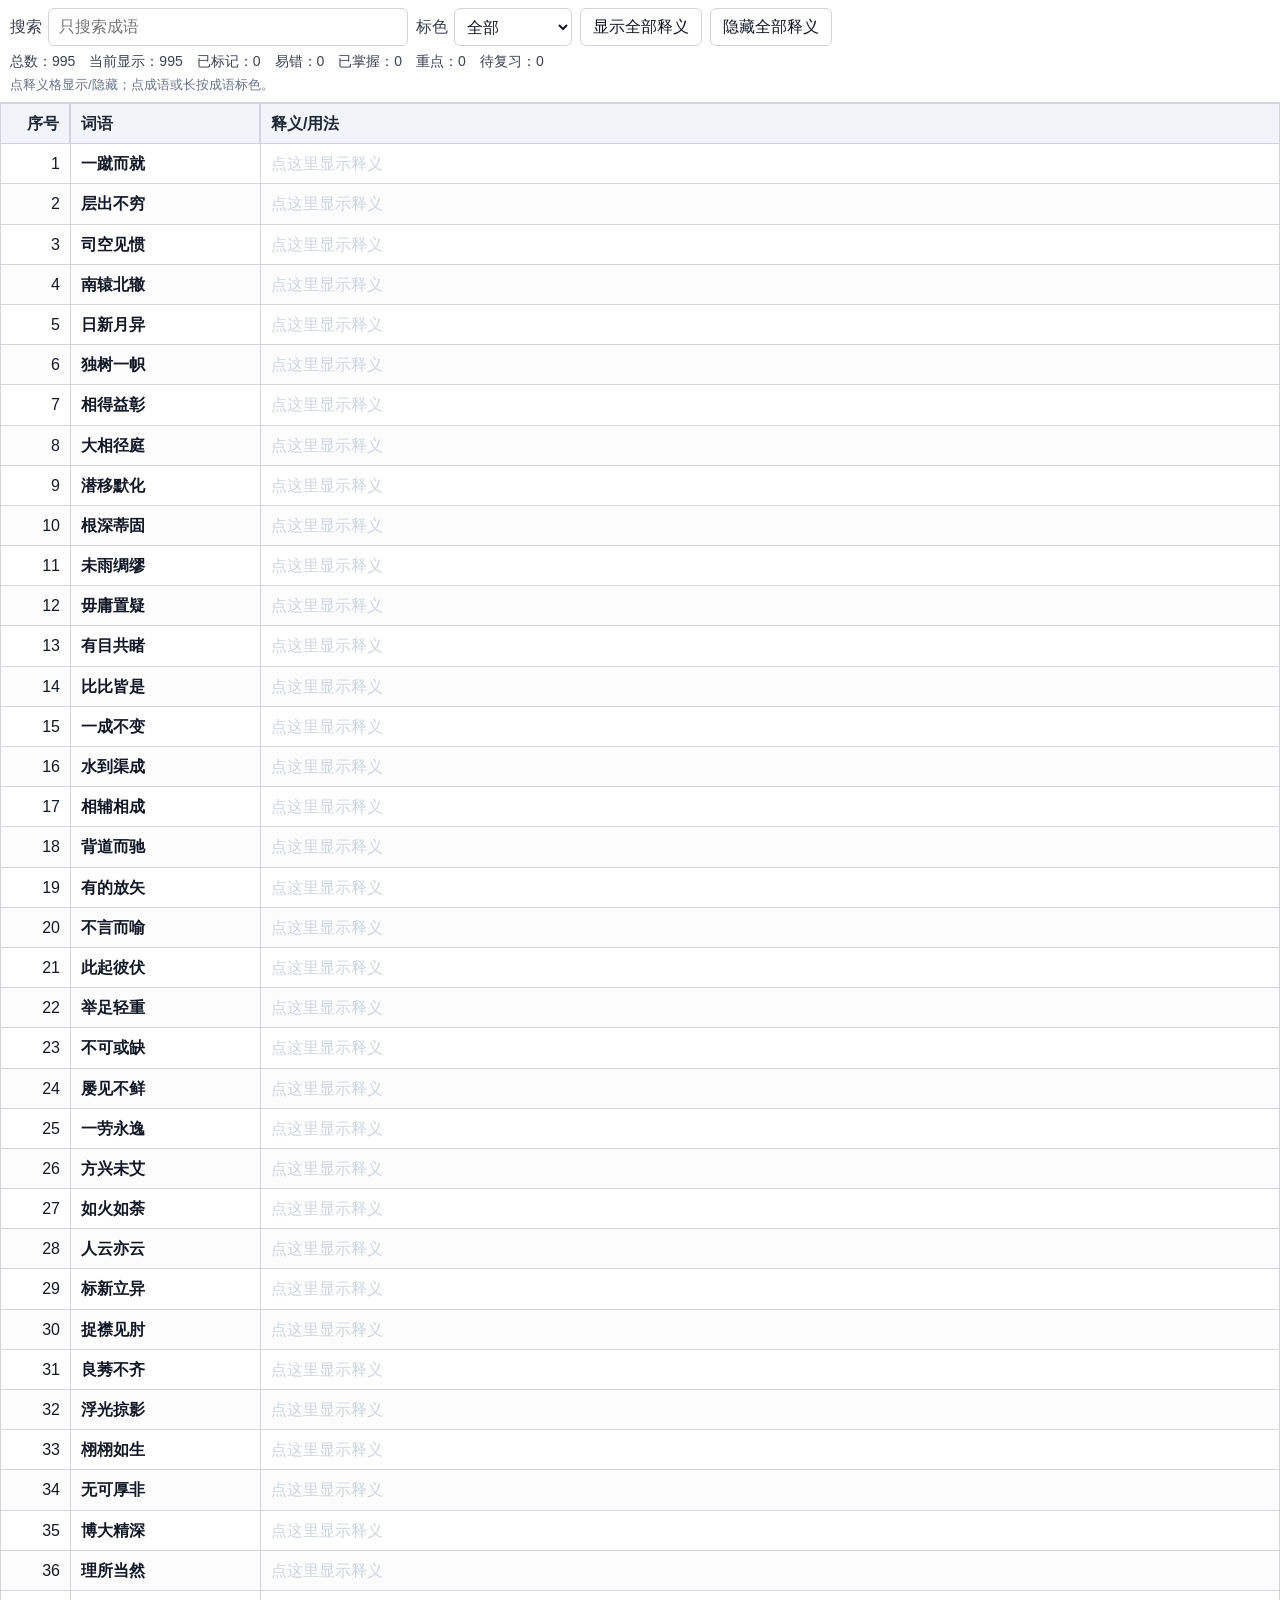
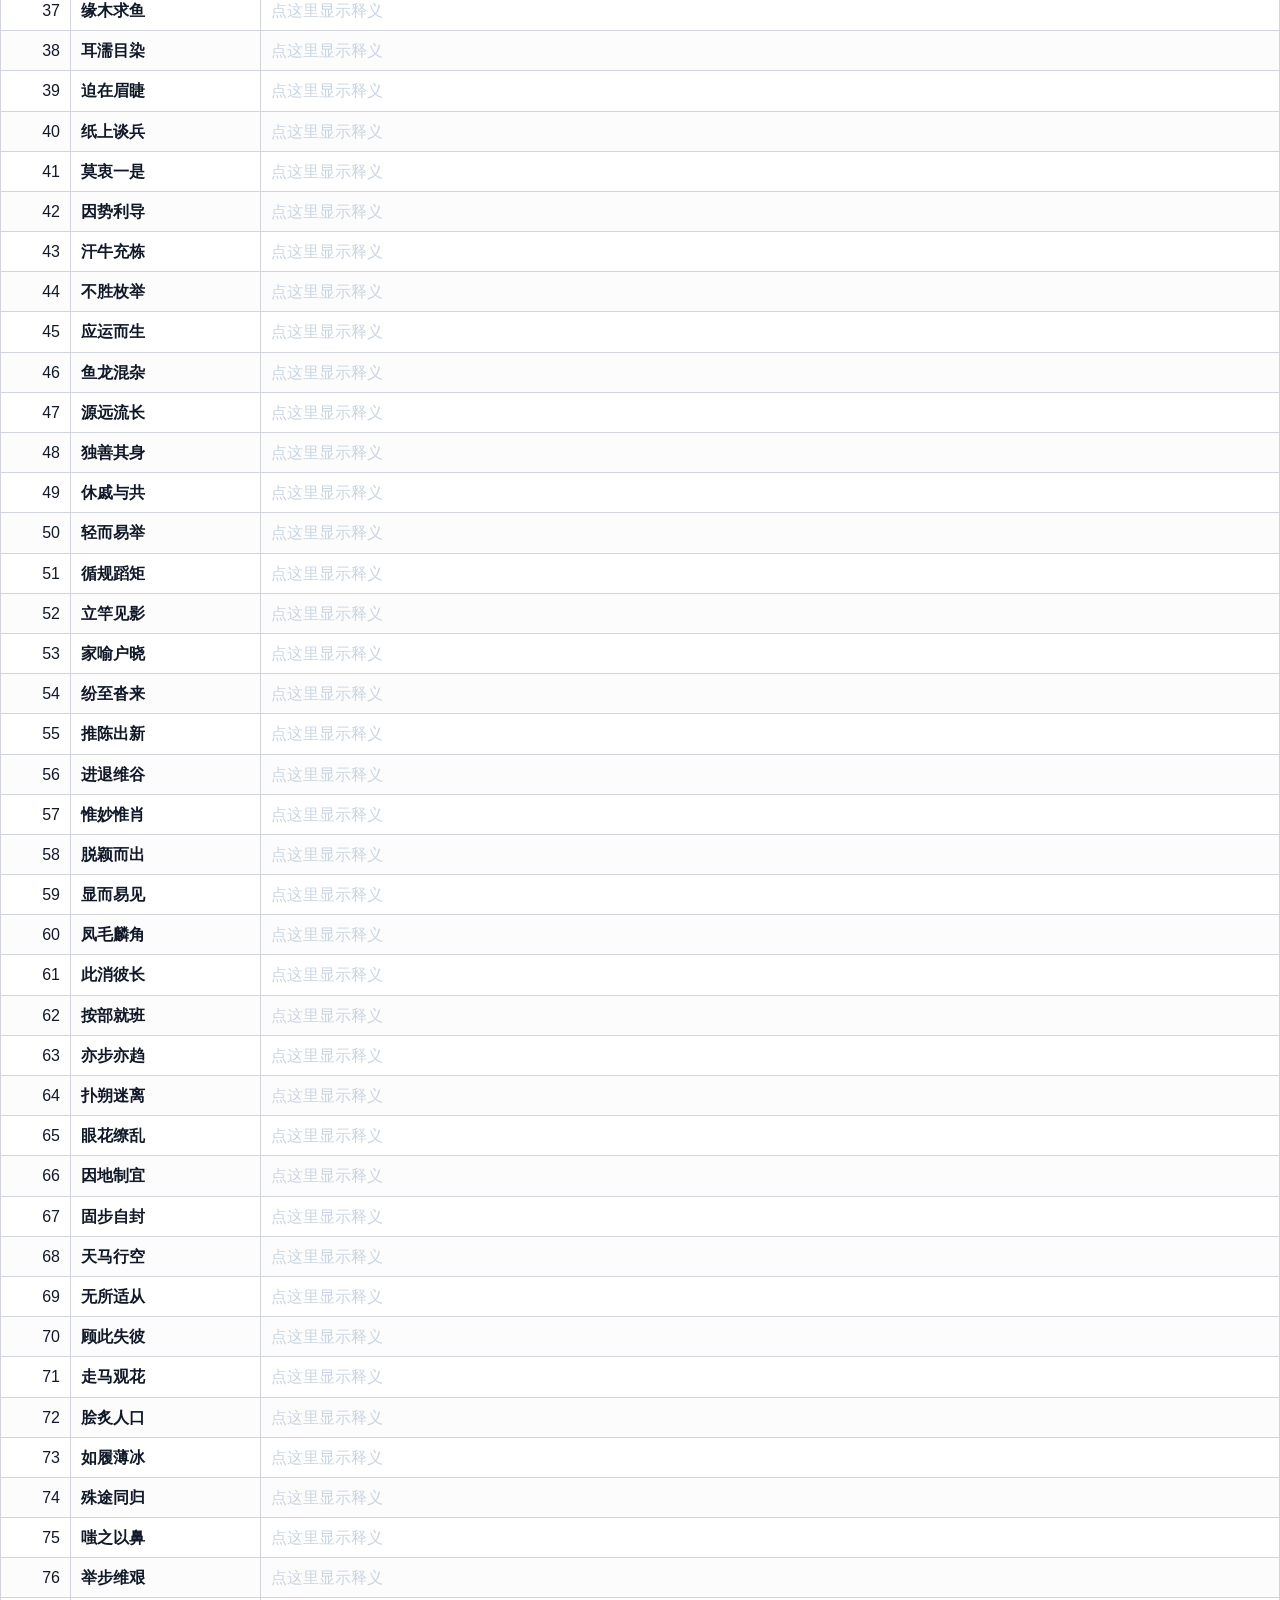
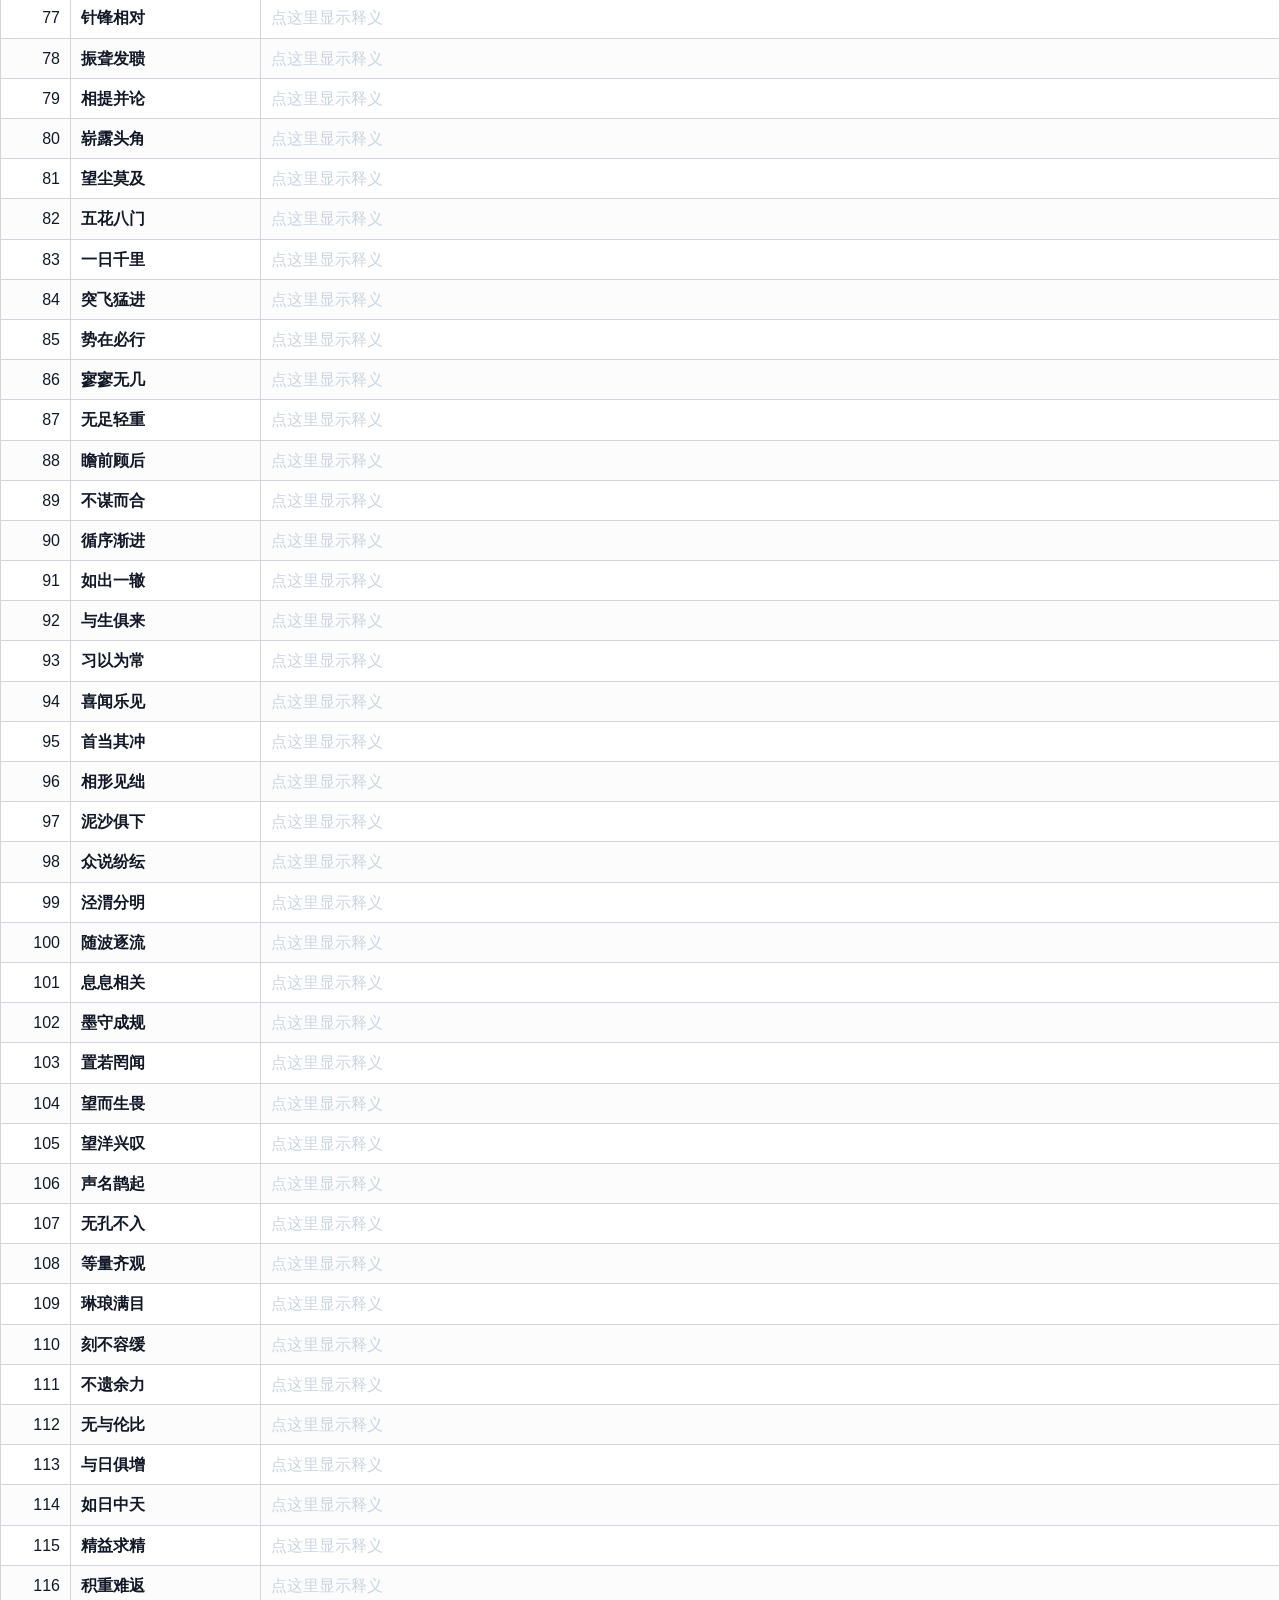
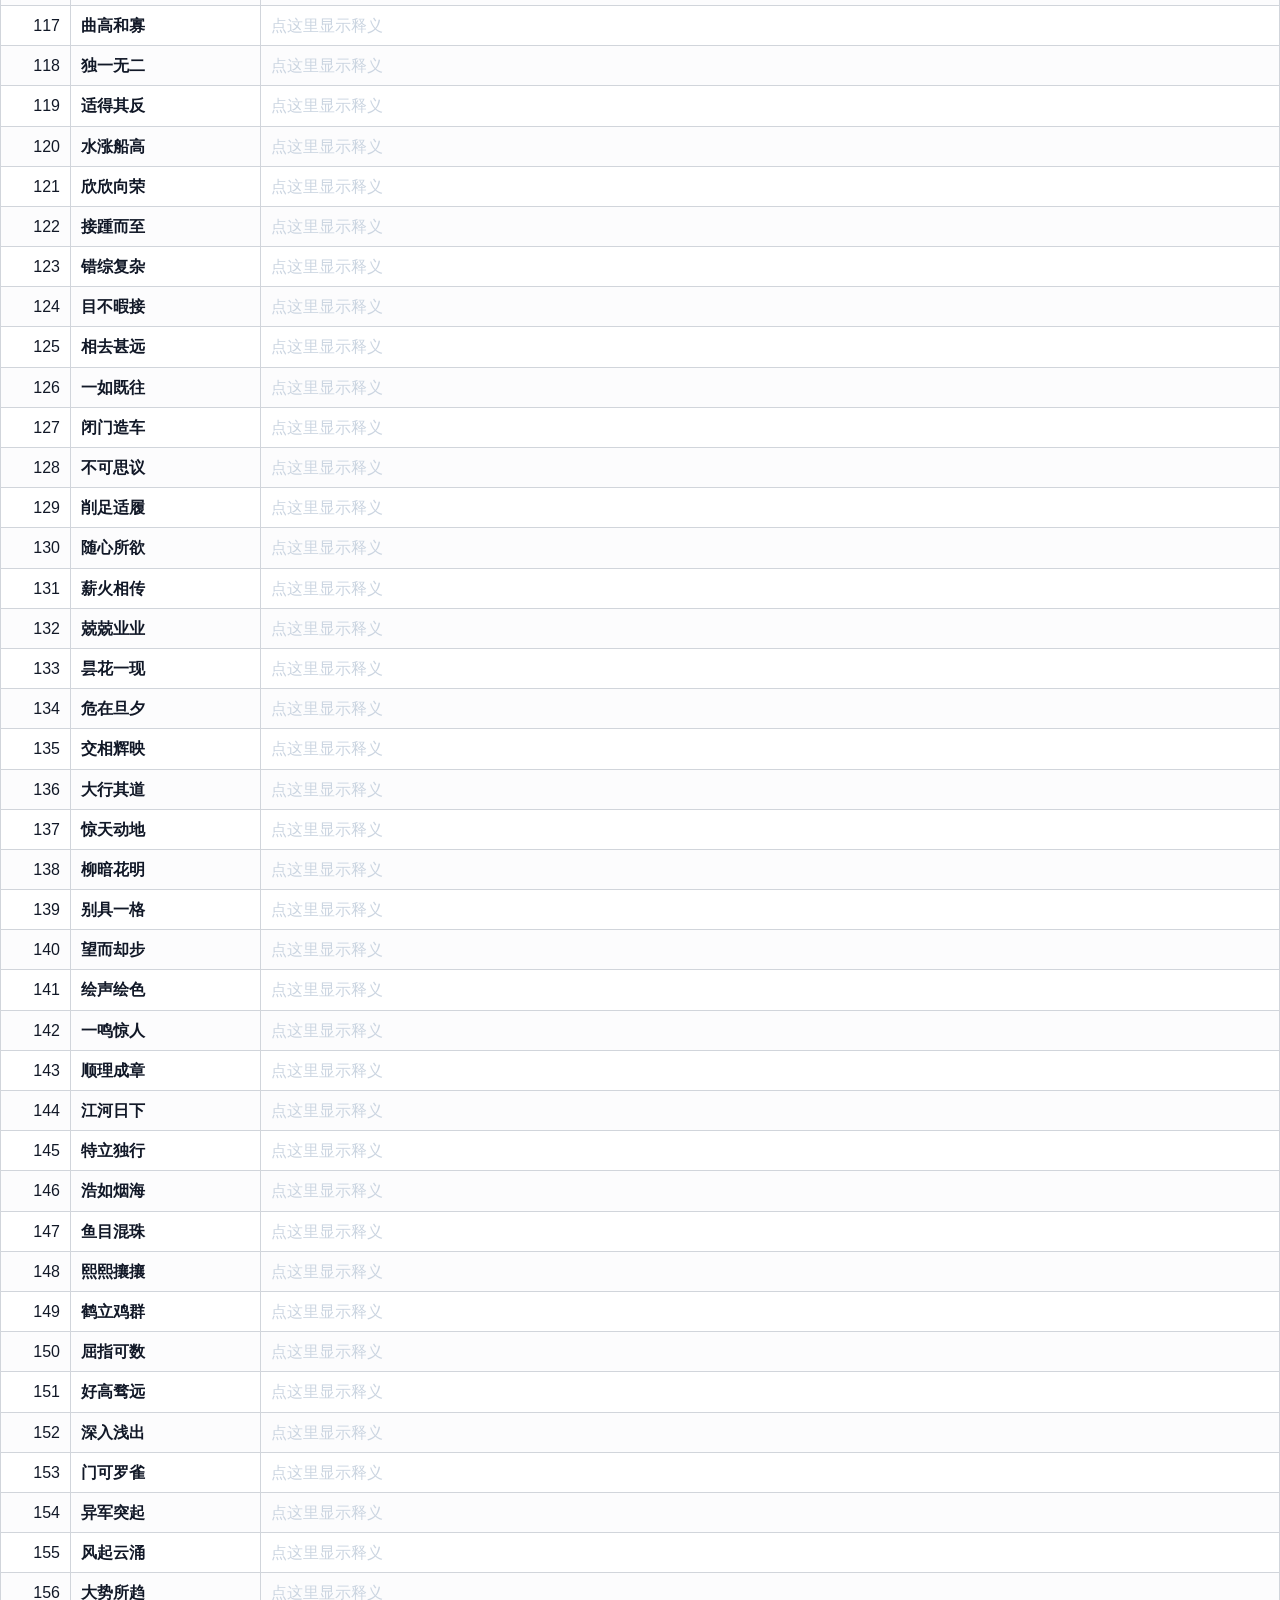
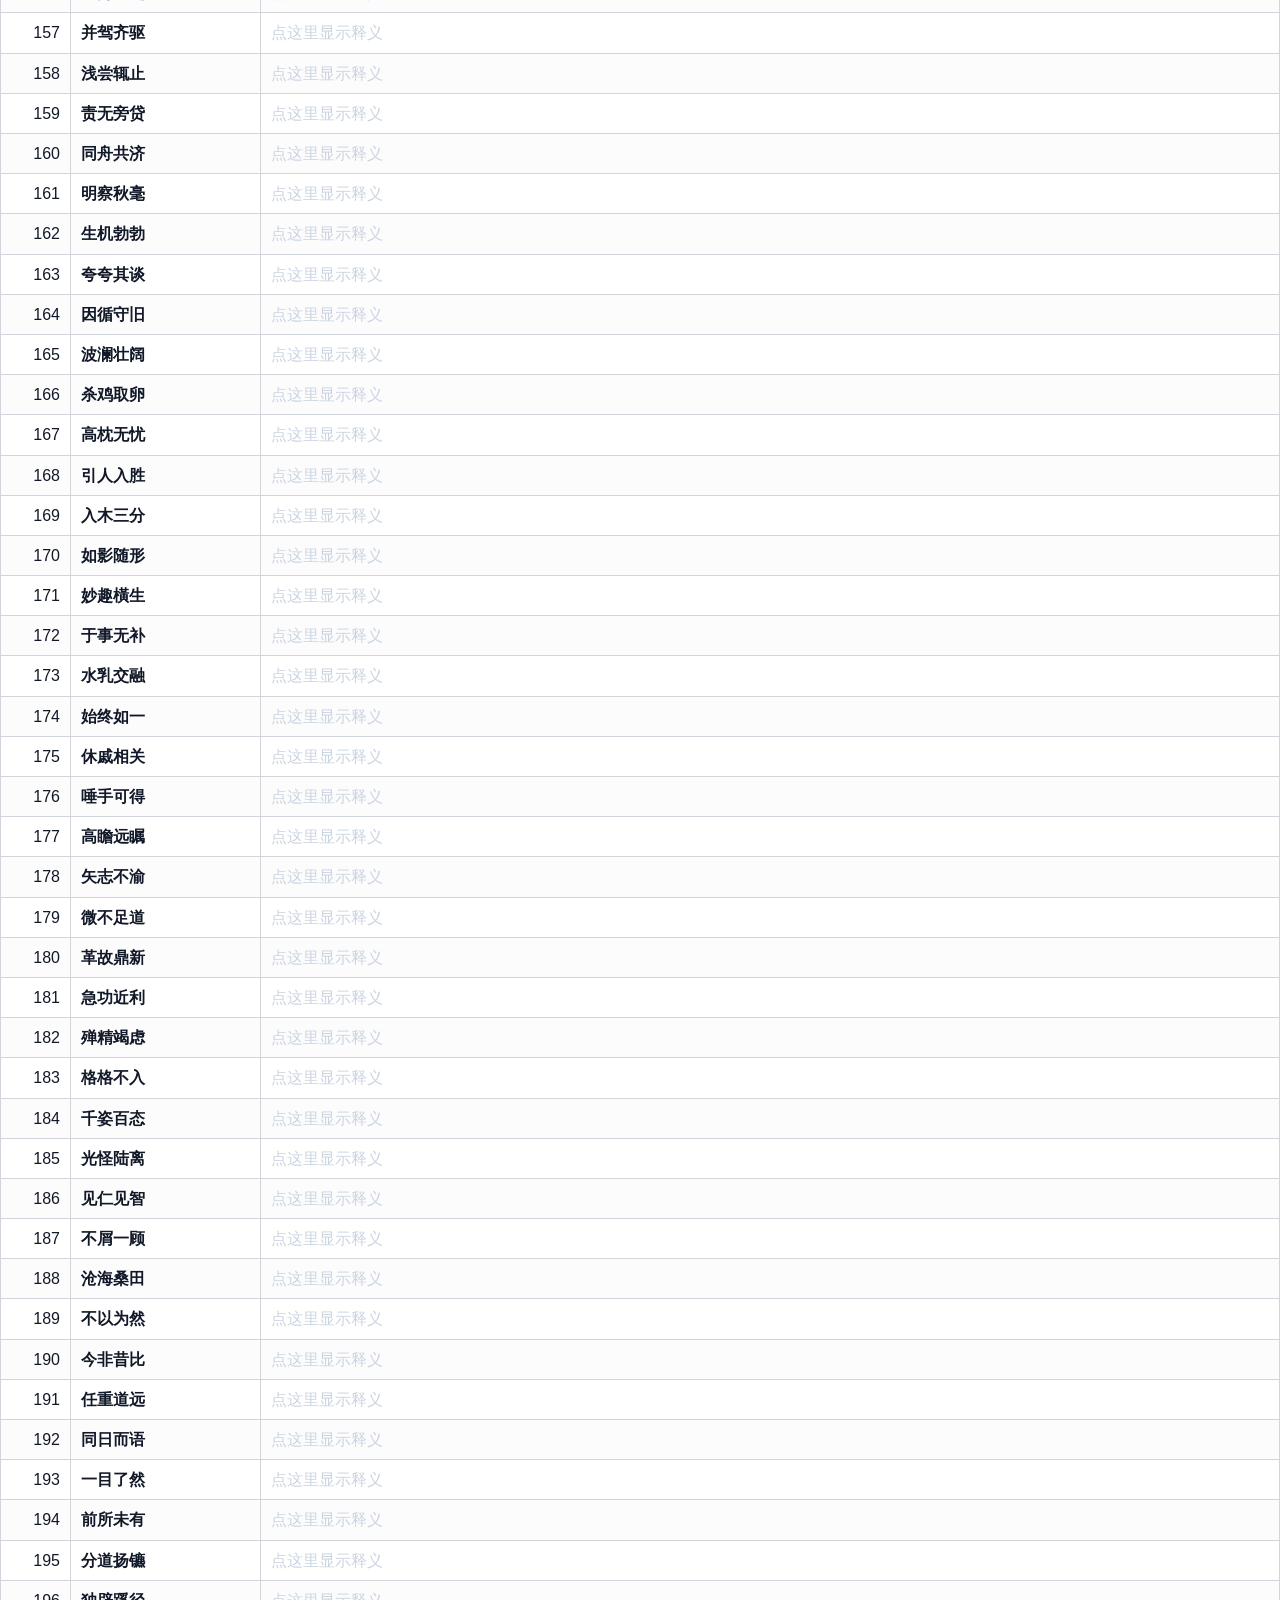
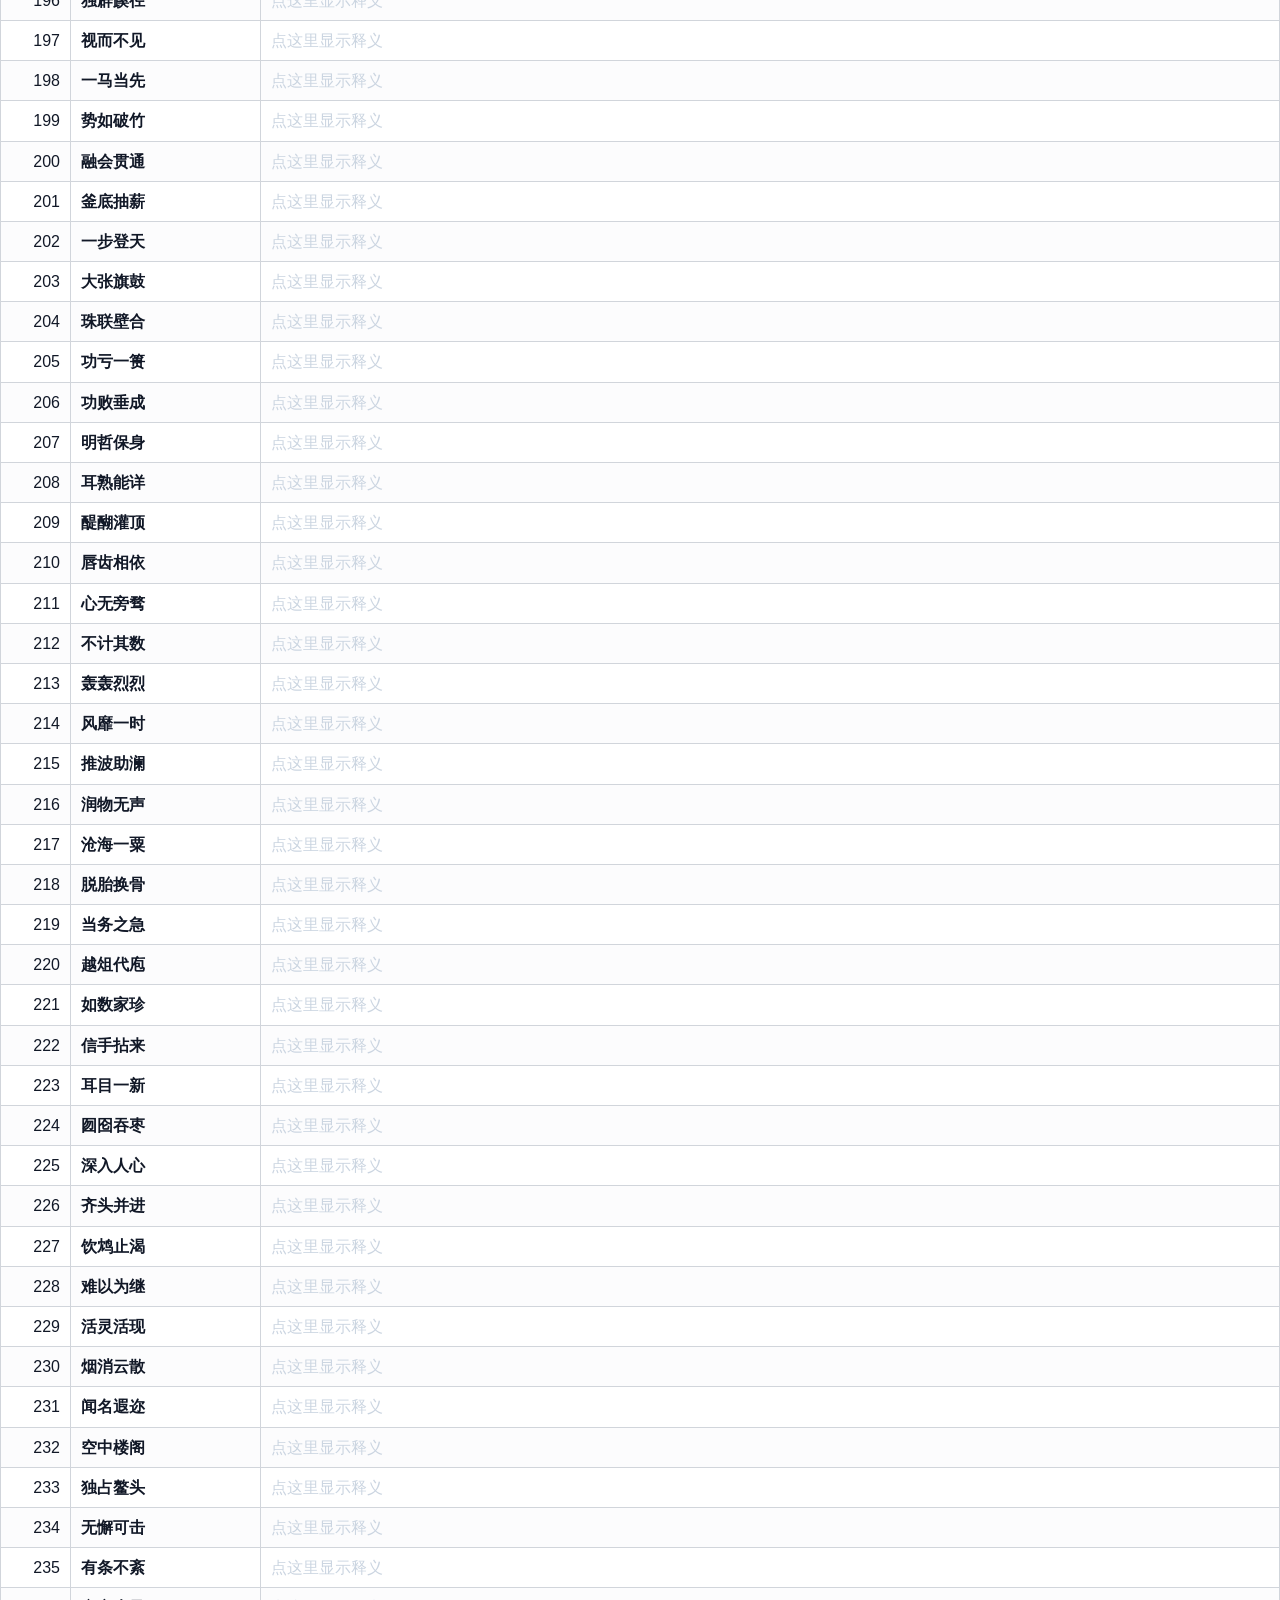
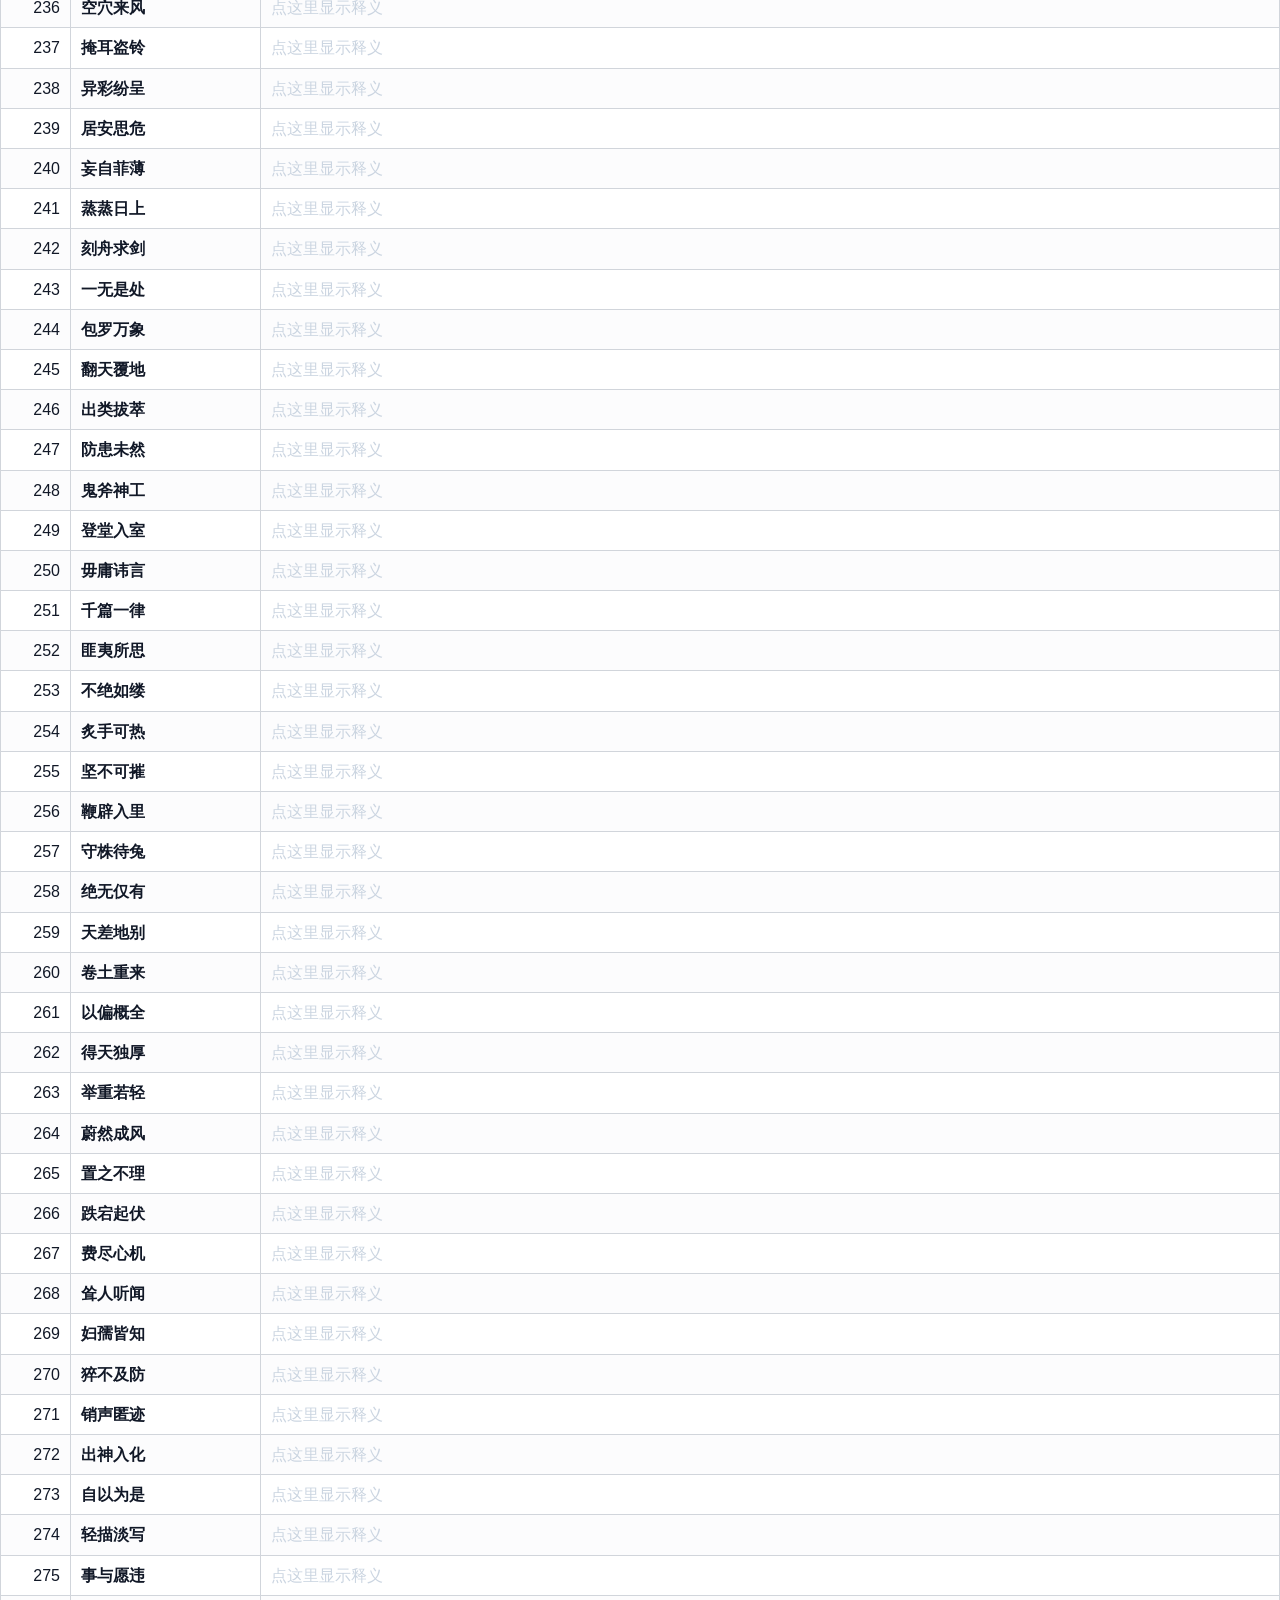
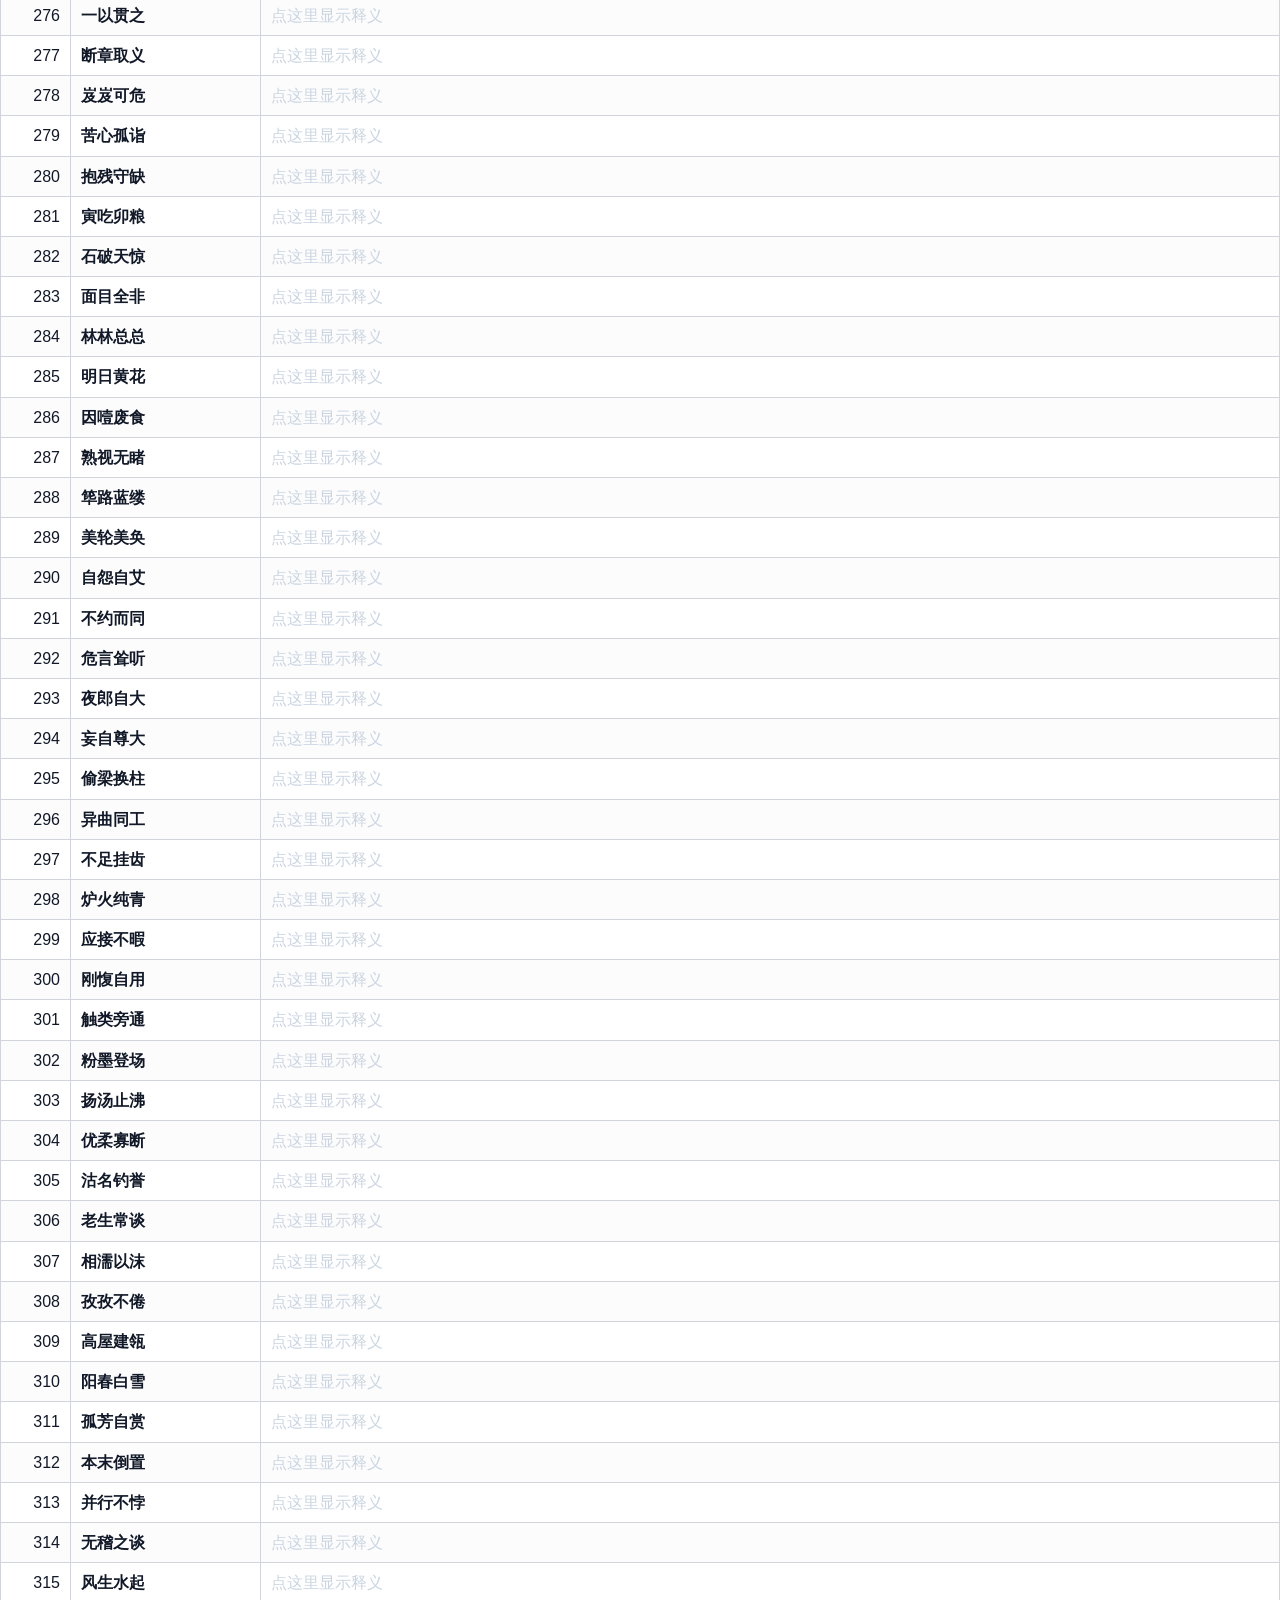
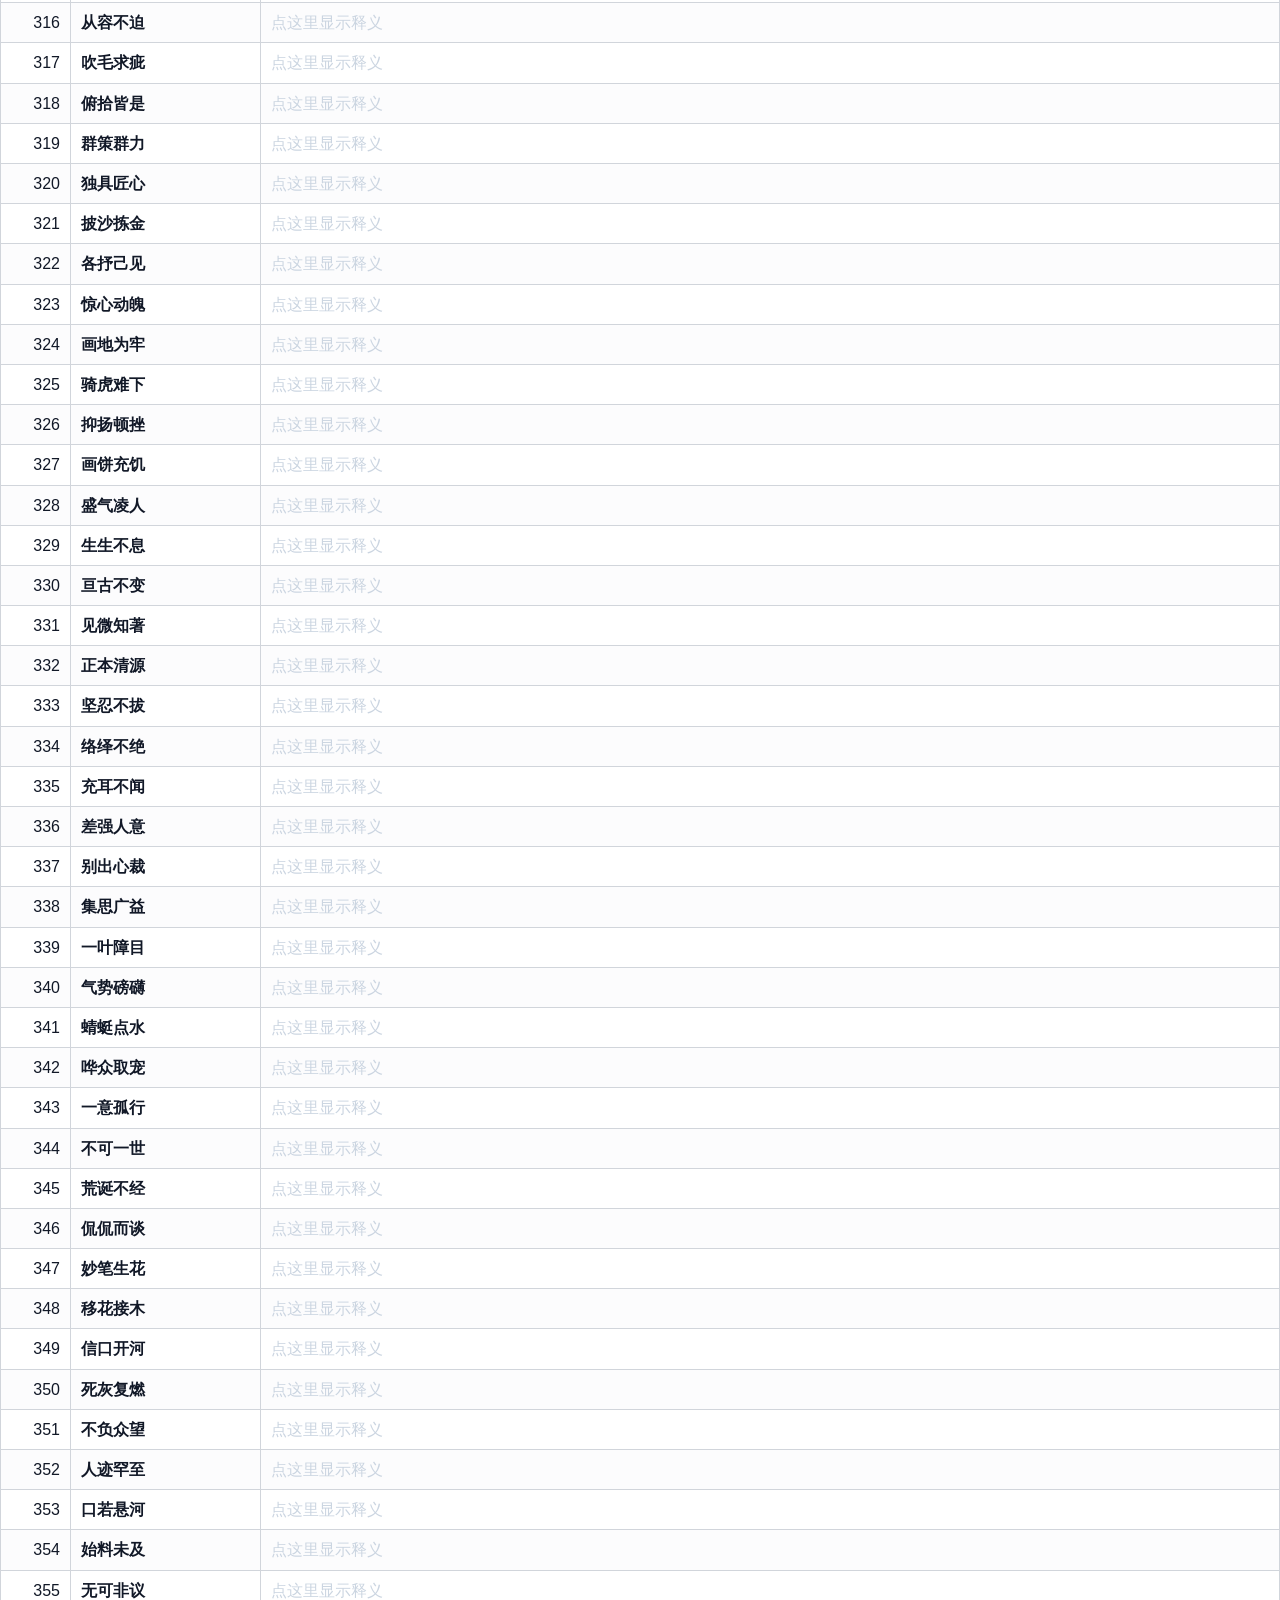
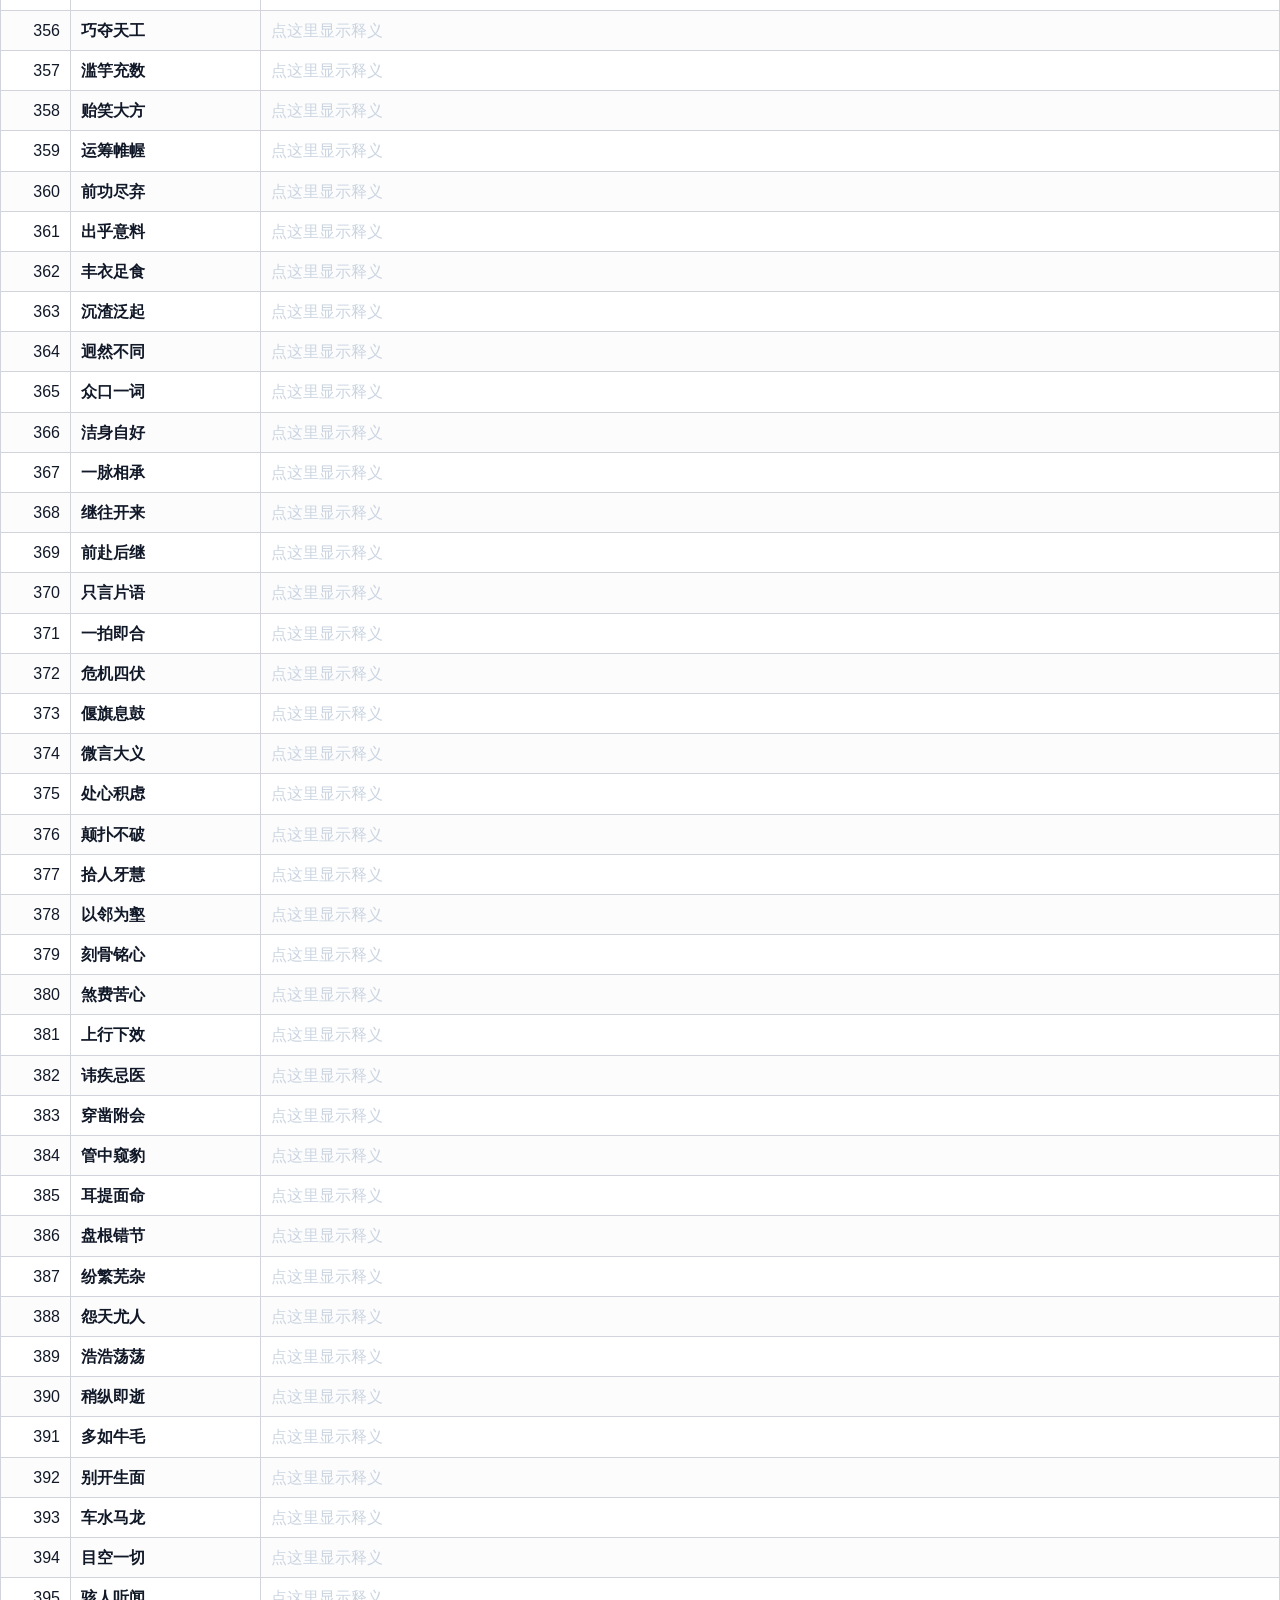
<file: index.html>
<!doctype html>
<html lang="zh-CN">
  <head>
    <meta charset="utf-8">
    <meta name="viewport" content="width=device-width, initial-scale=1, viewport-fit=cover">
    <meta http-equiv="cache-control" content="no-cache, no-store, must-revalidate">
    <meta http-equiv="pragma" content="no-cache">
    <meta http-equiv="expires" content="0">
    <meta name="apple-mobile-web-app-capable" content="yes">
    <meta name="apple-mobile-web-app-title" content="背成语">
    <meta name="format-detection" content="telephone=no">
    <title>背成语</title>
    <link rel="icon" href="data:image/svg+xml,<svg xmlns='http://www.w3.org/2000/svg' viewBox='0 0 100 100'><rect width='100' height='100' rx='24' fill='%23bfdbfe'/><text x='50' y='72' font-size='56' font-weight='bold' text-anchor='middle' fill='%23111827' font-family='system-ui, -apple-system, sans-serif'>语</text></svg>">
    <link rel="apple-touch-icon" href="data:image/svg+xml,<svg xmlns='http://www.w3.org/2000/svg' viewBox='0 0 100 100'><rect width='100' height='100' rx='24' fill='%23bfdbfe'/><text x='50' y='72' font-size='56' font-weight='bold' text-anchor='middle' fill='%23111827' font-family='system-ui, -apple-system, sans-serif'>语</text></svg>">
    <style>
      :root {
        --header-bg: #f1f5f9;
        --header-text: #1f2937;
        --border: #d1d5db;
        --hover-bg: #f8fafc;
        --text: #111827;
        --muted: #64748b;
        --yellow: #fef3c7;
        --red: #fecaca;
        --green: #bbf7d0;
        --blue: #bfdbfe;
        --toolbar-h: 0px;
      }

      * {
        box-sizing: border-box;
        -webkit-tap-highlight-color: transparent;
      }

      html {
        height: 100%;
      }

      body {
        min-height: 100%;
        margin: 0;
        color: var(--text);
        background: #ffffff;
        font-family: -apple-system, BlinkMacSystemFont, "PingFang SC", "Microsoft YaHei", Arial, sans-serif;
        font-size: 16px;
      }

      .app {
        min-width: 760px;
      }

      .toolbar {
        position: sticky;
        top: 0;
        z-index: 50;
        padding: calc(8px + env(safe-area-inset-top)) 10px 8px;
        border-bottom: 1px solid var(--border);
        background: #ffffff;
      }

      .toolbar-row {
        display: flex;
        align-items: center;
        gap: 8px;
        flex-wrap: wrap;
      }

      label {
        display: inline-flex;
        align-items: center;
        gap: 6px;
        color: #374151;
        white-space: nowrap;
      }

      input,
      select,
      button {
        min-height: 38px;
        border: 1px solid var(--border);
        background: #ffffff;
        color: #111827;
        font: inherit;
        border-radius: 6px;
      }

      input {
        width: min(50vw, 360px);
        padding: 6px 10px;
      }

      select {
        min-width: 118px;
        padding: 6px 8px;
      }

      button {
        padding: 6px 12px;
      }

      .stats {
        display: flex;
        gap: 6px 14px;
        flex-wrap: wrap;
        margin-top: 7px;
        color: #374151;
        font-size: 14px;
      }

      .tip {
        margin-top: 5px;
        color: var(--muted);
        font-size: 13px;
      }

      .table-wrap {
        width: 100%;
        overflow-x: auto;
        -webkit-overflow-scrolling: touch;
      }

      .table-head {
        display: grid;
        grid-template-columns: 70px 190px minmax(500px, 1fr);
        min-width: 760px;
        background: var(--header-bg);
        color: var(--header-text);
        font-weight: 700;
      }

      .table-head div {
        border: 1px solid var(--border);
        border-bottom: 0;
        padding: 8px 10px;
        line-height: 1.45;
      }

      .table-head div:first-child {
        text-align: right;
      }

      table {
        width: 100%;
        min-width: 760px;
        border-collapse: collapse;
        table-layout: fixed;
      }

      col.col-id {
        width: 70px;
      }

      col.col-word {
        width: 190px;
      }

      col.col-meaning {
        width: auto;
      }

      td {
        border: 1px solid var(--border);
        padding: 8px 10px;
        line-height: 1.45;
        vertical-align: top;
      }

      td:first-child {
        text-align: right;
      }

      tbody tr:nth-child(even) td {
        background: #fcfcfd;
      }

      .word-cell {
        font-weight: 650;
        user-select: none;
        -webkit-user-select: none;
      }

      .word-cell:active,
      .meaning-cell:active {
        background: #e0f2fe;
      }

      .meaning-cell {
        white-space: normal;
        cursor: pointer;
        min-height: 44px;
      }

      .meaning-cell.is-hidden {
        color: #cbd5e1;
      }

      .meaning-cell.is-hidden::before {
        content: "点这里显示释义";
      }

      .mark-yellow {
        background-color: var(--yellow) !important;
      }

      .mark-red {
        background-color: var(--red) !important;
      }

      .mark-green {
        background-color: var(--green) !important;
      }

      .mark-blue {
        background-color: var(--blue) !important;
      }

      .empty-cell,
      .loading-cell {
        height: 56px;
        text-align: center;
        color: var(--muted);
      }

      .mark-menu {
        position: fixed;
        z-index: 100;
        width: 190px;
        padding: 6px;
        border: 1px solid #94a3b8;
        border-radius: 8px;
        background: #ffffff;
        box-shadow: 0 12px 30px rgb(15 23 42 / 20%);
      }

      .mark-menu button {
        display: flex;
        align-items: center;
        gap: 8px;
        width: 100%;
        min-height: 40px;
        border: 0;
        background: transparent;
        text-align: left;
      }

      .mark-menu button:active {
        background: #f1f5f9;
      }

      .swatch {
        width: 20px;
        height: 20px;
        border: 1px solid #cbd5e1;
        border-radius: 4px;
      }

      .swatch-yellow { background: var(--yellow); }
      .swatch-red { background: var(--red); }
      .swatch-green { background: var(--green); }
      .swatch-blue { background: var(--blue); }
      .swatch-clear {
        background: #ffffff;
        background-image: linear-gradient(135deg, transparent 45%, #ef4444 46%, #ef4444 54%, transparent 55%);
      }

      @media (max-width: 820px) {
        body {
          font-size: 15px;
        }

        .app,
        table,
        .table-head {
          min-width: 700px;
        }

        input {
          width: 260px;
        }

        col.col-id {
          width: 58px;
        }

        col.col-word {
          width: 150px;
        }

        .table-head {
          grid-template-columns: 58px 150px minmax(492px, 1fr);
        }

        .table-head div,
        td {
          padding: 8px;
        }
      }
    </style>
  </head>
  <body>
    <div class="app">
      <header class="toolbar" id="toolbar">
        <div class="toolbar-row">
          <label>
            <span>搜索</span>
            <input id="searchInput" type="search" placeholder="只搜索成语" autocomplete="off">
          </label>
          <label>
            <span>标色</span>
            <select id="colorFilter">
              <option value="all">全部</option>
              <option value="yellow">重点</option>
              <option value="red">易错</option>
              <option value="green">已掌握</option>
              <option value="blue">待复习</option>
              <option value="unmarked">未标记</option>
            </select>
          </label>
          <button id="showAllBtn" type="button">显示全部释义</button>
          <button id="hideAllBtn" type="button">隐藏全部释义</button>
        </div>
        <div class="stats" id="stats"></div>
        <div class="tip">点释义格显示/隐藏；点成语或长按成语标色。</div>
      </header>

      <main class="table-wrap">
        <div class="table-head" role="row">
          <div role="columnheader">序号</div>
          <div role="columnheader">词语</div>
          <div role="columnheader">释义/用法</div>
        </div>
        <table>
          <colgroup>
            <col class="col-id">
            <col class="col-word">
            <col class="col-meaning">
          </colgroup>
          <tbody id="idiomBody">
            <tr><td colspan="3" class="loading-cell">正在读取数据...</td></tr>
          </tbody>
        </table>
      </main>
    </div>

    <nav class="mark-menu" id="markMenu" hidden>
      <button type="button" data-color="yellow"><span class="swatch swatch-yellow"></span>黄色：重点</button>
      <button type="button" data-color="red"><span class="swatch swatch-red"></span>红色：易错</button>
      <button type="button" data-color="green"><span class="swatch swatch-green"></span>绿色：已掌握</button>
      <button type="button" data-color="blue"><span class="swatch swatch-blue"></span>蓝色：待复习</button>
      <button type="button" data-color="clear"><span class="swatch swatch-clear"></span>清除颜色</button>
    </nav>

    <script>
      window.IDIOMS_DATA = [
  {
    "id": 1,
    "word": "一蹴而就",
    "meaning": "比喻事情轻而易举，一下子就成功。通常用于否定句。"
  },
  {
    "id": 2,
    "word": "层出不穷",
    "meaning": "接连不断地出现，没有穷尽。"
  },
  {
    "id": 3,
    "word": "司空见惯",
    "meaning": "指某事物十分常见，不足为奇。"
  },
  {
    "id": 4,
    "word": "南辕北辙",
    "meaning": "比喻行动和目的正好相反。"
  },
  {
    "id": 5,
    "word": "日新月异",
    "meaning": "每天都在更新，每月都有变化。指发展或进步迅速，不断出现新事物、新气象。"
  },
  {
    "id": 6,
    "word": "独树一帜",
    "meaning": "比喻独特新奇，自成一家。"
  },
  {
    "id": 7,
    "word": "相得益彰",
    "meaning": "指两个人或两件事物互相配合，双方的能力和作用更能显示出来。褒义词。"
  },
  {
    "id": 8,
    "word": "大相径庭",
    "meaning": "比喻相差很远，大不相同。"
  },
  {
    "id": 9,
    "word": "潜移默化",
    "meaning": "指人的思想或性格不知不觉受到感染、影响而发生了变化。"
  },
  {
    "id": 10,
    "word": "根深蒂固",
    "meaning": "比喻基础深厚，不容易动摇。中性词。"
  },
  {
    "id": 11,
    "word": "未雨绸缪",
    "meaning": "天还没有下雨，先把门窗绑牢。比喻事先做好准备工作。"
  },
  {
    "id": 12,
    "word": "毋庸置疑",
    "meaning": "事实明显或理由充分，不必怀疑。"
  },
  {
    "id": 13,
    "word": "有目共睹",
    "meaning": "形容事物非常明显。"
  },
  {
    "id": 14,
    "word": "比比皆是",
    "meaning": "到处都是，形容极其常见。"
  },
  {
    "id": 15,
    "word": "一成不变",
    "meaning": "一经形成，不再改变。一般用于否定句，极少用于肯定句。"
  },
  {
    "id": 16,
    "word": "水到渠成",
    "meaning": "比喻有条件之后，事情自然会成功，即功到自然成。和“瓜熟蒂落”相近。"
  },
  {
    "id": 17,
    "word": "相辅相成",
    "meaning": "指两件事物互相配合，互相辅助，缺一不可。"
  },
  {
    "id": 18,
    "word": "背道而驰",
    "meaning": "朝相反的方向跑去，比喻彼此的方向和目的完全相反（背离道义或正确的目标，多指行为悖谬）。"
  },
  {
    "id": 19,
    "word": "有的放矢",
    "meaning": "比喻说话或做事有明确的目的，有针对性。"
  },
  {
    "id": 20,
    "word": "不言而喻",
    "meaning": "不用说话就能明白。形容道理很明显。"
  },
  {
    "id": 21,
    "word": "此起彼伏",
    "meaning": "这里起来，那里下去。表示频繁地出现或产生。"
  },
  {
    "id": 22,
    "word": "举足轻重",
    "meaning": "比喻所处地位重要，一举一动都会影响全局。"
  },
  {
    "id": 23,
    "word": "不可或缺",
    "meaning": "表示非常重要，不能有一点点的缺失，不能少一点。或：稍微。"
  },
  {
    "id": 24,
    "word": "屡见不鲜",
    "meaning": "常常见到，并不新奇。通常指不好的现象。"
  },
  {
    "id": 25,
    "word": "一劳永逸",
    "meaning": "辛苦一次，把事情办好，以后就可以不再费力了。"
  },
  {
    "id": 26,
    "word": "方兴未艾",
    "meaning": "多形容新生事物正在蓬勃发展，一时不会终止。"
  },
  {
    "id": 27,
    "word": "如火如荼",
    "meaning": "形容大规模的行动气势旺盛，气氛热烈。"
  },
  {
    "id": 28,
    "word": "人云亦云",
    "meaning": "人家怎么说，自己也跟着怎么说。指没有主见，只会随声附和。"
  },
  {
    "id": 29,
    "word": "标新立异",
    "meaning": "形容故意与众不同以显示自己。贬义。"
  },
  {
    "id": 30,
    "word": "捉襟见肘",
    "meaning": "比喻顾此失彼，穷于应付。"
  },
  {
    "id": 31,
    "word": "良莠不齐",
    "meaning": "好人坏人都有，混在一起。有时也可用来指商品质量参差不齐。"
  },
  {
    "id": 32,
    "word": "浮光掠影",
    "meaning": "比喻观察不细致，学习不深入，印象不深刻。"
  },
  {
    "id": 33,
    "word": "栩栩如生",
    "meaning": "指艺术形象非常逼真，如同活的一样。"
  },
  {
    "id": 34,
    "word": "无可厚非",
    "meaning": "不能过分责备。指说话做事虽有缺点，但还有可取之处，应予谅解。"
  },
  {
    "id": 35,
    "word": "博大精深",
    "meaning": "(思想、学说等)广博高深。"
  },
  {
    "id": 36,
    "word": "理所当然",
    "meaning": "按道理应当这样。"
  },
  {
    "id": 37,
    "word": "缘木求鱼",
    "meaning": "比喻方向或办法不对头，不可能达到目的。"
  },
  {
    "id": 38,
    "word": "耳濡目染",
    "meaning": "耳朵经常听到，眼睛经常看到，不知不觉地受到影响。"
  },
  {
    "id": 39,
    "word": "迫在眉睫",
    "meaning": "形容事情已到眼前，情势十分紧迫。"
  },
  {
    "id": 40,
    "word": "纸上谈兵",
    "meaning": "比喻只凭书本知识空发议论，不能解决实际问题。"
  },
  {
    "id": 41,
    "word": "莫衷一是",
    "meaning": "不能决定哪个是对的。形容意见分歧，没有一致的看法。"
  },
  {
    "id": 42,
    "word": "因势利导",
    "meaning": "顺着事情发展的趋势，向有利于实现目的的方向加以引导。"
  },
  {
    "id": 43,
    "word": "汗牛充栋",
    "meaning": "书很多，尤其指藏书多，也可以指著作多。"
  },
  {
    "id": 44,
    "word": "不胜枚举",
    "meaning": "不能一个个地列举出来。形容数量很多。"
  },
  {
    "id": 45,
    "word": "应运而生",
    "meaning": "现指适应时机而产生。"
  },
  {
    "id": 46,
    "word": "鱼龙混杂",
    "meaning": "比喻坏人和好人混在一起。"
  },
  {
    "id": 47,
    "word": "源远流长",
    "meaning": "指源头很远，水流很长，比喻历史悠久。"
  },
  {
    "id": 48,
    "word": "独善其身",
    "meaning": "指在污浊的环境中能不受干扰地坚持自己的美好品格。现在也指缺乏集体精神。"
  },
  {
    "id": 49,
    "word": "休戚与共",
    "meaning": "形容关系密切，祸福相连、利害相关。"
  },
  {
    "id": 50,
    "word": "轻而易举",
    "meaning": "形容事情容易做，不费力，省事。强调做起来轻松，搭配对象为事情。"
  },
  {
    "id": 51,
    "word": "循规蹈矩",
    "meaning": "指遵守规矩，不敢违反。拘守旧准则，不敢稍做变动。中性词，现多有贬义用法。"
  },
  {
    "id": 52,
    "word": "立竿见影",
    "meaning": "把竹竿立在太阳光下，立刻就看到影子。比喻收效迅速。"
  },
  {
    "id": 53,
    "word": "家喻户晓",
    "meaning": "家家户户都知道，形容事物名气大、广为流传，人所共知。"
  },
  {
    "id": 54,
    "word": "纷至沓来",
    "meaning": "形容接连不断的到来。有方向性，多用来指人、信件、消息等。"
  },
  {
    "id": 55,
    "word": "推陈出新",
    "meaning": "对旧的文化进行批判地继承，剔除其糟粕，吸取其精华，创造出新的文化。"
  },
  {
    "id": 56,
    "word": "进退维谷",
    "meaning": "无论是进还是退，都是处在困境之中。形容进退两难。"
  },
  {
    "id": 57,
    "word": "惟妙惟肖",
    "meaning": "描写或模仿的非常逼真。"
  },
  {
    "id": 58,
    "word": "脱颖而出",
    "meaning": "比喻人的才能全部显示出来。"
  },
  {
    "id": 59,
    "word": "显而易见",
    "meaning": "事情或道理很明显，极容易看清楚。"
  },
  {
    "id": 60,
    "word": "凤毛麟角",
    "meaning": "比喻珍贵而稀少的人或物。修饰人时，强调突出、优秀、拔尖。"
  },
  {
    "id": 61,
    "word": "此消彼长",
    "meaning": "这个下降，那个上升。"
  },
  {
    "id": 62,
    "word": "按部就班",
    "meaning": "按照一定的步骤，也指按老规矩办事。缺乏创新精神。带贬义色彩，但有中性用法。"
  },
  {
    "id": 63,
    "word": "亦步亦趋",
    "meaning": "比喻由于缺乏主张，或为了讨好，事事模仿或追随别人。贬义词。"
  },
  {
    "id": 64,
    "word": "扑朔迷离",
    "meaning": "形容事物错综复杂，不容易看清真相。"
  },
  {
    "id": 65,
    "word": "眼花缭乱",
    "meaning": "形容眼睛看见复杂纷繁的东西而感到迷乱，也比喻事物复杂，无法辨清。"
  },
  {
    "id": 66,
    "word": "因地制宜",
    "meaning": "根据当地的实际情况，制定适当的措施。"
  },
  {
    "id": 67,
    "word": "固步自封",
    "meaning": "比喻守着老一套，不求进步。"
  },
  {
    "id": 68,
    "word": "天马行空",
    "meaning": "比喻气势豪放，不受拘束(多用在评价写作、绘画和书法等方面)；也形容才华横溢或言论空泛。"
  },
  {
    "id": 69,
    "word": "无所适从",
    "meaning": "指不知怎么办才好。"
  },
  {
    "id": 70,
    "word": "顾此失彼",
    "meaning": "顾了这个，丢了那个。形容照顾不过来。"
  },
  {
    "id": 71,
    "word": "走马观花",
    "meaning": "指大略地观察一下。多用以比喻匆忙、粗浅地了解事物。"
  },
  {
    "id": 72,
    "word": "脍炙人口",
    "meaning": "比喻好的诗文受到人们的称赞和传颂。"
  },
  {
    "id": 73,
    "word": "如履薄冰",
    "meaning": "比喻行事极为谨慎，存有戒心。"
  },
  {
    "id": 74,
    "word": "殊途同归",
    "meaning": "比喻采取不同的方法而得到相同的结果。"
  },
  {
    "id": 75,
    "word": "嗤之以鼻",
    "meaning": "用鼻子吭声冷笑。表示轻蔑。"
  },
  {
    "id": 76,
    "word": "举步维艰",
    "meaning": "形容处境或行动十分艰难。"
  },
  {
    "id": 77,
    "word": "针锋相对",
    "meaning": "比喻双方在策略、论点及行动方式等方面尖锐对立。"
  },
  {
    "id": 78,
    "word": "振聋发聩",
    "meaning": "比喻用语言文字唤醒糊涂麻木的人，使他们清醒过来。褒义。"
  },
  {
    "id": 79,
    "word": "相提并论",
    "meaning": "把不同的人或不同的事放在一起谈论或看待。"
  },
  {
    "id": 80,
    "word": "崭露头角",
    "meaning": "比喻突出地显露出才能和本领(多指青少年)。"
  },
  {
    "id": 81,
    "word": "望尘莫及",
    "meaning": "比喻远远落后。多用于表示对人钦佩的自谦语。"
  },
  {
    "id": 82,
    "word": "五花八门",
    "meaning": "比喻事物变化多端或花样繁多。"
  },
  {
    "id": 83,
    "word": "一日千里",
    "meaning": "比喻事物进展极快（进步或发展极快）。"
  },
  {
    "id": 84,
    "word": "突飞猛进",
    "meaning": "形容进步和发展特别迅速。"
  },
  {
    "id": 85,
    "word": "势在必行",
    "meaning": "指某事根据事物的发展趋势必须做。"
  },
  {
    "id": 86,
    "word": "寥寥无几",
    "meaning": "寥寥：形容数量少。非常稀少，没有几个。"
  },
  {
    "id": 87,
    "word": "无足轻重",
    "meaning": "指无关紧要。"
  },
  {
    "id": 88,
    "word": "瞻前顾后",
    "meaning": "看看前面再看看后面。形容做事谨慎，考虑周密。"
  },
  {
    "id": 89,
    "word": "不谋而合",
    "meaning": "指事先没有商量过，意见或行动却完全一致。"
  },
  {
    "id": 90,
    "word": "循序渐进",
    "meaning": "按照一定的步骤逐渐深入或提高(指学习或工作)。"
  },
  {
    "id": 91,
    "word": "如出一辙",
    "meaning": "比喻两件事情非常相似。"
  },
  {
    "id": 92,
    "word": "与生俱来",
    "meaning": "个人的特别、不可替代性，一生下来就是如此。"
  },
  {
    "id": 93,
    "word": "习以为常",
    "meaning": "指某种事情经常去做，或某种现象经常看到，也就觉得很平常了。"
  },
  {
    "id": 94,
    "word": "喜闻乐见",
    "meaning": "喜欢听，乐意看。指事物很受欢迎。"
  },
  {
    "id": 95,
    "word": "首当其冲",
    "meaning": "比喻最先受到攻击或遭到灾难。不是“冲在最前面”的意思。"
  },
  {
    "id": 96,
    "word": "相形见绌",
    "meaning": "跟另一人或事物比较之后，显出了不足。"
  },
  {
    "id": 97,
    "word": "泥沙俱下",
    "meaning": "比喻好人和坏人混杂在一起，或者好的事物和坏的事物一起来到。"
  },
  {
    "id": 98,
    "word": "众说纷纭",
    "meaning": "人多嘴杂，各有各的说法，议论纷纷。"
  },
  {
    "id": 99,
    "word": "泾渭分明",
    "meaning": "比喻界限清楚或是非分明。"
  },
  {
    "id": 100,
    "word": "随波逐流",
    "meaning": "比喻没有坚定的立场，没有主见，盲目地随着别人行动（随大流）。"
  },
  {
    "id": 101,
    "word": "息息相关",
    "meaning": "形容彼此的关系非常密切。"
  },
  {
    "id": 102,
    "word": "墨守成规",
    "meaning": "指固执旧法，一成不变。贬义词。"
  },
  {
    "id": 103,
    "word": "置若罔闻",
    "meaning": "放在一边，好像没有听见似的。指不予理睬。"
  },
  {
    "id": 104,
    "word": "望而生畏",
    "meaning": "表示看见了就害怕。"
  },
  {
    "id": 105,
    "word": "望洋兴叹",
    "meaning": "原指在伟大事物面前感叹自己的渺小，现多比喻做事时因力不胜任而感到无可奈何。"
  },
  {
    "id": 106,
    "word": "声名鹊起",
    "meaning": "名声突然大振，知名度迅速提高。强调从不出名到出名这一过程。"
  },
  {
    "id": 107,
    "word": "无孔不入",
    "meaning": "有空子就钻。比喻利用一切机会进行活动(含贬义)。"
  },
  {
    "id": 108,
    "word": "等量齐观",
    "meaning": "指对有差别的事物同等看待。一般用作否定句。"
  },
  {
    "id": 109,
    "word": "琳琅满目",
    "meaning": "满眼都是珍贵的东西，形容美好的事物很多，如书籍、工艺品很多。"
  },
  {
    "id": 110,
    "word": "刻不容缓",
    "meaning": "指形势紧迫，一刻也不允许拖延。含贬义，也可用作中性词。"
  },
  {
    "id": 111,
    "word": "不遗余力",
    "meaning": "指毫无保留地使出全部力量。"
  },
  {
    "id": 112,
    "word": "无与伦比",
    "meaning": "指事物非常完美，没有能跟它相比的。"
  },
  {
    "id": 113,
    "word": "与日俱增",
    "meaning": "随着时间的推移不断增加、增多。"
  },
  {
    "id": 114,
    "word": "如日中天",
    "meaning": "比喻事物正发展到十分兴盛的阶段。"
  },
  {
    "id": 115,
    "word": "精益求精",
    "meaning": "(学术、技术、作品、产品等)好了还求更好。"
  },
  {
    "id": 116,
    "word": "积重难返",
    "meaning": "经过长时间形成的思想作风或习惯，很难改变。贬义词。"
  },
  {
    "id": 117,
    "word": "曲高和寡",
    "meaning": "比喻言论或作品不通俗，能了解的人很少。"
  },
  {
    "id": 118,
    "word": "独一无二",
    "meaning": "没有相同的或没有可以相比的。"
  },
  {
    "id": 119,
    "word": "适得其反",
    "meaning": "恰恰得到与预期相反的结果。"
  },
  {
    "id": 120,
    "word": "水涨船高",
    "meaning": "也作水长船高。比喻事物随着它所凭借的基础的提高而提高。"
  },
  {
    "id": 121,
    "word": "欣欣向荣",
    "meaning": "比喻事业蓬勃发展，兴旺昌盛（形容草木长势繁盛）。"
  },
  {
    "id": 122,
    "word": "接踵而至",
    "meaning": "指人们前脚跟着后脚，接连不断地来。形容来者很多，络绎不绝。"
  },
  {
    "id": 123,
    "word": "错综复杂",
    "meaning": "形容头绪多，情况复杂（许多东西交叉牵连，情况多而杂）。"
  },
  {
    "id": 124,
    "word": "目不暇接",
    "meaning": "指东西多，眼睛都看不过来。"
  },
  {
    "id": 125,
    "word": "相去甚远",
    "meaning": "互相之间存在很大差异和距离。"
  },
  {
    "id": 126,
    "word": "一如既往",
    "meaning": "指态度没有变化，完全象从前一样。"
  },
  {
    "id": 127,
    "word": "闭门造车",
    "meaning": "比喻做事不考虑实际情况，只凭主观，自作主张。贬义。"
  },
  {
    "id": 128,
    "word": "不可思议",
    "meaning": "原有神秘奥妙的意思，现多指无法想象，难以理解。一般是褒义词。"
  },
  {
    "id": 129,
    "word": "削足适履",
    "meaning": "比喻不合理的牵就凑合或不顾具体条件，生搬硬套。"
  },
  {
    "id": 130,
    "word": "随心所欲",
    "meaning": "随着自己的意思，想要干什么就干什么。中性词。"
  },
  {
    "id": 131,
    "word": "薪火相传",
    "meaning": "比喻学问和技艺代代相传。"
  },
  {
    "id": 132,
    "word": "兢兢业业",
    "meaning": "形容做事谨慎、勤恳。"
  },
  {
    "id": 133,
    "word": "昙花一现",
    "meaning": "比喻美好的事物或景象出现了一下，很快就消失。"
  },
  {
    "id": 134,
    "word": "危在旦夕",
    "meaning": "形容危险就在眼前。"
  },
  {
    "id": 135,
    "word": "交相辉映",
    "meaning": "各种光亮、色彩等互相映照。"
  },
  {
    "id": 136,
    "word": "大行其道",
    "meaning": "指某种新潮事物流行、盛行，成为一种风尚。一般含贬义，也可用作中性词。"
  },
  {
    "id": 137,
    "word": "惊天动地",
    "meaning": "形容某个事件的声势或意义极大。"
  },
  {
    "id": 138,
    "word": "柳暗花明",
    "meaning": "比喻在困难中遇到转机。"
  },
  {
    "id": 139,
    "word": "别具一格",
    "meaning": "另有一种独特的风格。"
  },
  {
    "id": 140,
    "word": "望而却步",
    "meaning": "形容事物可怕或讨厌，使人一看就往后退缩。"
  },
  {
    "id": 141,
    "word": "绘声绘色",
    "meaning": "形容叙述或描写生动逼真。"
  },
  {
    "id": 142,
    "word": "一鸣惊人",
    "meaning": "用以比喻平时没有特殊的表现，一下子做出惊人的成绩。"
  },
  {
    "id": 143,
    "word": "顺理成章",
    "meaning": "指写文章或做事情顺着条理就能做好。也比喻某种情况自然产生某种结果。"
  },
  {
    "id": 144,
    "word": "江河日下",
    "meaning": "江河的水天天向下流。比喻情况一天一天地坏下去。"
  },
  {
    "id": 145,
    "word": "特立独行",
    "meaning": "指有操守、有见识，不随波逐流。"
  },
  {
    "id": 146,
    "word": "浩如烟海",
    "meaning": "形容典籍、图书等极为丰富。范围比“汗牛充栋”要广，既说明多，也可说明丰富。"
  },
  {
    "id": 147,
    "word": "鱼目混珠",
    "meaning": "比喻用假的冒充真的，以假乱真。"
  },
  {
    "id": 148,
    "word": "熙熙攘攘",
    "meaning": "形容人来人往，非常热闹拥挤。"
  },
  {
    "id": 149,
    "word": "鹤立鸡群",
    "meaning": "比喻一个人的仪表或才能在周围一群人里显得很突出。褒义词。"
  },
  {
    "id": 150,
    "word": "屈指可数",
    "meaning": "形容数目很少，扳着手指头就能数过来。"
  },
  {
    "id": 151,
    "word": "好高骛远",
    "meaning": "脱离实际地追求目前不可能实现的过高、过远的目标。"
  },
  {
    "id": 152,
    "word": "深入浅出",
    "meaning": "用浅显易懂的话把深刻的道理表达出来(指文章或讲话)。"
  },
  {
    "id": 153,
    "word": "门可罗雀",
    "meaning": "形容事业由盛而衰，宾客稀少。程度比“门庭冷落”要重。"
  },
  {
    "id": 154,
    "word": "异军突起",
    "meaning": "比喻一支新力量突然出现。"
  },
  {
    "id": 155,
    "word": "风起云涌",
    "meaning": "比喻许多事物相继兴起，迅速发展，声势浩大。"
  },
  {
    "id": 156,
    "word": "大势所趋",
    "meaning": "整个形势发展的趋向。"
  },
  {
    "id": 157,
    "word": "并驾齐驱",
    "meaning": "比喻彼此的力量或才能不分高下。"
  },
  {
    "id": 158,
    "word": "浅尝辄止",
    "meaning": "略微尝试一下就停下来。指不深入钻研。"
  },
  {
    "id": 159,
    "word": "责无旁贷",
    "meaning": "自己应尽的责任，不能推卸给旁人。"
  },
  {
    "id": 160,
    "word": "同舟共济",
    "meaning": "大家坐一条船过河。比喻在艰险的处境中团结互助，共同战胜困难。"
  },
  {
    "id": 161,
    "word": "明察秋毫",
    "meaning": "指人目光敏锐，任何细小的事物都能看得很清楚，现多形容人能洞察事理。"
  },
  {
    "id": 162,
    "word": "生机勃勃",
    "meaning": "自然界充满生命力。或社会生活活跃。"
  },
  {
    "id": 163,
    "word": "夸夸其谈",
    "meaning": "说话浮夸不切实际。贬义词。"
  },
  {
    "id": 164,
    "word": "因循守旧",
    "meaning": "死守老一套，不图更新。贬义。"
  },
  {
    "id": 165,
    "word": "波澜壮阔",
    "meaning": "比喻声势雄壮或规模巨大。"
  },
  {
    "id": 166,
    "word": "杀鸡取卵",
    "meaning": "也说杀鸡取蛋。比喻只顾眼前微小的好处而损害长远的利益。"
  },
  {
    "id": 167,
    "word": "高枕无忧",
    "meaning": "比喻平安无事，不用担忧，也比喻放松警惕。"
  },
  {
    "id": 168,
    "word": "引人入胜",
    "meaning": "风景物或文艺作品吸引人。"
  },
  {
    "id": 169,
    "word": "入木三分",
    "meaning": "形容书法极有笔力。现多比喻分析问题很深刻。"
  },
  {
    "id": 170,
    "word": "如影随形",
    "meaning": "好像影子老是跟着身体一样，比喻两个人常在一起，十分亲密。"
  },
  {
    "id": 171,
    "word": "妙趣橫生",
    "meaning": "形容人的谈吐、诗文等充满了美妙的意趣或洋溢着美妙的意趣。"
  },
  {
    "id": 172,
    "word": "于事无补",
    "meaning": "对事物的做法或应对方法不能起到作用，对事情毫无补益。"
  },
  {
    "id": 173,
    "word": "水乳交融",
    "meaning": "像水和乳汁融合在一起，比喻关系非常融洽或结合十分紧密。"
  },
  {
    "id": 174,
    "word": "始终如一",
    "meaning": "形容指人能坚持，做事从不间断。"
  },
  {
    "id": 175,
    "word": "休戚相关",
    "meaning": "关系密切，利害一致。休；喜悦。戚；悲哀。"
  },
  {
    "id": 176,
    "word": "唾手可得",
    "meaning": "比喻极容易得到。"
  },
  {
    "id": 177,
    "word": "高瞻远瞩",
    "meaning": "眼光远大。"
  },
  {
    "id": 178,
    "word": "矢志不渝",
    "meaning": "发誓立志不会改变，表示永远不变心。"
  },
  {
    "id": 179,
    "word": "微不足道",
    "meaning": "非常藐小，不值得一提。"
  },
  {
    "id": 180,
    "word": "革故鼎新",
    "meaning": "旧指朝政变革或改朝换代。现泛指除去旧的，建立新的。"
  },
  {
    "id": 181,
    "word": "急功近利",
    "meaning": "急于追求眼前的成效和利益。"
  },
  {
    "id": 182,
    "word": "殚精竭虑",
    "meaning": "尽了精力，费尽了心思。"
  },
  {
    "id": 183,
    "word": "格格不入",
    "meaning": "彼此不协调，不相容。多用来形容思想、感情、言论等。"
  },
  {
    "id": 184,
    "word": "千姿百态",
    "meaning": "姿态多种多样，各不相同。"
  },
  {
    "id": 185,
    "word": "光怪陆离",
    "meaning": "形容奇形怪状，五颜六色，现象奇特，也形容事物离奇多变。不能用来形容人。"
  },
  {
    "id": 186,
    "word": "见仁见智",
    "meaning": "对同一个问题，不同的人从不同的立场或角度有不同的看法。"
  },
  {
    "id": 187,
    "word": "不屑一顾",
    "meaning": "认为不值得一看。形容极端轻视。"
  },
  {
    "id": 188,
    "word": "沧海桑田",
    "meaning": "后用沧海桑田比喻世事变化很大。"
  },
  {
    "id": 189,
    "word": "不以为然",
    "meaning": "不认为是对的。表示不同意或否定。"
  },
  {
    "id": 190,
    "word": "今非昔比",
    "meaning": "指现在不是过去能比得上的。多指形势等发生了巨大的变化，且多指好的变化。"
  },
  {
    "id": 191,
    "word": "任重道远",
    "meaning": "担子很重，路程遥远。比喻责任重大，需要经过长期的艰苦奋斗。"
  },
  {
    "id": 192,
    "word": "同日而语",
    "meaning": "把不同的人或不同的事放在一起谈论或看待。一般用作否定句或反问句。"
  },
  {
    "id": 193,
    "word": "一目了然",
    "meaning": "一眼就能看得清清楚楚。"
  },
  {
    "id": 194,
    "word": "前所未有",
    "meaning": "历史上从来没有过。"
  },
  {
    "id": 195,
    "word": "分道扬镳",
    "meaning": "也说分道扬镳。原指分路而行。后多比喻因目标不同而各走各的路。"
  },
  {
    "id": 196,
    "word": "独辟蹊径",
    "meaning": "比喻独创一种风格或新的方法。独辟蹊径强调过程，独树一帜强调结果。"
  },
  {
    "id": 197,
    "word": "视而不见",
    "meaning": "指不注意，不重视，睁着眼却没看见，也指不理睬，看见了当作没看见。"
  },
  {
    "id": 198,
    "word": "一马当先",
    "meaning": "作战时策马冲锋在前，形容领先或带头。"
  },
  {
    "id": 199,
    "word": "势如破竹",
    "meaning": "形容作战或工作节节胜利，毫无阻碍。"
  },
  {
    "id": 200,
    "word": "融会贯通",
    "meaning": "把各方面的知识和道理融化汇合，得到全面透彻的理解。"
  },
  {
    "id": 201,
    "word": "釜底抽薪",
    "meaning": "比喻从根本上解决问题。"
  },
  {
    "id": 202,
    "word": "一步登天",
    "meaning": "比喻一下子就达到很高的境界或程度。也用来比喻人突然得志，爬上高位。"
  },
  {
    "id": 203,
    "word": "大张旗鼓",
    "meaning": "形容进攻的声势和规模很大。也形容群众活动声势和规模很大。"
  },
  {
    "id": 204,
    "word": "珠联壁合",
    "meaning": "比喻杰出的人才或美好的事物聚集在一起。"
  },
  {
    "id": 205,
    "word": "功亏一篑",
    "meaning": "比喻做事情只差最后一步，没能完成。"
  },
  {
    "id": 206,
    "word": "功败垂成",
    "meaning": "指事情接近成功的时候却遭到了失败。"
  },
  {
    "id": 207,
    "word": "明哲保身",
    "meaning": "明智的人善于保全自己。现指因怕连累自己而回避原则斗争的处世态度。多含贬义。"
  },
  {
    "id": 208,
    "word": "耳熟能详",
    "meaning": "指听得多了，能够说得很清楚、很详细。"
  },
  {
    "id": 209,
    "word": "醍醐灌顶",
    "meaning": "比喻听了高明的意见使人受到很大启发。也形容清凉舒适。"
  },
  {
    "id": 210,
    "word": "唇齿相依",
    "meaning": "比喻双方关系密切。相互依存。"
  },
  {
    "id": 211,
    "word": "心无旁骛",
    "meaning": "旁：另外的；骛：追求。心思没有另外的追求，形容心思集中，专心致志。"
  },
  {
    "id": 212,
    "word": "不计其数",
    "meaning": "无法计算数目，形容极多。"
  },
  {
    "id": 213,
    "word": "轰轰烈烈",
    "meaning": "状态词。形容气魄雄伟，声势浩大。"
  },
  {
    "id": 214,
    "word": "风靡一时",
    "meaning": "形容一种事物在一个时期内非常风行。"
  },
  {
    "id": 215,
    "word": "推波助澜",
    "meaning": "比喻从旁助长或推动事物(多指坏的事物)的发展，扩大声势或影响。"
  },
  {
    "id": 216,
    "word": "润物无声",
    "meaning": "指有大胸怀者，做了贡献而不张扬，默默奉献。"
  },
  {
    "id": 217,
    "word": "沧海一粟",
    "meaning": "比喻非常渺小。粟(sù)。"
  },
  {
    "id": 218,
    "word": "脱胎换骨",
    "meaning": "比喻重新做人（常用来比喻痛改前非，重新做人）。"
  },
  {
    "id": 219,
    "word": "当务之急",
    "meaning": "当前任务中最急切要办的事。"
  },
  {
    "id": 220,
    "word": "越俎代庖",
    "meaning": "后比喻越权办事或包办代替。越：超过。"
  },
  {
    "id": 221,
    "word": "如数家珍",
    "meaning": "像数自己家里的珍宝一样，形容对列举的事物或叙述的故事十分熟悉。"
  },
  {
    "id": 222,
    "word": "信手拈来",
    "meaning": "指写文章时能自由纯熟地选用词语或应用典故，用不着怎么思考。"
  },
  {
    "id": 223,
    "word": "耳目一新",
    "meaning": "听到的、看到的都跟以前不一样，感到很新鲜。"
  },
  {
    "id": 224,
    "word": "囫囵吞枣",
    "meaning": "比喻笼统地接受，不加分析，食而不化。"
  },
  {
    "id": 225,
    "word": "深入人心",
    "meaning": "指理论、学说、政策等为人们深切了解和信服。"
  },
  {
    "id": 226,
    "word": "齐头并进",
    "meaning": "不分先后地一齐前进或同时进行。"
  },
  {
    "id": 227,
    "word": "饮鸩止渴",
    "meaning": "比喻用错误的办法来解决眼前的困难而不顾严重后果。"
  },
  {
    "id": 228,
    "word": "难以为继",
    "meaning": "难于继续下去。"
  },
  {
    "id": 229,
    "word": "活灵活现",
    "meaning": "形容神情逼真，使人感到好像亲眼看到一般。指说话、表演等。"
  },
  {
    "id": 230,
    "word": "烟消云散",
    "meaning": "比喻消失得无影无踪。"
  },
  {
    "id": 231,
    "word": "闻名遐迩",
    "meaning": "遐：远；迩：近。形容名声很大，远近都知道。"
  },
  {
    "id": 232,
    "word": "空中楼阁",
    "meaning": "指海市蜃楼，多用来比喻虚幻的事物或脱离实际的理论、计划等。"
  },
  {
    "id": 233,
    "word": "独占鳌头",
    "meaning": "比喻占首位或获得第一名。"
  },
  {
    "id": 234,
    "word": "无懈可击",
    "meaning": "没有可以被攻击或挑剔的漏洞。形容十分严密。"
  },
  {
    "id": 235,
    "word": "有条不紊",
    "meaning": "有条理，有次序，一点儿不乱。"
  },
  {
    "id": 236,
    "word": "空穴来风",
    "meaning": "比喻流言、消息的传播不是完全没有原因的。"
  },
  {
    "id": 237,
    "word": "掩耳盗铃",
    "meaning": "比喻自己欺骗自己，明明掩盖不住的事情偏要想法子掩盖。"
  },
  {
    "id": 238,
    "word": "异彩纷呈",
    "meaning": "比喻突出的成就或表现纷纷呈现。"
  },
  {
    "id": 239,
    "word": "居安思危",
    "meaning": "虽然处在平安的环境里，也想到有出现危险的可能。指有应付意外事件的思想准备。"
  },
  {
    "id": 240,
    "word": "妄自菲薄",
    "meaning": "过分看不起自己。形容自卑心理。"
  },
  {
    "id": 241,
    "word": "蒸蒸日上",
    "meaning": "形容事业一天天向上发展。"
  },
  {
    "id": 242,
    "word": "刻舟求剑",
    "meaning": "比喻不懂事物已发展变化而仍静止地看问题。"
  },
  {
    "id": 243,
    "word": "一无是处",
    "meaning": "没有一点儿对的或好的地方。"
  },
  {
    "id": 244,
    "word": "包罗万象",
    "meaning": "内容丰富，应有尽有。"
  },
  {
    "id": 245,
    "word": "翻天覆地",
    "meaning": "也说天翻地覆。形容变化巨大而彻底。"
  },
  {
    "id": 246,
    "word": "出类拔萃",
    "meaning": "超出同类之上。可用于人，也可用于物。用于人时，多指才干、实力、品行超群。"
  },
  {
    "id": 247,
    "word": "防患未然",
    "meaning": "在祸患发生之前就加以预防。"
  },
  {
    "id": 248,
    "word": "鬼斧神工",
    "meaning": "形容事物神奇巧妙，不是人力所能达到的(一般指大自然造就的)。"
  },
  {
    "id": 249,
    "word": "登堂入室",
    "meaning": "比喻学问或技能从浅到深，达到很高的水平。"
  },
  {
    "id": 250,
    "word": "毋庸讳言",
    "meaning": "指用不着隐讳，可以直说的内容。"
  },
  {
    "id": 251,
    "word": "千篇一律",
    "meaning": "指文章公式化。也比喻办事按一个格式，非常机械。也泛指事物形式陈旧呆板。"
  },
  {
    "id": 252,
    "word": "匪夷所思",
    "meaning": "指言谈行动离奇古怪，不是一般人根据常情所能想象的。"
  },
  {
    "id": 253,
    "word": "不绝如缕",
    "meaning": "多形容局面危急或声音、气息等低沉微弱、时断时续。"
  },
  {
    "id": 254,
    "word": "炙手可热",
    "meaning": "比喻气焰很盛，权势很大。经常被媒体误用为某人或某事很红火，名气大。"
  },
  {
    "id": 255,
    "word": "坚不可摧",
    "meaning": "非常坚固，摧毁不了。"
  },
  {
    "id": 256,
    "word": "鞭辟入里",
    "meaning": "形容作学问切实，也形容分析透彻，切中要害。"
  },
  {
    "id": 257,
    "word": "守株待兔",
    "meaning": "原比喻希图不经过努力而得到成功的侥幸心理。现也比喻死守狭隘经验。"
  },
  {
    "id": 258,
    "word": "绝无仅有",
    "meaning": "只有一个，再没有别的。形容非常少有、极为稀有。"
  },
  {
    "id": 259,
    "word": "天差地别",
    "meaning": "比喻差别极大。"
  },
  {
    "id": 260,
    "word": "卷土重来",
    "meaning": "比喻失败之后，重新恢复势力。一般含贬义。"
  },
  {
    "id": 261,
    "word": "以偏概全",
    "meaning": "用片面的观点看待整体问题。"
  },
  {
    "id": 262,
    "word": "得天独厚",
    "meaning": "具备的条件特别优越，所处环境特别好。"
  },
  {
    "id": 263,
    "word": "举重若轻",
    "meaning": "比喻能力强，能够轻松地胜任繁重的工作或处理困难的问题。"
  },
  {
    "id": 264,
    "word": "蔚然成风",
    "meaning": "指一件事情逐渐发展盛行，形成一种良好风气。褒义词。"
  },
  {
    "id": 265,
    "word": "置之不理",
    "meaning": "放在一边，不理不睬。"
  },
  {
    "id": 266,
    "word": "跌宕起伏",
    "meaning": "形容事物多变，不稳定，也比喻音乐音调忽高忽低，有时也形容心情。"
  },
  {
    "id": 267,
    "word": "费尽心机",
    "meaning": "挖空心思，想尽办法。贬义词。"
  },
  {
    "id": 268,
    "word": "耸人听闻",
    "meaning": "故意夸大或捏造事实，使人听了感到惊异或震动。"
  },
  {
    "id": 269,
    "word": "妇孺皆知",
    "meaning": "妇女和小孩都知道，侧重于非常浅显、简单明了的事物。"
  },
  {
    "id": 270,
    "word": "猝不及防",
    "meaning": "事情来得突然，来不及防备。"
  },
  {
    "id": 271,
    "word": "销声匿迹",
    "meaning": "指隐藏起来，不公开露面。"
  },
  {
    "id": 272,
    "word": "出神入化",
    "meaning": "形容技艺达到了绝妙的境界。"
  },
  {
    "id": 273,
    "word": "自以为是",
    "meaning": "总以为自己是对的。形容主观，不虚心。"
  },
  {
    "id": 274,
    "word": "轻描淡写",
    "meaning": "说话写文章把重要问题轻轻带过。含贬义。"
  },
  {
    "id": 275,
    "word": "事与愿违",
    "meaning": "事实与愿望相反，指原来打算做的事没能做到。"
  },
  {
    "id": 276,
    "word": "一以贯之",
    "meaning": "用一个根本性的事理贯通事情的始末或全部的道理。"
  },
  {
    "id": 277,
    "word": "断章取义",
    "meaning": "不顾全篇文章或谈话的内容，孤立地取其中的一段。指引用与原意不符。"
  },
  {
    "id": 278,
    "word": "岌岌可危",
    "meaning": "形容非常危险，快要倾覆或灭亡。"
  },
  {
    "id": 279,
    "word": "苦心孤诣",
    "meaning": "指苦心钻研，到了别人所达不到的地步。也指为寻求解决问题的办法而煞费苦心。"
  },
  {
    "id": 280,
    "word": "抱残守缺",
    "meaning": "守着残缺的东西不放。形容思想守旧，不知变革。贬义词。"
  },
  {
    "id": 281,
    "word": "寅吃卯粮",
    "meaning": "比喻指经济困难，入不敷出。中性词。"
  },
  {
    "id": 282,
    "word": "石破天惊",
    "meaning": "比喻文章议论新奇惊人。"
  },
  {
    "id": 283,
    "word": "面目全非",
    "meaning": "样子完全不同了。形容改变得不成样子。含贬义。"
  },
  {
    "id": 284,
    "word": "林林总总",
    "meaning": "形容众多。"
  },
  {
    "id": 285,
    "word": "明日黄花",
    "meaning": "比喻过时的事物或消息。经常被误写做“昨日黄花”。"
  },
  {
    "id": 286,
    "word": "因噎废食",
    "meaning": "比喻要做的事情由于出了点小毛病或怕出问题就索性不去干。"
  },
  {
    "id": 287,
    "word": "熟视无睹",
    "meaning": "看惯了就象没看见一样。也指看到某种现象，但不关心，只当没有看见。"
  },
  {
    "id": 288,
    "word": "筚路蓝缕",
    "meaning": "形容创业的艰苦。"
  },
  {
    "id": 289,
    "word": "美轮美奂",
    "meaning": "形容房屋高大华丽。不能用来修饰别的事物。"
  },
  {
    "id": 290,
    "word": "自怨自艾",
    "meaning": "悔恨自己的错误。"
  },
  {
    "id": 291,
    "word": "不约而同",
    "meaning": "事先没有约定而相互一致。"
  },
  {
    "id": 292,
    "word": "危言耸听",
    "meaning": "指故意说些夸大的吓人的话，使人惊疑震动。"
  },
  {
    "id": 293,
    "word": "夜郎自大",
    "meaning": "比喻人无知而又狂妄自大。"
  },
  {
    "id": 294,
    "word": "妄自尊大",
    "meaning": "形容狂妄自大，不把别人放眼里。"
  },
  {
    "id": 295,
    "word": "偷梁换柱",
    "meaning": "比喻暗中玩弄手法，以假代真，以劣代优。"
  },
  {
    "id": 296,
    "word": "异曲同工",
    "meaning": "比喻话的说法不一而用意相同，或一件事情的做法不同而都巧妙地达到目的。"
  },
  {
    "id": 297,
    "word": "不足挂齿",
    "meaning": "表示不值得一提。"
  },
  {
    "id": 298,
    "word": "炉火纯青",
    "meaning": "比喻技艺或学问修养达到精粹完美的境界或做事情，达到纯熟的地步。"
  },
  {
    "id": 299,
    "word": "应接不暇",
    "meaning": "形容景物繁多，来不及观赏。"
  },
  {
    "id": 300,
    "word": "刚愎自用",
    "meaning": "十分固执自信，不考虑别人的意见。贬义。"
  },
  {
    "id": 301,
    "word": "触类旁通",
    "meaning": "掌握了某一事物的知识或规律，进而推知同类事物的知识或规律。指学习。"
  },
  {
    "id": 302,
    "word": "粉墨登场",
    "meaning": "指坏人乔装打扮，登上政治舞台，贬义词，不是一般上场、登台的意思。"
  },
  {
    "id": 303,
    "word": "扬汤止沸",
    "meaning": "比喻办法不彻底，不能从根本上解决问题。"
  },
  {
    "id": 304,
    "word": "优柔寡断",
    "meaning": "指做事犹豫，缺乏决断。"
  },
  {
    "id": 305,
    "word": "沽名钓誉",
    "meaning": "用某种不正当的手段捞取名誉。"
  },
  {
    "id": 306,
    "word": "老生常谈",
    "meaning": "比喻人们听惯了的没有新鲜意思的话。"
  },
  {
    "id": 307,
    "word": "相濡以沫",
    "meaning": "比喻一同在困难的处境里，用微薄的力量互相帮助。多含褒义。"
  },
  {
    "id": 308,
    "word": "孜孜不倦",
    "meaning": "指工作或学习勤奋不知疲倦。"
  },
  {
    "id": 309,
    "word": "高屋建瓴",
    "meaning": "比喻居高临下，不可阻遏的形势。现指对事物把握全面，了解透彻。"
  },
  {
    "id": 310,
    "word": "阳春白雪",
    "meaning": "比喻高深的不通俗的文学艺术。"
  },
  {
    "id": 311,
    "word": "孤芳自赏",
    "meaning": "自命清高、自我欣赏。贬义词。"
  },
  {
    "id": 312,
    "word": "本末倒置",
    "meaning": "比喻把主要的和次要的、本质和非本质的关系弄颠倒了。"
  },
  {
    "id": 313,
    "word": "并行不悖",
    "meaning": "可以共存，而不相互违背。可同时进行，不相冲突。"
  },
  {
    "id": 314,
    "word": "无稽之谈",
    "meaning": "没有根据的说法。"
  },
  {
    "id": 315,
    "word": "风生水起",
    "meaning": "形容事情做得有生气，蓬勃兴旺。"
  },
  {
    "id": 316,
    "word": "从容不迫",
    "meaning": "形容态度镇静，不慌不忙，从容镇定。"
  },
  {
    "id": 317,
    "word": "吹毛求疵",
    "meaning": "比喻故意挑剔别人的缺点，寻找差错。"
  },
  {
    "id": 318,
    "word": "俯拾皆是",
    "meaning": "只要低下头来捡取，到处都是，形容多而易得。"
  },
  {
    "id": 319,
    "word": "群策群力",
    "meaning": "指发挥集体的作用，大家一起来想办法，贡献力量。"
  },
  {
    "id": 320,
    "word": "独具匠心",
    "meaning": "具有独到的灵巧的心思。多指在技巧和艺术方面的创造性。"
  },
  {
    "id": 321,
    "word": "披沙拣金",
    "meaning": "比喻从大量的东西中选取精华。"
  },
  {
    "id": 322,
    "word": "各抒己见",
    "meaning": "各人充分发表自己的意见。"
  },
  {
    "id": 323,
    "word": "惊心动魄",
    "meaning": "使人感受极深，震动极大。后常形容使人惊骇紧张到极点。"
  },
  {
    "id": 324,
    "word": "画地为牢",
    "meaning": "比喻只许在指定的范围内活动。"
  },
  {
    "id": 325,
    "word": "骑虎难下",
    "meaning": "比喻做一件事情进行下去有困难，但情况又不允许中途停止，陷于进退两难的境地。"
  },
  {
    "id": 326,
    "word": "抑扬顿挫",
    "meaning": "指声音的高低起伏和停顿转折。"
  },
  {
    "id": 327,
    "word": "画饼充饥",
    "meaning": "比喻用空想来安慰自己。"
  },
  {
    "id": 328,
    "word": "盛气凌人",
    "meaning": "形容傲慢自大，气势逼人。"
  },
  {
    "id": 329,
    "word": "生生不息",
    "meaning": "事物不断繁衍生长，永不停止。"
  },
  {
    "id": 330,
    "word": "亘古不变",
    "meaning": "从古至今永远也不会改变。"
  },
  {
    "id": 331,
    "word": "见微知著",
    "meaning": "见到事情的苗头，就能知道它的实质和发展趋势。"
  },
  {
    "id": 332,
    "word": "正本清源",
    "meaning": "比喻从根本上加以整顿清理。"
  },
  {
    "id": 333,
    "word": "坚忍不拔",
    "meaning": "形容意志坚定，不可动摇。"
  },
  {
    "id": 334,
    "word": "络绎不绝",
    "meaning": "形容人、马、车、船等连续不断。"
  },
  {
    "id": 335,
    "word": "充耳不闻",
    "meaning": "形容有意不听别人的意见。含贬义。"
  },
  {
    "id": 336,
    "word": "差强人意",
    "meaning": "马马虎虎还凑合，勉强使人满意。不是“很差，不能让人满意”的意思。"
  },
  {
    "id": 337,
    "word": "别出心裁",
    "meaning": "表示与众不同的新观念或办法。侧重观念、思路与众不同。"
  },
  {
    "id": 338,
    "word": "集思广益",
    "meaning": "指集中群众的智慧，广泛吸收有益的意见。"
  },
  {
    "id": 339,
    "word": "一叶障目",
    "meaning": "指看不到事物的全貌。"
  },
  {
    "id": 340,
    "word": "气势磅礴",
    "meaning": "形容气势雄伟壮大。"
  },
  {
    "id": 341,
    "word": "蜻蜓点水",
    "meaning": "比喻做事肤浅不深入。"
  },
  {
    "id": 342,
    "word": "哗众取宠",
    "meaning": "以浮夸的言论迎合群众，骗取群众的信赖和支持。"
  },
  {
    "id": 343,
    "word": "一意孤行",
    "meaning": "指不接受别人的劝告，顽固地按照自己的主观想法去做。"
  },
  {
    "id": 344,
    "word": "不可一世",
    "meaning": "认为当代的人都不行。形容目空一切狂妄自大到了极点。"
  },
  {
    "id": 345,
    "word": "荒诞不经",
    "meaning": "形容言论荒谬，不合情理。"
  },
  {
    "id": 346,
    "word": "侃侃而谈",
    "meaning": "理直气壮、从容不迫地说话。强调说话人的神志。褒义词。"
  },
  {
    "id": 347,
    "word": "妙笔生花",
    "meaning": "比喻有杰出的写作才能。"
  },
  {
    "id": 348,
    "word": "移花接木",
    "meaning": "比喻暗中用手段更换人或事物来欺骗别人。"
  },
  {
    "id": 349,
    "word": "信口开河",
    "meaning": "比喻随口乱说一气。贬义词。"
  },
  {
    "id": 350,
    "word": "死灰复燃",
    "meaning": "原比喻失势的人重新得势。现场比喻已经消失了的恶势力又重新活动起来。贬义词。"
  },
  {
    "id": 351,
    "word": "不负众望",
    "meaning": "指为人所信服，很争气，不辜负大家的期望。"
  },
  {
    "id": 352,
    "word": "人迹罕至",
    "meaning": "指偏僻荒凉的地方很少有人来过。侧重来的人少，比如人少偏僻的地方偏远的地方。"
  },
  {
    "id": 353,
    "word": "口若悬河",
    "meaning": "形容能说会辨，说起来没个完。褒义。"
  },
  {
    "id": 354,
    "word": "始料未及",
    "meaning": "最初的设想没有按照预期的目标发展，让人感到突然和意外的惊讶。"
  },
  {
    "id": 355,
    "word": "无可非议",
    "meaning": "没有什么可以指责的。表示做得妥当。"
  },
  {
    "id": 356,
    "word": "巧夺天工",
    "meaning": "指人工的精巧胜过天然制成，形容技艺十分高超。"
  },
  {
    "id": 357,
    "word": "滥竽充数",
    "meaning": "比喻无本领的冒充有本领，次货冒充好货。"
  },
  {
    "id": 358,
    "word": "贻笑大方",
    "meaning": "指让内行人笑话。多为自谦的说法。注意“贻笑大方”本就有“让人笑话”的意思。"
  },
  {
    "id": 359,
    "word": "运筹帷幄",
    "meaning": "指在后方决定作战方案。也泛指主持大计，考虑决策。"
  },
  {
    "id": 360,
    "word": "前功尽弃",
    "meaning": "以前的功劳全部丢失。也指以前的努力全部白费。"
  },
  {
    "id": 361,
    "word": "出乎意料",
    "meaning": "出人意料、意想不到。"
  },
  {
    "id": 362,
    "word": "丰衣足食",
    "meaning": "形容生活富裕。褒义。"
  },
  {
    "id": 363,
    "word": "沉渣泛起",
    "meaning": "比喻已经绝迹了的腐朽、陈旧事物又重新出现，贬义词。"
  },
  {
    "id": 364,
    "word": "迥然不同",
    "meaning": "形容相差得远，很明显不一样。"
  },
  {
    "id": 365,
    "word": "众口一词",
    "meaning": "所有的人都说同样的话。"
  },
  {
    "id": 366,
    "word": "洁身自好",
    "meaning": "形容在污浊的环境中，保持自身清白，不同流合污。也指顾惜尊重自己。"
  },
  {
    "id": 367,
    "word": "一脉相承",
    "meaning": "从同一血统、派别世代相承流传下来。比喻某种思想、行为或学说之间有维承关系。"
  },
  {
    "id": 368,
    "word": "继往开来",
    "meaning": "继承前人的事业，开辟未来的道路。"
  },
  {
    "id": 369,
    "word": "前赴后继",
    "meaning": "前面的冲上去了，后面的紧跟上来。形容不断投入战斗，奋勇冲杀向前。"
  },
  {
    "id": 370,
    "word": "只言片语",
    "meaning": "个别词句或片断的话。"
  },
  {
    "id": 371,
    "word": "一拍即合",
    "meaning": "比喻双方很容易一致，也比喻因情意相投或有利害关系，一下子就说到一起。"
  },
  {
    "id": 372,
    "word": "危机四伏",
    "meaning": "到处隐藏着危险的祸根。"
  },
  {
    "id": 373,
    "word": "偃旗息鼓",
    "meaning": "原指行军时隐蔽行踪，不让敌人觉察。比喻事情终止或声势减弱。"
  },
  {
    "id": 374,
    "word": "微言大义",
    "meaning": "包含在精微语言里的深刻的道理。"
  },
  {
    "id": 375,
    "word": "处心积虑",
    "meaning": "蓄谋已久。贬义词。"
  },
  {
    "id": 376,
    "word": "颠扑不破",
    "meaning": "比喻理论学说完全正确，不会被驳倒推翻。"
  },
  {
    "id": 377,
    "word": "拾人牙慧",
    "meaning": "比喻拾取别人的一言半语当作自己的话。贬义词。"
  },
  {
    "id": 378,
    "word": "以邻为壑",
    "meaning": "比喻只图自己一方的利益，把困难或祸害转嫁给别人。"
  },
  {
    "id": 379,
    "word": "刻骨铭心",
    "meaning": "记忆深刻，永远不忘。"
  },
  {
    "id": 380,
    "word": "煞费苦心",
    "meaning": "形容费尽心思。中性词。"
  },
  {
    "id": 381,
    "word": "上行下效",
    "meaning": "上面的人怎么做，下面的人就跟着怎么干。多含贬义。"
  },
  {
    "id": 382,
    "word": "讳疾忌医",
    "meaning": "比喻怕人批评而掩饰自己的缺点和错误。"
  },
  {
    "id": 383,
    "word": "穿凿附会",
    "meaning": "把讲不通的或不相干的道理、事情硬扯在一起进行解释。"
  },
  {
    "id": 384,
    "word": "管中窥豹",
    "meaning": "比喻只看到事物的一部分，指所见不全面或略有所得。用法多为贬义。"
  },
  {
    "id": 385,
    "word": "耳提面命",
    "meaning": "多指长辈对晚辈、上级对下级等恳切地教导。不是“当着面诉说/任命”的意思。"
  },
  {
    "id": 386,
    "word": "盘根错节",
    "meaning": "比喻事情复杂，纠缠不清。强调各种事物和关系相互交织，纠缠在一起。"
  },
  {
    "id": 387,
    "word": "纷繁芜杂",
    "meaning": "形容文章内容芜杂，没有条理，或者是事情杂乱无章，没有头绪。"
  },
  {
    "id": 388,
    "word": "怨天尤人",
    "meaning": "指遇到挫折或出了问题，一味报怨天，责怪别人。"
  },
  {
    "id": 389,
    "word": "浩浩荡荡",
    "meaning": "形容水势广大的样子。后形容事物的广阔壮大，或前进的人流声势浩大。"
  },
  {
    "id": 390,
    "word": "稍纵即逝",
    "meaning": "形容时间或机会等很容易流逝。"
  },
  {
    "id": 391,
    "word": "多如牛毛",
    "meaning": "极多。一般指不好的事物。"
  },
  {
    "id": 392,
    "word": "别开生面",
    "meaning": "比喻另外开辟一种新局面或创造出一种新的风格式样。"
  },
  {
    "id": 393,
    "word": "车水马龙",
    "meaning": "来往车马很多，连续不断的热闹情景。"
  },
  {
    "id": 394,
    "word": "目空一切",
    "meaning": "都不放在眼里。形容极端骄傲自大。"
  },
  {
    "id": 395,
    "word": "骇人听闻",
    "meaning": "使人听了非常吃惊、害怕。"
  },
  {
    "id": 396,
    "word": "卓尔不群",
    "meaning": "才干、德行超出寻常，与众不同。一般用来修饰人。"
  },
  {
    "id": 397,
    "word": "自高自大",
    "meaning": "自以为了不起。"
  },
  {
    "id": 398,
    "word": "罄竹难书",
    "meaning": "指罪行极多。"
  },
  {
    "id": 399,
    "word": "不以为意",
    "meaning": "不把它放在心上。表示对人、对事抱轻视态度。"
  },
  {
    "id": 400,
    "word": "望其项背",
    "meaning": "望见他的颈项和后背，比喻赶得上。通常用作否定句或反问句。"
  },
  {
    "id": 401,
    "word": "恒河沙数",
    "meaning": "象恒河里的沙粒一样，无法计算。形容数量极多。"
  },
  {
    "id": 402,
    "word": "各执一端",
    "meaning": "各有各的说法，一般指双方或多方处于具有争论的环境中，各自占据事实的一面。"
  },
  {
    "id": 403,
    "word": "阿谀奉承",
    "meaning": "曲从拍马，迎合别人，竭力向人讨好。"
  },
  {
    "id": 404,
    "word": "烂熟于心",
    "meaning": "形容非常熟悉。"
  },
  {
    "id": 405,
    "word": "前仆后继",
    "meaning": "前面的倒下了，后面的紧跟上去。形容斗争的英勇壮烈。"
  },
  {
    "id": 406,
    "word": "无所作为",
    "meaning": "没有做出任何成绩。指工作中安于现状，缺乏创造性。"
  },
  {
    "id": 407,
    "word": "东山再起",
    "meaning": "指再度出任要职。也比喻失势之后又重新得势。一般是褒义。"
  },
  {
    "id": 408,
    "word": "锦衣玉食",
    "meaning": "精美的衣食。形容豪华奢侈的生活。"
  },
  {
    "id": 409,
    "word": "连绵不断",
    "meaning": "形容连续不止，从不中断。"
  },
  {
    "id": 410,
    "word": "身体力行",
    "meaning": "亲身体验，努力实行。褒义词。"
  },
  {
    "id": 411,
    "word": "一步到位",
    "meaning": "一步就能把事情解决。强调“到位”，即可以把事情解决。"
  },
  {
    "id": 412,
    "word": "生搬硬套",
    "meaning": "不顾实际情况，机械地运用别人的经验，照抄别人的办法。"
  },
  {
    "id": 413,
    "word": "荣辱与共",
    "meaning": "互相照应，共同分享荣耀和承担耻辱。"
  },
  {
    "id": 414,
    "word": "乏善可陈",
    "meaning": "说不出有什么优点，没有什么好称道的。含有不满之意。"
  },
  {
    "id": 415,
    "word": "统筹兼顾",
    "meaning": "统一筹划，全面照顾。"
  },
  {
    "id": 416,
    "word": "亡羊补牢",
    "meaning": "比喻出了问题以后想办法补救，可以防止继续受损失。中性词。"
  },
  {
    "id": 417,
    "word": "跃然纸上",
    "meaning": "形容文学作品叙述描写真实生动。"
  },
  {
    "id": 418,
    "word": "噤若寒蝉",
    "meaning": "比喻因害怕有所顾虑而不敢说话。不是怕冷。"
  },
  {
    "id": 419,
    "word": "投鼠忌器",
    "meaning": "比喻做事有顾忌，不敢放手干。"
  },
  {
    "id": 420,
    "word": "垂头丧气",
    "meaning": "形容因失败或不顺利而情绪低落、萎蘑不振的样子。"
  },
  {
    "id": 421,
    "word": "孜孜以求",
    "meaning": "不知疲倦地探求。"
  },
  {
    "id": 422,
    "word": "步履维艰",
    "meaning": "多指行走困难，行动不方便。也指创业经营艰辛，事物发展困难。"
  },
  {
    "id": 423,
    "word": "一筹莫展",
    "meaning": "一点计策也施展不出，一点办法也想不出来。"
  },
  {
    "id": 424,
    "word": "门庭冷落",
    "meaning": "形容十分冷落，宾客稀少。"
  },
  {
    "id": 425,
    "word": "枉费心机",
    "meaning": "白费心思。贬义词。"
  },
  {
    "id": 426,
    "word": "薪尽火传",
    "meaning": "比喻师父传业于弟子，一代代地传下去。"
  },
  {
    "id": 427,
    "word": "各持己见",
    "meaning": "每个人都坚持自己的意见。"
  },
  {
    "id": 428,
    "word": "不刊之论",
    "meaning": "指正确的、不可修改的言论。"
  },
  {
    "id": 429,
    "word": "去粗取精",
    "meaning": "除去杂质，留取精华。"
  },
  {
    "id": 430,
    "word": "去伪存真",
    "meaning": "除掉虚假的，留下真实的。"
  },
  {
    "id": 431,
    "word": "雪中送炭",
    "meaning": "比喻在别人急需时给以物质上或精神上的帮助。"
  },
  {
    "id": 432,
    "word": "以管窺天",
    "meaning": "通过竹管子的孔看天，比喻见闻狭隘或看事片面。"
  },
  {
    "id": 433,
    "word": "寸步难行",
    "meaning": "形容走路困难。也比喻处境艰难。"
  },
  {
    "id": 434,
    "word": "齐心协力",
    "meaning": "形容认识一致，共同努力。"
  },
  {
    "id": 435,
    "word": "捷足先登",
    "meaning": "比喻行动快的人先达到目的或先得到所求的东西。"
  },
  {
    "id": 436,
    "word": "一板一眼",
    "meaning": "比喻言语、行动有条理或合规矩。有时也比喻做事死板，不懂得灵活掌握。"
  },
  {
    "id": 437,
    "word": "顺水推舟",
    "meaning": "比喻顺着某个趋势或某种方便说话办事。"
  },
  {
    "id": 438,
    "word": "固若金汤",
    "meaning": "形容防守非常坚固。"
  },
  {
    "id": 439,
    "word": "不孚众望",
    "meaning": "不能使大家信服，未符合大家的期望。"
  },
  {
    "id": 440,
    "word": "川流不息",
    "meaning": "一般形容行人、车马等象水流一样连续不断。"
  },
  {
    "id": 441,
    "word": "一唱百和",
    "meaning": "形容附和的人极多。一般含褒义。"
  },
  {
    "id": 442,
    "word": "支离破碎",
    "meaning": "形容事物零散破碎，不完整。"
  },
  {
    "id": 443,
    "word": "体无完肤",
    "meaning": "全身的皮肤没有一块好的。形容遍体都是伤。也比喻理由全部被驳倒。"
  },
  {
    "id": 444,
    "word": "万人空巷",
    "meaning": "多形容庆祝、欢迎等盛况。"
  },
  {
    "id": 445,
    "word": "落井下石",
    "meaning": "比喻乘人有危难时加以陷害。"
  },
  {
    "id": 446,
    "word": "掷地有声",
    "meaning": "比喻文章文辞优美，语言铿锵有力。现也形容落实力度大。"
  },
  {
    "id": 447,
    "word": "高谈阔论",
    "meaning": "多指不着边际地大发议论。贬义。"
  },
  {
    "id": 448,
    "word": "无出其右",
    "meaning": "没有能超过他的。多用来说人。"
  },
  {
    "id": 449,
    "word": "洞若观火",
    "meaning": "形容对事物观察得清楚明白。"
  },
  {
    "id": 450,
    "word": "无可争辩",
    "meaning": "没有什么可争辩的。表示确实无疑。"
  },
  {
    "id": 451,
    "word": "水中捞月",
    "meaning": "比喻去做根本做不到的事情，只能白费力气。"
  },
  {
    "id": 452,
    "word": "口口相传",
    "meaning": "指不着文字，口口相传。"
  },
  {
    "id": 453,
    "word": "急如星火",
    "meaning": "形容非常急促紧迫。"
  },
  {
    "id": 454,
    "word": "百折不挠",
    "meaning": "比喻意志坚强，品节刚毅。"
  },
  {
    "id": 455,
    "word": "触目惊心",
    "meaning": "看见某种严重情况而内心震惊。形容事态严重，引起轰动。"
  },
  {
    "id": 456,
    "word": "矫揉造作",
    "meaning": "比喻故意做作，不自然。"
  },
  {
    "id": 457,
    "word": "声势浩大",
    "meaning": "声威和气势非常壮大。"
  },
  {
    "id": 458,
    "word": "助纣为虐",
    "meaning": "比喻帮助坏人干坏事。"
  },
  {
    "id": 459,
    "word": "每况愈下",
    "meaning": "指情况越来越坏。"
  },
  {
    "id": 460,
    "word": "今不如昔",
    "meaning": "指今天不如过去。"
  },
  {
    "id": 461,
    "word": "不闻不问",
    "meaning": "人家说的不听，也不主动去问。形容对事情不关心。中性。"
  },
  {
    "id": 462,
    "word": "颇有微词",
    "meaning": "有很多(隐晦的)批评和不满的话语，表示对某人某事不满。程度比较轻。"
  },
  {
    "id": 463,
    "word": "精妙绝伦",
    "meaning": "精致巧妙，独一无二，没有可以相比的。"
  },
  {
    "id": 464,
    "word": "金玉良言",
    "meaning": "比喻可贵面有价值的劝告。"
  },
  {
    "id": 465,
    "word": "改弦更张",
    "meaning": "比喻改革制度或变更计划、方法。"
  },
  {
    "id": 466,
    "word": "青黄不接",
    "meaning": "旧粮已经吃完，新粮尚未接上。也比喻人才或物力前后接不上。"
  },
  {
    "id": 467,
    "word": "身先士卒",
    "meaning": "作战时将领亲自带头，冲在士兵前面。现在也用来比喻领导带头，褒义词。"
  },
  {
    "id": 468,
    "word": "滔滔不绝",
    "meaning": "对话很多，说起来没个完。中性词。"
  },
  {
    "id": 469,
    "word": "五光十色",
    "meaning": "形容色彩鲜艳，花样繁多。"
  },
  {
    "id": 470,
    "word": "目无全牛",
    "meaning": "指人的技艺高超，得心应手。形容技艺已经到达非常纯熟的地步。"
  },
  {
    "id": 471,
    "word": "不可理喻",
    "meaning": "形容蛮横或固执，不讲道理。贬义词。"
  },
  {
    "id": 472,
    "word": "无所事事",
    "meaning": "闲着什么也不干。贬义。"
  },
  {
    "id": 473,
    "word": "门庭若市",
    "meaning": "现形容来的人很多，非常热闹。"
  },
  {
    "id": 474,
    "word": "互利共荣",
    "meaning": "彼此合作，共同分享利益和荣耀。"
  },
  {
    "id": 475,
    "word": "燃眉之急",
    "meaning": "火烧眉毛那样紧急。形容非常急迫的事情。"
  },
  {
    "id": 476,
    "word": "异口同声",
    "meaning": "不同的人说同样的话，形容意见一致。"
  },
  {
    "id": 477,
    "word": "具体而微",
    "meaning": "指事物的各个组成部分大体都有了，不过形状和规模比较小些。"
  },
  {
    "id": 478,
    "word": "为虎作伥",
    "meaning": "比喻充当恶人的帮凶。"
  },
  {
    "id": 479,
    "word": "家常便饭",
    "meaning": "比喻常见的事情。当作名词用。侧重于人们经常接触、感受到，已经熟悉的事物。"
  },
  {
    "id": 480,
    "word": "一鳞半爪",
    "meaning": "比喻零星片段的事物。"
  },
  {
    "id": 481,
    "word": "蛛丝马迹",
    "meaning": "比喻事情所留下的隐约可寻的痕迹和线索。"
  },
  {
    "id": 482,
    "word": "安然无虞",
    "meaning": "指平安顺利，没有忧患。"
  },
  {
    "id": 483,
    "word": "能言善辩",
    "meaning": "形容能说会道，有辩才。"
  },
  {
    "id": 484,
    "word": "望眼欲穿",
    "meaning": "眼睛都要望穿了。形容盼望殷切。"
  },
  {
    "id": 485,
    "word": "翘首以盼",
    "meaning": "仰着脖子等待着出现，很急切地希望看到某人、某事、某物的出现。"
  },
  {
    "id": 486,
    "word": "危如累卵",
    "meaning": "比喻形势非常危险，如同堆起来的蛋，随时都有塌下打碎的可能。"
  },
  {
    "id": 487,
    "word": "改弦易辙",
    "meaning": "比喻改变原来的方向、计划、办法等。"
  },
  {
    "id": 488,
    "word": "朝不保夕",
    "meaning": "形容形势危急，难以预料。"
  },
  {
    "id": 489,
    "word": "常备不懈",
    "meaning": "时刻准备着，毫不松懈。"
  },
  {
    "id": 490,
    "word": "夕惕若厉",
    "meaning": "朝夕戒惧，如临危境，不敢稍懈。形容做事情谨慎小心，不敢怠慢。"
  },
  {
    "id": 491,
    "word": "不易之论",
    "meaning": "不可更改的言论。形容论断或意见非常正确。"
  },
  {
    "id": 492,
    "word": "泰然自若",
    "meaning": "形容在紧急情况下沉着镇定，不慌不乱。"
  },
  {
    "id": 493,
    "word": "神情自若",
    "meaning": "神情态度仍和原来一样。"
  },
  {
    "id": 494,
    "word": "旁若无人",
    "meaning": "形容态度傲慢，不把别人放在眼里。"
  },
  {
    "id": 495,
    "word": "冥顽不灵",
    "meaning": "形容愚昧无知。侧重于说明一个人脑子笨，不知变通，难以开化。"
  },
  {
    "id": 496,
    "word": "混淆是非",
    "meaning": "故意把正确的说成错误的，把错误的说成正确的。"
  },
  {
    "id": 497,
    "word": "破旧立新",
    "meaning": "破除旧的，建立新的。褒义。"
  },
  {
    "id": 498,
    "word": "牵强附会",
    "meaning": "把本来没有某种意义的事物硬说成有某种意义，贬义。"
  },
  {
    "id": 499,
    "word": "抱薪救火",
    "meaning": "比喻用错误的方法去消除灾祸，结果使灾祸反而扩大（比喻处理事情的方法错误，既无法达成目的，反而情势更为恶劣）。"
  },
  {
    "id": 500,
    "word": "言传身教",
    "meaning": "既用言语来教导，又用行动来示范。对行动起模范作用。"
  },
  {
    "id": 501,
    "word": "吉光片羽",
    "meaning": "比喻残存的珍贵文物。"
  },
  {
    "id": 502,
    "word": "危言危行",
    "meaning": "说正直的话，做正直的事。指正直的言行。"
  },
  {
    "id": 503,
    "word": "水火不容",
    "meaning": "相互对立的两件事不能彼此相容，通常形容对立的双方有仇恨或矛盾冲突。"
  },
  {
    "id": 504,
    "word": "坚如磐石",
    "meaning": "像大石头一样坚固。形容不能动摇。"
  },
  {
    "id": 505,
    "word": "文不加点",
    "meaning": "文章一气呵成，无须修改，形容文思敏捷，写作技巧纯熟。"
  },
  {
    "id": 506,
    "word": "置之度外",
    "meaning": "指不把个人的生死利害等放在心上。褒义。"
  },
  {
    "id": 507,
    "word": "侧目而视",
    "meaning": "斜着眼睛看人，形容憎恨或又怕又愤恨。"
  },
  {
    "id": 508,
    "word": "临阵磨枪",
    "meaning": "比喻事到临头才匆忙准备。"
  },
  {
    "id": 509,
    "word": "窥斑见豹",
    "meaning": "比喻只看到事物的一部分，指所见不全面或略有所得。"
  },
  {
    "id": 510,
    "word": "一孔见天",
    "meaning": "形容看问题的角度单一、范围狭小。"
  },
  {
    "id": 511,
    "word": "摩肩接踵",
    "meaning": "肩碰着肩，脚碰着脚。形容人多拥挤。"
  },
  {
    "id": 512,
    "word": "奇观异彩",
    "meaning": "指的是奇特的景观或表现。"
  },
  {
    "id": 513,
    "word": "倾巢而出",
    "meaning": "比喻敌人出动全部兵力进行侵扰。"
  },
  {
    "id": 514,
    "word": "人头攒动",
    "meaning": "一般用于形容某些地方人口密度较大。其程度不如人山人海高。"
  },
  {
    "id": 515,
    "word": "亘古长青",
    "meaning": "指长久不衰。"
  },
  {
    "id": 516,
    "word": "刮目相看",
    "meaning": "指别人已有进步，不能再用老眼光去看他。"
  },
  {
    "id": 517,
    "word": "青眼有加",
    "meaning": "表示对人的赏识或者喜爱。"
  },
  {
    "id": 518,
    "word": "另眼相看",
    "meaning": "指看待某个人不同一般。也指不被重视的人得到重视。"
  },
  {
    "id": 519,
    "word": "大言不惭",
    "meaning": "说大话而毫不感到难为情。贬义词。"
  },
  {
    "id": 520,
    "word": "史无前例",
    "meaning": "历史上从来没有过的事。指前所未有。"
  },
  {
    "id": 521,
    "word": "毁于一旦",
    "meaning": "指长期劳动的成果一下子被毁掉。"
  },
  {
    "id": 522,
    "word": "荒谬绝伦",
    "meaning": "形容事物极度荒唐、不合情理。"
  },
  {
    "id": 523,
    "word": "愤世嫉俗",
    "meaning": "对不合理的社会和习俗表示愤恨憎恶。"
  },
  {
    "id": 524,
    "word": "怪诞离奇",
    "meaning": "指事物奇怪、古怪、匪夷所思。"
  },
  {
    "id": 525,
    "word": "影影绰绰",
    "meaning": "形容人或物模模糊糊，不真切。"
  },
  {
    "id": 526,
    "word": "疑窦重重",
    "meaning": "可疑的地方很多。"
  },
  {
    "id": 527,
    "word": "熟能生巧",
    "meaning": "熟练了，就能找到窍门，形容做事非常熟练。"
  },
  {
    "id": 528,
    "word": "妙言要道",
    "meaning": "中肯的名言。深微的道理。"
  },
  {
    "id": 529,
    "word": "不经之谈",
    "meaning": "荒诞无稽、没有根据的话。"
  },
  {
    "id": 530,
    "word": "至理名言",
    "meaning": "最正确的道理，最精辟的言论。"
  },
  {
    "id": 531,
    "word": "天造地设",
    "meaning": "指事物自然形成，合乎理想，不必再加人工。"
  },
  {
    "id": 532,
    "word": "热火朝天",
    "meaning": "形容群众性的活动情绪热烈，气氛高涨，就象炽热的火焰照天燃烧一样。"
  },
  {
    "id": 533,
    "word": "瓜熟蒂落",
    "meaning": "指时机一旦成熟，事情自然成功。"
  },
  {
    "id": 534,
    "word": "不忍卒读",
    "meaning": "不忍心读完。形容文章内容悲惨动人，令人涕泪满面。"
  },
  {
    "id": 535,
    "word": "事必躬亲",
    "meaning": "不论什么事一定要亲自去做，亲自过问。"
  },
  {
    "id": 536,
    "word": "文过饰非",
    "meaning": "用漂亮的言词掩饰自己的过失和错误。"
  },
  {
    "id": 537,
    "word": "安之若素",
    "meaning": "形容面对困境毫不介意，和往常一样，心情平静。"
  },
  {
    "id": 538,
    "word": "栉风沐雨",
    "meaning": "形容人经常在外面不顾风雨地辛苦奔波。"
  },
  {
    "id": 539,
    "word": "如虎添翼",
    "meaning": "比喻强大的事物更加强大了。"
  },
  {
    "id": 540,
    "word": "超脱尘俗",
    "meaning": "超越常规的礼法习惯。"
  },
  {
    "id": 541,
    "word": "倚马可待",
    "meaning": "倚在即将出发的战马前起草文件，可以等着完稿。比喻文章写得快。"
  },
  {
    "id": 542,
    "word": "文过其实",
    "meaning": "形容文辞浮夸不切实际。"
  },
  {
    "id": 543,
    "word": "临渴掘井",
    "meaning": "比喻事先没有准备，临时才想办法。"
  },
  {
    "id": 544,
    "word": "和光同尘",
    "meaning": "指不露锋芒，与世无争的消极处世态度。也比喻同流合污。贬义词。"
  },
  {
    "id": 545,
    "word": "迂回曲折",
    "meaning": "弯弯曲曲，绕来绕去。常比喻事物发展的曲折性。"
  },
  {
    "id": 546,
    "word": "麻木不仁",
    "meaning": "比喻对外界事物反应迟钝或漠不关心。贬义。"
  },
  {
    "id": 547,
    "word": "失枝脱节",
    "meaning": "比喻因关照呼应不周而造成失误或差错。不是整体中有部分缺失的意思。"
  },
  {
    "id": 548,
    "word": "不尽相同",
    "meaning": "不完全一样。"
  },
  {
    "id": 549,
    "word": "寥若晨星",
    "meaning": "稀少得好象早晨的星星。指为数极少。"
  },
  {
    "id": 550,
    "word": "自行其是",
    "meaning": "指做自己认为对的事，不考虑别人的意见。"
  },
  {
    "id": 551,
    "word": "一挥而就",
    "meaning": "形容写字、写文章、画画快。"
  },
  {
    "id": 552,
    "word": "信口雌黄",
    "meaning": "指不顾事实，随口乱说或妄作评论。"
  },
  {
    "id": 553,
    "word": "坐井观天",
    "meaning": "比喻眼界小，见识少。"
  },
  {
    "id": 554,
    "word": "力透纸背",
    "meaning": "形容书法刚劲有力。也形容诗文立意深刻，词语精练。褒义词。"
  },
  {
    "id": 555,
    "word": "汹涌澎湃",
    "meaning": "形容声势浩大，不可阻挡。"
  },
  {
    "id": 556,
    "word": "名声大噪",
    "meaning": "由于名声高而引起人们的极大关注。"
  },
  {
    "id": 557,
    "word": "惨淡经营",
    "meaning": "指在困难的境况中艰苦地从事某种事业。褒义。"
  },
  {
    "id": 558,
    "word": "病入膏肓",
    "meaning": "形容病情十分严重，无法医治。比喻事情到了无法挽救的地步。"
  },
  {
    "id": 559,
    "word": "惊鸿一瞥",
    "meaning": "多形容女性轻盈如雁之身姿。"
  },
  {
    "id": 560,
    "word": "怙恶不悛",
    "meaning": "坚持作恶，不肯悔改。"
  },
  {
    "id": 561,
    "word": "曲尽其妙",
    "meaning": "把其中微妙之处委婉细致地充分表达出来。形容表达能力很强。"
  },
  {
    "id": 562,
    "word": "百思不解",
    "meaning": "百般思索也无法理解。指对事情感到意外，不可思议。"
  },
  {
    "id": 563,
    "word": "莫名其妙",
    "meaning": "说不出其中的奥妙。指发生的事情很奇怪，说不出解释的道理来。"
  },
  {
    "id": 564,
    "word": "趋炎附势",
    "meaning": "奉承和依附有权有势的人。"
  },
  {
    "id": 565,
    "word": "精雕细琢",
    "meaning": "比喻做事情精益求精。"
  },
  {
    "id": 566,
    "word": "锦上添花",
    "meaning": "比喻好上加好，美上添美。"
  },
  {
    "id": 567,
    "word": "迎刃而解",
    "meaning": "比喻主要问题解决了，其他有关的问题就很容易解决。"
  },
  {
    "id": 568,
    "word": "千奇百怪",
    "meaning": "形容事物奇异而多样。"
  },
  {
    "id": 569,
    "word": "焕然一新",
    "meaning": "改变旧日的面貌，呈现出崭新的样子。"
  },
  {
    "id": 570,
    "word": "束手无策",
    "meaning": "遇到问题毫无解决的办法。"
  },
  {
    "id": 571,
    "word": "全神贯注",
    "meaning": "形容注意力高度集中。"
  },
  {
    "id": 572,
    "word": "源源不断",
    "meaning": "接连不断。"
  },
  {
    "id": 573,
    "word": "千方百计",
    "meaning": "想尽一切办法，用尽一切计谋。"
  },
  {
    "id": 574,
    "word": "柳暗花明",
    "meaning": "比喻在困难中遇到转机。"
  },
  {
    "id": 575,
    "word": "道听途说",
    "meaning": "意思是路上听来的、路上传播的话。泛指没有根据的传闻。含贬义。"
  },
  {
    "id": 576,
    "word": "昭然若揭",
    "meaning": "形容真相完全暴露出来。"
  },
  {
    "id": 577,
    "word": "大同小异",
    "meaning": "意思是大体相同，略有差异。"
  },
  {
    "id": 578,
    "word": "数不胜数",
    "meaning": "意思是数都数不过来。形容数量极多，很难计算。"
  },
  {
    "id": 579,
    "word": "过犹不及",
    "meaning": "意思是事情做得过头，就跟做得不够一样，都是不合适的。"
  },
  {
    "id": 580,
    "word": "得不偿失",
    "meaning": "意思是所得的利益抵偿不了所受的损失。"
  },
  {
    "id": 581,
    "word": "春风化雨",
    "meaning": "是指适宜草木生长的风雨，多用在人或事，比喻良好的熏陶和教育。"
  },
  {
    "id": 582,
    "word": "急于求成",
    "meaning": "急着要取得成功。含贬义。"
  },
  {
    "id": 583,
    "word": "举一反三",
    "meaning": "意思是从懂得的一点，类推而知道其它的。含褒义。"
  },
  {
    "id": 584,
    "word": "合情合理",
    "meaning": "符合情理。"
  },
  {
    "id": 585,
    "word": "来势汹汹",
    "meaning": "意思是动作或事物到来的气势很厉害。"
  },
  {
    "id": 586,
    "word": "不分轩轾",
    "meaning": "不分高下、轻重。比喻对待二者的态度或看法差不多。"
  },
  {
    "id": 587,
    "word": "条分缕析",
    "meaning": "一条一缕地分析。形容分析得细密清楚而有条理。"
  },
  {
    "id": 588,
    "word": "左支右绌",
    "meaning": "指力量不足，应付了这一方面，那一方面又有了问题。"
  },
  {
    "id": 589,
    "word": "独木难支",
    "meaning": "意思是一根木头支持不住高大的房子，比喻一个人的力量难以支撑全局。"
  },
  {
    "id": 590,
    "word": "矫枉过正",
    "meaning": "把弯曲的东西扭直，结果过了头，又歪向另一方。比喻纠正错误超过了应有的限度。"
  },
  {
    "id": 591,
    "word": "近在咫尺",
    "meaning": "形容距离很近。咫(zhǐ)：古代长度名，周制八寸，合现在市尺六寸二厘三分。"
  },
  {
    "id": 592,
    "word": "街谈巷议",
    "meaning": "大街小巷里人们的议论。指民间的舆论。"
  },
  {
    "id": 593,
    "word": "根治病灶",
    "meaning": "彻底治疗由病原微生物病变引起的疾病。"
  },
  {
    "id": 594,
    "word": "爱莫能助",
    "meaning": "指有心帮助，但因力量不够或条件所限而做不到。"
  },
  {
    "id": 595,
    "word": "大放异彩",
    "meaning": "闪耀着无比灿烂的光辉，散发出奇异的光彩或色彩。比喻有着优异的表现。"
  },
  {
    "id": 596,
    "word": "恍如隔世",
    "meaning": "仿佛隔了一世。多感慨因人事变迁很大而感到一切都陌生了。"
  },
  {
    "id": 597,
    "word": "口耳相传",
    "meaning": "口说耳听地往下传授。"
  },
  {
    "id": 598,
    "word": "手足无措",
    "meaning": "形容举动慌乱或没有办法应付。"
  },
  {
    "id": 599,
    "word": "模棱两可",
    "meaning": "对问题或事物正反两方面，持既不肯定、也不否定的态度。"
  },
  {
    "id": 600,
    "word": "熠熠生辉",
    "meaning": "形容光彩闪耀的样子；熠熠，闪烁的样子。"
  },
  {
    "id": 601,
    "word": "赏心悦目",
    "meaning": "悦目：看了舒服。指看到了美好的景色而心情愉悦。"
  },
  {
    "id": 602,
    "word": "难能可贵",
    "meaning": "意思是做到了难做之事，十分可贵。"
  },
  {
    "id": 603,
    "word": "津津乐道",
    "meaning": "意思是很有兴趣地说个不停。"
  },
  {
    "id": 604,
    "word": "口诛笔伐",
    "meaning": "用语言文字进行揭露、批判和声讨。"
  },
  {
    "id": 605,
    "word": "触手可及",
    "meaning": "指近在手边，一伸手就可以接触到。形容距离极近。"
  },
  {
    "id": 606,
    "word": "登峰造极",
    "meaning": "意思是登上顶峰，指到达最高点；比喻学问、技艺等已达到最高的境界。"
  },
  {
    "id": 607,
    "word": "相映成趣",
    "meaning": "意思是相互衬托着，显得很有趣味，很有意思。"
  },
  {
    "id": 608,
    "word": "半斤八两",
    "meaning": "意思是指彼此不相上下，实力相当。"
  },
  {
    "id": 609,
    "word": "经天纬地",
    "meaning": "意思是形容有治理天下才能的经世之才。含褒义。"
  },
  {
    "id": 610,
    "word": "毫无二致",
    "meaning": "意思是丝毫没有什么两样，指完全一样。"
  },
  {
    "id": 611,
    "word": "各有千秋",
    "meaning": "意思是各有各的存在的价值。比喻在同一层次内各人有各人的长处，各有各的特色。"
  },
  {
    "id": 612,
    "word": "变幻莫测",
    "meaning": "解释是指事物变化很多不能预料，变化多端，难以揣测。"
  },
  {
    "id": 613,
    "word": "斗转星移",
    "meaning": "意思是星斗变动位置，指季节或时间的变化。"
  },
  {
    "id": 614,
    "word": "匠心独运",
    "meaning": "意思是独创性地运用精巧的心思。含褒义。"
  },
  {
    "id": 615,
    "word": "截然不同",
    "meaning": "意思是事物之间，界限分明，全然不一样。"
  },
  {
    "id": 616,
    "word": "激浊扬清",
    "meaning": "本意为冲去污水，让清水上来。比喻抨击坏人坏事，褒扬好人好事。"
  },
  {
    "id": 617,
    "word": "拨云见日",
    "meaning": "比喻冲破黑暗见到光明。也比喻疑团消除，心里顿时明白。"
  },
  {
    "id": 618,
    "word": "停滞不前",
    "meaning": "形容不继续前进，停留不动。"
  },
  {
    "id": 619,
    "word": "一知半解",
    "meaning": "意思是指知道得不全面，理解得也不透彻。"
  },
  {
    "id": 620,
    "word": "不求甚解",
    "meaning": "意思是只求知道个大概，不求彻底了解。常指学习或研究不认真、不深入。"
  },
  {
    "id": 621,
    "word": "欲速不达",
    "meaning": "意思是想求快速，反而不能达到目的。"
  },
  {
    "id": 622,
    "word": "作茧自缚",
    "meaning": "意思是春蚕吐丝为茧，将自己裹缚其中。比喻弄巧成拙，自作自受。含贬义。"
  },
  {
    "id": 623,
    "word": "恰如其分",
    "meaning": "一指说话办事不过分；二指办事或说话十分恰当合适。含褒义。"
  },
  {
    "id": 624,
    "word": "和风细雨",
    "meaning": "意思是比喻耐心地和颜悦色地批评或劝说。含褒义。"
  },
  {
    "id": 625,
    "word": "委曲求全",
    "meaning": "意思是勉强迁就，以求保全。也指为了顾全大局而让步。含褒义。"
  },
  {
    "id": 626,
    "word": "虚与委蛇",
    "meaning": "意思是指对人虚情假意，敷衍应酬。含贬义。"
  },
  {
    "id": 627,
    "word": "驾轻就熟",
    "meaning": "意思是赶着轻载的车走在熟路上。比喻对某事有经验，很熟悉，做起来容易。"
  },
  {
    "id": 628,
    "word": "稗官野史",
    "meaning": "泛称小说及记载不见经传的轶闻琐事的著述。旧时小说、杂史的统称。"
  },
  {
    "id": 629,
    "word": "安身立命",
    "meaning": "意思是生活有着落。含褒义。"
  },
  {
    "id": 630,
    "word": "兴旺发达",
    "meaning": "意思是指事物或事业充分发展、欣欣向荣的景象。"
  },
  {
    "id": 631,
    "word": "分庭抗礼",
    "meaning": "意思是指比喻双方平起平坐，地位相等、实力相当，可以抗衡。"
  },
  {
    "id": 632,
    "word": "细枝末节",
    "meaning": "比喻事情或问题的细小而无关紧要的部分。含贬义。"
  },
  {
    "id": 633,
    "word": "深恶痛绝",
    "meaning": "指对某人或对某事物厌恶、痛恨到极点。"
  },
  {
    "id": 634,
    "word": "退避三舍",
    "meaning": "意思是主动退让九十里。比喻退让和回避，避免冲突。含贬义。"
  },
  {
    "id": 635,
    "word": "敬而远之",
    "meaning": "表示尊敬却有所顾虑不愿接近。"
  },
  {
    "id": 636,
    "word": "荒腔走板",
    "meaning": "原意是指演员唱曲音调不准、不和板眼，现多用来比喻说话离题或举动。"
  },
  {
    "id": 637,
    "word": "颜面尽失",
    "meaning": "丢面子、脸面全丢了。"
  },
  {
    "id": 638,
    "word": "人尽皆知",
    "meaning": "意思是全部的人都知道，比喻一件事流传很广泛。"
  },
  {
    "id": 639,
    "word": "接二连三",
    "meaning": "意思是一个接着一个，接连不断。"
  },
  {
    "id": 640,
    "word": "安居乐业",
    "meaning": "意思指人民生活安定美满的样子，比喻安定地生活，愉快地工作。含褒义。"
  },
  {
    "id": 641,
    "word": "瑕瑜互见",
    "meaning": "意思是比喻有缺点也有优点表示客观的评价，比喻优点、缺点都有。"
  },
  {
    "id": 642,
    "word": "海晏河清",
    "meaning": "意思是比喻天下太平。晏：平静。"
  },
  {
    "id": 643,
    "word": "渊渟岳峙",
    "meaning": "意思是喻人品德如渊水深沉，如高山耸立。用于书面语。"
  },
  {
    "id": 644,
    "word": "钟灵毓秀",
    "meaning": "意思是凝聚了天地间的灵气，孕育着优秀的人物。指山川秀美，人才辈出。"
  },
  {
    "id": 645,
    "word": "弹冠相庆",
    "meaning": "意思是比喻一个人做了官或升了官，他的同伙因此将得到援引，有官可做。"
  },
  {
    "id": 646,
    "word": "言外之意",
    "meaning": "意思是指有这个意思，但没有在话里明说出来。"
  },
  {
    "id": 647,
    "word": "低头折节",
    "meaning": "意思是丧失气节，屈服于他人。"
  },
  {
    "id": 648,
    "word": "弦外之音",
    "meaning": "原指音乐的余音。比喻言外之意，即在话里间接透露，而不是明说出来的意思。"
  },
  {
    "id": 649,
    "word": "额手称庆",
    "meaning": "意思是双手合掌，举到额头，表示感到庆幸。形容令人称快的事情。"
  },
  {
    "id": 650,
    "word": "击节赞叹",
    "meaning": "指打着拍子欣赏诗文或艺术作品。形容对人的行为、言论、诗文、技艺等十分赞赏。"
  },
  {
    "id": 651,
    "word": "投闲置散",
    "meaning": "指不被重视或不被任用。"
  },
  {
    "id": 652,
    "word": "贪大求快",
    "meaning": "过分地贪图规模大而全面。含贬义。"
  },
  {
    "id": 653,
    "word": "按图索骥",
    "meaning": "指按照图像寻找好马，比喻按线索寻找，也比喻办事机械、死板。"
  },
  {
    "id": 654,
    "word": "别有匠心",
    "meaning": "构思巧妙，与众不同。"
  },
  {
    "id": 655,
    "word": "入室升堂",
    "meaning": "意思是人的学识技艺等方面有高深的造诣。"
  },
  {
    "id": 656,
    "word": "遮风挡雨",
    "meaning": "意思是比喻起保护作用。"
  },
  {
    "id": 657,
    "word": "保驾护航",
    "meaning": "保护某事物能让其能正常发展。"
  },
  {
    "id": 658,
    "word": "披荆斩棘",
    "meaning": "意思是指拨开荆，砍掉棘，比喻在前进道路上清除障碍，克服困难。"
  },
  {
    "id": 659,
    "word": "冰山一角",
    "meaning": "一般指非常大的事物只显露出很小的一部分。"
  },
  {
    "id": 660,
    "word": "九牛一毛",
    "meaning": "意思是这九头牛身上的一根毛，比喻渺小、轻微，或很大数量中的极少数。"
  },
  {
    "id": 661,
    "word": "弱肉强食",
    "meaning": "原指动物中弱者被强者吞食，比喻弱的被强的吞并。"
  },
  {
    "id": 662,
    "word": "优胜劣汰",
    "meaning": "指生物在生存竞争中适应力强的保存下来，适应力差的被淘汰。"
  },
  {
    "id": 663,
    "word": "物竞天择",
    "meaning": "原指生物进化的一般规律，后也用于人类社会的发展。"
  },
  {
    "id": 664,
    "word": "指点迷津",
    "meaning": "意思是针对事物的困难处，提供解决的方向、办法或途径。"
  },
  {
    "id": 665,
    "word": "建言献策",
    "meaning": "陈述主张或意见，通过口头或文章提出的有益的意见，出谋划策，进献计策。"
  },
  {
    "id": 666,
    "word": "出谋划策",
    "meaning": "意思是制定计谋策略。多指为人出主意。"
  },
  {
    "id": 667,
    "word": "陈词滥调",
    "meaning": "形容语言陈腐、空泛。含贬义。"
  },
  {
    "id": 668,
    "word": "轻车熟路",
    "meaning": "意思是赶着装载很轻的车子走熟悉的路，比喻事情又熟悉又容易。含褒义。"
  },
  {
    "id": 669,
    "word": "老生常谈",
    "meaning": "意思是人人挂在嘴上的老话。"
  },
  {
    "id": 670,
    "word": "毫不例外",
    "meaning": "一点都不例外，不搞特别，不搞特殊。"
  },
  {
    "id": 671,
    "word": "无一例外",
    "meaning": "指都是这样，没有其他特殊的。"
  },
  {
    "id": 672,
    "word": "无一幸免",
    "meaning": "没有一个人能逃脱(灾难)，数量上指全部。"
  },
  {
    "id": 673,
    "word": "不出所料",
    "meaning": "意思是指事由变化，在预料之中，形容原先预料的准确。"
  },
  {
    "id": 674,
    "word": "逸闻轶事",
    "meaning": "意思是指流传在外不见记载的事迹。用于书面语。"
  },
  {
    "id": 675,
    "word": "龙蛇混杂",
    "meaning": "比喻好人和坏人混在一起。"
  },
  {
    "id": 676,
    "word": "胡编乱造",
    "meaning": "意思指没有根据、不合情理地胡乱编造。"
  },
  {
    "id": 677,
    "word": "俯拾皆是",
    "meaning": "低头就能拣到，形容数量多，到处都是，极易得到。"
  },
  {
    "id": 678,
    "word": "少之又少",
    "meaning": "很少很少，几乎没有的意思。"
  },
  {
    "id": 679,
    "word": "大道至简",
    "meaning": "意思是大道理(基本原理、方法和规律)是极其简单的，简单到一两句话就能明白。"
  },
  {
    "id": 680,
    "word": "通俗易懂",
    "meaning": "意思为广大人民群众都能懂得。"
  },
  {
    "id": 681,
    "word": "不温不火",
    "meaning": "意思是不冷淡也不火爆，形容平淡适中。"
  },
  {
    "id": 682,
    "word": "后继无人",
    "meaning": "意思是没有后人来继承前人的事业。"
  },
  {
    "id": 683,
    "word": "拔地而起",
    "meaning": "指山峰、植物、建筑物等高耸在地面上。形容从地面上突兀而起，非常高耸。"
  },
  {
    "id": 684,
    "word": "横空出世",
    "meaning": "意思是形容人或物高大，横在空中，浮出人世，或比喻卓尔不群。"
  },
  {
    "id": 685,
    "word": "破土而出",
    "meaning": "从土里冒出来。比喻在重重压力下显露头角。"
  },
  {
    "id": 686,
    "word": "曲意逢迎",
    "meaning": "意思是违背自己的本心去迎合别人。"
  },
  {
    "id": 687,
    "word": "心口不一",
    "meaning": "意思是心里想的和嘴上说的不一样。形容人的虚伪、诡诈。含贬义。"
  },
  {
    "id": 688,
    "word": "不切实际",
    "meaning": "意思是指不符合实际。用于虚幻的想法。"
  },
  {
    "id": 689,
    "word": "好大喜功",
    "meaning": "指不管条件是否许可，一心想做大事立大功。多用以形容浮夸的作风。"
  },
  {
    "id": 690,
    "word": "投其所好",
    "meaning": "意思是迎合别人的喜好。含贬义。"
  },
  {
    "id": 691,
    "word": "百家争鸣",
    "meaning": "比喻允许各种学术流派发表意见。"
  },
  {
    "id": 692,
    "word": "循循善诱",
    "meaning": "指善于引导别人进行学习。用于教育。"
  },
  {
    "id": 693,
    "word": "广开言路",
    "meaning": "意思是指尽量给下面创造发表意见的条件。含褒义。"
  },
  {
    "id": 694,
    "word": "以理服人",
    "meaning": "用道理说服人，用道理使人信服。含褒义。"
  },
  {
    "id": 695,
    "word": "畅所欲言",
    "meaning": "尽情地说出想说的话，没有约束地把心里话吐露出来。"
  },
  {
    "id": 696,
    "word": "诲人不倦",
    "meaning": "意思是指教导别人而不厌倦。"
  },
  {
    "id": 697,
    "word": "求同存异",
    "meaning": "意思是找出共同点，保留不同意见。含褒义。"
  },
  {
    "id": 698,
    "word": "一针见血",
    "meaning": "意思是比喻说话直截了当，切中要害。含褒义。多用于批评性意见或建议。"
  },
  {
    "id": 699,
    "word": "无关痛痒",
    "meaning": "意思指与自身利害没有关系或无足轻重。"
  },
  {
    "id": 700,
    "word": "和颜悦色",
    "meaning": "意思是和蔼喜悦的神色；和蔼可亲的面色。形容态度温和亲切。"
  },
  {
    "id": 701,
    "word": "隔靴搔痒",
    "meaning": "意思是指隔着靴子挠痒痒。比喻说话写文章没有抓住主题和要点，不中肯，不贴切。"
  },
  {
    "id": 702,
    "word": "洋洋盈耳",
    "meaning": "意思是指宏亮而优美的声音充满双耳，形容讲话、读书的声音悦耳动听。"
  },
  {
    "id": 703,
    "word": "舌灿莲花",
    "meaning": "形容人口才好，口齿伶俐，能言善道，有如莲花般地美妙。"
  },
  {
    "id": 704,
    "word": "闻一知十",
    "meaning": "意思是听到一点就能理解很多；形容善于类推。含褒义。"
  },
  {
    "id": 705,
    "word": "旁征博引",
    "meaning": "意思是指说话、写文章引用材料作为依据或例证。"
  },
  {
    "id": 706,
    "word": "妙语连珠",
    "meaning": "意思是巧妙风趣的话一个接一个。"
  },
  {
    "id": 707,
    "word": "声情并茂",
    "meaning": "指演唱、朗诵等的音色、唱腔和表达的感情都很动人。含褒义。"
  },
  {
    "id": 708,
    "word": "引经据典",
    "meaning": "意思是引用经典书籍作为论证的依据。用于谈话与写作方面。"
  },
  {
    "id": 709,
    "word": "兴师动众",
    "meaning": "意思是指大规模出兵。现多指动用很多人力做某件事。含贬义。"
  },
  {
    "id": 710,
    "word": "劳民伤财",
    "meaning": "意思是既使人民劳苦，又耗费钱财；现也指滥用人力物力。含贬义。"
  },
  {
    "id": 711,
    "word": "繁文缛节",
    "meaning": "比喻过分繁琐的仪式或礼节。也比喻其他繁琐多余的事项。含贬义。"
  },
  {
    "id": 712,
    "word": "无可争议",
    "meaning": "指对一个问题的看法、观点或做法，没有其他不同的看法、观点可以辩论。"
  },
  {
    "id": 713,
    "word": "大动干戈",
    "meaning": "意思是大规模地进行战争。比喻大张声势地行事。"
  },
  {
    "id": 714,
    "word": "无可讳言",
    "meaning": "意思为没有什么不可以直说的，指可以坦率地说。"
  },
  {
    "id": 715,
    "word": "避重就轻",
    "meaning": "指回避重的责任，只拣轻的来承担，也指回避主要的问题，只谈无关重要的方面。"
  },
  {
    "id": 716,
    "word": "暗度陈仓",
    "meaning": "将真实的意图隐藏在不令人生疑的行动的背后。"
  },
  {
    "id": 717,
    "word": "难以割舍",
    "meaning": "不愿意舍弃或丢开。"
  },
  {
    "id": 718,
    "word": "永生难忘",
    "meaning": "意思是指一辈子也难以忘怀。"
  },
  {
    "id": 719,
    "word": "撼天震地",
    "meaning": "意思是指摇动了天，震撼了地。形容声势浩大，无坚不摧的力量。"
  },
  {
    "id": 720,
    "word": "茫然不解",
    "meaning": "意思是一无所知，不理解。"
  },
  {
    "id": 721,
    "word": "知之甚少",
    "meaning": "对某方面知道的太少。"
  },
  {
    "id": 722,
    "word": "沉思翰藻",
    "meaning": "寓意深刻，文辞华丽。"
  },
  {
    "id": 723,
    "word": "文采斐然",
    "meaning": "意思是指文章中表现出来的典雅艳丽和令人赏心悦目的色彩和风格，说人文采好。"
  },
  {
    "id": 724,
    "word": "形神兼备",
    "meaning": "指书法和雕塑绘画作品，不但有美妙的形态且有神韵。"
  },
  {
    "id": 725,
    "word": "举不胜举",
    "meaning": "意思是列举也列举不完。形容数量很多。"
  },
  {
    "id": 726,
    "word": "缀玉联珠",
    "meaning": "比喻撰写美好的诗文。"
  },
  {
    "id": 727,
    "word": "振臂高呼",
    "meaning": "举起手欢呼，形容非常高兴。"
  },
  {
    "id": 728,
    "word": "不负韶华",
    "meaning": "指不辜负美好的时光、美好的年华。"
  },
  {
    "id": 729,
    "word": "无足挂齿",
    "meaning": "意思是哪里值得挂在嘴上；不值一提。"
  },
  {
    "id": 730,
    "word": "不负春光",
    "meaning": "不辜负春天的大好时光。"
  },
  {
    "id": 731,
    "word": "无伤大雅",
    "meaning": "意思指虽有影响但对主要方面没有妨害。"
  },
  {
    "id": 732,
    "word": "无关紧要",
    "meaning": "释义为不重要，不会影响大局。"
  },
  {
    "id": 733,
    "word": "水丰草茂",
    "meaning": "指水流充沛，草儿茂盛。"
  },
  {
    "id": 734,
    "word": "广袤无垠",
    "meaning": "形容广阔得望不到边际，辽阔无边。比喻非常广阔。"
  },
  {
    "id": 735,
    "word": "山高水长",
    "meaning": "像山一样高耸，如水一般长流。原比喻人的风范或声誉像高山一样永远存在。"
  },
  {
    "id": 736,
    "word": "海阔天空",
    "meaning": "意指像大海那样广阔，如蓝天那样空旷，形容开阔，无拘无束，比喻言谈漫无边际。"
  },
  {
    "id": 737,
    "word": "天高地阔",
    "meaning": "天空高远，大地辽阔，形容空间很广阔。"
  },
  {
    "id": 738,
    "word": "学思践悟",
    "meaning": "指学习再思考，再通过实践悟出道理。"
  },
  {
    "id": 739,
    "word": "细照笃行",
    "meaning": "指将焦裕禄精神作为一面镜子从里到外、从上到下反复照一照，深入检查自己。"
  },
  {
    "id": 740,
    "word": "知行合一",
    "meaning": "指的是思想与行动的高度统一。"
  },
  {
    "id": 741,
    "word": "一无所有",
    "meaning": "意思是什么也没有。指钱财，也指成绩、知识。"
  },
  {
    "id": 742,
    "word": "一无所获",
    "meaning": "什么东西都没有得到。指没有收获。"
  },
  {
    "id": 743,
    "word": "一无所知",
    "meaning": "意思是什么也不知道。指人见识少。"
  },
  {
    "id": 744,
    "word": "参差不齐",
    "meaning": "原意是长短、高低、大小不一致，形容很不整齐或水平不一。"
  },
  {
    "id": 745,
    "word": "热闹非凡",
    "meaning": "意思是形容热闹的场面或景象。"
  },
  {
    "id": 746,
    "word": "破绽百出",
    "meaning": "意思是比喻说话做事漏洞非常多。含贬义。"
  },
  {
    "id": 747,
    "word": "百花齐放",
    "meaning": "意思是形容百花盛开，丰富多彩。比喻各种不同形式和风格的艺术自由发展。"
  },
  {
    "id": 748,
    "word": "群雄逐鹿",
    "meaning": "形容各派势力争夺最高统治地位。"
  },
  {
    "id": 749,
    "word": "遗文逸事",
    "meaning": "意思是前代或前人遗留下来而少为人知的传闻，多指不见于正式记载的。"
  },
  {
    "id": 750,
    "word": "身临其境",
    "meaning": "意思指亲身面临那种境地；也作身历其境。含褒义。"
  },
  {
    "id": 751,
    "word": "设身处地",
    "meaning": "意思是设想自己处在别人的境地。指站在别人的处境替别人着想。"
  },
  {
    "id": 752,
    "word": "想方设法",
    "meaning": "意思是想种种办法。含褒义。"
  },
  {
    "id": 753,
    "word": "畏首畏尾",
    "meaning": "意思是前也怕，后也怕；比喻做事胆子小，顾虑多。"
  },
  {
    "id": 754,
    "word": "谈虎色变",
    "meaning": "意思是比喻只要提到可怕的事情，紧张的连脸色都变了。"
  },
  {
    "id": 755,
    "word": "如鱼得水",
    "meaning": "意思是好像鱼得到水一样。比喻得到跟自己十分投合的人或对自己很合适的环境。"
  },
  {
    "id": 756,
    "word": "毫不相干",
    "meaning": "指跟某个事物没有丝毫联系。"
  },
  {
    "id": 757,
    "word": "判若云泥",
    "meaning": "意思是高低差别就像天上的云彩和地下的泥土那样悬殊。"
  },
  {
    "id": 758,
    "word": "悄然兴起",
    "meaning": "意思是不知不觉中，某样事物开始流行或兴盛起来。"
  },
  {
    "id": 759,
    "word": "心不在焉",
    "meaning": "意思是心思不在这里，指思想不集中。含贬义。"
  },
  {
    "id": 760,
    "word": "味同嚼蜡",
    "meaning": "表面意思是像吃蜡一样，没有一点儿味。形容语言或文章枯燥无味。含贬义。"
  },
  {
    "id": 761,
    "word": "兴味索然",
    "meaning": "意思是一点儿兴趣都没有。"
  },
  {
    "id": 762,
    "word": "死而复生",
    "meaning": "意思是死去了又活过来，形容生命不息。"
  },
  {
    "id": 763,
    "word": "重见天日",
    "meaning": "指重新看到了天和太阳。比喻脱离黑暗，重见光明。"
  },
  {
    "id": 764,
    "word": "互为表里",
    "meaning": "意思是甲为乙的外表，乙为甲的内里；比喻互相依存，互相接受。"
  },
  {
    "id": 765,
    "word": "互相标榜",
    "meaning": "意思是互相称颂，互相吹嘘；多用贬义。"
  },
  {
    "id": 766,
    "word": "互为因果",
    "meaning": "意思是原因和结果相互联系，相互转化。"
  },
  {
    "id": 767,
    "word": "互揭疮疤",
    "meaning": "意思是比喻互揭隐私。"
  },
  {
    "id": 768,
    "word": "众望所归",
    "meaning": "意思是用于形容某人威望很高，受到大家敬仰和信赖。"
  },
  {
    "id": 769,
    "word": "大海捞针",
    "meaning": "意思是在大海里捞一根针。比喻极难找到。用于比喻句中。"
  },
  {
    "id": 770,
    "word": "不了了之",
    "meaning": "意思是用不能了结事情的办法去了结。指把未做完的事情放在一边不管，就算完事。"
  },
  {
    "id": 771,
    "word": "敷衍塞责",
    "meaning": "指工作不认真负责，表面应付了事。"
  },
  {
    "id": 772,
    "word": "石沉大海",
    "meaning": "意思是把石头扔到海里会沉下去，再也找不到。比喻从此以后再也没有消息。"
  },
  {
    "id": 773,
    "word": "无动于衷",
    "meaning": "意思是心里一点儿也没有触动。指对应该关心、注意的事情毫不关心。"
  },
  {
    "id": 774,
    "word": "收效甚微",
    "meaning": "指付出的努力基本没什么效果。收效，成果。甚，很。微，少。"
  },
  {
    "id": 775,
    "word": "粗制滥造",
    "meaning": "写文章或做东西马虎草率，只求数量，不顾质量（指制作粗劣，不讲究质量，也指工作不负责任，草率从事）。含贬义。"
  },
  {
    "id": 776,
    "word": "得心应手",
    "meaning": "意思是心手相应，运用自如，多形容技艺纯熟。"
  },
  {
    "id": 777,
    "word": "绰绰有余",
    "meaning": "形容房屋或钱财非常宽裕，用不完。"
  },
  {
    "id": 778,
    "word": "望文生义",
    "meaning": "意思是指不了解某一词句的确切涵义或来源缘由，光从字面上去牵强附会。贬义。"
  },
  {
    "id": 779,
    "word": "游刃有余",
    "meaning": "意思是刀刃运转于骨节空隙中，有回旋的余地；比喻技术熟练，经验丰富。"
  },
  {
    "id": 780,
    "word": "金科玉律",
    "meaning": "原形容法令条文的尽善尽美。现比喻必须遵守、不能变更的信条。含褒义。"
  },
  {
    "id": 781,
    "word": "天经地义",
    "meaning": "指天地间历久不变的常道。指理所当然，不容置疑的问题。也指理所当的事。"
  },
  {
    "id": 782,
    "word": "日异月殊",
    "meaning": "每天每月都有差异。形容变化大。"
  },
  {
    "id": 783,
    "word": "五颜六色",
    "meaning": "形容色彩复杂或花样繁多。引申为各色各样。"
  },
  {
    "id": 784,
    "word": "万紫千红",
    "meaning": "形容百花齐放，色彩艳丽；多指繁盛的春色，也比喻事物丰富多彩。"
  },
  {
    "id": 785,
    "word": "姹紫嫣红",
    "meaning": "形容各种花朵娇艳美丽。"
  },
  {
    "id": 786,
    "word": "日臻完善",
    "meaning": "意思是一天天逐步达到完美的境地。"
  },
  {
    "id": 787,
    "word": "高歌猛进",
    "meaning": "意思是高声歌唱，勇猛前进；形容在前进的道路上，充满乐观精神。"
  },
  {
    "id": 788,
    "word": "烜赫一时",
    "meaning": "意思是指在一个时期内名声威势很盛。贬义词。"
  },
  {
    "id": 789,
    "word": "电光火石",
    "meaning": "意思是闪电的光，燧石的火；原为佛家语，比喻事物瞬息即逝。"
  },
  {
    "id": 790,
    "word": "杳无音讯",
    "meaning": "意思是指没有一点消息，形容信息断绝，了解不到对方的情况。"
  },
  {
    "id": 791,
    "word": "无影无踪",
    "meaning": "没有一点踪影。形容完全消失，不知去向。"
  },
  {
    "id": 792,
    "word": "动荡不安",
    "meaning": "意思是动荡摇摆，不安定；形容局势不稳定，不平静。"
  },
  {
    "id": 793,
    "word": "阴差阳错",
    "meaning": "意思是比喻由于偶然的因素而造成了差错。含贬义。"
  },
  {
    "id": 794,
    "word": "死气沉沉",
    "meaning": "意思是形容气氛不活泼，也形容人精神消沉，不振作。含贬义。"
  },
  {
    "id": 795,
    "word": "不期而遇",
    "meaning": "意思是没有约定而遇见。指意外碰见。"
  },
  {
    "id": 796,
    "word": "了无生机",
    "meaning": "一点生命的活力都没有，奄奄一息的样子。"
  },
  {
    "id": 797,
    "word": "机缘巧合",
    "meaning": "特殊的缘分，巧妙的融合遇到，在一起。"
  },
  {
    "id": 798,
    "word": "奄奄一息",
    "meaning": "形容气息微弱临近死亡。也比喻事物即将消亡、湮没或毁灭。含贬义。"
  },
  {
    "id": 799,
    "word": "逢机遘会",
    "meaning": "意思是遭逢机会。"
  },
  {
    "id": 800,
    "word": "专心致志",
    "meaning": "意思是把心思全放在上面。形容一心一意，聚精会神。含褒义。"
  },
  {
    "id": 801,
    "word": "穷经皓首",
    "meaning": "意思是直到年老头白还在钻研经书和古籍，形容勤勉好学，至老不倦。"
  },
  {
    "id": 802,
    "word": "学而不厌",
    "meaning": "意思是学习没有满足的时候，比喻非常好学。"
  },
  {
    "id": 803,
    "word": "锲而不舍",
    "meaning": "意思是不停地雕刻。比喻有恒心，有毅力。"
  },
  {
    "id": 804,
    "word": "奋发图强",
    "meaning": "意思是振作精神，以求强盛。含褒义。"
  },
  {
    "id": 805,
    "word": "一盘散沙",
    "meaning": "意思是比喻力量分散，没有组织起来。"
  },
  {
    "id": 806,
    "word": "精神振奋",
    "meaning": "意思是振作精神，奋发努力，相当的精神。"
  },
  {
    "id": 807,
    "word": "人心涣散",
    "meaning": "意思是思想不统一。形容人心不齐。"
  },
  {
    "id": 808,
    "word": "聚精会神",
    "meaning": "形容专心致志，注意力高度集中的样子。"
  },
  {
    "id": 809,
    "word": "繁荣昌盛",
    "meaning": "指国家兴旺发达，欣欣向荣。"
  },
  {
    "id": 810,
    "word": "离心离德",
    "meaning": "意思是思想不统一，信念也不一致。指不一条心。"
  },
  {
    "id": 811,
    "word": "精神抖擞",
    "meaning": "形容精神振奋，饱满。含褒义。"
  },
  {
    "id": 812,
    "word": "分崩离析",
    "meaning": "意思是形容国家或集团四分五裂，不可收拾。"
  },
  {
    "id": 813,
    "word": "素不相识",
    "meaning": "意思是向来不认识。素：平素，向来，用于人。"
  },
  {
    "id": 814,
    "word": "不忘初心",
    "meaning": "不忘记最初的心愿。"
  },
  {
    "id": 815,
    "word": "力争上游",
    "meaning": "意思是比喻努力争取有利形势。"
  },
  {
    "id": 816,
    "word": "风流云散",
    "meaning": "意思是象风和云那样流动散开，比喻在一起的人分散到四面八方。"
  },
  {
    "id": 817,
    "word": "风雨同舟",
    "meaning": "意思是指在狂风暴雨中同乘一条船，一起与风雨搏斗，比喻共同经历患难。"
  },
  {
    "id": 818,
    "word": "通同一气",
    "meaning": "意思是串通在一起。"
  },
  {
    "id": 819,
    "word": "平分秋色",
    "meaning": "意思是比喻双方各得一半，不分高低，表示平局。"
  },
  {
    "id": 820,
    "word": "一唱一和",
    "meaning": "意思是指一个先唱，一个随声应和。原形容两人感情相通；现也比喻二人互相配合。"
  },
  {
    "id": 821,
    "word": "势均力敌",
    "meaning": "意思是双方力量相等，不分高低。"
  },
  {
    "id": 822,
    "word": "遥相呼应",
    "meaning": "意思是远远地互相联系，互相配合。含褒义。"
  },
  {
    "id": 823,
    "word": "风驰电掣",
    "meaning": "意思是形容非常迅速，像风吹闪电一样快。"
  },
  {
    "id": 824,
    "word": "电闪雷鸣",
    "meaning": "比喻快速有力，也比喻轰轰烈烈。"
  },
  {
    "id": 825,
    "word": "风风火火",
    "meaning": "意思是形容急急忙忙，冒冒失失的样子。"
  },
  {
    "id": 826,
    "word": "风声鹤唳",
    "meaning": "形容惊慌疑惧。用于战争等。"
  },
  {
    "id": 827,
    "word": "艰苦奋斗",
    "meaning": "意思是不怕艰难困苦，坚持英勇斗争。"
  },
  {
    "id": 828,
    "word": "困难重重",
    "meaning": "一个困难接着一个困难。"
  },
  {
    "id": 829,
    "word": "举步维艰",
    "meaning": "意思是形容已陷入十分艰难的处境。"
  },
  {
    "id": 830,
    "word": "投机取巧",
    "meaning": "意思是用不正当的手段谋取私利。也指靠小聪明占便宜。含贬义。"
  },
  {
    "id": 831,
    "word": "斗折蛇行",
    "meaning": "意思是像北斗星一样弯曲，像蛇一样曲折行进。形容道路曲折蜿蜒。"
  },
  {
    "id": 832,
    "word": "登高履危",
    "meaning": "意思是比喻诚惶诚恐。用于人生。"
  },
  {
    "id": 833,
    "word": "拾级而上",
    "meaning": "意思是顺着阶梯一步一步的往上走。"
  },
  {
    "id": 834,
    "word": "叹为观止",
    "meaning": "形容所见到的事物好到了极点（赞美看到的事物好到了极点）。"
  },
  {
    "id": 835,
    "word": "触目皆是",
    "meaning": "意思是眼睛所看到的地方，到处都是。形容很多。"
  },
  {
    "id": 836,
    "word": "车载斗量",
    "meaning": "意思是形容数量很多。"
  },
  {
    "id": 837,
    "word": "蓬荜生辉",
    "meaning": "形容贵客来访令主人感到增光不少。"
  },
  {
    "id": 838,
    "word": "纤尘不染",
    "meaning": "原指佛教徒修行时，排除物欲，保持心地洁净；现泛指丝毫不受坏习惯的影响。"
  },
  {
    "id": 839,
    "word": "皮里阳秋",
    "meaning": "意思是藏在心里不说出来的言论。"
  },
  {
    "id": 840,
    "word": "买椟还珠",
    "meaning": "指买了装了珍珠的木匣退还了珍珠；比喻取舍不当，次要的东西比主要的还好。"
  },
  {
    "id": 841,
    "word": "一语双关",
    "meaning": "意思是一句话包含两个意思。"
  },
  {
    "id": 842,
    "word": "略逊一筹",
    "meaning": "意思指比较起来稍微差一点。"
  },
  {
    "id": 843,
    "word": "三言两语",
    "meaning": "意思是几句话，形容话很少。"
  },
  {
    "id": 844,
    "word": "寥寥数语",
    "meaning": "简括地说。"
  },
  {
    "id": 845,
    "word": "无可比拟",
    "meaning": "是非常没有可以相比的。含褒义。"
  },
  {
    "id": 846,
    "word": "迷惑不解",
    "meaning": "意思是对某一事物怀疑迷惑，认识不清。"
  },
  {
    "id": 847,
    "word": "朝思暮想",
    "meaning": "意思是早晚都想念。形容非常想念或经常想着某一件事。"
  },
  {
    "id": 848,
    "word": "潜精研思",
    "meaning": "意思为专心钻研。用于学术等。"
  },
  {
    "id": 849,
    "word": "一步之遥",
    "meaning": "距离比喻很近，可以说离某物一步，也可以说离成功一步。"
  },
  {
    "id": 850,
    "word": "一脉相通",
    "meaning": "意思是指事物之间相互关联，犹如一条脉络贯穿下来可以互通。"
  },
  {
    "id": 851,
    "word": "相差无几",
    "meaning": "意思是彼此没有多大差别。"
  },
  {
    "id": 852,
    "word": "衣钵相传",
    "meaning": "意思是中国禅宗初祖至五祖师徒间传授道法，常付衣钵为信，故称。"
  },
  {
    "id": 853,
    "word": "筚门圭窦",
    "meaning": "意思是形容住室极其简陋，旧指穷人住处。"
  },
  {
    "id": 854,
    "word": "岸芷汀兰",
    "meaning": "岸边的香草，小洲上的兰花，香气浓郁，颜色青葱。形容人像芳兰一样品德高尚。"
  },
  {
    "id": 855,
    "word": "玉石俱焚",
    "meaning": "意思是兰花跟艾草一起烧掉。比喻不分好坏，一同消灭。"
  },
  {
    "id": 856,
    "word": "粉墙黛瓦",
    "meaning": "指雪白的墙壁，青黑的瓦，用来描写房屋。"
  },
  {
    "id": 857,
    "word": "一丝一缕",
    "meaning": "一根丝一根线。①形容微小的东西。②借指衣服。"
  },
  {
    "id": 858,
    "word": "钟鸣鼎食",
    "meaning": "击钟列鼎而食，形容贵族的豪华排场。"
  },
  {
    "id": 859,
    "word": "曲径通幽",
    "meaning": "意思是弯曲的小路通到风景美丽的地方。形容景色雅致迷人。含褒义。"
  },
  {
    "id": 860,
    "word": "桑枢瓮牖",
    "meaning": "意思是用桑树做门轴，用瓦罐做窗户，比喻贫苦之家。"
  },
  {
    "id": 861,
    "word": "枝繁叶茂",
    "meaning": "形容枝叶繁盛茂密，或比喻家族人丁兴旺，后代子孙多。"
  },
  {
    "id": 862,
    "word": "繁花似锦",
    "meaning": "意思是许多色彩纷繁的鲜花，好像富丽多彩的锦缎。形容美好的景色。"
  },
  {
    "id": 863,
    "word": "春色满园",
    "meaning": "意思是整个园子里一片春天的景色。比喻到处是欣欣向荣的景象。"
  },
  {
    "id": 864,
    "word": "生机盎然",
    "meaning": "意思是充满生机和活力的，形容生命力旺盛的样子。一般比喻花草树木生机盎然。"
  },
  {
    "id": 865,
    "word": "珠联璧合",
    "meaning": "比喻杰出的人才或美好的事物聚集在一起。"
  },
  {
    "id": 866,
    "word": "行之有效",
    "meaning": "指某种方法或措施已经实行过，证明很有效用。"
  },
  {
    "id": 867,
    "word": "力所能及",
    "meaning": "自己的能力所能办到的。"
  },
  {
    "id": 868,
    "word": "啼笑皆非",
    "meaning": "哭也不是，笑也不是。形容既令人难受，又让人觉得可笑。"
  },
  {
    "id": 869,
    "word": "沙里淘金",
    "meaning": "比喻好东西不易得到，也比喻做事费力大而收获少，也比喻从大量材料里选取精华。"
  },
  {
    "id": 870,
    "word": "百里挑一",
    "meaning": "形容十分出众。"
  },
  {
    "id": 871,
    "word": "迫不得已",
    "meaning": "迫于无奈，不由得不那样(做)。"
  },
  {
    "id": 872,
    "word": "缺一不可",
    "meaning": "少一样也不行。"
  },
  {
    "id": 873,
    "word": "硕果仅存",
    "meaning": "比喻经过淘汰，留下来的稀少可贵的人或物。"
  },
  {
    "id": 874,
    "word": "长盛不衰",
    "meaning": "长久兴盛而不衰败，比喻长时间保持旺盛的势头。一般用来形容文化、传统等。"
  },
  {
    "id": 875,
    "word": "冷嘲热讽",
    "meaning": "尖刻、辛辣的嘲笑和讽刺。"
  },
  {
    "id": 876,
    "word": "寡不敌众",
    "meaning": "人少的一方抵挡不住人多的一方。"
  },
  {
    "id": 877,
    "word": "疾言厉色",
    "meaning": "言语急促，神色严厉。形容对人发怒时说话的神情。"
  },
  {
    "id": 878,
    "word": "势单力薄",
    "meaning": "指力量不足。"
  },
  {
    "id": 879,
    "word": "广为人知",
    "meaning": "流传很广，大家都知道。"
  },
  {
    "id": 880,
    "word": "相视莫逆",
    "meaning": "形容彼此间友谊深厚，无所违逆于心。"
  },
  {
    "id": 881,
    "word": "势如累卵",
    "meaning": "形容事态非常危险。"
  },
  {
    "id": 882,
    "word": "鞭长莫及",
    "meaning": "原来是说虽然鞭子长，但是不应该打到马肚子上，后来借指力量达不到。"
  },
  {
    "id": 883,
    "word": "无能为力",
    "meaning": "用不上力量。指没有能力去做或力量达不到。"
  },
  {
    "id": 884,
    "word": "字斟句酌",
    "meaning": "对每一字、每一句都仔细推敲，形容说话或写作的态度慎重。"
  },
  {
    "id": 885,
    "word": "板上钉钉",
    "meaning": "比喻事情已定，不能变更。"
  },
  {
    "id": 886,
    "word": "翘首以待",
    "meaning": "形容殷切盼望。"
  },
  {
    "id": 887,
    "word": "雷打不动",
    "meaning": "形容坚定，不可动摇。"
  },
  {
    "id": 888,
    "word": "茅塞顿开",
    "meaning": "被堵塞的心忽然被打开了。形容受到启发，一下子理解领会了道理。"
  },
  {
    "id": 889,
    "word": "如梦初醒",
    "meaning": "好像刚从梦里面醒过来，比喻从糊涂的，错误的境地里刚刚醒悟出来。"
  },
  {
    "id": 890,
    "word": "惊世骇俗",
    "meaning": "因言行异于寻常而使人震惊。也说惊世震俗。"
  },
  {
    "id": 891,
    "word": "独领风骚",
    "meaning": "形容超群出众，没有谁可与之相比。"
  },
  {
    "id": 892,
    "word": "一往无前",
    "meaning": "指不把前进道路上的困难放在眼里，无所畏惧、毫不动摇地奋勇前进。"
  },
  {
    "id": 893,
    "word": "随声附和",
    "meaning": "赞同别人的意见，不坚持自己的说法。"
  },
  {
    "id": 894,
    "word": "迎来送往",
    "meaning": "走的欢送，来的欢迎。形容忙于交际应酬。"
  },
  {
    "id": 895,
    "word": "日渐式微",
    "meaning": "事物逐渐地由兴盛而衰落。"
  },
  {
    "id": 896,
    "word": "不值一提",
    "meaning": "不值得提起。"
  },
  {
    "id": 897,
    "word": "力不从心",
    "meaning": "心里想做，但力量或能力办不到。"
  },
  {
    "id": 898,
    "word": "高山仰止",
    "meaning": "比喻对高尚的品德的仰慕。"
  },
  {
    "id": 899,
    "word": "转瞬即逝",
    "meaning": "形容很快就会失去或消失。"
  },
  {
    "id": 900,
    "word": "千变万化",
    "meaning": "形容变化极多。"
  },
  {
    "id": 901,
    "word": "五彩斑斓",
    "meaning": "表示颜色非常好看，色彩非常丰富。"
  },
  {
    "id": 902,
    "word": "先入为主",
    "meaning": "先看到一种情况或先听了一种意见，形成成见，后来就不再考虑情况变化。"
  },
  {
    "id": 903,
    "word": "朝令夕改",
    "meaning": "也说朝令暮改。早晨发布的命令，晚上就改变。后比喻经常改变主张和办法。"
  },
  {
    "id": 904,
    "word": "洗心革面",
    "meaning": "清除坏思想，改变旧面貌。比喻彻底改过自新。"
  },
  {
    "id": 905,
    "word": "严于律己",
    "meaning": "严格的约束自己。"
  },
  {
    "id": 906,
    "word": "一去不返",
    "meaning": "一去就不再回来了。"
  },
  {
    "id": 907,
    "word": "无所不在",
    "meaning": "到处都存在；到处都有。"
  },
  {
    "id": 908,
    "word": "目不窥园",
    "meaning": "后用以形容埋头读书，专心治学。"
  },
  {
    "id": 909,
    "word": "渐行渐远",
    "meaning": "主要是由于人的性格、观念、背景等的不同，以至于本来很要好的两个人形同陌路。"
  },
  {
    "id": 910,
    "word": "铺天盖地",
    "meaning": "形容声势大，来势猛，到处都是。"
  },
  {
    "id": 911,
    "word": "手不释卷",
    "meaning": "手不离书本。形容勤学不倦。"
  },
  {
    "id": 912,
    "word": "皓首穷经",
    "meaning": "一直到年老白头之时还在深入钻研经书和古籍。"
  },
  {
    "id": 913,
    "word": "杯水风波",
    "meaning": "字面解读就是一杯水所引起的风波表示小题大做。"
  },
  {
    "id": 914,
    "word": "瓜田李下",
    "meaning": "经过瓜田，不弯下身来提鞋，免得人家怀疑摘瓜。"
  },
  {
    "id": 915,
    "word": "一叶知秋",
    "meaning": "看见一片落叶，就知道秋天将要来了。比喻从事物的某些迹象预料到事物的发展。"
  },
  {
    "id": 916,
    "word": "稳扎稳打",
    "meaning": "稳当而有把握地打仗；比喻有步骤有把握地做事。"
  },
  {
    "id": 917,
    "word": "敷衍了事",
    "meaning": "做事不负责，表面上应付一下便完事。"
  },
  {
    "id": 918,
    "word": "徒劳无功",
    "meaning": "形容人在做事时努力却得不到任何回报或成果。"
  },
  {
    "id": 919,
    "word": "双管齐下",
    "meaning": "比喻做一件事两个方面同时进行或两种方法同时使用。"
  },
  {
    "id": 920,
    "word": "对症下药",
    "meaning": "比喻针对事物的问题所在，采取有效的措施。"
  },
  {
    "id": 921,
    "word": "另辟蹊径",
    "meaning": "比喻另创一种新风格或另找一个新途径、新方法。"
  },
  {
    "id": 922,
    "word": "脚踏实地",
    "meaning": "形容做事踏实认真。"
  },
  {
    "id": 923,
    "word": "与众不同",
    "meaning": "跟一般的不一样，指人的性格行为等不同寻常或事物独具特色。"
  },
  {
    "id": 924,
    "word": "未雨绸缪",
    "meaning": "比喻事先做好准备。"
  },
  {
    "id": 925,
    "word": "废寝忘食",
    "meaning": "原形容因忧虑或神思恍惚而睡不好觉、吃不下饭，后多形容非常专心，全副精力投入某事。"
  },
  {
    "id": 926,
    "word": "闭门造车",
    "meaning": "比喻不考虑客观实际情况，只凭主观想法办事。"
  },
  {
    "id": 927,
    "word": "一枝独秀",
    "meaning": "比喻人或事物超群出众，特别优异。"
  },
  {
    "id": 928,
    "word": "与时俱进",
    "meaning": "行动和时代一起进步。"
  },
  {
    "id": 929,
    "word": "滴水不漏",
    "meaning": "形容说话、做事十分周密，没有漏洞。"
  },
  {
    "id": 930,
    "word": "抱残守缺",
    "meaning": "抱住残缺的东西，不肯放弃，比喻因循守旧，不愿接受新事物。"
  },
  {
    "id": 931,
    "word": "呕心沥血",
    "meaning": "比喻费尽心血，多用来形容工作、事业、文艺创作等方面用心的艰苦。"
  },
  {
    "id": 932,
    "word": "名不副实",
    "meaning": "指名称与内容或名声与实际不相符，空有虚名。"
  },
  {
    "id": 933,
    "word": "深谋远虑",
    "meaning": "计划得周密，考虑得久远。"
  },
  {
    "id": 934,
    "word": "自力更生",
    "meaning": "形容依靠自己的力量把事情办起来。"
  },
  {
    "id": 935,
    "word": "沽名钓誉",
    "meaning": "使用各种不正当手段以谋取好的名声和荣誉。"
  },
  {
    "id": 936,
    "word": "实至名归",
    "meaning": "有了真正的学识、本领或业绩，相应的声誉自然就随之而来。"
  },
  {
    "id": 937,
    "word": "口是心非",
    "meaning": "指嘴上说的和心里想的不一致，形容人言行虚伪，心口不一。"
  },
  {
    "id": 938,
    "word": "面面俱到",
    "meaning": "各方面都照顾到，没有遗漏。"
  },
  {
    "id": 939,
    "word": "竭泽而渔",
    "meaning": "比喻为追求短期利益而采取极端手段，无视可持续发展原则。"
  },
  {
    "id": 940,
    "word": "兼收并蓄",
    "meaning": "不管哪方面的(多指不管好坏、有用无用等)全都接收进来，保存下来。"
  },
  {
    "id": 941,
    "word": "历久弥新",
    "meaning": "经历时间越久，反而越显新意或价值。常用于文化、精神、思想、传统等。"
  },
  {
    "id": 942,
    "word": "持之以恒",
    "meaning": "长久坚持下去。强调有耐心、有毅力，不半途而废。"
  },
  {
    "id": 943,
    "word": "故步自封",
    "meaning": "安于现状，不求进步。贬义，常形容思想、制度、做法僵化。"
  },
  {
    "id": 944,
    "word": "舍本逐末",
    "meaning": "放弃根本、主要的，去追求枝节、次要的。强调主次颠倒。"
  },
  {
    "id": 945,
    "word": "改头换面",
    "meaning": "只改外表或形式，实质内容没有变。多含贬义。"
  },
  {
    "id": 946,
    "word": "各行其是",
    "meaning": "各自按照自己认为对的方式去做。常用于缺乏统一协调的语境。"
  },
  {
    "id": 947,
    "word": "鳞次栉比",
    "meaning": "像鱼鳞和梳齿一样密集整齐地排列。多形容房屋、船只等。"
  },
  {
    "id": 948,
    "word": "坐享其成",
    "meaning": "自己不出力，却享受别人取得的成果。贬义。"
  },
  {
    "id": 949,
    "word": "不知所措",
    "meaning": "不知道怎么办才好。形容受窘、慌乱或遇事没办法。"
  },
  {
    "id": 950,
    "word": "裹足不前",
    "meaning": "因顾虑、害怕或犹豫而停步不前。强调“不敢推进”。"
  },
  {
    "id": 951,
    "word": "坚持不懈",
    "meaning": "坚持到底，不松懈。侧重持续努力。"
  },
  {
    "id": 952,
    "word": "密不可分",
    "meaning": "关系非常紧密，不能分开。常用于关系、联系、影响等。"
  },
  {
    "id": 953,
    "word": "绞尽脑汁",
    "meaning": "费尽心思，想尽办法。中性词，多用于思考、谋划。"
  },
  {
    "id": 954,
    "word": "一蹶不振",
    "meaning": "遭受一次挫折后就再也振作不起来。常形容意志消沉。"
  },
  {
    "id": 955,
    "word": "博采众长",
    "meaning": "广泛吸收各方面的长处。褒义，常用于学习、改革、创作。"
  },
  {
    "id": 956,
    "word": "如法炮制",
    "meaning": "照着现成的方法或样子去做。中性，侧重“照方法复制”。"
  },
  {
    "id": 957,
    "word": "邯郸学步",
    "meaning": "模仿别人不到家，反而把自己原有的本领丢了。贬义。"
  },
  {
    "id": 958,
    "word": "情投意合",
    "meaning": "双方思想感情融洽，很合得来。只能用于人和人之间。"
  },
  {
    "id": 959,
    "word": "若即若离",
    "meaning": "好像接近，又好像疏远。形容关系不明朗、态度难捉摸。"
  },
  {
    "id": 960,
    "word": "不即不离",
    "meaning": "既不太亲近，也不太疏远。侧重关系保持适当距离。"
  },
  {
    "id": 961,
    "word": "锐不可当",
    "meaning": "气势猛烈，不可阻挡。侧重“气势”。"
  },
  {
    "id": 962,
    "word": "无坚不摧",
    "meaning": "没有什么坚固的东西不能摧毁。侧重“力量强大”。"
  },
  {
    "id": 963,
    "word": "名正言顺",
    "meaning": "名义正当，道理也讲得通。常表示做事有充分理由。"
  },
  {
    "id": 964,
    "word": "火中取栗",
    "meaning": "冒险替别人出力，自己却得不到好处。贬义。"
  },
  {
    "id": 965,
    "word": "不赞一词",
    "meaning": "原指文章好到不能再添一句；也可指一言不发。容易误解为“不赞同”。"
  },
  {
    "id": 966,
    "word": "涣然冰释",
    "meaning": "像冰融化一样消散。多形容疑虑、误会、隔阂等消除。"
  },
  {
    "id": 967,
    "word": "三人成虎",
    "meaning": "谣言说的人多了，就容易让人信以为真。强调流言惑众。"
  },
  {
    "id": 968,
    "word": "河东狮吼",
    "meaning": "比喻悍妇发怒。用法比较固定，别乱扩大。"
  },
  {
    "id": 969,
    "word": "下里巴人",
    "meaning": "原指通俗的文艺作品。常和“阳春白雪”相对。"
  },
  {
    "id": 970,
    "word": "马革裹尸",
    "meaning": "用马皮包裹尸体。形容军人英勇作战、战死沙场。褒义。"
  },
  {
    "id": 971,
    "word": "曾几何时",
    "meaning": "时间过去没多久。不能理解成“曾经”。"
  },
  {
    "id": 972,
    "word": "风姿绰约",
    "meaning": "形容女子姿态柔美。对象一般是女性。"
  },
  {
    "id": 973,
    "word": "草长莺飞",
    "meaning": "形容江南暮春时节的美好景色。多用于春景。"
  },
  {
    "id": 974,
    "word": "楚楚动人",
    "meaning": "形容女子姿态娇柔美好，令人怜爱或动心。"
  },
  {
    "id": 975,
    "word": "信笔涂鸦",
    "meaning": "随手乱写，或谦称自己书法拙劣。不是单纯指画画。"
  },
  {
    "id": 976,
    "word": "不耻下问",
    "meaning": "不以向地位或学问不如自己的人请教为耻。褒义。"
  },
  {
    "id": 977,
    "word": "如坐春风",
    "meaning": "像坐在春风中。比喻受到良师教诲，感觉温暖受益。"
  },
  {
    "id": 978,
    "word": "不为已甚",
    "meaning": "对人的责备或处罚不过分，适可而止。"
  },
  {
    "id": 979,
    "word": "司马青衫",
    "meaning": "比喻因遭遇相似而产生同情。"
  },
  {
    "id": 980,
    "word": "祸起萧墙",
    "meaning": "祸乱从内部发生。常用于内部矛盾、内部危机。"
  },
  {
    "id": 981,
    "word": "一衣带水",
    "meaning": "虽有江河相隔，但距离很近，不妨碍交往。"
  },
  {
    "id": 982,
    "word": "下车伊始",
    "meaning": "刚到一个地方任职或开始工作。常用于官员、负责人到任。"
  },
  {
    "id": 983,
    "word": "水清无鱼",
    "meaning": "水太清就没有鱼。比喻过分苛察小缺点，就难以团结人。"
  },
  {
    "id": 984,
    "word": "盲人瞎马",
    "meaning": "比喻盲目行动，处境危险，后果难料。"
  },
  {
    "id": 985,
    "word": "独步天下",
    "meaning": "天下没有第二个。形容非常突出、无人能比。"
  },
  {
    "id": 986,
    "word": "困兽犹斗",
    "meaning": "被围困的野兽还要挣扎。比喻陷入绝境仍顽抗。多用于贬义对象。"
  },
  {
    "id": 987,
    "word": "劳燕分飞",
    "meaning": "比喻人离别，多用于夫妻、情侣或亲近的人分离。"
  },
  {
    "id": 988,
    "word": "老气横秋",
    "meaning": "形容人摆老资格，自以为了不起；也可形容人缺乏朝气。多贬义。"
  },
  {
    "id": 989,
    "word": "乐不思蜀",
    "meaning": "快乐得不想回去。泛指沉迷享乐而忘本或忘返。"
  },
  {
    "id": 990,
    "word": "雷厉风行",
    "meaning": "像雷一样猛烈，像风一样迅速。形容执行政策、命令等果断迅速。"
  },
  {
    "id": 991,
    "word": "历历在目",
    "meaning": "一个一个清楚地呈现在眼前。多形容往事、景象记得很清楚。"
  },
  {
    "id": 992,
    "word": "励精图治",
    "meaning": "振奋精神，想办法治理好国家或事业。褒义，常用于执政、管理语境。"
  },
  {
    "id": 993,
    "word": "例行公事",
    "meaning": "按惯例处理公事；也可指只重形式、不讲实效的工作。"
  },
  {
    "id": 994,
    "word": "两小无猜",
    "meaning": "男女小时候在一起玩耍，天真亲密，没有猜疑。"
  },
  {
    "id": 995,
    "word": "两袖清风",
    "meaning": "比喻做官清廉，没有贪污受贿。褒义。"
  }
];
    </script>
    <script>
      (() => {
        const STORAGE_KEY = "idiomMemoryMarks.ipad.v1";
        const CUSTOM_MEANINGS_KEY = "idiomCustomMeanings.ipad.v1";
        const state = {
          idioms: window.IDIOMS_DATA || [],
          marks: loadMarks(),
          customMeanings: loadCustomMeanings(),
          revealed: new Set(),
          filtered: [],
          activeKey: null,
          longPressTimer: null,
          touchMoved: false,
        };

        const toolbar = document.getElementById("toolbar");
        const body = document.getElementById("idiomBody");
        const searchInput = document.getElementById("searchInput");
        const colorFilter = document.getElementById("colorFilter");
        const stats = document.getElementById("stats");
        const markMenu = document.getElementById("markMenu");

        document.getElementById("showAllBtn").addEventListener("click", () => {
          state.idioms.forEach((idiom) => state.revealed.add(getKey(idiom)));
          renderRows();
        });

        document.getElementById("hideAllBtn").addEventListener("click", () => {
          state.revealed.clear();
          renderRows();
        });

        searchInput.addEventListener("input", render);
        colorFilter.addEventListener("change", render);
        window.addEventListener("resize", () => {
          updateHeaderOffset();
          closeMenu();
        });

        document.addEventListener("click", (event) => {
          if (!markMenu.contains(event.target)) closeMenu();
        });

        markMenu.addEventListener("click", (event) => {
          const button = event.target.closest("button[data-color]");
          if (!button || !state.activeKey) return;

          const color = button.dataset.color;
          if (color === "clear") {
            delete state.marks[state.activeKey];
          } else {
            state.marks[state.activeKey] = color;
          }
          saveMarks();
          closeMenu();
          render();
        });

        updateHeaderOffset();
        render();

        function render() {
          const query = searchInput.value.trim().toLowerCase();
          const filter = colorFilter.value;
          state.filtered = state.idioms.filter((idiom) => {
            const key = getKey(idiom);
            const mark = state.marks[key] || "";
            const matchSearch = !query || String(idiom.word || "").toLowerCase().includes(query);
            const matchColor =
              filter === "all" ||
              (filter === "unmarked" && !mark) ||
              mark === filter;
            return matchSearch && matchColor;
          });

          renderRows();
          renderStats();
        }

        function renderRows() {
          body.innerHTML = "";
          if (!state.filtered.length) {
            body.innerHTML = '<tr><td colspan="3" class="empty-cell">没有匹配结果</td></tr>';
            return;
          }

          const fragment = document.createDocumentFragment();
          for (const idiom of state.filtered) {
            const key = getKey(idiom);
            const row = document.createElement("tr");

            const idCell = document.createElement("td");
            idCell.textContent = idiom.id;

            const wordCell = document.createElement("td");
            wordCell.className = "word-cell";
            wordCell.textContent = idiom.word;
            const mark = state.marks[key];
            if (mark) wordCell.classList.add(`mark-${mark}`);
            bindMarkEvents(wordCell, key);

            const meaningCell = document.createElement("td");
            meaningCell.className = `meaning-cell ${state.revealed.has(key) ? "is-visible" : "is-hidden"}`;
            if (state.revealed.has(key)) meaningCell.textContent = state.customMeanings[key] || idiom.meaning || "";
            meaningCell.addEventListener("click", () => {
              toggleMeaning(key);
              renderRows();
            });
            meaningCell.addEventListener("contextmenu", (event) => {
              event.preventDefault();
              const currentMeaning = state.customMeanings[key] || idiom.meaning || "";
              const newMeaning = prompt("编辑释义：", currentMeaning);
              if (newMeaning !== null) {
                state.customMeanings[key] = newMeaning.trim();
                saveCustomMeanings();
                if (!state.revealed.has(key)) {
                  toggleMeaning(key);
                }
                renderRows();
              }
            });

            row.append(idCell, wordCell, meaningCell);
            fragment.appendChild(row);
          }
          body.appendChild(fragment);
        }

        function renderStats() {
          const counts = { yellow: 0, red: 0, green: 0, blue: 0 };
          let marked = 0;
          for (const idiom of state.idioms) {
            const mark = state.marks[getKey(idiom)];
            if (mark && counts[mark] !== undefined) {
              marked += 1;
              counts[mark] += 1;
            }
          }
          stats.innerHTML = [
            `总数：${state.idioms.length}`,
            `当前显示：${state.filtered.length}`,
            `已标记：${marked}`,
            `易错：${counts.red}`,
            `已掌握：${counts.green}`,
            `重点：${counts.yellow}`,
            `待复习：${counts.blue}`,
          ].map((item) => `<span>${item}</span>`).join("");
        }

        function bindMarkEvents(cell, key) {
          cell.addEventListener("click", (event) => {
            event.stopPropagation();
            openMenu(key, event.clientX, event.clientY);
          });

          cell.addEventListener("contextmenu", (event) => {
            event.preventDefault();
            openMenu(key, event.clientX, event.clientY);
          });

          cell.addEventListener("touchstart", (event) => {
            state.touchMoved = false;
            clearTimeout(state.longPressTimer);
            const touch = event.touches[0];
            state.longPressTimer = setTimeout(() => {
              if (!state.touchMoved) openMenu(key, touch.clientX, touch.clientY);
            }, 450);
          }, { passive: true });

          cell.addEventListener("touchmove", () => {
            state.touchMoved = true;
            clearTimeout(state.longPressTimer);
          }, { passive: true });

          cell.addEventListener("touchend", clearLongPress, { passive: true });
          cell.addEventListener("touchcancel", clearLongPress, { passive: true });
        }

        function openMenu(key, x, y) {
          state.activeKey = key;
          markMenu.hidden = false;
          markMenu.style.left = "0px";
          markMenu.style.top = "0px";

          const rect = markMenu.getBoundingClientRect();
          const left = Math.max(8, Math.min(x, window.innerWidth - rect.width - 8));
          const top = Math.max(8, Math.min(y, window.innerHeight - rect.height - 8));
          markMenu.style.left = `${left}px`;
          markMenu.style.top = `${top}px`;
        }

        function closeMenu() {
          markMenu.hidden = true;
          state.activeKey = null;
        }

        function clearLongPress() {
          clearTimeout(state.longPressTimer);
        }

        function toggleMeaning(key) {
          if (state.revealed.has(key)) {
            state.revealed.delete(key);
          } else {
            state.revealed.add(key);
          }
        }

        function getKey(idiom) {
          return `${idiom.id}:${idiom.word}`;
        }

        function updateHeaderOffset() {
          document.documentElement.style.setProperty("--toolbar-h", `${toolbar.offsetHeight}px`);
        }

        function loadMarks() {
          try {
            return JSON.parse(localStorage.getItem(STORAGE_KEY)) || {};
          } catch (error) {
            return {};
          }
        }

        function saveMarks() {
          try {
            localStorage.setItem(STORAGE_KEY, JSON.stringify(state.marks));
          } catch (error) {
            // iPad 文件模式如果禁用存储，就只在当前页面里保留标记。
          }
        }

        function loadCustomMeanings() {
          try {
            return JSON.parse(localStorage.getItem(CUSTOM_MEANINGS_KEY)) || {};
          } catch (error) {
            return {};
          }
        }

        function saveCustomMeanings() {
          try {
            localStorage.setItem(CUSTOM_MEANINGS_KEY, JSON.stringify(state.customMeanings));
          } catch (error) {}
        }
      })();
    </script>
  </body>
</html>
</file>
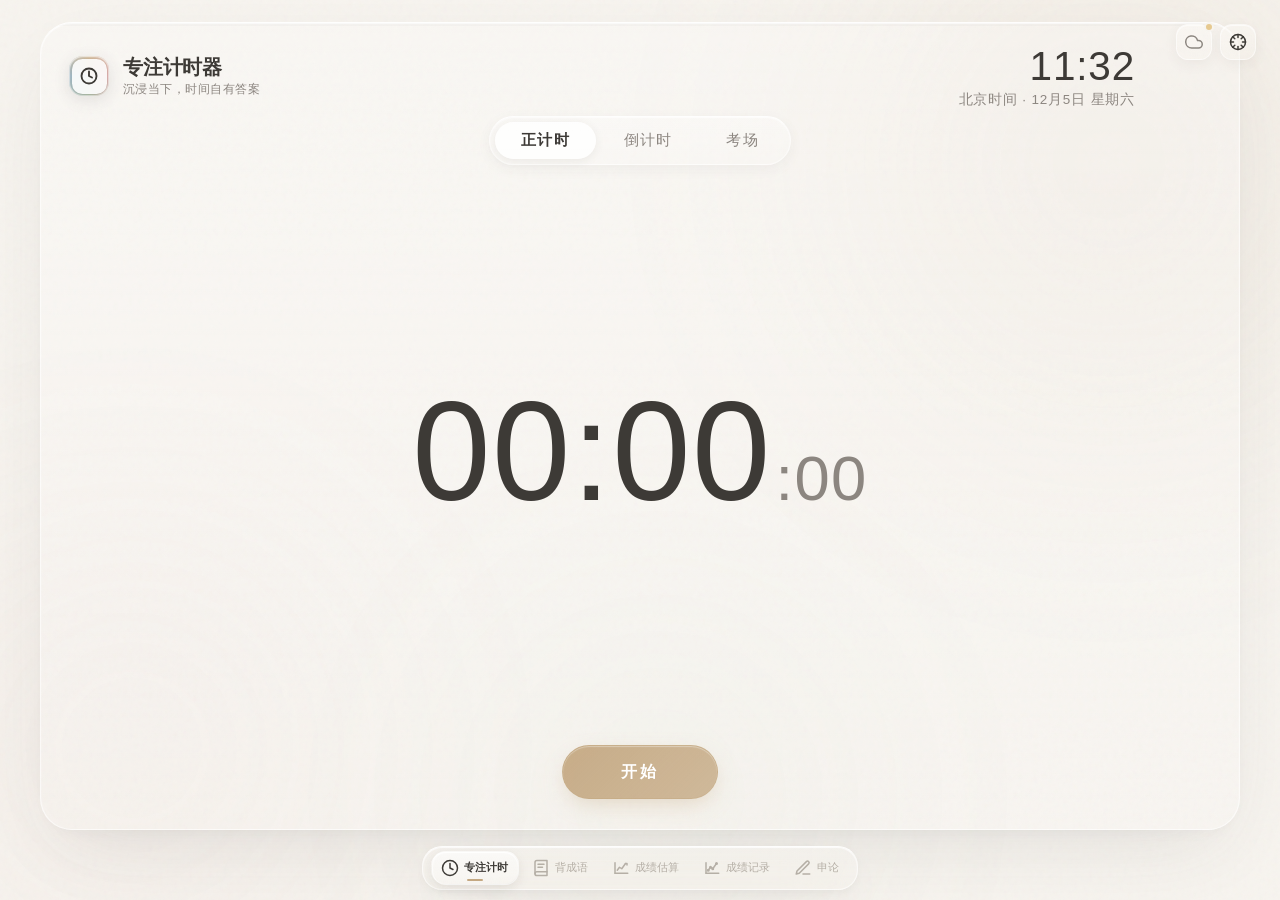
<file: study-assistant/index.html>
<!DOCTYPE html>
<html lang="zh-CN">
<head>
<meta charset="UTF-8">
<meta name="viewport" content="width=device-width, initial-scale=1.0">
<link rel="icon" type="image/svg+xml" href="data:image/svg+xml,%3Csvg xmlns='http://www.w3.org/2000/svg' viewBox='0 0 64 64'%3E%3Crect x='3' y='3' width='58' height='58' rx='18' fill='%23F7F4EF' stroke='%23C4A882' stroke-width='3'/%3E%3Cpath d='M14 17c7-3 14-1 18 4v27c-4-5-11-7-18-4V17Zm36 0c-7-3-14-1-18 4v27c4-5 11-7 18-4V17Z' fill='%23FFFDFC' stroke='%233D3A36' stroke-width='3' stroke-linejoin='round'/%3E%3Cpath d='m23 32 5 5 11-12' fill='none' stroke='%238FB8A8' stroke-width='4' stroke-linecap='round' stroke-linejoin='round'/%3E%3C/svg%3E">
<title>学习助手</title>
<style>
:root{
  --primary:#c4a882;
  --primary-light:#d9c4a5;
  --success:#a8b5a0;
  --danger:#d4a5a5;
  --warning:#e6c990;
  --bg:#f7f4ef;
  --surface:rgba(255,255,255,0.22);
  --surface-elevated:rgba(255,255,255,0.30);
  --glass:rgba(255,255,255,0.15);
  --glass-border:rgba(255,255,255,0.40);
  --glass-border-strong:rgba(255,255,255,0.50);
  --text:#3d3a36;
  --text-secondary:#8c8680;
  --text-muted:#b5afa6;
  --accent-1:#c4a882;
  --accent-2:#d4a5a5;
  --accent-3:#a8b5a0;
  --accent-4:#9db4c0;
  --shadow-rgb:61,58,54;
  --primary-rgb:196,168,130;
  --danger-rgb:212,165,165;
  --success-rgb:168,181,160;
  --glow-1-rgb:196,168,130;--glow-1-alpha:0.075;
  --glow-2-rgb:212,165,165;
  --glow-3-rgb:168,181,160;
}

body[data-theme="mint"]{
  --primary:#8fb8a8;
  --primary-light:#b5d4c8;
  --success:#8fb8a8;
  --danger:#d49696;
  --warning:#e0c8a0;
  --bg:#eef2f0;
  --surface:rgba(255,255,255,0.28);
  --surface-elevated:rgba(255,255,255,0.36);
  --glass:rgba(255,255,255,0.18);
  --glass-border:rgba(255,255,255,0.48);
  --glass-border-strong:rgba(255,255,255,0.58);
  --text:#2a3532;
  --text-secondary:#7a9189;
  --text-muted:#a8bbb4;
  --accent-1:#8fb8a8;
  --accent-2:#b8b8d1;
  --accent-3:#9db8c8;
  --accent-4:#d4b8c4;
  --shadow-rgb:42,53,50;
  --primary-rgb:143,184,168;
  --danger-rgb:212,150,150;
  --success-rgb:143,184,168;
  --glow-1-rgb:143,184,168;--glow-1-alpha:0.068;
  --glow-2-rgb:184,184,209;
  --glow-3-rgb:157,184,200;
}

/* ===== 雾岛薄荷主题几何差异 ===== */
body[data-theme="mint"] .container{border-radius:28px}
body[data-theme="mint"] .bottom-nav{border-radius:24px}
body[data-theme="mint"] .brand-text h1{font-weight:500;letter-spacing:0.02em}
body[data-theme="mint"] .theme-panel{border-radius:18px}

*{margin:0;padding:0;box-sizing:border-box}
html{scroll-behavior:smooth}

body{
  font-family:"Inter","Noto Sans SC",-apple-system,BlinkMacSystemFont,"Segoe UI","PingFang SC","Microsoft YaHei",sans-serif;
  background:var(--bg);min-height:100vh;
  padding:22px 22px 120px 22px;
  color:var(--text);
  overflow-x:hidden;position:relative;
}

/* ===== 公共背景（INS 温柔弥散） ===== */
.noise{
  position:fixed;inset:0;z-index:0;pointer-events:none;opacity:0.035;
  background-image:url("data:image/svg+xml,%3Csvg viewBox='0 0 200 200' xmlns='http://www.w3.org/2000/svg'%3E%3Cfilter id='noiseFilter'%3E%3CfeTurbulence type='fractalNoise' baseFrequency='0.9' numOctaves='4' stitchTiles='stitch'/%3E%3C/filter%3E%3Crect width='100%25' height='100%25' filter='url(%23noiseFilter)'/%3E%3C/svg%3E");
}
.grid-bg{display:none}
.star-field{display:none}
/* 光斑原本是 radial-gradient + filter:blur(150px)，每帧都要在 GPU 上重算大半径模糊。
   这里直接画出模糊后的形状（高斯衰减渐变），外观一致，但动画只剩合成层位移。
   margin 负值让放大后的光斑保持原来的中心位置；opacity = 原渐变峰值 × 模糊摊薄 × 0.75。 */
.ambient-light{
  position:fixed;border-radius:50%;pointer-events:none;z-index:0;will-change:transform;
  background:radial-gradient(circle closest-side,
    rgba(var(--glow-rgb),1) 0%,rgba(var(--glow-rgb),.9692) 8.33%,rgba(var(--glow-rgb),.8825) 16.67%,
    rgba(var(--glow-rgb),.7548) 25%,rgba(var(--glow-rgb),.6065) 33.33%,rgba(var(--glow-rgb),.4578) 41.67%,
    rgba(var(--glow-rgb),.3247) 50%,rgba(var(--glow-rgb),.2163) 58.33%,rgba(var(--glow-rgb),.1353) 66.67%,
    rgba(var(--glow-rgb),.0796) 75%,rgba(var(--glow-rgb),.0439) 83.33%,rgba(var(--glow-rgb),.0228) 91.67%,
    rgba(var(--glow-rgb),0) 100%);
}
.light-1{--glow-rgb:var(--glow-1-rgb);opacity:var(--glow-1-alpha);width:1170px;height:1170px;margin:-260px;top:-18%;right:-12%;animation:float1 26s ease-in-out infinite}
.light-2{--glow-rgb:var(--glow-2-rgb);opacity:0.046;width:1080px;height:1080px;margin:-280px;bottom:-12%;left:-10%;animation:float2 30s ease-in-out infinite reverse}
.light-3{--glow-rgb:var(--glow-3-rgb);opacity:0.028;width:1020px;height:1020px;margin:-300px;top:65%;left:35%;animation:float3 24s ease-in-out infinite 5s}
@keyframes float1{0%,100%{transform:translate(0,0) scale(1)}33%{transform:translate(-20px,20px) scale(1.04)}66%{transform:translate(15px,-15px) scale(0.97)}}
@keyframes float2{0%,100%{transform:translate(0,0) scale(1)}33%{transform:translate(20px,-25px) scale(0.98)}66%{transform:translate(-12px,15px) scale(1.03)}}
@keyframes float3{0%,100%{transform:translate(0,0) scale(1)}33%{transform:translate(-15px,18px) scale(1.02)}66%{transform:translate(18px,-10px) scale(0.98)}}

/* ===== 视图层 ===== */
/* 模糊过渡只放在 .container 上做一次；视图层不再叠一层 filter（也不再常驻 filter:blur(0)）。
   非当前视图用 content-visibility:hidden 代替 display:none：跳过渲染但保留布局结果，
   切回来时不必从头排版。隐藏时脱离文档流，left/right/top 对齐 body 的 22px 内边距，宽度与激活时一致。 */
.view{display:flex;width:auto;justify-content:center;align-items:flex-start;position:absolute;top:22px;left:22px;right:22px;z-index:2;content-visibility:hidden;pointer-events:none;opacity:0;transform:translateY(16px) scale(0.97)}
.view.active{position:relative;top:auto;left:auto;right:auto;width:100%;content-visibility:visible;pointer-events:auto;opacity:1;animation:viewEnter 0.4s cubic-bezier(0.16,1,0.3,1) forwards}
@keyframes viewEnter{from{transform:translateY(16px) scale(0.97)}to{transform:translateY(0) scale(1)}}

@keyframes containerLeave{from{opacity:1;transform:perspective(1200px) rotateX(0) rotateY(0) scale(1);filter:blur(0)}to{opacity:0;transform:perspective(1200px) rotateX(3deg) rotateY(-3deg) scale(0.95);filter:blur(6px)}}
@keyframes containerEnter{from{opacity:0;transform:perspective(1200px) rotateX(3deg) rotateY(3deg) scale(0.95);filter:blur(6px)}to{opacity:1;transform:perspective(1200px) rotateX(0) rotateY(0) scale(1);filter:blur(0)}}
.container.leaving{animation:containerLeave 0.28s cubic-bezier(0.16,1,0.3,1) forwards}
.container.entering{animation:containerEnter 0.4s cubic-bezier(0.16,1,0.3,1) forwards}

/* ===== 公共主容器（奶油玻璃） =====
   容器及其内部卡片不使用 backdrop-filter：身后只有柔和光斑，模糊结果与原图几乎一致，
   但嵌套的毛玻璃会让滚动、悬停、倾斜时每帧重算整块区域。 */
.container{
  position:relative;z-index:2;width:100%;max-width:760px;height:calc(100vh - 136px);
  background:linear-gradient(180deg, rgba(255,255,255,0.28) 0%, rgba(255,255,255,0.12) 100%);
  border:1px solid rgba(255,255,255,0.55);
  border-top-color:rgba(255,255,255,0.85);
  border-radius:32px;padding:0;
  box-shadow:
    0 28px 80px -24px rgba(var(--shadow-rgb),0.12),
    0 8px 24px -10px rgba(var(--shadow-rgb),0.06),
    inset 0 1px 1px rgba(255,255,255,0.9);
  display:flex;flex-direction:column;overflow:hidden;
  will-change:transform; /* 鼠标倾斜时只做合成，不重新栅格化整个容器 */
}
@keyframes slideUp{from{opacity:0;transform:translateY(30px)}to{opacity:1;transform:translateY(0)}}

/* ===== 玻璃按钮 ===== */
.glass-btn{
  position:relative;overflow:hidden;
  background:linear-gradient(180deg, rgba(255,255,255,0.32) 0%, rgba(255,255,255,0.14) 100%);
  backdrop-filter:blur(20px) saturate(160%);
  -webkit-backdrop-filter:blur(20px) saturate(160%);
  border:1px solid rgba(255,255,255,0.50);
  border-top-color:rgba(255,255,255,0.80);
  border-bottom-color:rgba(255,255,255,0.25);
  box-shadow:0 4px 14px rgba(var(--shadow-rgb),0.06),inset 0 1px 0 rgba(255,255,255,0.6);
  color:var(--text);cursor:pointer;transition:all 0.3s cubic-bezier(0.16,1,0.3,1);font-family:inherit;
}
.glass-btn:hover{
  background:linear-gradient(180deg, rgba(255,255,255,0.45) 0%, rgba(255,255,255,0.22) 100%);
  border-color:rgba(var(--primary-rgb),0.45);
  transform:translateY(-2px) scale(1.02);
  box-shadow:0 10px 28px rgba(var(--shadow-rgb),0.10),0 0 0 1px rgba(var(--primary-rgb),0.10),inset 0 1px 0 rgba(255,255,255,0.8);
}
.glass-btn:active{transform:translateY(0) scale(0.98)}

.magnetic-wrap{display:inline-block;transition:transform 0.3s cubic-bezier(0.16,1,0.3,1)}
.ripple{position:relative;overflow:hidden}
.ripple span{position:absolute;border-radius:50%;background:rgba(var(--primary-rgb),0.22);transform:scale(0);animation:rippleAnim 0.6s linear;pointer-events:none}
@keyframes rippleAnim{to{transform:scale(4);opacity:0}}

/* ===== 顶部进度条 ===== */
.top-bar{height:3px;width:100%;position:relative;overflow:hidden;background:rgba(0,0,0,0.02);border-radius:3px 3px 0 0}
.top-bar-fill{
  height:100%;width:0%;position:relative;overflow:hidden;
  transition:width 0.8s cubic-bezier(0.16,1,0.3,1);
  box-shadow:0 0 12px rgba(var(--primary-rgb),0.25);
}
/* 流光改为位移一条 3 倍长的渐变带（合成层动画），不再每帧重绘 background-position。
   与原来 background-size:300% + position 0→300% 的速度、方向一致。 */
.top-bar-fill::before{
  content:'';position:absolute;top:0;bottom:0;left:0;width:900%;
  background:linear-gradient(90deg,var(--accent-1),var(--accent-2),var(--accent-3),var(--accent-1)) 0 0/33.3333% 100% repeat-x;
  animation:shimmer 3.5s linear infinite;
}
@keyframes shimmer{from{transform:translateX(0)}to{transform:translateX(-66.6667%)}}

/* ===== 头部 ===== */
.header{display:flex;align-items:center;justify-content:space-between;padding:26px 28px 16px;gap:14px;flex-wrap:wrap}
.brand{display:flex;align-items:center;gap:14px}
.brand-icon{
  width:40px;height:40px;
  background:conic-gradient(from 0deg at 50% 50%,var(--accent-1) 0deg,var(--accent-2) 90deg,var(--accent-3) 180deg,var(--accent-4) 270deg,var(--accent-1) 360deg);
  border-radius:14px;display:flex;align-items:center;justify-content:center;
  box-shadow:0 4px 16px rgba(var(--shadow-rgb),0.12),0 0 0 1px rgba(255,255,255,0.45) inset,inset 0 2px 3px rgba(255,255,255,0.45);
  position:relative;overflow:hidden;
}
.brand-icon::after{content:'';position:absolute;inset:2.5px;background:rgba(255,255,255,0.90);border-radius:10.5px}
.brand-icon svg{width:17px;height:17px;color:var(--text);position:relative;z-index:1}
.brand-text h1{
  font-size:20px;font-weight:600;letter-spacing:-0.01em;line-height:1.2;
  color:var(--text);
}
.brand-text p{font-size:11.5px;color:var(--text-secondary);margin-top:3px;font-weight:500;letter-spacing:0.04em;transition:all 0.4s ease}

/* ===== 进度环 ===== */
.progress-ring{
  position:relative;width:38px;height:38px;flex-shrink:0;
  filter:drop-shadow(0 2px 4px rgba(var(--primary-rgb),0.15));
}
.progress-ring svg{transform:rotate(-90deg)}
.progress-ring-bg{fill:none;stroke:rgba(0,0,0,0.05);stroke-width:3}
.progress-ring-fill{
  fill:none;stroke:url(#progressGradient);stroke-width:3;stroke-linecap:round;
  stroke-dasharray:94.25;stroke-dashoffset:94.25;
  transition:stroke-dashoffset 0.9s cubic-bezier(0.16,1,0.3,1);
}
.progress-text{
  position:absolute;inset:0;display:flex;align-items:center;justify-content:center;
  font-size:9px;font-weight:700;color:var(--text);font-variant-numeric:tabular-nums;
}

/* ===== 模态框 ===== */
.modal-overlay{position:fixed;top:0;left:0;right:0;bottom:0;background:rgba(var(--shadow-rgb),0.22);display:none;align-items:center;justify-content:center;z-index:2000;backdrop-filter:blur(6px)}
.modal-overlay.show{display:flex}
.modal{
  background:linear-gradient(180deg, rgba(255,255,255,0.32) 0%, rgba(255,255,255,0.16) 100%);
  backdrop-filter:blur(48px) saturate(180%);
  -webkit-backdrop-filter:blur(48px) saturate(180%);
  border:1px solid rgba(255,255,255,0.55);
  border-top-color:rgba(255,255,255,0.85);
  border-radius:24px;padding:26px;width:300px;
  box-shadow:0 32px 80px -16px rgba(var(--shadow-rgb),0.14),inset 0 1px 1px rgba(255,255,255,0.85);
  animation:modalIn 0.3s cubic-bezier(0.16,1,0.3,1);
}
@keyframes modalIn{from{opacity:0;transform:scale(0.94) translateY(10px)}to{opacity:1;transform:scale(1) translateY(0)}}
.modal-title{font-size:17px;font-weight:600;color:var(--text);margin-bottom:18px;text-align:center}
.modal-row{margin-bottom:12px}
.modal-label{display:block;font-size:11.5px;color:var(--text-secondary);margin-bottom:5px;font-weight:500}
.modal-input{
  width:100%;padding:10px 12px;border:1px solid rgba(255,255,255,0.45);border-radius:12px;
  font-size:13px;color:var(--text);outline:none;transition:all 0.3s ease;font-family:inherit;
  background:rgba(255,255,255,0.22);
  backdrop-filter:blur(12px);
}
.modal-input:focus{border-color:rgba(var(--primary-rgb),0.45);background:rgba(255,255,255,0.45);box-shadow:0 0 0 3px rgba(var(--primary-rgb),0.10),0 4px 16px -4px rgba(var(--primary-rgb),0.14)}
.modal-time-row{display:flex;align-items:center;gap:8px}
.modal-select{flex:1;text-align:center;cursor:pointer;appearance:none;-webkit-appearance:none;background-image:url("data:image/svg+xml,%3Csvg xmlns='http://www.w3.org/2000/svg' width='12' height='12' viewBox='0 0 24 24' fill='none' stroke='%238c8680' stroke-width='2' stroke-linecap='round' stroke-linejoin='round'%3E%3Cpolyline points='6 9 12 15 18 9'%3E%3C/polyline%3E%3C/svg%3E");background-repeat:no-repeat;background-position:right 8px center;padding-right:22px}
.modal-colon{color:var(--text-muted);font-weight:500}
.modal-error{font-size:11px;color:var(--danger);min-height:16px;margin-bottom:4px;text-align:center}
.modal-actions{display:flex;gap:8px;margin-top:8px}
.modal-btn{flex:1;padding:10px 0;border-radius:12px;border:none;font-size:12.5px;cursor:pointer;transition:all 0.3s cubic-bezier(0.16,1,0.3,1);font-family:inherit;font-weight:500}
.modal-btn:not(.primary){
  background:linear-gradient(180deg, rgba(255,255,255,0.28) 0%, rgba(255,255,255,0.12) 100%);
  color:var(--text-secondary);border:1px solid rgba(255,255,255,0.42);
}
.modal-btn:not(.primary):hover{background:rgba(255,255,255,0.45);color:var(--text);transform:translateY(-1px)}
.modal-btn.primary{
  background:linear-gradient(135deg,var(--accent-1) 0%,var(--accent-2) 100%);
  color:#fff;box-shadow:0 4px 14px -4px rgba(var(--primary-rgb),0.30);
}
.modal-btn.primary:hover{transform:translateY(-2px);box-shadow:0 8px 22px -4px rgba(var(--primary-rgb),0.40)}

/* ===== 右键菜单 ===== */
.context-menu{
  position:fixed;
  background:linear-gradient(180deg, rgba(255,255,255,0.38) 0%, rgba(255,255,255,0.22) 100%);
  backdrop-filter:blur(40px) saturate(180%);
  border:1px solid rgba(255,255,255,0.50);border-top-color:rgba(255,255,255,0.80);
  border-radius:18px;padding:6px;min-width:150px;z-index:1000;display:none;
  animation:menuPop 0.25s cubic-bezier(0.16,1,0.3,1);
  box-shadow:0 24px 60px -16px rgba(var(--shadow-rgb),0.12),inset 0 1px 1px rgba(255,255,255,0.8);
}
@keyframes menuPop{from{opacity:0;transform:scale(0.9) translateY(6px)}to{opacity:1;transform:scale(1) translateY(0)}}
.context-menu-item{padding:10px 14px;font-size:12.5px;color:var(--danger);cursor:pointer;transition:all 0.2s ease;border-radius:12px;display:flex;align-items:center;gap:8px}
.context-menu-item:hover{background:rgba(var(--danger-rgb),0.14);transform:translateX(2px)}
.menu-item{
  padding:10px 14px;border-radius:12px;cursor:pointer;font-size:12.5px;color:var(--text);
  transition:all 0.2s ease;display:flex;align-items:center;gap:10px;
}
.menu-item:hover{background:rgba(var(--primary-rgb),0.12);transform:translateX(2px)}
.menu-item.delete{color:var(--danger)}
.menu-item.delete:hover{background:rgba(var(--danger-rgb),0.14)}
.menu-divider{height:1px;background:rgba(0,0,0,0.04);margin:4px 8px}

/* ===== Toast ===== */
.toast{
  position:fixed;top:28px;left:50%;transform:translateX(-50%) translateY(-24px);
  background:linear-gradient(180deg, rgba(255,255,255,0.32) 0%, rgba(255,255,255,0.18) 100%);
  backdrop-filter:blur(28px) saturate(170%);
  border:1px solid rgba(255,255,255,0.50);border-top-color:rgba(255,255,255,0.78);
  color:var(--text);padding:10px 24px;border-radius:18px;font-size:12.5px;
  opacity:0;pointer-events:none;transition:all 0.35s cubic-bezier(0.16,1,0.3,1);z-index:3000;
  box-shadow:0 16px 45px -10px rgba(var(--shadow-rgb),0.10),inset 0 1px 1px rgba(255,255,255,0.8);
}
.toast.show{opacity:1;transform:translateX(-50%) translateY(0)}

/* ===== 滚动条 ===== */
::-webkit-scrollbar{width:5px}
::-webkit-scrollbar-track{background:transparent}
::-webkit-scrollbar-thumb{background:linear-gradient(to bottom,rgba(var(--primary-rgb),0.45),rgba(var(--success-rgb),0.45));border-radius:3px}
::-webkit-scrollbar-thumb:hover{background:linear-gradient(to bottom,rgba(var(--primary-rgb),0.65),rgba(var(--success-rgb),0.65))}

/* ===== 彩纸与特效 ===== */
.confetti-container{position:fixed;inset:0;pointer-events:none;z-index:9999}
.confetti{position:absolute;width:7px;height:7px;border-radius:3px;animation:confettiFall 2.2s ease-out forwards}
@keyframes confettiFall{0%{transform:translateY(0) rotate(0deg) scale(1);opacity:1}50%{opacity:1}100%{transform:translateY(400px) rotate(720deg) scale(0.3);opacity:0}}
.flash-overlay{
  position:fixed;inset:0;pointer-events:none;z-index:9998;
  background:radial-gradient(circle at center,rgba(var(--primary-rgb),0.10) 0%,transparent 60%);
  opacity:0;transition:opacity 0.3s ease;
}
.flash-overlay.show,.flash-overlay.active{opacity:1;animation:flashFade 0.8s ease-out forwards}
@keyframes flashFade{0%{opacity:1}100%{opacity:0}}
.completion-ring{
  position:fixed;border-radius:50%;border:2px solid rgba(var(--primary-rgb),0.25);
  pointer-events:none;z-index:9997;transform:translate(-50%,-50%) scale(0);
  animation:ringBurst 0.8s cubic-bezier(0.16,1,0.3,1) forwards;
}
@keyframes ringBurst{to{transform:translate(-50%,-50%) scale(4);opacity:0}}

/* ===== 底部 Dock 导航（奶油玻璃） ===== */
.bottom-nav{
  position:fixed;bottom:26px;left:50%;transform:translateX(-50%);
  z-index:100;
  display:flex;justify-content:center;align-items:center;
  gap:6px;padding:8px 14px;
  background:linear-gradient(180deg, rgba(255,255,255,0.32) 0%, rgba(255,255,255,0.16) 100%);
  backdrop-filter:blur(32px) saturate(180%);
  -webkit-backdrop-filter:blur(32px) saturate(180%);
  border:1px solid rgba(255,255,255,0.55);
  border-top-color:rgba(255,255,255,0.85);
  border-radius:28px;
  box-shadow:0 18px 50px -14px rgba(var(--shadow-rgb),0.12),0 4px 12px rgba(var(--shadow-rgb),0.04),inset 0 1px 1px rgba(255,255,255,0.8);
}
.nav-slider{
  display:block;position:absolute;top:6px;bottom:6px;
  background:linear-gradient(180deg, rgba(255,255,255,0.42) 0%, rgba(255,255,255,0.18) 100%);
  border:1px solid rgba(255,255,255,0.55);
  border-radius:20px;
  transition:all 0.35s cubic-bezier(0.16,1,0.3,1);
  box-shadow:0 4px 14px rgba(var(--shadow-rgb),0.06),inset 0 1px 1px rgba(255,255,255,0.7);
  z-index:0;opacity:0;pointer-events:none;
}
.nav-slider.ready{opacity:1}
.nav-item{
  display:flex;flex-direction:column;align-items:center;gap:3px;
  padding:10px 26px;border:none;border-radius:20px;
  background:transparent;color:var(--text-muted);cursor:pointer;
  transition:all 0.4s cubic-bezier(0.16,1,0.3,1);font-family:inherit;
  position:relative;z-index:1;
}
.nav-item svg{width:22px;height:22px;transition:all 0.35s cubic-bezier(0.16,1,0.3,1)}
.nav-item span{font-size:10.5px;font-weight:500;white-space:nowrap} /* 不过渡 font-weight：逐帧换字重会让中文回退字体每帧重新排版 */
.nav-item:hover{color:var(--text-secondary)}
.nav-item.active{
  background:linear-gradient(180deg, rgba(255,255,255,0.32) 0%, rgba(255,255,255,0.14) 100%);
  color:var(--text);
  box-shadow:inset 0 1px 1px rgba(255,255,255,0.7),0 4px 10px rgba(var(--shadow-rgb),0.05);
}
.nav-item.active svg{transform:translateY(-2px) scale(1.06)}
.nav-item.active span{font-weight:600}
.nav-item::after{
  content:'';position:absolute;bottom:7px;left:50%;transform:translateX(-50%);
  width:0;height:3px;border-radius:2px;background:var(--primary);
  transition:all 0.35s cubic-bezier(0.16,1,0.3,1);
}
.nav-item.active::after{width:16px}

/* ===== 空状态 ===== */
.empty-state{text-align:center;padding:44px 18px;color:var(--text-muted)}
.empty-illustration{
  width:68px;height:68px;margin:0 auto 12px;position:relative;
  display:flex;align-items:center;justify-content:center;
  animation:floatIcon 4s ease-in-out infinite;
}
@keyframes floatIcon{0%,100%{transform:translateY(0)}50%{transform:translateY(-7px)}}
.empty-illustration::before{
  content:'';position:absolute;width:48px;height:48px;
  background:radial-gradient(circle,rgba(var(--primary-rgb),0.35) 0%,transparent 70%);
  border-radius:50%;animation:glowPulse 3s ease-in-out infinite;
}
@keyframes glowPulse{0%,100%{opacity:0.5;transform:scale(1)}50%{opacity:1;transform:scale(1.12)}}
.empty-illustration svg{width:28px;height:28px;opacity:0.4;position:relative;z-index:1}
.empty-state p{font-size:13px;color:var(--text-secondary)}

/* ===== 数字滚动组件 ===== */
.digit-scroller-group{display:flex;align-items:center;justify-content:center;gap:0.02em}
.digit-scroller{display:inline-block;height:1em;overflow:hidden;vertical-align:bottom;position:relative}
.digit-track{display:flex;flex-direction:column;transition:transform 0.5s cubic-bezier(0.16,1,0.3,1)}
.digit-track span{height:1em;line-height:1;display:block;text-align:center}
.digit-colon{opacity:0.35;animation:colonBlink 1.5s ease-in-out infinite;transform:translateY(-2px)}
@keyframes colonBlink{0%,100%{opacity:0.35}50%{opacity:0.12}}

/* ===== 主题切换面板（奶油玻璃） ===== */
.theme-toggle-btn{
  width:36px;height:36px;border-radius:12px;border:none;
  background:linear-gradient(180deg, rgba(255,255,255,0.32) 0%, rgba(255,255,255,0.14) 100%);
  backdrop-filter:blur(20px) saturate(160%);
  -webkit-backdrop-filter:blur(20px) saturate(160%);
  border:1px solid rgba(255,255,255,0.48);
  color:var(--text);cursor:pointer;display:flex;align-items:center;justify-content:center;
  transition:all 0.35s cubic-bezier(0.16,1,0.3,1);position:fixed;top:24px;right:24px;z-index:1001;
  box-shadow:0 4px 14px rgba(var(--shadow-rgb),0.06),inset 0 1px 0 rgba(255,255,255,0.6);
}
.theme-toggle-btn:hover{transform:scale(1.12) rotate(18deg);border-color:rgba(var(--primary-rgb),0.40);box-shadow:0 10px 28px rgba(var(--shadow-rgb),0.10),0 0 0 1px rgba(var(--primary-rgb),0.08)}
.theme-toggle-btn:active{transform:scale(1.05) rotate(12deg)}
.theme-toggle-btn svg{width:18px;height:18px}
.theme-panel{
  position:fixed;top:70px;right:24px;z-index:1001;
  background:linear-gradient(180deg, rgba(255,255,255,0.34) 0%, rgba(255,255,255,0.18) 100%);
  backdrop-filter:blur(48px) saturate(180%);
  -webkit-backdrop-filter:blur(48px) saturate(180%);
  border:1px solid rgba(255,255,255,0.50);border-top-color:rgba(255,255,255,0.82);
  border-radius:22px;padding:18px;width:210px;
  box-shadow:0 32px 80px -16px rgba(var(--shadow-rgb),0.12),inset 0 1px 1px rgba(255,255,255,0.85);
  opacity:0;transform:translateY(-10px) scale(0.96);pointer-events:none;
  transition:all 0.35s cubic-bezier(0.16,1,0.3,1);
}
.theme-panel.show{opacity:1;transform:translateY(0) scale(1);pointer-events:auto}
.theme-panel-title{font-size:14px;font-weight:600;color:var(--text);margin-bottom:12px;display:flex;align-items:center;gap:8px}
.theme-options{display:flex;flex-direction:column;gap:8px}
.theme-option{
  width:100%;text-align:left;border:none;border-radius:16px;padding:12px;
  background:linear-gradient(180deg, rgba(255,255,255,0.26) 0%, rgba(255,255,255,0.10) 100%);
  border:1.5px solid transparent;
  backdrop-filter:blur(14px) saturate(160%);
  -webkit-backdrop-filter:blur(14px) saturate(160%);
  display:flex;align-items:center;gap:12px;cursor:pointer;
  transition:all 0.3s cubic-bezier(0.16,1,0.3,1);font-family:inherit;
  position:relative;overflow:hidden;
}
.theme-option:hover{
  background:linear-gradient(180deg, rgba(255,255,255,0.38) 0%, rgba(255,255,255,0.18) 100%);
  transform:translateY(-1px);
  box-shadow:0 8px 20px -6px rgba(var(--shadow-rgb),0.08);
}
.theme-option.active{
  border-color:rgba(var(--primary-rgb),0.45);
  background:linear-gradient(180deg, rgba(255,255,255,0.32) 0%, rgba(255,255,255,0.14) 100%);
}
.theme-option-preview{
  width:36px;height:36px;border-radius:10px;flex-shrink:0;
  box-shadow:0 3px 10px rgba(var(--shadow-rgb),0.10),inset 0 1px 2px rgba(255,255,255,0.4);
  position:relative;overflow:hidden;
}
.theme-option-preview::after{
  content:'';position:absolute;inset:0;
  background:linear-gradient(135deg,rgba(255,255,255,0.35) 0%,transparent 60%);
}
.oat-preview{background:linear-gradient(135deg,#c4a882 0%,#d4a5a5 50%,#a8b5a0 100%)}
.mint-preview{background:linear-gradient(135deg,#8fb8a8 0%,#b8b8d1 50%,#9db8c8 100%)}
.theme-option-info{flex:1;min-width:0}
.theme-option-name{font-size:13px;font-weight:600;color:var(--text);line-height:1.3}
.theme-option-desc{font-size:10.5px;color:var(--text-secondary);margin-top:2px}
.theme-check{
  width:22px;height:22px;border-radius:50%;
  background:linear-gradient(135deg,var(--accent-1) 0%,var(--accent-2) 100%);
  color:#fff;display:flex;align-items:center;justify-content:center;
  opacity:0;transform:scale(0.6);
  transition:all 0.35s cubic-bezier(0.34,1.56,0.64,1);
  box-shadow:0 2px 8px rgba(var(--shadow-rgb),0.12);
}
.theme-option.active .theme-check{opacity:1;transform:scale(1)}

/* ===== 响应式 ===== */
@media(max-width:700px){
  .cursor-glow{display:none}
}
@media(max-width:480px){
  .container{border-radius:24px}
  .header{padding:18px 20px 12px}
  .nav-item{padding:10px 14px;min-width:72px}
  .nav-item svg{width:20px;height:20px}
}
@media(prefers-reduced-motion:reduce){
  *,*::before,*::after{animation-duration:0.01ms !important;transition-duration:0.01ms !important}
}

/* =========================================
   专注计时器特有样式（全部限定在 #timerView / #timerContainer 下）
   ========================================= */
#timerView{user-select:none}
#timerView [hidden]{display:none!important}
/* 警示色：偏暖的红褐，比主题里的 --danger 深，在浅底上读得清，又不是刺眼的纯红 */
#timerView{--tm-warn:#a9684f;--tm-warn-rgb:169,104,79}
body[data-theme="mint"] #timerView{--tm-warn:#a5645a;--tm-warn-rgb:165,100,90}

/* 卡片铺满可用空间：宽到 1200px 为止，高度沿用公共 .container 的「视口 − 底部导航 − 上下边距」 */
#timerContainer{
  --digit-font:'Oswald','Bahnschrift','DIN Alternate',sans-serif;
  max-width:none;width:min(1200px,calc(100vw - 44px));min-height:500px;
}

/* 顶栏：标题 + 北京时间 */
#timerContainer .tm-header{padding:20px 28px 4px;flex-wrap:nowrap}
.tm-bj{margin-left:auto;text-align:right;line-height:1;flex-shrink:0}
.tm-bj-time{
  font-family:var(--digit-font);font-weight:300;font-size:clamp(32px,4.5vh,48px);
  color:var(--text);font-variant-numeric:tabular-nums;letter-spacing:.02em;
}
.tm-bj-date{margin-top:6px;font-size:13.5px;color:var(--text-secondary);letter-spacing:.06em;white-space:nowrap}
/* 考场开考到交卷之间不显示任何真实时间；用 visibility 保留位置，顶栏不跳 */
body.tm-exam-live .tm-bj{visibility:hidden}

/* 三段切换 */
.tm-modes-row{display:flex;justify-content:center;padding:6px 28px 0;flex-shrink:0}
.tm-modes{
  display:inline-flex;padding:5px;gap:2px;border-radius:999px;
  background:linear-gradient(180deg,rgba(255,255,255,.30),rgba(255,255,255,.12));
  border:1px solid rgba(255,255,255,.5);border-top-color:rgba(255,255,255,.8);
  box-shadow:0 4px 14px rgba(var(--shadow-rgb),.05),inset 0 1px 1px rgba(255,255,255,.6);
}
.tm-mode{
  border:0;background:transparent;padding:9px 26px;border-radius:999px;
  font-family:inherit;font-size:15px;font-weight:500;letter-spacing:.08em;color:var(--text-secondary);
  cursor:pointer;transition:background .25s ease,color .25s ease,box-shadow .25s ease;
}
.tm-mode:hover{color:var(--text)}
.tm-mode.is-active{background:rgba(255,255,255,.8);color:var(--text);font-weight:600;box-shadow:0 2px 10px rgba(var(--shadow-rgb),.08)}
.tm-mode[aria-disabled="true"]{opacity:.4;cursor:not-allowed}
.tm-mode[aria-disabled="true"]:hover{color:var(--text-secondary)}
.tm-mode:focus-visible,.tm-btn:focus-visible{outline:2px solid rgba(var(--primary-rgb),.7);outline-offset:2px}

/* 每个模式一块：主舞台（撑满、居中）→ 按钮区 */
.tm-pane{flex:1;min-height:0;display:flex;flex-direction:column;align-items:center;padding:clamp(6px,1.6vh,18px) 28px 0;gap:clamp(10px,2vh,20px)}
/* 主舞台是尺寸容器：主角的大小再按舞台实际高宽封顶，矮窗口里也不会撑出滚动条 */
.tm-hero{flex:1;min-height:0;width:100%;container-type:size;display:flex;align-items:center;justify-content:center}
.tm-actions{display:flex;align-items:center;justify-content:center;gap:14px;flex-wrap:wrap;flex-shrink:0;min-height:54px}

/* 正计时数字 */
.tm-dial{position:relative;display:flex;align-items:center;justify-content:center}
.tm-digits{
  font-family:var(--digit-font);font-weight:300;line-height:1;white-space:nowrap;
  font-size:min(clamp(72px,min(17vh,11vw),168px),80cqh,30cqw);letter-spacing:.01em;
  font-variant-numeric:tabular-nums;color:var(--text);
}
.tm-hm{color:var(--text)}
.tm-sec{font-size:.45em;color:var(--text-secondary);margin-left:.06em}

/* 倒计时圆环：数字按环的直径等比缩放，超时只换颜色不换尺寸 */
.tm-dial.has-ring{
  --ring:min(clamp(260px,58vh,560px),calc(100cqh - 4px),calc(100cqw - 4px));
  width:var(--ring);height:var(--ring);flex-shrink:0;
}
.tm-dial.has-ring .tm-digits{font-size:calc(var(--ring)*.165)}
.tm-ring{position:absolute;inset:0;width:100%;height:100%;transform:rotate(-90deg);overflow:visible}
.tm-ring-track{fill:none;stroke:rgba(var(--shadow-rgb),.08);stroke-width:1}
.tm-ring-fill{fill:none;stroke:var(--primary);stroke-width:1.4;stroke-linecap:round;transition:stroke-dashoffset .25s linear,stroke .4s ease}
.tm-note{position:absolute;top:calc(50% + var(--ring,240px)*.13);font-size:max(13px,calc(var(--ring,240px)*.034));letter-spacing:.24em;color:var(--tm-warn);font-weight:600}
.tm-dial.is-over .tm-ring-fill{stroke:var(--tm-warn)}
.tm-dial.is-over .tm-digits,.tm-dial.is-over .tm-hm{color:var(--tm-warn)}
.tm-dial.is-over .tm-sec{color:rgba(var(--tm-warn-rgb),.72)}

/* 倒计时时长设置：倒计时模式下一直占位，运行时只隐藏，圆环大小不会因此跳动 */
.tm-setter{position:relative;display:flex;align-items:center;gap:8px;flex-shrink:0;font-size:14px;color:var(--text-secondary)}
.tm-setter>span{margin-right:8px}
.tm-setter>span:last-of-type{margin-right:0}
.tm-set{
  width:68px;height:48px;text-align:center;border-radius:14px;outline:none;user-select:text;
  border:1px solid rgba(255,255,255,.55);background:rgba(255,255,255,.34);
  font-family:var(--digit-font);font-size:22px;color:var(--text);font-variant-numeric:tabular-nums;
  box-shadow:inset 0 1px 1px rgba(255,255,255,.6);transition:border-color .25s ease,box-shadow .25s ease;
  -moz-appearance:textfield;appearance:textfield;
}
.tm-set::-webkit-inner-spin-button,.tm-set::-webkit-outer-spin-button{-webkit-appearance:none;margin:0}
.tm-set:focus{border-color:rgba(var(--primary-rgb),.55);box-shadow:0 0 0 3px rgba(var(--primary-rgb),.12)}
.tm-set-error{position:absolute;left:0;right:0;top:100%;margin-top:3px;text-align:center;font-size:12px;color:var(--tm-warn)}

/* 按钮：主按钮更大、实色；次按钮玻璃底，不低于 44px */
.tm-btn{
  height:46px;min-width:116px;padding:0 24px;border-radius:23px;
  font-family:inherit;font-size:14.5px;font-weight:600;letter-spacing:.14em;
  color:var(--text-secondary);cursor:pointer;
  background:linear-gradient(180deg,rgba(255,255,255,.36),rgba(255,255,255,.14));
  border:1px solid rgba(255,255,255,.5);
  box-shadow:0 4px 14px rgba(var(--shadow-rgb),.06),inset 0 1px 1px rgba(255,255,255,.7);
  transition:transform .3s cubic-bezier(0.16,1,0.3,1),box-shadow .3s ease,color .25s ease,background .25s ease,border-color .25s ease,opacity .25s ease;
}
.tm-btn:hover{color:var(--text);transform:translateY(-2px);border-color:rgba(var(--primary-rgb),.35)}
.tm-btn:active{transform:translateY(0) scale(.98)}
.tm-btn.is-primary{
  height:54px;min-width:156px;border-radius:27px;font-size:16px;letter-spacing:.2em;color:#fff;
  background:linear-gradient(135deg,rgba(var(--primary-rgb),.95),rgba(var(--primary-rgb),.78));
  border-color:rgba(var(--primary-rgb),.35);
  box-shadow:0 8px 24px -6px rgba(var(--primary-rgb),.45),inset 0 1px 1px rgba(255,255,255,.35);
}
.tm-btn.is-primary:hover{color:#fff;box-shadow:0 12px 30px -6px rgba(var(--primary-rgb),.5),inset 0 1px 1px rgba(255,255,255,.4)}
.tm-btn:disabled{opacity:.45;cursor:not-allowed;transform:none}
.tm-btn.is-quiet{height:44px;min-width:0;padding:0 20px;font-size:13.5px;font-weight:500;letter-spacing:.08em}
.tm-btn.is-armed{color:var(--tm-warn);border-color:rgba(var(--tm-warn-rgb),.45);background:rgba(var(--tm-warn-rgb),.09)}
.tm-btn.is-armed:hover{color:var(--tm-warn);border-color:rgba(var(--tm-warn-rgb),.6)}

/* 考场预设：三列，最后一行居中 */
.tm-hero-pick{overflow-y:auto}
.tm-pick{width:100%;max-width:840px;display:flex;flex-direction:column;align-items:center;gap:clamp(10px,1.8vh,16px);margin:auto}
.tm-pick-title{font-size:12px;color:var(--text-secondary);letter-spacing:.24em;font-weight:700}
.tm-presets{display:flex;flex-wrap:wrap;justify-content:center;gap:14px;width:100%}
.tm-preset{
  position:relative;flex:0 0 calc((100% - 28px)/3);display:flex;flex-direction:column;gap:4px;
  padding:clamp(14px,2.2vh,20px) 22px;border-radius:20px;cursor:pointer;
  background:linear-gradient(180deg,rgba(255,255,255,.30),rgba(255,255,255,.12));
  border:1px solid rgba(255,255,255,.5);border-top-color:rgba(255,255,255,.8);
  box-shadow:0 4px 14px rgba(var(--shadow-rgb),.05),inset 0 1px 1px rgba(255,255,255,.6);
  transition:border-color .25s ease,background .25s ease,box-shadow .25s ease,transform .3s cubic-bezier(0.16,1,0.3,1);
}
.tm-preset::after{
  content:'';position:absolute;top:16px;right:16px;width:18px;height:18px;border-radius:50%;
  border:1.5px solid rgba(var(--shadow-rgb),.2);transition:background .25s ease,border-color .25s ease,box-shadow .25s ease;
}
.tm-preset:hover{transform:translateY(-2px);border-color:rgba(var(--primary-rgb),.4)}
.tm-preset input{position:absolute;opacity:0;pointer-events:none}
.tm-preset:has(input:checked){
  border-color:var(--primary);
  background:linear-gradient(180deg,rgba(var(--primary-rgb),.26),rgba(var(--primary-rgb),.10));
  box-shadow:0 0 0 3px rgba(var(--primary-rgb),.18),0 8px 22px -10px rgba(var(--primary-rgb),.5),inset 0 1px 1px rgba(255,255,255,.6);
}
.tm-preset:has(input:checked)::after{border-color:var(--primary);background:var(--primary);box-shadow:inset 0 0 0 4px rgba(255,255,255,.92)}
.tm-preset:has(input:focus-visible){outline:2px solid rgba(var(--primary-rgb),.7);outline-offset:2px}
.tm-preset-name{font-size:17px;font-weight:600;color:var(--text);padding-right:26px}
.tm-preset-sub{font-size:14px;color:var(--text-secondary)}
.tm-preset-time{font-size:14px;color:var(--text-secondary);margin-top:6px;font-variant-numeric:tabular-nums;letter-spacing:.04em}

/* 考场模拟钟：钟的直径扣掉上方小字、下方数字后再按舞台高度封顶 */
.tm-exam{
  --exam-cap:16px;--exam-digit:clamp(40px,6vh,64px);--exam-gap:clamp(8px,1.6vh,16px);--exam-more:0px;
  --exam-extra:calc(var(--exam-cap)*1.4 + var(--exam-digit) + var(--exam-gap)*2 + var(--exam-more) + 4px);
  --clock:min(clamp(280px,60vh,600px),calc(100cqh - var(--exam-extra)),100cqw);
  display:flex;flex-direction:column;align-items:center;gap:var(--exam-gap);
}
#tmPaneExam.is-done .tm-exam{--exam-more:calc(13.5px*1.7 + var(--exam-gap))}
.tm-exam-caption{font-size:var(--exam-cap);line-height:1.4;letter-spacing:.16em;color:var(--text-secondary);font-weight:500;white-space:nowrap}
.tm-exam-caption.is-ended{color:var(--primary);font-weight:700}
.tm-clock{width:var(--clock);height:var(--clock);flex-shrink:0;overflow:visible}
.tm-face{fill:rgba(255,255,255,.34);stroke:rgba(var(--shadow-rgb),.08);stroke-width:1}
.tm-tick{stroke:rgba(var(--shadow-rgb),.3);stroke-width:1;stroke-linecap:round}
.tm-tick.is-hour{stroke:var(--text);stroke-width:2.2;opacity:.8}
.tm-hand-h{stroke:var(--text);stroke-width:4.6;stroke-linecap:round}
.tm-hand-m{stroke:var(--text);stroke-width:2.8;stroke-linecap:round}
.tm-hand-s{stroke:var(--primary);stroke-width:1.3;stroke-linecap:round}
.tm-hub{fill:var(--primary)}
.tm-exam-digital{
  font-family:var(--digit-font);font-weight:300;line-height:1;white-space:nowrap;
  font-size:var(--exam-digit);letter-spacing:.04em;font-variant-numeric:tabular-nums;color:var(--text);
}
.tm-exam-digital .tm-sec{font-size:.56em}
.tm-exam-result{font-size:13.5px;line-height:1.7;color:var(--text-secondary);letter-spacing:.04em;text-align:center;white-space:nowrap}
.tm-exam-result b{color:var(--text);font-weight:600;font-variant-numeric:tabular-nums}

/* 底部状态行（屏幕常亮）：常驻占位，有没有文字都不影响上面的布局 */
.tm-wake{flex-shrink:0;min-height:30px;padding:8px 28px 10px;font-size:11.5px;line-height:12px;color:var(--text-muted);letter-spacing:.04em;pointer-events:none}

/* 全屏（只在考场模式下请求）：只留钟、钟上的小字、数字时间、常亮状态和角落的结束按钮。
   浏览器自带的 :fullscreen 样式会把 transform 清掉，鼠标倾斜不会影响这里；底色自己铺，不露黑底。 */
#timerContainer:fullscreen{
  width:100vw;height:100vh;min-height:0;max-width:none;
  background:var(--bg);border:0;border-radius:0;box-shadow:none;
}
#timerContainer::backdrop{background:var(--bg,#f7f4ef)}
#timerContainer:fullscreen .top-bar,
#timerContainer:fullscreen .tm-header,
#timerContainer:fullscreen .tm-modes-row{display:none}
#timerContainer:fullscreen .tm-pane{padding:2vh 28px 0}
#timerContainer:fullscreen .tm-exam{
  --exam-cap:20px;--exam-digit:clamp(40px,8vh,80px);
  --clock:min(78vh,calc(100cqh - var(--exam-extra)),92cqw);
}
#timerContainer:fullscreen .tm-exam-actions{position:absolute;right:24px;bottom:16px;min-height:0}
#timerContainer:fullscreen #tmExamEnd{opacity:.45;box-shadow:none;background:transparent}
#timerContainer:fullscreen #tmExamEnd:hover,#timerContainer:fullscreen #tmExamEnd.is-armed{opacity:1}

/* 主题/云同步按钮固定在视口右上角，卡片贴近视口右边时给北京时间让位 */
@media(max-width:1460px){.tm-bj{margin-right:76px}}
/* 窗口太窄：北京时间换到标题下面另起一行 */
@media(max-width:700px){
  #timerContainer .tm-header{flex-wrap:wrap;row-gap:10px}
  .tm-bj{margin:0;flex-basis:100%;text-align:left;display:flex;align-items:baseline;gap:10px}
  .tm-bj-date{margin-top:0}
  .tm-pane{padding-left:18px;padding-right:18px}
  .tm-mode{padding:8px 18px;font-size:14px}
  .tm-preset{flex-basis:calc((100% - 14px)/2)}
  .tm-wake{padding-left:20px}
}
/* 矮窗口（如 1280×620）：收紧顶栏和切换条的上下留白，把高度让给主舞台 */
@media(max-height:720px){
  #timerContainer .tm-header{padding-top:12px;padding-bottom:0}
  .tm-modes-row{padding-top:2px}
  .tm-mode{padding-top:7px;padding-bottom:7px}
  .tm-wake{min-height:24px;padding-top:6px;padding-bottom:6px}
}

/* 考场开考期间，别的页签里显示真实时间的地方也一起藏起来：
   申论的「已存 HH:MM」、云同步面板里的「已同步 · HH:MM」（按钮提示里也带时间） */
body.tm-exam-live #slSaved,
body.tm-exam-live #cloudToggleBtn,
body.tm-exam-live #cloudPanel{visibility:hidden}

/* =========================================
   成绩估算特有样式
   ========================================= */
#scoreContainer{max-width:1120px}
.score-summary{
  display:flex;align-items:center;gap:10px;padding:0 28px 12px;
  font-size:11.5px;color:var(--text-secondary);font-weight:600;
}
.score-summary span{color:var(--text);font-weight:800;font-variant-numeric:tabular-nums}
.score-dot{width:6px;height:6px;border-radius:50%;background:var(--success);box-shadow:0 0 10px var(--success);flex-shrink:0}
.score-main-content{
  flex:1;min-height:0;overflow:hidden;
  padding:0 28px 22px;margin-right:-6px;padding-right:22px;
}
.score-table-wrap{
  width:100%;height:100%;min-width:0;overflow:auto;
  background:linear-gradient(180deg, rgba(255,255,255,0.30) 0%, rgba(255,255,255,0.12) 100%);
  border:1px solid rgba(255,255,255,0.44);
  border-top-color:rgba(255,255,255,0.74);
  border-radius:22px;
  box-shadow:0 10px 30px -16px rgba(var(--shadow-rgb),0.16),inset 0 1px 0 rgba(255,255,255,0.55);
}
.score-table{width:100%;min-width:760px;border-collapse:separate;border-spacing:0;table-layout:fixed}
.score-table th{
  padding:13px 16px;text-align:left;font-size:13px;font-weight:800;
  color:var(--text);letter-spacing:0.08em;white-space:nowrap;
  background:rgba(var(--success-rgb),0.36);
  border-bottom:2px solid rgba(var(--success-rgb),0.50);
  box-shadow:inset 0 1px 0 rgba(255,255,255,0.44),0 6px 16px rgba(var(--shadow-rgb),0.04);
}
.score-table th:nth-child(1){width:170px}
.score-table th:nth-child(2){width:140px}
.score-table th:nth-child(3){width:140px}
.score-table th:nth-child(4){width:150px}
.score-table td{
  padding:10px 16px;border-bottom:1px solid rgba(var(--shadow-rgb),0.12);
  vertical-align:middle;font-size:14px;color:var(--text);line-height:1.4;
  transition:background 0.28s ease,color 0.28s ease,opacity 0.28s ease;
}
.score-table tbody tr td,.score-table tfoot tr td{background:linear-gradient(180deg, rgba(255,255,255,0.28) 0%, rgba(255,255,255,0.12) 100%)}
.score-table .score-subtotal-row td{font-weight:700}
.score-table .score-total-row td{
  background:rgba(var(--primary-rgb),0.20);border-bottom:none;font-weight:800;
}
.score-table .score-section-cell{font-weight:700;white-space:nowrap}
.score-table .score-subtype-cell{color:var(--text-secondary);word-break:break-word}
.score-count-cell,.score-points-cell{font-variant-numeric:tabular-nums;white-space:nowrap}
.score-pair,.score-pair-heading{
  display:grid;grid-template-columns:minmax(0,1fr) 1em minmax(0,1fr);align-items:center;width:100%;
}
.score-pair > :first-child,.score-pair-heading > :first-child{justify-self:end;text-align:right}
.score-pair > :last-child,.score-pair-heading > :last-child{justify-self:start;text-align:left}
.score-divider{justify-self:center;color:var(--text-secondary);font-weight:600}
.score-input{
  width:70px;height:34px;padding:0 8px;text-align:center;vertical-align:middle;
  border:1px solid rgba(255,255,255,0.58);border-radius:10px;
  background:rgba(255,255,255,0.28);color:var(--text);font:inherit;font-size:14px;font-weight:700;
  outline:none;appearance:textfield;-moz-appearance:textfield;
  box-shadow:inset 0 1px 0 rgba(255,255,255,0.65);
  transition:border-color 0.22s ease,box-shadow 0.22s ease,background 0.22s ease;
}
.score-input::-webkit-outer-spin-button,.score-input::-webkit-inner-spin-button{margin:0;appearance:none}
.score-input::placeholder{color:var(--text-muted);opacity:0.85}
.score-input:focus{border-color:rgba(var(--primary-rgb),0.58);background:rgba(255,255,255,0.46);box-shadow:0 0 0 3px rgba(var(--primary-rgb),0.10),inset 0 1px 0 rgba(255,255,255,0.8)}
.score-earned,.score-subtotal-output,.score-total-output{min-width:3.2em;text-align:right;font-weight:800;color:var(--text)}
.score-fraction{color:var(--text-secondary);font-weight:600}

/* 成绩估算响应式 */
@media(max-width:760px){
  #scoreContainer{max-width:760px}
  .score-summary{padding:0 20px 10px;white-space:nowrap;overflow:hidden;text-overflow:ellipsis}
  .score-main-content{padding:0 20px 18px;margin-right:0}
  .score-table-wrap{border-radius:18px}
  .score-table{min-width:760px}
  .score-table th{padding:11px 12px;font-size:12px}
  .score-table td{padding:9px 12px;font-size:13px}
  .score-table th:nth-child(1){width:150px}
  .score-table th:nth-child(2){width:130px}
  .score-table th:nth-child(3){width:130px}
  .score-table th:nth-child(4){width:140px}
}


/* =========================================
   背成语视图
   ========================================= */
#idiomContainer{max-width:1320px}
.idiom-toolbar{
  margin:12px 18px 8px;padding:10px;
  border:1px solid rgba(255,255,255,0.48);border-top-color:rgba(255,255,255,0.72);
  border-radius:18px;
  background:linear-gradient(180deg,rgba(255,255,255,0.25),rgba(255,255,255,0.10));
  box-shadow:0 14px 34px -24px rgba(var(--shadow-rgb),0.22),inset 0 1px 0 rgba(255,255,255,0.68);
}
.idiom-control-grid{display:grid;grid-template-columns:44px minmax(260px,1fr) minmax(130px,190px) auto;gap:8px;align-items:center}
.idiom-toolbar-icon{width:40px;height:40px;border-radius:13px}
.idiom-toolbar-icon::after{border-radius:10px}
.idiom-field{display:block;position:relative;min-width:0}
.idiom-field-label{position:absolute;width:1px;height:1px;padding:0;margin:-1px;overflow:hidden;clip-path:inset(50%);white-space:nowrap;border:0}
.idiom-input-wrap{position:relative}
.idiom-input-icon{position:absolute;left:13px;top:50%;width:17px;height:17px;transform:translateY(-50%);color:var(--text-muted);pointer-events:none}
.idiom-input,.idiom-select{
  width:100%;height:44px;border:1px solid rgba(255,255,255,0.58);border-radius:15px;
  background:linear-gradient(180deg,rgba(255,255,255,.38),rgba(255,255,255,.17));
  color:var(--text);font:inherit;font-size:13px;outline:none;
  box-shadow:inset 0 1px 0 rgba(255,255,255,.68),0 7px 18px -14px rgba(var(--shadow-rgb),.22);
  transition:border-color .25s ease,box-shadow .25s ease,background .25s ease;
}
.idiom-input{padding:0 14px 0 40px}
.idiom-select{padding:0 34px 0 13px;cursor:pointer}
.idiom-input:focus,.idiom-select:focus{border-color:rgba(var(--primary-rgb),.58);box-shadow:0 0 0 4px rgba(var(--primary-rgb),.10),inset 0 1px 0 rgba(255,255,255,.8)}
.idiom-input::placeholder{color:var(--text-muted)}
.idiom-actions{display:flex;gap:8px;align-items:center}
.idiom-btn{
  height:44px;padding:0 15px;border:1px solid rgba(255,255,255,.58);border-radius:15px;
  background:linear-gradient(180deg,rgba(255,255,255,.34),rgba(255,255,255,.14));
  color:var(--text-secondary);font:inherit;font-size:12px;font-weight:700;white-space:nowrap;cursor:pointer;
  box-shadow:inset 0 1px 0 rgba(255,255,255,.72),0 7px 18px -14px rgba(var(--shadow-rgb),.2);
  transition:all .25s cubic-bezier(.16,1,.3,1)
}
.idiom-btn:hover{transform:translateY(-2px);color:var(--text);border-color:rgba(var(--primary-rgb),.34);box-shadow:0 10px 22px -14px rgba(var(--shadow-rgb),.26),inset 0 1px 0 rgba(255,255,255,.8)}
.idiom-btn:active{transform:translateY(0) scale(.98)}
.idiom-main{flex:1;min-height:0;overflow:auto;padding:0 18px 13px;scroll-behavior:smooth}
.idiom-main::-webkit-scrollbar{width:8px;height:8px}.idiom-main::-webkit-scrollbar-track{background:transparent}.idiom-main::-webkit-scrollbar-thumb{background:rgba(var(--primary-rgb),.22);border-radius:999px;border:2px solid transparent;background-clip:padding-box}
.idiom-table-card{
  min-width:760px;padding:10px 12px 12px;border-radius:22px;
  border:1px solid rgba(255,255,255,.48);border-top-color:rgba(255,255,255,.72);
  background:linear-gradient(180deg,rgba(255,255,255,.24),rgba(255,255,255,.09));
  box-shadow:0 18px 42px -30px rgba(var(--shadow-rgb),.26),inset 0 1px 0 rgba(255,255,255,.65)
}
/* 成语表用 grid 行复刻原 table 布局（列宽、border-spacing 行距、单元格垂直居中），
   这样每行可以 content-visibility:auto —— 只布局/绘制屏幕内的几十行，而不是整张近千行的表。 */
.idiom-table{--idiom-gap:7px;--idiom-col-id:72px;--idiom-col-word:190px;display:block;width:100%;padding:var(--idiom-gap) 0}
.idiom-table colgroup{display:none}
.idiom-table thead,.idiom-table tbody{display:grid;row-gap:var(--idiom-gap)}
.idiom-table tr{display:grid;grid-template-columns:var(--idiom-col-id) var(--idiom-col-word) minmax(0,1fr)}
.idiom-table th,.idiom-table td{display:grid;align-content:center}
.idiom-table td[colspan]{grid-column:1/-1}
.idiom-table tbody tr{content-visibility:auto;contain-intrinsic-size:auto 52px}
.idiom-table thead{position:sticky;top:-10px;z-index:8;margin-bottom:var(--idiom-gap)}
.idiom-table th{padding:12px 14px;text-align:left;color:var(--text-secondary);font-size:10.5px;letter-spacing:.08em;font-weight:800;background:rgba(247,244,239,.88);border-top:1px solid rgba(255,255,255,.72);border-bottom:1px solid rgba(var(--primary-rgb),.10)}
body[data-theme="mint"] .idiom-table th{background:rgba(239,246,243,.88)}
.idiom-table tr[hidden]{display:none!important} /* 筛选靠 hidden 隐藏行；移动端 tr 为 grid，需显式覆盖 */
.idiom-table th:first-child{border-radius:13px 0 0 13px}.idiom-table th:last-child{border-radius:0 13px 13px 0}
.idiom-table td{
  padding:12px 14px;vertical-align:middle;color:var(--text);font-size:16px;line-height:1.5;
  background:linear-gradient(180deg,rgba(255,255,255,.28),rgba(255,255,255,.13));
  border-top:1px solid rgba(255,255,255,.55);border-bottom:1px solid rgba(var(--primary-rgb),.07);
  transition:background .22s ease,border-color .22s ease,transform .22s ease
}
.idiom-table td:first-child{border-left:1px solid rgba(255,255,255,.48);border-radius:15px 0 0 15px}.idiom-table td:last-child{border-right:1px solid rgba(255,255,255,.48);border-radius:0 15px 15px 0}
.idiom-table tbody tr:hover td{background:linear-gradient(180deg,rgba(255,255,255,.38),rgba(255,255,255,.18));border-color:rgba(var(--primary-rgb),.14)}
.idiom-id-cell{color:var(--text-muted)!important;font-variant-numeric:tabular-nums;text-align:center;font-size:12px!important}
.idiom-word-cell{font-size:18px!important;font-weight:750;letter-spacing:.03em;cursor:pointer;user-select:none;position:relative}
.idiom-word-cell::after{content:'标记';position:absolute;right:10px;top:50%;transform:translateY(-50%);font-size:9px;color:var(--text-muted);opacity:0;transition:opacity .2s}
.idiom-word-cell:hover::after{opacity:.7}
.idiom-meaning-cell{cursor:pointer;color:var(--text-secondary)!important;word-break:break-word}
.idiom-meaning-cell.is-hidden{color:var(--text-muted)!important;font-style:italic}
.idiom-meaning-cell.is-visible{color:var(--text)!important;font-style:normal}
.idiom-mark-yellow{background:linear-gradient(180deg,rgba(226,196,120,.48),rgba(226,196,120,.27))!important}.idiom-mark-red{background:linear-gradient(180deg,rgba(212,145,145,.42),rgba(212,145,145,.23))!important}.idiom-mark-green{background:linear-gradient(180deg,rgba(149,184,155,.45),rgba(149,184,155,.24))!important}.idiom-mark-blue{background:linear-gradient(180deg,rgba(143,177,193,.45),rgba(143,177,193,.23))!important}
.idiom-empty-cell,.idiom-loading-cell{text-align:center!important;color:var(--text-muted)!important;padding:42px!important;border-radius:18px!important}
.idiom-mark-menu{
  position:fixed;z-index:1300;display:grid;gap:5px;min-width:174px;padding:8px;
  border:1px solid rgba(255,255,255,.62);border-top-color:rgba(255,255,255,.86);border-radius:18px;
  background:linear-gradient(180deg,rgba(255,255,255,.78),rgba(248,245,240,.68));
  backdrop-filter:blur(30px) saturate(170%);-webkit-backdrop-filter:blur(30px) saturate(170%);
  box-shadow:0 22px 58px -20px rgba(var(--shadow-rgb),.30),inset 0 1px 0 rgba(255,255,255,.86)
}
body[data-theme="mint"] .idiom-mark-menu{background:linear-gradient(180deg,rgba(247,252,250,.82),rgba(237,246,242,.72))}
.idiom-mark-menu[hidden]{display:none}
.idiom-mark-menu button{display:flex;align-items:center;gap:9px;width:100%;padding:9px 10px;border:0;border-radius:12px;background:transparent;color:var(--text);font:inherit;font-size:12px;text-align:left;cursor:pointer;transition:background .18s ease,transform .18s ease}
.idiom-mark-menu button:hover{background:rgba(var(--primary-rgb),.10);transform:translateX(2px)}
.idiom-swatch{width:12px;height:12px;border-radius:50%;box-shadow:0 0 0 3px rgba(255,255,255,.50),0 2px 5px rgba(var(--shadow-rgb),.14)}
.idiom-swatch-yellow{background:#d8b25f}.idiom-swatch-red{background:#d08c8c}.idiom-swatch-green{background:#8fb398}.idiom-swatch-blue{background:#84aabd}.idiom-swatch-clear{background:linear-gradient(135deg,transparent 42%,#aa8e86 43%,#aa8e86 57%,transparent 58%);border:1px solid rgba(var(--shadow-rgb),.18)}
/* 桌面紧凑模式：把垂直空间优先留给成语列表。 */
@media(min-width:821px){
  /* Dock 缩短后，同步把释放出的高度交还给三个页面的主体。 */
  body{padding-bottom:70px}
  .container{height:calc(100vh - 92px)}
  /* 外框增高时，内部气泡同步延展，避免底部留下大片空白。 */
  .score-main-content{display:flex}
  .score-table-wrap{flex:1;min-height:100%;display:flex;flex-direction:column}
  .score-table{height:100%}
  #idiomContainer{max-width:1320px;height:calc(100vh - 92px)}
  .idiom-toolbar{margin:10px 18px 8px;padding:8px 10px;border-radius:17px}
  .idiom-control-grid{grid-template-columns:42px minmax(300px,1fr) minmax(130px,180px) auto;gap:8px;align-items:center}
  .idiom-toolbar-icon{width:38px;height:38px;border-radius:12px}
  .idiom-toolbar-icon::after{border-radius:9px}
  .idiom-input,.idiom-select,.idiom-btn{height:38px;border-radius:12px}
  .idiom-input-icon{left:11px;width:16px;height:16px}
  .idiom-input{padding:0 12px 0 35px;font-size:14px}
  .idiom-select{padding:0 30px 0 11px;font-size:14px}
  .idiom-btn{padding:0 12px;font-size:12px}
  .idiom-actions{gap:6px}
  .idiom-main{padding:0 18px 10px}
  .idiom-table-card{padding:3px 8px 8px;border-radius:18px}
  .idiom-table{--idiom-gap:4px;--idiom-col-id:58px;--idiom-col-word:170px}
  .idiom-table thead{top:-4px}
  .idiom-table th{padding:8px 12px;font-size:10px}
  .idiom-table td{padding:10px 12px;font-size:16px;line-height:1.42}
  .idiom-table td:first-child{border-radius:12px 0 0 12px}
  .idiom-table td:last-child{border-radius:0 12px 12px 0}
  .idiom-word-cell{font-size:18px!important}
  .idiom-word-cell::after{right:8px}
  /* 五个页面共用紧凑 Dock，切换时导航栏不再改变高度或排版。 */
  .bottom-nav{bottom:10px;gap:4px;padding:5px 8px;border-radius:20px;max-width:calc(100vw - 16px)}
  .nav-slider{top:4px;bottom:4px;border-radius:14px}
  .nav-item{flex-direction:row;gap:5px;padding:7px 10px;border-radius:14px}
  .nav-item svg{width:18px;height:18px;flex:none}
  .nav-item.active svg{transform:none}
  .nav-item::after{bottom:3px;height:2px}
}
/* 五个标签在窄屏上放不下横排图标+文字：只让当前标签显示文字，其余收成纯图标。
   宽度变化后 updateNavSlider() 会在点击时重新量，滑块位置不会错。 */
@media(max-width:600px){
  .nav-item span{display:none}
  .nav-item.active span{display:inline}
  .nav-item{padding:8px 11px}
}
@media(max-width:820px){
  #idiomContainer{max-width:760px}
  .idiom-control-grid{grid-template-columns:42px minmax(190px,1fr) 130px}.idiom-actions{grid-column:2/-1}.idiom-actions .idiom-btn{flex:1}
}
@media(max-width:700px){
  .idiom-toolbar{margin:10px 16px 8px;padding:9px;border-radius:16px}
  .idiom-control-grid{grid-template-columns:40px minmax(160px,1fr) 118px;gap:7px}.idiom-input,.idiom-select,.idiom-btn{height:40px;border-radius:12px}.idiom-btn{padding:0 9px;font-size:11px}
  .idiom-main{padding:0 16px 18px}.idiom-table-card{min-width:0;padding:0;border:0;background:transparent;box-shadow:none}
  .idiom-table,.idiom-table tbody{display:block;width:100%}.idiom-table colgroup,.idiom-table thead{display:none}.idiom-table{padding:0}.idiom-table tbody{display:grid;gap:9px}
  .idiom-table tbody tr{content-visibility:visible} /* 卡片式行带外阴影，paint containment 会把它裁掉 */
  .idiom-table tr{display:grid;grid-template-columns:50px minmax(0,1fr);border:1px solid rgba(255,255,255,.52);border-top-color:rgba(255,255,255,.76);border-radius:18px;overflow:hidden;background:linear-gradient(180deg,rgba(255,255,255,.29),rgba(255,255,255,.12));box-shadow:0 12px 28px -24px rgba(var(--shadow-rgb),.28)}
  .idiom-table td{display:block;width:auto;padding:11px 12px;background:transparent!important;border:0!important;border-radius:0!important}
  .idiom-id-cell{grid-column:1;grid-row:1;display:flex!important;align-items:center;justify-content:center;border-right:1px solid rgba(var(--primary-rgb),.09)!important}
  .idiom-word-cell{grid-column:2;grid-row:1;font-size:17px!important}.idiom-meaning-cell{grid-column:1/-1;grid-row:2;border-top:1px solid rgba(var(--primary-rgb),.08)!important;padding:12px 14px!important;font-size:15px!important}
  .idiom-word-cell::after{opacity:.55}
}
@media(max-width:470px){
  .idiom-control-grid{grid-template-columns:40px 1fr}.idiom-field-select{grid-column:1/-1}.idiom-actions{grid-column:1/-1}
}

/* =========================================
   申论答题卡视图
   红格子（--rule/--grid）是刻意保留的原色：它是答题卡的本体特征。
   做法跟成语表卡片一致——把它画在一张纯白纸卡上，用白纸把印刷红和
   奶油玻璃背景隔开，所以在燕麦奶油和雾岛薄荷两个主题下都不打架。
   格子几何与楷体全部收在 #composeView 作用域内，不污染全站字体。
   ========================================= */
#composeContainer{max-width:960px}
#composeView{
  --cell:30px;--fs:21px;--gap:9px;
  --pad-r:12px;   /* 格子右边线到粗红框的距离，行末出格的标点写在这里 */
  --rule:#c0302b;--grid:#d4564f;--ink:#1a1a1a;--paper-meta:#6b6f73;
  --kai:"FZKai-Z03S","方正楷体简体","方正楷体_GBK","FZKTJW",
        "LXGW WenKai","霞鹜文楷",
        "Kaiti SC",KaiTi,STKaiti,"楷体","楷体_GB2312",
        "TW-Kai","DFKai-SB","BiauKai","AR PL UKai CN",serif;
}

/* ----- 工具条（复用玻璃工具条语言，同 .idiom-toolbar） ----- */
.sl-toolbar{
  margin:12px 18px 8px;padding:10px;
  border:1px solid rgba(255,255,255,0.48);border-top-color:rgba(255,255,255,0.72);
  border-radius:18px;
  background:linear-gradient(180deg,rgba(255,255,255,0.25),rgba(255,255,255,0.10));
  box-shadow:0 14px 34px -24px rgba(var(--shadow-rgb),0.22),inset 0 1px 0 rgba(255,255,255,0.68);
  display:flex;flex-direction:column;gap:8px;
}
.sl-tools{display:flex;flex-wrap:wrap;align-items:center;gap:8px}
.sl-spacer{flex:1 1 auto;min-width:0}
/* 与 .idiom-btn 同一套视觉；单独命名是为了让这一页的样式可以独立演进 */
.sl-btn{
  height:40px;padding:0 14px;border:1px solid rgba(255,255,255,.58);border-radius:14px;
  background:linear-gradient(180deg,rgba(255,255,255,.34),rgba(255,255,255,.14));
  color:var(--text-secondary);font:inherit;font-size:12px;font-weight:700;white-space:nowrap;cursor:pointer;
  box-shadow:inset 0 1px 0 rgba(255,255,255,.72),0 7px 18px -14px rgba(var(--shadow-rgb),.2);
  transition:all .25s cubic-bezier(.16,1,.3,1)
}
.sl-btn:hover:not(:disabled){transform:translateY(-2px);color:var(--text);border-color:rgba(var(--primary-rgb),.34);box-shadow:0 10px 22px -14px rgba(var(--shadow-rgb),.26),inset 0 1px 0 rgba(255,255,255,.8)}
.sl-btn:active:not(:disabled){transform:translateY(0) scale(.98)}
.sl-btn:disabled{opacity:.38;cursor:default}
.sl-btn.is-danger:hover:not(:disabled){color:var(--danger);border-color:rgba(var(--danger-rgb),.45)}
.sl-btn:focus-visible,.sl-num:focus-visible,.sl-range:focus-visible{outline:2px solid rgba(var(--primary-rgb),.75);outline-offset:2px}

/* 分组胶囊：把「上限」「字号」「格子」这类带标签的控件包起来 */
.sl-group{
  display:flex;align-items:center;gap:8px;height:40px;padding:0 12px;
  border:1px solid rgba(255,255,255,.52);border-radius:14px;
  background:linear-gradient(180deg,rgba(255,255,255,.30),rgba(255,255,255,.12));
  box-shadow:inset 0 1px 0 rgba(255,255,255,.66);
}
.sl-group>label{font-size:11.5px;font-weight:600;color:var(--text-muted);white-space:nowrap;letter-spacing:.02em}
.sl-num{
  width:58px;height:26px;border:1px solid rgba(255,255,255,.6);border-radius:9px;
  background:rgba(255,255,255,.5);color:var(--text);font:inherit;font-size:12.5px;font-weight:600;
  text-align:center;outline:none;font-variant-numeric:tabular-nums;
}
.sl-range{width:88px;accent-color:var(--primary);cursor:pointer}
.sl-group i{font-style:normal;font-size:11.5px;font-weight:600;color:var(--text-secondary);font-variant-numeric:tabular-nums;width:19px;text-align:right}

/* 字数：主容器 header 右侧的计数药丸 */
.sl-count{
  display:flex;align-items:baseline;gap:3px;padding:7px 15px;border-radius:14px;
  border:1px solid rgba(255,255,255,.55);
  background:linear-gradient(180deg,rgba(255,255,255,.34),rgba(255,255,255,.14));
  box-shadow:inset 0 1px 0 rgba(255,255,255,.7),0 6px 16px -12px rgba(var(--shadow-rgb),.2);
  font-variant-numeric:tabular-nums;color:var(--text-secondary);font-size:12px;font-weight:600;
  transition:border-color .3s ease,color .3s ease;
}
.sl-count b{font-size:19px;font-weight:700;color:var(--text);letter-spacing:-.01em}
.sl-count.is-over{border-color:rgba(var(--danger-rgb),.6);color:var(--danger)}
.sl-count.is-over b{color:var(--danger)}
.sl-status{font-size:11.5px;color:var(--text-muted);white-space:nowrap;letter-spacing:.02em}
.sl-status.is-bad{color:var(--danger)}
.sl-fontstate{font-size:11.5px;color:var(--text-secondary);white-space:nowrap;max-width:270px;overflow:hidden;text-overflow:ellipsis}
.sl-fontstate.is-bad{color:var(--danger)}
/* 楷体预览：让人一眼看出当前用的是不是楷体 */
.sl-swatch{
  font-family:var(--kai);font-size:17px;line-height:1;padding:5px 11px;border-radius:11px;
  background:#fff;color:var(--ink);border:1px solid rgba(var(--shadow-rgb),.08);
  box-shadow:0 5px 14px -10px rgba(var(--shadow-rgb),.3);white-space:nowrap;
}

/* ----- 纸面 ----- */
/* 滚动容器是整个 #composeContainer，不是纸面：滚轮要把标题和工具条一起带走，
   往下写的时候能腾出全部竖向空间。横向溢出（把格子拖大时）只让格子区自己滚。 */
/* 不用 scroll-behavior:smooth：写到底边时光标跟随需要立刻到位，平滑动画会发飘 */
#composeContainer{overflow-y:auto;overflow-x:hidden}
#composeContainer>.header,#composeContainer>.sl-toolbar{flex:none}
#composeContainer::-webkit-scrollbar{width:9px;height:9px}
#composeContainer::-webkit-scrollbar-track{background:transparent}
#composeContainer::-webkit-scrollbar-thumb{background:rgba(var(--primary-rgb),.22);border-radius:999px;border:2px solid transparent;background-clip:padding-box}
#composeContainer::-webkit-scrollbar-thumb:hover{background:rgba(var(--primary-rgb),.36);background-clip:padding-box}
.sl-main{flex:none;padding:0 18px 16px}
.sl-sheet{
  background:#fff;border-radius:20px;padding:26px 22px 32px;
  border:1px solid rgba(255,255,255,.7);
  box-shadow:0 20px 46px -30px rgba(var(--shadow-rgb),.32),inset 0 1px 0 rgba(255,255,255,.9);
  font-family:var(--kai);color:var(--ink);
}
.sl-sheet-head{display:flex;align-items:flex-end;justify-content:space-between;gap:12px;border-bottom:2px solid var(--ink);padding:0 8px 7px;margin-bottom:4px}
.sl-sheet-title{font-size:24px;letter-spacing:.5em;font-weight:700;padding-left:.5em}
.sl-sheet-sub{font-size:12.5px;color:var(--paper-meta);letter-spacing:.1em;padding-bottom:3px;white-space:nowrap}
.sl-notice{font-size:12px;color:#444;line-height:1.9;border-bottom:1px solid #999;padding:8px 8px 9px;margin-bottom:16px}
.sl-notice span{margin-right:1.6em}
.sl-qhead{display:flex;align-items:baseline;gap:14px;flex-wrap:wrap;font-size:15.5px;margin:0 0 12px 10px}
.sl-qno{font-weight:700}
.sl-qlimit{font-size:12.5px;color:var(--paper-meta)}

/* ----- 红格子：以下颜色与几何均为原答题卡原样保留 ----- */
/* safe center：格子被拖宽到超出纸面时，普通 center 会让左侧溢出部分滚不到 */
.sl-gridwrap{display:flex;justify-content:center;justify-content:safe center;padding:0 46px;overflow-x:auto}
.sl-gridwrap::-webkit-scrollbar{height:8px}
.sl-gridwrap::-webkit-scrollbar-track{background:transparent}
.sl-gridwrap::-webkit-scrollbar-thumb{background:rgba(var(--primary-rgb),.2);border-radius:999px}
.sl-frame{position:relative;border:2.5px solid var(--rule);padding:10px var(--pad-r);background:#fff}
.sl-grid{cursor:text}
.sl-row{display:flex;position:relative;border:1px solid var(--grid);margin-bottom:var(--gap)}
.sl-row:last-child{margin-bottom:0}
.sl-c{
  width:var(--cell);height:var(--cell);
  border-right:1px solid var(--grid);
  display:flex;align-items:center;justify-content:center;
  font-size:var(--fs);line-height:1;position:relative;user-select:none;
  scroll-margin:16px 0;overflow:hidden;
}
.sl-c:last-of-type{border-right:none}
.sl-c .sl-half{font-size:calc(var(--fs)*.67);letter-spacing:0;line-height:1;display:block}
.sl-c .sl-wrap{display:flex;align-items:baseline;white-space:nowrap;line-height:1}
.sl-c .sl-g{flex:none}
.sl-c .sl-g-p{width:.5em}                       /* 点号、后半标点：墨迹在左半个字身 */
.sl-c .sl-g-open{text-indent:-.5em}             /* 前半标点：墨迹在右半个字身，左移半个 */
.sl-c .is-mixed .sl-g-p{font-size:.6em}       /* 和汉字同格的标点小一号 */
/* 行末出格的标点：从字的右边缘起，按笔画宽度紧排，写进格子右边线到粗红框之间。
   --w 是这组标点的总笔画宽（以字号为 1），放得下就用原字号，放不下才缩，最小半个字号 */
.sl-c.is-out{overflow:visible}
.sl-c .sl-out{
  position:absolute;left:calc(50% + var(--fs)/2);top:calc(50% - var(--fs)/2);height:var(--fs);
  line-height:1;white-space:nowrap;pointer-events:none;
  font-size:max(calc(var(--fs)*.5), min(var(--fs), calc(((var(--cell) - var(--fs))/2 + var(--pad-r) - 1px) / var(--w))));
}
.sl-c .sl-out>span{position:absolute;bottom:0}
.sl-c .sl-g-wide{width:1em;transform:scaleX(.5);transform-origin:left center}  /* ……/—— 只剩一格时压进一格 */
.sl-c.is-over{background:#fbe9e8}
.sl-c.is-caret::after{
  content:"";position:absolute;top:3px;bottom:3px;width:2px;
  background:var(--ink);left:var(--co,2px);animation:slBlink 1.05s step-end infinite;
}
@keyframes slBlink{50%{opacity:0}}
.sl-rnum{position:absolute;right:-44px;top:0;height:var(--cell);display:flex;align-items:center;font-family:"Inter",system-ui,sans-serif;font-size:11px;color:#a05a56}
.sl-limitline{position:absolute;left:-8px;right:-8px;height:0;border-top:2px dashed var(--rule);pointer-events:none}
.sl-limitline span{position:absolute;right:-46px;top:-9px;background:#fff;padding:0 3px;font-family:"Inter",system-ui,sans-serif;font-size:11px;color:var(--rule)}

/* 隐形输入框：真正接收键盘和输入法的元素 */
.sl-ta{
  position:absolute;opacity:0;z-index:2;
  width:var(--cell);height:var(--cell);
  border:none;outline:none;resize:none;overflow:hidden;
  background:transparent;color:transparent;caret-color:transparent;
  font-size:var(--fs);padding:0;
}
.sl-ime{
  position:absolute;z-index:6;display:none;
  background:#fffbe6;border:1px solid #d0b25a;border-radius:6px;
  padding:2px 7px;font-size:14px;white-space:nowrap;color:#5a4a1f;
  font-family:"Inter","Noto Sans SC",system-ui,sans-serif;
  box-shadow:0 6px 16px -8px rgba(0,0,0,.3);
}
.sl-foot{margin:12px 8px 0;font-family:"Inter","Noto Sans SC",system-ui,sans-serif;font-size:11.5px;color:var(--text-muted);line-height:1.85}

/* ----- 全屏书写模式 -----
   .view.active 的 viewEnter 动画是 forwards 的，结束后 transform 仍是
   translateY(0) scale(1)（不是 none），会成为 fixed 后代的包含块，
   容器就钉不到视口上 —— 所以这里必须把视图层的动画和 transform 一起清掉。 */
body.sl-fullscreen{overflow:hidden}
body.sl-fullscreen .bottom-nav,
body.sl-fullscreen .theme-toggle,
body.sl-fullscreen .theme-panel,
body.sl-fullscreen .noise,
body.sl-fullscreen .ambient-light,
body.sl-fullscreen .view:not(#composeView){display:none!important}
body.sl-fullscreen #composeView{animation:none!important;transform:none!important;position:static}
body.sl-fullscreen #composeContainer{
  position:fixed;inset:0;z-index:200;
  width:100vw;height:100vh;max-width:none;
  border:0;border-radius:0;box-shadow:none;
  background:var(--bg);
}
body.sl-fullscreen .sl-toolbar{margin:12px 22px 8px}
body.sl-fullscreen .sl-main{padding:0 22px 28px}
body.sl-fullscreen .sl-sheet{border-radius:14px}
/* 原生全屏下祖先不参与渲染，容器要自带不透明底色 */
#composeContainer:fullscreen{background:var(--bg)}
.sl-btn.is-on{
  color:var(--text);border-color:rgba(var(--primary-rgb),.5);
  background:linear-gradient(180deg,rgba(var(--primary-rgb),.26),rgba(var(--primary-rgb),.12));
}

@media(max-width:1010px){
  #composeView{--cell:26px;--fs:18px;--gap:7px}
  .sl-gridwrap{padding:0 44px}
}
@media(max-width:860px){
  #composeView{--cell:22px;--fs:15px;--gap:6px}
  .sl-sheet{padding:20px 14px 24px;border-radius:16px}
  .sl-sheet-title{font-size:19px;letter-spacing:.35em}
  .sl-toolbar{margin:10px 16px 8px;padding:9px;border-radius:16px}
  .sl-main{padding:0 16px 18px}
}
/* 一行 25 格是答题卡的硬格式，手机上放不下可读的字号。默认按可用宽度铺满，
   保证整行完整可见（回看、数字数用）；要放大到能舒服写字就拖「格子」滑块，
   此时纸面横向滚动。行号槽在手机上太占宽度，直接隐藏。 */
@media(max-width:700px){
  #composeView{--cell:calc((100vw - 88px)/25);--fs:calc((100vw - 88px)/25*0.68);--gap:4px}
  .sl-gridwrap{padding:0}
  .sl-rnum{display:none}
  #composeView{--pad-r:5px}
  .sl-frame{padding:6px var(--pad-r);border-width:2px}
  .sl-limitline{left:-4px;right:-4px}
  .sl-limitline span{right:auto;left:0;top:-13px;font-size:10px}
  .sl-sheet{padding:16px 10px 20px}
  .sl-sheet-sub,.sl-notice{display:none}
  .sl-btn{height:36px;padding:0 11px;font-size:11px}
  .sl-group{height:36px;padding:0 10px}
  .sl-swatch{display:none}
  .sl-foot{font-size:11px}
  /* 手机全屏时边距要比桌面收紧，否则比普通模式还窄，白白浪费宽度 */
  body.sl-fullscreen .sl-toolbar{margin:10px 12px 8px}
  body.sl-fullscreen .sl-main{padding:0 12px 22px}
}

/* 打印：只留纸面，去掉一切界面元素与光标 */
@media print{
  body{background:#fff;padding:0}
  .noise,.ambient-light,.bottom-nav,.theme-toggle,.theme-panel,.cursor-glow,
  #composeView .sl-toolbar,#composeView .sl-foot,#composeView .header{display:none!important}
  .view:not(#composeView){display:none!important}
  #composeView .container{height:auto;max-width:none;border:0;box-shadow:none;background:none;overflow:visible}
  #composeView .sl-main{overflow:visible;padding:0}
  #composeView .sl-sheet{border:0;border-radius:0;box-shadow:none;padding:0}
  #composeView .sl-c.is-caret::after{display:none}
  #composeView .sl-c.is-over{background:none}
  #composeView .sl-row{break-inside:avoid}
}

</style>
<link rel="stylesheet" href="score-history.css?v=20261111">
<link rel="stylesheet" href="cloud-sync.css">
</head>
<body>
<div class="noise"></div>
<div class="grid-bg"></div>
<div class="star-field" id="starField"></div>
<div class="ambient-light light-1"></div>
<div class="ambient-light light-2"></div>
<div class="ambient-light light-3"></div>
<div class="flash-overlay" id="flashOverlay"></div>
<div class="confetti-container" id="confettiContainer"></div>

<!-- ========== 主题切换面板 ========== -->
<button class="theme-toggle-btn" id="themeToggleBtn" title="切换主题">
  <svg viewBox="0 0 24 24" fill="none" stroke="currentColor" stroke-width="2" stroke-linecap="round" stroke-linejoin="round"><circle cx="12" cy="12" r="10"/><path d="M12 2v4"/><path d="M12 18v4"/><path d="M4.93 4.93l2.83 2.83"/><path d="M16.24 16.24l2.83 2.83"/><path d="M2 12h4"/><path d="M18 12h4"/><path d="M4.93 19.07l2.83-2.83"/><path d="M16.24 7.76l2.83-2.83"/></svg>
</button>
<div class="theme-panel" id="themePanel">
  <div class="theme-panel-title"><svg width="16" height="16" viewBox="0 0 24 24" fill="none" stroke="currentColor" stroke-width="2" stroke-linecap="round" stroke-linejoin="round"><circle cx="13.5" cy="6.5" r="2.5"/><path d="M13.5 9c-3.5 0-6.5 2.5-6.5 7v4h13v-4c0-4.5-3-7-6.5-7z"/><path d="M2 20h20"/></svg>选择主题</div>
  <div class="theme-options">
    <button class="theme-option active" data-theme="" id="themeOptionOat">
      <div class="theme-option-preview oat-preview"></div>
      <div class="theme-option-info">
        <div class="theme-option-name">燕麦奶油</div>
        <div class="theme-option-desc">莫兰迪 · 温柔</div>
      </div>
      <div class="theme-check"><svg width="14" height="14" viewBox="0 0 24 24" fill="none" stroke="currentColor" stroke-width="2.5" stroke-linecap="round" stroke-linejoin="round"><polyline points="20 6 9 17 4 12"/></svg></div>
    </button>
    <button class="theme-option" data-theme="mint" id="themeOptionMint">
      <div class="theme-option-preview mint-preview"></div>
      <div class="theme-option-info">
        <div class="theme-option-name">雾岛薄荷</div>
        <div class="theme-option-desc">北欧 · 清冷</div>
      </div>
      <div class="theme-check"><svg width="14" height="14" viewBox="0 0 24 24" fill="none" stroke="currentColor" stroke-width="2.5" stroke-linecap="round" stroke-linejoin="round"><polyline points="20 6 9 17 4 12"/></svg></div>
    </button>
  </div>
</div>

<svg width="0" height="0" style="position:absolute;">
  <defs><linearGradient id="progressGradient" x1="0%" y1="0%" x2="100%" y2="0%">
    <stop offset="0%" stop-color="#c4a882"/><stop offset="50%" stop-color="#d4a5a5"/><stop offset="100%" stop-color="#a8b5a0"/>
  </linearGradient></defs>
</svg>

<!-- ========== 专注计时器视图 ========== -->
<div class="view active" id="timerView">
  <div class="container" id="timerContainer">
    <div class="top-bar"></div>
    <div class="header tm-header">
      <div class="brand">
        <div class="brand-icon">
          <svg viewBox="0 0 24 24" fill="none" stroke="currentColor" stroke-width="2.5" stroke-linecap="round" stroke-linejoin="round" style="width:18px;height:18px;position:relative;z-index:1">
            <circle cx="12" cy="12" r="10"/><polyline points="12 6 12 12 16 14"/>
          </svg>
        </div>
        <div class="brand-text"><h1>专注计时器</h1><p id="timerSubTitle">沉浸当下，时间自有答案</p></div>
      </div>
      <div class="tm-bj" id="tmBeijing">
        <div class="tm-bj-time" id="tmBeijingTime">--:--</div>
        <div class="tm-bj-date" id="tmBeijingDate">北京时间</div>
      </div>
    </div>
    <div class="tm-modes-row">
      <div class="tm-modes" id="tmModes" aria-label="计时模式">
        <button class="tm-mode" type="button" data-mode="up">正计时</button>
        <button class="tm-mode" type="button" data-mode="down">倒计时</button>
        <button class="tm-mode" type="button" data-mode="exam">考场</button>
      </div>
    </div>

    <!-- 正计时 / 倒计时 -->
    <div class="tm-pane" id="tmPaneTimer">
      <div class="tm-hero">
        <div class="tm-dial" id="tmDial">
          <svg class="tm-ring" id="tmRing" viewBox="0 0 100 100" aria-hidden="true">
            <circle class="tm-ring-track" cx="50" cy="50" r="48"/>
            <circle class="tm-ring-fill" id="tmRingFill" cx="50" cy="50" r="48"/>
          </svg>
          <div class="tm-digits" id="tmDigits"><span class="tm-hm">00:00</span><span class="tm-sec">:00</span></div>
          <div class="tm-note" id="tmNote" hidden>时间到</div>
        </div>
      </div>
      <div class="tm-setter" id="tmSetter">
        <input class="tm-set" id="tmSetH" type="number" min="0" max="23" step="1" inputmode="numeric" aria-label="小时"><span>时</span>
        <input class="tm-set" id="tmSetM" type="number" min="0" max="59" step="1" inputmode="numeric" aria-label="分钟"><span>分</span>
        <input class="tm-set" id="tmSetS" type="number" min="0" max="59" step="1" inputmode="numeric" aria-label="秒"><span>秒</span>
        <div class="tm-set-error" id="tmSetError"></div>
      </div>
      <div class="tm-actions">
        <button class="tm-btn is-primary" id="tmPrimary" type="button">开始</button>
        <button class="tm-btn" id="tmReset" type="button">重置</button>
      </div>
    </div>

    <!-- 考场：选预设 -->
    <div class="tm-pane" id="tmPanePick" hidden>
      <div class="tm-hero tm-hero-pick">
        <div class="tm-pick">
          <div class="tm-pick-title">选择场次</div>
          <div class="tm-presets" id="tmPresets"></div>
        </div>
      </div>
      <div class="tm-actions">
        <button class="tm-btn is-primary" id="tmExamStart" type="button">开考</button>
      </div>
    </div>

    <!-- 考场：模拟钟 -->
    <div class="tm-pane" id="tmPaneExam" hidden>
      <div class="tm-hero">
        <div class="tm-exam">
          <div class="tm-exam-caption" id="tmExamCaption"></div>
          <svg class="tm-clock" id="tmClock" viewBox="0 0 200 200" aria-hidden="true">
            <circle class="tm-face" cx="100" cy="100" r="96"/>
            <g id="tmTicks"></g>
            <line class="tm-hand-h" id="tmHandH" x1="100" y1="100" x2="100" y2="54"/>
            <line class="tm-hand-m" id="tmHandM" x1="100" y1="100" x2="100" y2="30"/>
            <line class="tm-hand-s" id="tmHandS" x1="100" y1="118" x2="100" y2="20"/>
            <circle class="tm-hub" cx="100" cy="100" r="3.4"/>
          </svg>
          <div class="tm-exam-digital" id="tmExamDigital"><span class="tm-hm">00:00</span><span class="tm-sec">:00</span></div>
          <div class="tm-exam-result" id="tmExamResult" hidden></div>
        </div>
      </div>
      <div class="tm-actions tm-exam-actions">
        <button class="tm-btn" id="tmFullscreen" type="button">全屏</button>
        <button class="tm-btn is-quiet" id="tmExamEnd" type="button">结束考试</button>
        <button class="tm-btn is-primary" id="tmExamBack" type="button" hidden>返回</button>
      </div>
    </div>

    <div class="tm-wake" id="tmWake"></div>
  </div>
</div>

<!-- ========== 成绩估算视图 ========== -->
<div class="view" id="scoreView">
  <div class="container" id="scoreContainer">
    <div class="top-bar"><div class="top-bar-fill" id="scoreTopBarFill"></div></div>
    <div class="header">
      <div class="brand">
        <div class="brand-icon"><svg viewBox="0 0 24 24" fill="none" stroke="currentColor" stroke-width="2.3" stroke-linecap="round" stroke-linejoin="round"><path d="M4 19V5"/><path d="M4 19h17"/><path d="m7 15 3-4 3 2 5-7"/><path d="M18 6h2v2"/></svg></div>
        <div class="brand-text"><h1>成绩估算</h1><p id="scoreSubTitle">行测总分 / 100</p></div>
      </div>
      <div class="score-exam-tabs" role="tablist" aria-label="考试类型">
        <button class="score-exam-tab" type="button" role="tab" data-exam-tab="guokao">国考</button>
        <button class="score-exam-tab" type="button" role="tab" data-exam-tab="shengkao">省考</button>
      </div>
    </div>
    <div class="score-summary" aria-live="polite">
      <div class="score-dot"></div>
      <div id="scoreSummaryText"></div>
    </div>
    <div class="score-main-content" id="scoreMainContent">
      <div id="scoreExamPanels"></div>
      <section class="score-save-panel" aria-labelledby="scoreSaveTitle">
        <div class="score-save-heading">
          <div><h2 id="scoreSaveTitle">保存本次成绩</h2><p>保存当前标签这一块；「对几题」留空的模块按估算计入。</p></div>
          <button class="score-clear-btn" id="scoreClearBtn" type="button">清空对几题</button>
        </div>
        <div class="score-save-fields">
          <label class="score-form-field"><span>日期</span><input id="scoreDateInput" type="date" required></label>
          <label class="score-form-field"><span>总用时</span><input id="scoreDurationInput" type="text" inputmode="text" placeholder="如 1h45m43s" autocomplete="off" required></label>
          <label class="score-form-field score-note-field"><span>备注 <small>可选，最多 200 字</small></span><textarea id="scoreNoteInput" maxlength="200" rows="2" placeholder="记录本次答题状态"></textarea></label>
        </div>
        <div class="score-save-actions">
          <p class="score-form-message" id="scoreSaveMessage" role="status" aria-live="polite"></p>
          <button class="score-primary-btn" id="scoreSaveBtn" type="button">保存本次成绩</button>
        </div>
      </section>
    </div>
  </div>
</div>



<!-- ========== 背成语视图 ========== -->
<div class="view" id="idiomView">
  <div class="container idiom-container" id="idiomContainer">
    <section class="idiom-toolbar" aria-label="成语筛选工具">
      <div class="idiom-control-grid">
        <div class="brand-icon idiom-toolbar-icon" role="img" aria-label="背成语" title="背成语"><svg viewBox="0 0 24 24" fill="none" stroke="currentColor" stroke-width="2.3" stroke-linecap="round" stroke-linejoin="round"><path d="M4 19.5A2.5 2.5 0 016.5 17H20"/><path d="M6.5 2H20v20H6.5A2.5 2.5 0 014 19.5v-15A2.5 2.5 0 016.5 2z"/><path d="M8 7h8M8 11h6"/></svg></div>
        <label class="idiom-field">
          <span class="idiom-field-label">搜索成语</span>
          <span class="idiom-input-wrap">
            <svg class="idiom-input-icon" viewBox="0 0 24 24" fill="none" stroke="currentColor" stroke-width="2" stroke-linecap="round"><circle cx="11" cy="11" r="7"/><path d="M20 20l-3.7-3.7"/></svg>
            <input class="idiom-input" id="idiomSearchInput" type="search" placeholder="输入成语关键词" autocomplete="off">
          </span>
        </label>
        <label class="idiom-field idiom-field-select">
          <span class="idiom-field-label">标记筛选</span>
          <select class="idiom-select" id="idiomColorFilter">
            <option value="all">全部</option><option value="yellow">重点</option><option value="red">易错</option><option value="green">已掌握</option><option value="blue">待复习</option><option value="unmarked">未标记</option>
          </select>
        </label>
        <div class="idiom-actions">
          <button class="idiom-btn ripple" id="idiomShowAllBtn" type="button">显示全部释义</button>
          <button class="idiom-btn ripple" id="idiomHideAllBtn" type="button">隐藏全部释义</button>
        </div>
      </div>
    </section>
    <main class="idiom-main" id="idiomMain">
      <div class="idiom-table-card">
        <table class="idiom-table" aria-label="成语列表">
          <colgroup><col class="idiom-col-id"><col class="idiom-col-word"><col></colgroup>
          <thead><tr><th>序号</th><th>词语</th><th>释义 / 用法</th></tr></thead>
          <tbody id="idiomBody"><tr><td colspan="3" class="idiom-loading-cell">正在读取数据...</td></tr></tbody>
        </table>
      </div>
    </main>
  </div>
</div>

<!-- ========== 成绩记录视图 ========== -->
<div class="view" id="scoreHistoryView">
  <div class="container score-history-container" id="scoreHistoryContainer">
    <div class="top-bar"><div class="top-bar-fill score-history-progress"></div></div>
    <div class="header score-history-header">
      <div class="brand">
        <div class="brand-icon"><svg viewBox="0 0 24 24" fill="none" stroke="currentColor" stroke-width="2.3" stroke-linecap="round" stroke-linejoin="round"><path d="M4 19V5"/><path d="M4 19h16"/><path d="M7 15l4-4 3 2 5-7"/><circle cx="7" cy="15" r="1"/><circle cx="11" cy="11" r="1"/><circle cx="14" cy="13" r="1"/><circle cx="19" cy="6" r="1"/></svg></div>
        <div class="brand-text"><h1>成绩记录</h1><p>回看每次练习，观察真实变化</p></div>
      </div>
      <div class="score-exam-tabs" role="tablist" aria-label="考试类型">
        <button class="score-exam-tab" type="button" role="tab" data-exam-tab="guokao">国考</button>
        <button class="score-exam-tab" type="button" role="tab" data-exam-tab="shengkao">省考</button>
      </div>
    </div>
    <main class="score-history-main">
      <section class="score-stats" aria-label="成绩统计">
        <div class="score-stat"><span>最近成绩</span><strong id="scoreLatestStat">--</strong></div>
        <div class="score-stat"><span>历史最高</span><strong id="scoreHighestStat">--</strong></div>
        <div class="score-stat"><span>平均成绩</span><strong id="scoreAverageStat">--</strong></div>
      </section>
      <section class="score-chart-panel" aria-labelledby="scoreChartTitle">
        <div class="score-panel-heading"><div><h2 id="scoreChartTitle">成绩趋势</h2><p>按考试日期展示最近 10 次记录</p></div><span id="scoreChartCount"></span></div>
        <div class="score-chart-wrap" id="scoreChartWrap" aria-live="polite"></div>
        <div class="score-chart-toggles" id="scoreChartToggles" aria-label="趋势指标"></div>
      </section>
      <section class="score-records-panel" aria-labelledby="scoreRecordsTitle">
        <div class="score-panel-heading"><div><h2 id="scoreRecordsTitle">历史成绩</h2><p>按考试日期从新到旧排列</p></div><span id="scoreRecordCount">0 条</span></div>
        <div class="score-history-table-wrap">
          <table class="score-history-table" aria-label="历史成绩表">
            <thead><tr><th>日期</th><th>总用时</th><th>总成绩</th><th>政治</th><th>常识</th><th>言语</th><th>数量</th><th>判断</th><th>资料</th><th>备注</th><th>操作</th></tr></thead>
            <tbody id="scoreHistoryTableBody"></tbody>
          </table>
        </div>
        <div class="score-history-cards" id="scoreHistoryCards"></div>
        <div class="score-records-empty" id="scoreRecordsEmpty" hidden>暂无成绩记录</div>
      </section>
    </main>
  </div>
</div>

<!-- ========== 申论答题卡视图 ========== -->
<div class="view" id="composeView">
  <div class="container" id="composeContainer">
    <div class="header">
      <div class="brand">
        <div class="brand-icon">
          <svg viewBox="0 0 24 24" fill="none" stroke="currentColor" stroke-width="2.3" stroke-linecap="round" stroke-linejoin="round" style="width:17px;height:17px;position:relative;z-index:1">
            <path d="M12 20h9"/><path d="M16.5 3.5a2.12 2.12 0 0 1 3 3L7 19l-4 1 1-4Z"/>
          </svg>
        </div>
        <div class="brand-text"><h1>申论答题卡</h1><p>方格之内，字字有声</p></div>
      </div>
      <div class="sl-count" id="slCount"><b>0</b><span>/ 1200 字</span></div>
    </div>

    <section class="sl-toolbar" aria-label="答题卡工具">
      <div class="sl-tools">
        <span class="sl-group">
          <label for="slLimit">字数上限</label>
          <input class="sl-num" type="number" id="slLimit" value="1200" min="100" max="3000" step="50">
        </span>
        <button class="sl-btn" id="slFullscreen" type="button" title="全屏书写（Esc 退出）" aria-pressed="false">全屏</button>
        <span class="sl-spacer"></span>
        <span class="sl-status" id="slSaved">已存</span>
        <button class="sl-btn" id="slUndo" type="button" title="Ctrl+Z">撤销</button>
        <button class="sl-btn" id="slRedo" type="button" title="Ctrl+Shift+Z">重做</button>
        <button class="sl-btn" id="slCopy" type="button">复制全文</button>
        <button class="sl-btn" id="slDownload" type="button">导出 txt</button>
        <button class="sl-btn is-danger" id="slClear" type="button">清空</button>
      </div>
      <div class="sl-tools">
        <span class="sl-fontstate" id="slFontState">字体检测中…</span>
        <span class="sl-swatch">永和九年·岁在癸丑</span>
        <button class="sl-btn" id="slFontPick" type="button">载入字体</button>
        <button class="sl-btn" id="slFontReset" type="button" hidden>还原字体</button>
        <input type="file" id="slFontFile" accept=".ttf,.otf,.woff,.woff2" hidden>
        <span class="sl-spacer"></span>
        <span class="sl-group">
          <label for="slFontSize">字号</label>
          <input class="sl-range" type="range" id="slFontSize" min="7" max="40" step="1" value="21">
          <i id="slFontSizeVal">21</i>
        </span>
        <span class="sl-group">
          <label for="slCellSize">格子</label>
          <input class="sl-range" type="range" id="slCellSize" min="10" max="56" step="1" value="30">
          <i id="slCellSizeVal">30</i>
        </span>
        <button class="sl-btn" id="slSizeReset" type="button">默认</button>
      </div>
    </section>

    <main class="sl-main" id="slMain">
      <div class="sl-sheet">
        <div class="sl-sheet-head">
          <div class="sl-sheet-title">申论答题卡</div>
          <div class="sl-sheet-sub">浙江省公务员录用考试</div>
        </div>
        <div class="sl-notice">
          <span>一、答题一律使用黑色字迹的钢笔或签字笔，在指定区域内作答。</span>
          <span>二、超出答题区域或答在其他题号下的答案无效。</span>
          <span>三、保持卡面清洁，不要折叠、破损。</span>
        </div>
        <div class="sl-qhead">
          <span class="sl-qno">三、（本题 40 分）</span>
          <span class="sl-qlimit" id="slQLimit">总字数 1000—1200 字</span>
        </div>
        <div class="sl-gridwrap">
          <div class="sl-frame" id="slFrame">
            <div class="sl-grid" id="slGrid"></div>
            <div class="sl-limitline" id="slLimitLine" hidden><span></span></div>
            <textarea class="sl-ta" id="slTextarea" spellcheck="false" autocomplete="off"
              autocorrect="off" autocapitalize="off" aria-label="申论答题内容"></textarea>
            <div class="sl-ime" id="slIme"></div>
          </div>
        </div>
        <p class="sl-foot">
          点格子开始写。回车换段，段首自己空两格。Ctrl+Z 撤销，Ctrl+Shift+Z 重做。<br>
          字数＝占格字位数（挤压的标点照算一位）。半角字符两个占一格，空格一个占一格；点号、后引号、后括号不落行首，挤进上一行末格；前引号、前括号不落行末，和后一个字合占末格；省略号、破折号不拆行；点号挨着引号合占一格。
        </p>
      </div>
    </main>
  </div>
</div>

<nav class="idiom-mark-menu" id="idiomMarkMenu" aria-label="成语标记" hidden>
  <button type="button" data-color="yellow"><span class="idiom-swatch idiom-swatch-yellow"></span>黄色 · 重点</button>
  <button type="button" data-color="red"><span class="idiom-swatch idiom-swatch-red"></span>红色 · 易错</button>
  <button type="button" data-color="green"><span class="idiom-swatch idiom-swatch-green"></span>绿色 · 已掌握</button>
  <button type="button" data-color="blue"><span class="idiom-swatch idiom-swatch-blue"></span>蓝色 · 待复习</button>
  <button type="button" data-color="clear"><span class="idiom-swatch idiom-swatch-clear"></span>清除标记</button>
</nav>

<!-- ========== 底部导航栏 ========== -->
<nav class="bottom-nav">
  <div class="nav-slider" id="navSlider"></div>
  <button class="nav-item active" data-view="timerView" id="navTimer">
    <svg viewBox="0 0 24 24" fill="none" stroke="currentColor" stroke-width="2" stroke-linecap="round" stroke-linejoin="round"><circle cx="12" cy="12" r="10"/><polyline points="12 6 12 12 16 14"/></svg>
    <span>专注计时</span>
  </button>
  <button class="nav-item" data-view="idiomView" id="navIdiom">
    <svg viewBox="0 0 24 24" fill="none" stroke="currentColor" stroke-width="2" stroke-linecap="round" stroke-linejoin="round"><path d="M4 19.5A2.5 2.5 0 016.5 17H20"/><path d="M6.5 2H20v20H6.5A2.5 2.5 0 014 19.5v-15A2.5 2.5 0 016.5 2z"/><path d="M8 7h8M8 11h6"/></svg>
    <span>背成语</span>
  </button>
  <button class="nav-item" data-view="scoreView" id="navScore">
    <svg viewBox="0 0 24 24" fill="none" stroke="currentColor" stroke-width="2" stroke-linecap="round" stroke-linejoin="round"><path d="M4 19V5"/><path d="M4 19h17"/><path d="m7 15 3-4 3 2 5-7"/><path d="M18 6h2v2"/></svg>
    <span>成绩估算</span>
  </button>
  <button class="nav-item" data-view="scoreHistoryView" id="navScoreHistory">
    <svg viewBox="0 0 24 24" fill="none" stroke="currentColor" stroke-width="2" stroke-linecap="round" stroke-linejoin="round"><path d="M4 19V5"/><path d="M4 19h17"/><path d="m7 15 3-4 3 2 5-7"/><circle cx="7" cy="15" r="1"/><circle cx="10" cy="11" r="1"/><circle cx="13" cy="13" r="1"/><circle cx="18" cy="6" r="1"/></svg>
    <span>成绩记录</span>
  </button>
  <button class="nav-item" data-view="composeView" id="navCompose">
    <svg viewBox="0 0 24 24" fill="none" stroke="currentColor" stroke-width="2" stroke-linecap="round" stroke-linejoin="round"><path d="M12 20h9"/><path d="M16.5 3.5a2.12 2.12 0 0 1 3 3L7 19l-4 1 1-4Z"/></svg>
    <span>申论</span>
  </button>
</nav>

<!-- ========== 成绩编辑弹窗 ========== -->
<div class="modal-overlay" id="scoreEditOverlay" role="dialog" aria-modal="true" aria-labelledby="scoreEditTitle">
  <div class="modal score-edit-modal">
    <div class="modal-title" id="scoreEditTitle">编辑成绩记录</div>
    <div class="score-edit-scroll">
      <div class="score-edit-meta">
        <label class="score-form-field"><span>日期</span><input id="scoreEditDate" type="date" required></label>
        <label class="score-form-field"><span>总用时</span><input id="scoreEditDuration" type="text" placeholder="如 1h45m43s" required></label>
      </div>
      <div class="score-edit-grid" id="scoreEditGrid"></div>
      <label class="score-form-field"><span>备注 <small>可选，最多 200 字</small></span><textarea id="scoreEditNote" maxlength="200" rows="3"></textarea></label>
    </div>
    <div class="modal-error" id="scoreEditError" role="alert"></div>
    <div class="modal-actions">
      <button class="modal-btn cancel" id="scoreEditCancel" type="button">取消</button>
      <button class="modal-btn confirm" id="scoreEditSave" type="button">保存修改</button>
    </div>
  </div>
</div>

<script>
window.IDIOMS_DATA = [
  {
    "id": 1,
    "word": "一蹴而就",
    "meaning": "比喻事情轻而易举，一下子就成功。通常用于否定句。"
  },
  {
    "id": 2,
    "word": "层出不穷",
    "meaning": "接连不断地出现，没有穷尽。"
  },
  {
    "id": 3,
    "word": "司空见惯",
    "meaning": "指某事物十分常见，不足为奇。"
  },
  {
    "id": 4,
    "word": "南辕北辙",
    "meaning": "比喻行动和目的正好相反。"
  },
  {
    "id": 5,
    "word": "日新月异",
    "meaning": "每天都在更新，每月都有变化。指发展或进步迅速，不断出现新事物、新气象。"
  },
  {
    "id": 6,
    "word": "独树一帜",
    "meaning": "比喻独特新奇，自成一家。"
  },
  {
    "id": 7,
    "word": "相得益彰",
    "meaning": "指人或事物相互配合、映衬，使各自的优点和作用更加显著。多含褒义。"
  },
  {
    "id": 8,
    "word": "大相径庭",
    "meaning": "比喻相差很远，大不相同。"
  },
  {
    "id": 9,
    "word": "潜移默化",
    "meaning": "指人的思想或性格不知不觉受到感染、影响而发生了变化。"
  },
  {
    "id": 10,
    "word": "根深蒂固",
    "meaning": "比喻基础深厚，不容易动摇。中性词。"
  },
  {
    "id": 11,
    "word": "未雨绸缪",
    "meaning": "天还没有下雨，先把门窗绑牢。比喻事先做好准备工作。"
  },
  {
    "id": 12,
    "word": "毋庸置疑",
    "meaning": "事实明显或理由充分，不必怀疑。"
  },
  {
    "id": 13,
    "word": "有目共睹",
    "meaning": "形容事物非常明显。"
  },
  {
    "id": 14,
    "word": "比比皆是",
    "meaning": "到处都是，形容极其常见。"
  },
  {
    "id": 15,
    "word": "一成不变",
    "meaning": "指事物一经形成便不再改变，常含墨守成规、不知变通的意味。"
  },
  {
    "id": 16,
    "word": "水到渠成",
    "meaning": "比喻有条件之后，事情自然会成功，即功到自然成。和“瓜熟蒂落”相近。"
  },
  {
    "id": 17,
    "word": "相辅相成",
    "meaning": "指两件事物互相配合，互相辅助，缺一不可。"
  },
  {
    "id": 18,
    "word": "背道而驰",
    "meaning": "朝相反的方向奔跑，比喻彼此的方向、目标或主张完全相反。"
  },
  {
    "id": 19,
    "word": "有的放矢",
    "meaning": "比喻说话或做事有明确的目的，有针对性。"
  },
  {
    "id": 20,
    "word": "不言而喻",
    "meaning": "不用说话就能明白。形容道理很明显。"
  },
  {
    "id": 21,
    "word": "此起彼伏",
    "meaning": "这里起来，那里又落下或兴起；形容事物接连不断地出现或发展变化。"
  },
  {
    "id": 22,
    "word": "举足轻重",
    "meaning": "比喻所处地位重要，一举一动都会影响全局。"
  },
  {
    "id": 23,
    "word": "不可或缺",
    "meaning": "非常重要，不能缺少；多用于因素、条件、组成部分等。"
  },
  {
    "id": 24,
    "word": "屡见不鲜",
    "meaning": "经常见到，并不觉得新奇；不只用于不好的现象。"
  },
  {
    "id": 25,
    "word": "一劳永逸",
    "meaning": "辛苦一次，把事情办好，以后就可以不再费力了。"
  },
  {
    "id": 26,
    "word": "方兴未艾",
    "meaning": "多形容新生事物正在蓬勃发展，一时不会终止。"
  },
  {
    "id": 27,
    "word": "如火如荼",
    "meaning": "形容大规模的行动气势旺盛，气氛热烈。"
  },
  {
    "id": 28,
    "word": "人云亦云",
    "meaning": "人家怎么说，自己也跟着怎么说。指没有主见，只会随声附和。"
  },
  {
    "id": 29,
    "word": "标新立异",
    "meaning": "提出新奇的主张或见解，表示与众不同；有时含故意求新求异的贬义。"
  },
  {
    "id": 30,
    "word": "捉襟见肘",
    "meaning": "比喻顾此失彼，穷于应付。"
  },
  {
    "id": 31,
    "word": "良莠不齐",
    "meaning": "好人坏人混杂在一起；也可指事物好坏兼有、品质不一，不能只表示水平高低不齐。"
  },
  {
    "id": 32,
    "word": "浮光掠影",
    "meaning": "比喻观察不细致，学习不深入，印象不深刻。"
  },
  {
    "id": 33,
    "word": "栩栩如生",
    "meaning": "指艺术形象非常逼真，如同活的一样。"
  },
  {
    "id": 34,
    "word": "无可厚非",
    "meaning": "不能过分责备。指说话做事虽有缺点，但还有可取之处，应予谅解。"
  },
  {
    "id": 35,
    "word": "博大精深",
    "meaning": "形容思想、学说、文化、学识等内容广博，造诣高深。"
  },
  {
    "id": 36,
    "word": "理所当然",
    "meaning": "按道理应当这样。"
  },
  {
    "id": 37,
    "word": "缘木求鱼",
    "meaning": "比喻方向或办法不对头，不可能达到目的。"
  },
  {
    "id": 38,
    "word": "耳濡目染",
    "meaning": "耳朵经常听到，眼睛经常看到，不知不觉地受到影响。"
  },
  {
    "id": 39,
    "word": "迫在眉睫",
    "meaning": "形容事情已到眼前，情势十分紧迫。"
  },
  {
    "id": 40,
    "word": "纸上谈兵",
    "meaning": "比喻只凭书本知识空发议论，不能解决实际问题。"
  },
  {
    "id": 41,
    "word": "莫衷一是",
    "meaning": "不能决定哪个是对的。形容意见分歧，没有一致的看法。"
  },
  {
    "id": 42,
    "word": "因势利导",
    "meaning": "顺着事情发展的趋势，向有利于实现目的的方向加以引导。"
  },
  {
    "id": 43,
    "word": "汗牛充栋",
    "meaning": "书很多，尤其指藏书多，也可以指著作多。"
  },
  {
    "id": 44,
    "word": "不胜枚举",
    "meaning": "不能一个个地列举出来。形容数量很多。"
  },
  {
    "id": 45,
    "word": "应运而生",
    "meaning": "顺应某种时机、形势或需要而产生。"
  },
  {
    "id": 46,
    "word": "鱼龙混杂",
    "meaning": "比喻好人坏人或好坏事物混杂在一起，成分复杂。"
  },
  {
    "id": 47,
    "word": "源远流长",
    "meaning": "指源头很远，水流很长，比喻历史悠久。"
  },
  {
    "id": 48,
    "word": "独善其身",
    "meaning": "原指修养自身、保持个人节操；现也指只顾自己，不关心他人和集体，后一义多含贬义。"
  },
  {
    "id": 49,
    "word": "休戚与共",
    "meaning": "形容关系密切，祸福相连、利害相关。"
  },
  {
    "id": 50,
    "word": "轻而易举",
    "meaning": "形容事情容易做，不费力，省事。强调做起来轻松，搭配对象为事情。"
  },
  {
    "id": 51,
    "word": "循规蹈矩",
    "meaning": "遵守既定的规矩和准则；也可形容拘泥成规、不知变通，后一用法含贬义。"
  },
  {
    "id": 52,
    "word": "立竿见影",
    "meaning": "把竹竿立在太阳光下，立刻就看到影子。比喻收效迅速。"
  },
  {
    "id": 53,
    "word": "家喻户晓",
    "meaning": "家家户户都知道，形容事物名气大、广为流传，人所共知。"
  },
  {
    "id": 54,
    "word": "纷至沓来",
    "meaning": "形容接连不断的到来。有方向性，多用来指人、信件、消息等。"
  },
  {
    "id": 55,
    "word": "推陈出新",
    "meaning": "去掉旧事物中不合时宜的部分，吸取精华，创造新的事物或方法。"
  },
  {
    "id": 56,
    "word": "进退维谷",
    "meaning": "无论是进还是退，都是处在困境之中。形容进退两难。"
  },
  {
    "id": 57,
    "word": "惟妙惟肖",
    "meaning": "描写或模仿的非常逼真。"
  },
  {
    "id": 58,
    "word": "脱颖而出",
    "meaning": "比喻人的才能得到显露，在众人中突出出来。多用于人。"
  },
  {
    "id": 59,
    "word": "显而易见",
    "meaning": "事情或道理很明显，极容易看清楚。"
  },
  {
    "id": 60,
    "word": "凤毛麟角",
    "meaning": "比喻珍贵而稀少的人或物。修饰人时，强调突出、优秀、拔尖。"
  },
  {
    "id": 61,
    "word": "此消彼长",
    "meaning": "这个方面消退，那个方面增长；形容相互关联的两方面此减彼增。"
  },
  {
    "id": 62,
    "word": "按部就班",
    "meaning": "按照一定的条理、步骤或规矩办事；本为中性，强调机械守旧时可含贬义。"
  },
  {
    "id": 63,
    "word": "亦步亦趋",
    "meaning": "比喻由于缺乏主张，或为了讨好，事事模仿或追随别人。贬义词。"
  },
  {
    "id": 64,
    "word": "扑朔迷离",
    "meaning": "形容事物错综复杂，不容易看清真相。"
  },
  {
    "id": 65,
    "word": "眼花缭乱",
    "meaning": "形容眼睛看见复杂纷繁的东西而感到迷乱，也比喻事物复杂，无法辨清。"
  },
  {
    "id": 66,
    "word": "因地制宜",
    "meaning": "根据当地的实际情况，制定适当的措施。"
  },
  {
    "id": 67,
    "word": "固步自封",
    "meaning": "比喻守着老一套，不求进步。"
  },
  {
    "id": 68,
    "word": "天马行空",
    "meaning": "比喻诗文、书画等气势豪放，不受拘束；也可形容想法或言语浮夸、不着边际。"
  },
  {
    "id": 69,
    "word": "无所适从",
    "meaning": "不知听从谁或依照什么才好；比喻不知怎样办才妥当。"
  },
  {
    "id": 70,
    "word": "顾此失彼",
    "meaning": "顾了这个，丢了那个。形容照顾不过来。"
  },
  {
    "id": 71,
    "word": "走马观花",
    "meaning": "指大略地观察一下。多用以比喻匆忙、粗浅地了解事物。"
  },
  {
    "id": 72,
    "word": "脍炙人口",
    "meaning": "比喻好的诗文受到人们的称赞和传颂。"
  },
  {
    "id": 73,
    "word": "如履薄冰",
    "meaning": "比喻行事极为谨慎，存有戒心。"
  },
  {
    "id": 74,
    "word": "殊途同归",
    "meaning": "比喻采取不同的方法而得到相同的结果。"
  },
  {
    "id": 75,
    "word": "嗤之以鼻",
    "meaning": "用鼻子吭声冷笑。表示轻蔑。"
  },
  {
    "id": 76,
    "word": "举步维艰",
    "meaning": "形容处境或行动十分艰难。"
  },
  {
    "id": 77,
    "word": "针锋相对",
    "meaning": "比喻双方在策略、论点及行动方式等方面尖锐对立。"
  },
  {
    "id": 78,
    "word": "振聋发聩",
    "meaning": "比喻用语言文字唤醒糊涂麻木的人，使他们清醒过来。褒义。"
  },
  {
    "id": 79,
    "word": "相提并论",
    "meaning": "把不同性质的人或事物放在同等地位上一同谈论、比较或看待。"
  },
  {
    "id": 80,
    "word": "崭露头角",
    "meaning": "比喻突出地显露出才能和本领(多指青少年)。"
  },
  {
    "id": 81,
    "word": "望尘莫及",
    "meaning": "比喻远远落后。多用于表示对人钦佩的自谦语。"
  },
  {
    "id": 82,
    "word": "五花八门",
    "meaning": "比喻事物变化多端或花样繁多。"
  },
  {
    "id": 83,
    "word": "一日千里",
    "meaning": "原形容速度极快，现多比喻进步或发展非常迅速。"
  },
  {
    "id": 84,
    "word": "突飞猛进",
    "meaning": "形容进步和发展特别迅速。"
  },
  {
    "id": 85,
    "word": "势在必行",
    "meaning": "从事情的发展形势看，必须采取某种行动，不能回避。"
  },
  {
    "id": 86,
    "word": "寥寥无几",
    "meaning": "寥寥：形容数量少。非常稀少，没有几个。"
  },
  {
    "id": 87,
    "word": "无足轻重",
    "meaning": "指无关紧要。"
  },
  {
    "id": 88,
    "word": "瞻前顾后",
    "meaning": "看看前面，又顾及后面；可形容做事谨慎周密，也可形容顾虑过多、犹豫不决。"
  },
  {
    "id": 89,
    "word": "不谋而合",
    "meaning": "指事先没有商量过，意见或行动却完全一致。"
  },
  {
    "id": 90,
    "word": "循序渐进",
    "meaning": "按照一定的步骤逐渐深入或提高(指学习或工作)。"
  },
  {
    "id": 91,
    "word": "如出一辙",
    "meaning": "比喻两件事情非常相似。"
  },
  {
    "id": 92,
    "word": "与生俱来",
    "meaning": "从出生时就具有，或随生命一同产生。多用于能力、性格、特征等。"
  },
  {
    "id": 93,
    "word": "习以为常",
    "meaning": "指某种事情经常去做，或某种现象经常看到，也就觉得很平常了。"
  },
  {
    "id": 94,
    "word": "喜闻乐见",
    "meaning": "喜欢听，乐意看。指事物很受欢迎。"
  },
  {
    "id": 95,
    "word": "首当其冲",
    "meaning": "比喻最先受到攻击或遭到灾难。不是“冲在最前面”的意思。"
  },
  {
    "id": 96,
    "word": "相形见绌",
    "meaning": "跟另一人或事物比较之后，显出了不足。"
  },
  {
    "id": 97,
    "word": "泥沙俱下",
    "meaning": "比喻好人和坏人混杂在一起，或者好的事物和坏的事物一起来到。"
  },
  {
    "id": 98,
    "word": "众说纷纭",
    "meaning": "人多嘴杂，各有各的说法，议论纷纷。"
  },
  {
    "id": 99,
    "word": "泾渭分明",
    "meaning": "比喻界限清楚或是非分明。"
  },
  {
    "id": 100,
    "word": "随波逐流",
    "meaning": "比喻没有坚定的立场，没有主见，盲目地随着别人行动（随大流）。"
  },
  {
    "id": 101,
    "word": "息息相关",
    "meaning": "形容彼此的关系非常密切。"
  },
  {
    "id": 102,
    "word": "墨守成规",
    "meaning": "指固执旧法，一成不变。贬义词。"
  },
  {
    "id": 103,
    "word": "置若罔闻",
    "meaning": "放在一边，好像没有听见似的。指不予理睬。"
  },
  {
    "id": 104,
    "word": "望而生畏",
    "meaning": "表示看见了就害怕。"
  },
  {
    "id": 105,
    "word": "望洋兴叹",
    "meaning": "原指在伟大事物面前感叹自己的渺小，现多比喻做事时因力不胜任而感到无可奈何。"
  },
  {
    "id": 106,
    "word": "声名鹊起",
    "meaning": "名声突然大振，知名度迅速提高。强调从不出名到出名这一过程。"
  },
  {
    "id": 107,
    "word": "无孔不入",
    "meaning": "有空子就钻。比喻利用一切机会进行活动(含贬义)。"
  },
  {
    "id": 108,
    "word": "等量齐观",
    "meaning": "指对有差别的事物同等看待。一般用作否定句。"
  },
  {
    "id": 109,
    "word": "琳琅满目",
    "meaning": "满眼都是珍贵的东西，形容美好的事物很多，如书籍、工艺品很多。"
  },
  {
    "id": 110,
    "word": "刻不容缓",
    "meaning": "形势十分紧迫，片刻也不能拖延。中性词，多用于必须立即处理的事情。"
  },
  {
    "id": 111,
    "word": "不遗余力",
    "meaning": "指毫无保留地使出全部力量。"
  },
  {
    "id": 112,
    "word": "无与伦比",
    "meaning": "没有能与之相比的，形容非常突出或优异。"
  },
  {
    "id": 113,
    "word": "与日俱增",
    "meaning": "随着时间的推移不断增加、增多。"
  },
  {
    "id": 114,
    "word": "如日中天",
    "meaning": "比喻事物正发展到十分兴盛的阶段。"
  },
  {
    "id": 115,
    "word": "精益求精",
    "meaning": "已经很好了，还要求做得更好。多用于学术、技术、作品、产品等。"
  },
  {
    "id": 116,
    "word": "积重难返",
    "meaning": "经过长时间形成的思想作风或习惯，很难改变。贬义词。"
  },
  {
    "id": 117,
    "word": "曲高和寡",
    "meaning": "比喻言论或作品不通俗，能了解的人很少。"
  },
  {
    "id": 118,
    "word": "独一无二",
    "meaning": "没有相同的或没有可以相比的。"
  },
  {
    "id": 119,
    "word": "适得其反",
    "meaning": "恰恰得到与预期相反的结果。"
  },
  {
    "id": 120,
    "word": "水涨船高",
    "meaning": "也作水长船高。比喻事物随着它所凭借的基础的提高而提高。"
  },
  {
    "id": 121,
    "word": "欣欣向荣",
    "meaning": "比喻事业蓬勃发展，兴旺昌盛（形容草木长势繁盛）。"
  },
  {
    "id": 122,
    "word": "接踵而至",
    "meaning": "人或事物一个接一个地到来，形容接连不断。"
  },
  {
    "id": 123,
    "word": "错综复杂",
    "meaning": "形容头绪多，情况复杂（许多东西交叉牵连，情况多而杂）。"
  },
  {
    "id": 124,
    "word": "目不暇接",
    "meaning": "指东西多，眼睛都看不过来。"
  },
  {
    "id": 125,
    "word": "相去甚远",
    "meaning": "互相之间存在很大差异和距离。"
  },
  {
    "id": 126,
    "word": "一如既往",
    "meaning": "态度、做法或情况完全像从前一样，没有变化。"
  },
  {
    "id": 127,
    "word": "闭门造车",
    "meaning": "比喻做事不考虑实际情况，只凭主观，自作主张。贬义。"
  },
  {
    "id": 128,
    "word": "不可思议",
    "meaning": "原为佛教用语，指超出思维和言语所能达到的境界；现多形容无法想象或难以理解。中性词。"
  },
  {
    "id": 129,
    "word": "削足适履",
    "meaning": "比喻不合理的牵就凑合或不顾具体条件，生搬硬套。"
  },
  {
    "id": 130,
    "word": "随心所欲",
    "meaning": "完全按照自己的心意行事，想怎么做就怎么做；可为中性，也可因不受约束而含贬义。"
  },
  {
    "id": 131,
    "word": "薪火相传",
    "meaning": "比喻学问和技艺代代相传。"
  },
  {
    "id": 132,
    "word": "兢兢业业",
    "meaning": "形容做事谨慎、勤恳。"
  },
  {
    "id": 133,
    "word": "昙花一现",
    "meaning": "比喻人或事物一出现便很快消失，也形容显赫或盛行的时间极短。"
  },
  {
    "id": 134,
    "word": "危在旦夕",
    "meaning": "形容危险就在眼前。"
  },
  {
    "id": 135,
    "word": "交相辉映",
    "meaning": "各种光亮、色彩等互相映照。"
  },
  {
    "id": 136,
    "word": "大行其道",
    "meaning": "某种思想、做法或风气广泛流行、盛行；常含贬义，也可作中性用法。"
  },
  {
    "id": 137,
    "word": "惊天动地",
    "meaning": "形容声音极大，也形容事件的声势、影响或意义极为惊人。"
  },
  {
    "id": 138,
    "word": "柳暗花明",
    "meaning": "比喻在困难中遇到转机。"
  },
  {
    "id": 139,
    "word": "别具一格",
    "meaning": "另有一种独特的风格。"
  },
  {
    "id": 140,
    "word": "望而却步",
    "meaning": "形容事物可怕或讨厌，使人一看就往后退缩。"
  },
  {
    "id": 141,
    "word": "绘声绘色",
    "meaning": "形容叙述或描写生动逼真。"
  },
  {
    "id": 142,
    "word": "一鸣惊人",
    "meaning": "用以比喻平时没有特殊的表现，一下子做出惊人的成绩。"
  },
  {
    "id": 143,
    "word": "顺理成章",
    "meaning": "说话、写文章或做事合乎事理、条理，自然妥当；也比喻某种结果自然产生。"
  },
  {
    "id": 144,
    "word": "江河日下",
    "meaning": "江河的水天天向下流。比喻情况一天一天地坏下去。"
  },
  {
    "id": 145,
    "word": "特立独行",
    "meaning": "指有操守、有见识，不随波逐流。"
  },
  {
    "id": 146,
    "word": "浩如烟海",
    "meaning": "形容典籍、图书等极为丰富。范围比“汗牛充栋”要广，既说明多，也可说明丰富。"
  },
  {
    "id": 147,
    "word": "鱼目混珠",
    "meaning": "比喻用假的冒充真的，以假乱真。"
  },
  {
    "id": 148,
    "word": "熙熙攘攘",
    "meaning": "形容人来人往，非常热闹拥挤。"
  },
  {
    "id": 149,
    "word": "鹤立鸡群",
    "meaning": "比喻人的仪表、才能，或事物的特点在周围同类中显得格外突出。多含褒义。"
  },
  {
    "id": 150,
    "word": "屈指可数",
    "meaning": "形容数目很少，扳着手指头就能数过来。"
  },
  {
    "id": 151,
    "word": "好高骛远",
    "meaning": "脱离实际地追求目前不可能实现的过高、过远的目标。"
  },
  {
    "id": 152,
    "word": "深入浅出",
    "meaning": "用浅显易懂的话把深刻的道理表达出来(指文章或讲话)。"
  },
  {
    "id": 153,
    "word": "门可罗雀",
    "meaning": "门前冷清得可以张网捕雀，形容门庭冷落、来客很少。"
  },
  {
    "id": 154,
    "word": "异军突起",
    "meaning": "比喻一支新力量突然出现。"
  },
  {
    "id": 155,
    "word": "风起云涌",
    "meaning": "比喻许多事物相继兴起，迅速发展，声势浩大。"
  },
  {
    "id": 156,
    "word": "大势所趋",
    "meaning": "整个形势发展的趋向。"
  },
  {
    "id": 157,
    "word": "并驾齐驱",
    "meaning": "比喻彼此的力量或才能不分高下。"
  },
  {
    "id": 158,
    "word": "浅尝辄止",
    "meaning": "略微尝试一下就停下来。指不深入钻研。"
  },
  {
    "id": 159,
    "word": "责无旁贷",
    "meaning": "自己应尽的责任，不能推卸给旁人。"
  },
  {
    "id": 160,
    "word": "同舟共济",
    "meaning": "大家坐一条船过河。比喻在艰险的处境中团结互助，共同战胜困难。"
  },
  {
    "id": 161,
    "word": "明察秋毫",
    "meaning": "指人目光敏锐，任何细小的事物都能看得很清楚，现多形容人能洞察事理。"
  },
  {
    "id": 162,
    "word": "生机勃勃",
    "meaning": "自然界充满生命力。或社会生活活跃。"
  },
  {
    "id": 163,
    "word": "夸夸其谈",
    "meaning": "说话浮夸不切实际。贬义词。"
  },
  {
    "id": 164,
    "word": "因循守旧",
    "meaning": "死守老一套，不图更新。贬义。"
  },
  {
    "id": 165,
    "word": "波澜壮阔",
    "meaning": "比喻声势雄壮或规模巨大。"
  },
  {
    "id": 166,
    "word": "杀鸡取卵",
    "meaning": "也说杀鸡取蛋。比喻只顾眼前微小的好处而损害长远的利益。"
  },
  {
    "id": 167,
    "word": "高枕无忧",
    "meaning": "比喻平安无事，不用担忧，也比喻放松警惕。"
  },
  {
    "id": 168,
    "word": "引人入胜",
    "meaning": "风景或文艺作品等优美动人，能把人带入美妙的境界。"
  },
  {
    "id": 169,
    "word": "入木三分",
    "meaning": "原形容书法笔力遒劲，现也比喻见解、议论深刻中肯，或描写生动透彻。"
  },
  {
    "id": 170,
    "word": "如影随形",
    "meaning": "像影子总跟着身体一样；比喻关系密切、不可分离，也形容事物紧紧相随。"
  },
  {
    "id": 171,
    "word": "妙趣横生",
    "meaning": "美妙的情趣不断产生，形容谈吐、文章、作品等充满巧妙风趣。"
  },
  {
    "id": 172,
    "word": "于事无补",
    "meaning": "对事物的做法或应对方法不能起到作用，对事情毫无补益。"
  },
  {
    "id": 173,
    "word": "水乳交融",
    "meaning": "像水和乳汁融合在一起，比喻关系非常融洽或结合十分紧密。"
  },
  {
    "id": 174,
    "word": "始终如一",
    "meaning": "从开始到结束一直保持不变。多用于态度、品行、做法等。"
  },
  {
    "id": 175,
    "word": "休戚相关",
    "meaning": "彼此的喜忧祸福相互关联，形容关系密切、利害一致。"
  },
  {
    "id": 176,
    "word": "唾手可得",
    "meaning": "比喻极容易得到。"
  },
  {
    "id": 177,
    "word": "高瞻远瞩",
    "meaning": "眼光远大。"
  },
  {
    "id": 178,
    "word": "矢志不渝",
    "meaning": "发誓立志不会改变，表示永远不变心。"
  },
  {
    "id": 179,
    "word": "微不足道",
    "meaning": "非常微小，意义或价值不大，不值得一提。"
  },
  {
    "id": 180,
    "word": "革故鼎新",
    "meaning": "旧指朝政变革或改朝换代。现泛指除去旧的，建立新的。"
  },
  {
    "id": 181,
    "word": "急功近利",
    "meaning": "急于追求眼前的成效和利益。"
  },
  {
    "id": 182,
    "word": "殚精竭虑",
    "meaning": "尽了精力，费尽了心思。"
  },
  {
    "id": 183,
    "word": "格格不入",
    "meaning": "彼此不协调，不相容。多用来形容思想、感情、言论等。"
  },
  {
    "id": 184,
    "word": "千姿百态",
    "meaning": "姿态多种多样，各不相同。"
  },
  {
    "id": 185,
    "word": "光怪陆离",
    "meaning": "形容色彩斑斓、现象奇异复杂，也形容事物离奇多变；一般不直接形容人的品格。"
  },
  {
    "id": 186,
    "word": "见仁见智",
    "meaning": "对同一个问题，不同的人从不同的立场或角度有不同的看法。"
  },
  {
    "id": 187,
    "word": "不屑一顾",
    "meaning": "认为不值得一看。形容极端轻视。"
  },
  {
    "id": 188,
    "word": "沧海桑田",
    "meaning": "后用沧海桑田比喻世事变化很大。"
  },
  {
    "id": 189,
    "word": "不以为然",
    "meaning": "不认为是对的。表示不同意或否定。"
  },
  {
    "id": 190,
    "word": "今非昔比",
    "meaning": "现在与过去大不相同，形容变化很大；可指变好，也可指变坏。"
  },
  {
    "id": 191,
    "word": "任重道远",
    "meaning": "担子很重，路程遥远。比喻责任重大，需要经过长期的艰苦奋斗。"
  },
  {
    "id": 192,
    "word": "同日而语",
    "meaning": "把不同的人或不同的事放在一起谈论或看待。一般用作否定句或反问句。"
  },
  {
    "id": 193,
    "word": "一目了然",
    "meaning": "一眼就能看得清清楚楚。"
  },
  {
    "id": 194,
    "word": "前所未有",
    "meaning": "历史上从来没有过。"
  },
  {
    "id": 195,
    "word": "分道扬镳",
    "meaning": "原指分路而行，现多比喻因志向、目标或主张不同而各走各的路。"
  },
  {
    "id": 196,
    "word": "独辟蹊径",
    "meaning": "比喻独创一种风格或新的方法。独辟蹊径强调过程，独树一帜强调结果。"
  },
  {
    "id": 197,
    "word": "视而不见",
    "meaning": "指不注意，不重视，睁着眼却没看见，也指不理睬，看见了当作没看见。"
  },
  {
    "id": 198,
    "word": "一马当先",
    "meaning": "作战时策马冲锋在前，形容领先或带头。"
  },
  {
    "id": 199,
    "word": "势如破竹",
    "meaning": "形容作战或工作节节胜利，毫无阻碍。"
  },
  {
    "id": 200,
    "word": "融会贯通",
    "meaning": "把各方面的知识和道理融化汇合，得到全面透彻的理解。"
  },
  {
    "id": 201,
    "word": "釜底抽薪",
    "meaning": "比喻从根本上解决问题。"
  },
  {
    "id": 202,
    "word": "一步登天",
    "meaning": "比喻一下子就达到很高的境界或程度。也用来比喻人突然得志，爬上高位。"
  },
  {
    "id": 203,
    "word": "大张旗鼓",
    "meaning": "形容进攻的声势和规模很大。也形容群众活动声势和规模很大。"
  },
  {
    "id": 204,
    "word": "珠联璧合",
    "meaning": "珍珠相串，美玉相合；比喻杰出的人才或美好的事物聚合在一起，相互辉映。"
  },
  {
    "id": 205,
    "word": "功亏一篑",
    "meaning": "比喻做事情只差最后一步，没能完成。"
  },
  {
    "id": 206,
    "word": "功败垂成",
    "meaning": "指事情接近成功的时候却遭到了失败。"
  },
  {
    "id": 207,
    "word": "明哲保身",
    "meaning": "明智的人善于保全自己。现指因怕连累自己而回避原则斗争的处世态度。多含贬义。"
  },
  {
    "id": 208,
    "word": "耳熟能详",
    "meaning": "指听得多了，能够说得很清楚、很详细。"
  },
  {
    "id": 209,
    "word": "醍醐灌顶",
    "meaning": "佛教用语，比喻灌输智慧，使人彻底醒悟；现多形容受到高明意见的启发而豁然明白。"
  },
  {
    "id": 210,
    "word": "唇齿相依",
    "meaning": "嘴唇和牙齿相互依靠，比喻双方关系密切、彼此依存。"
  },
  {
    "id": 211,
    "word": "心无旁骛",
    "meaning": "旁：另外的；骛：追求。心思没有另外的追求，形容心思集中，专心致志。"
  },
  {
    "id": 212,
    "word": "不计其数",
    "meaning": "无法计算数目，形容极多。"
  },
  {
    "id": 213,
    "word": "轰轰烈烈",
    "meaning": "状态词。形容气魄雄伟，声势浩大。"
  },
  {
    "id": 214,
    "word": "风靡一时",
    "meaning": "形容一种事物在一个时期内非常风行。"
  },
  {
    "id": 215,
    "word": "推波助澜",
    "meaning": "比喻从旁助长或推动事物(多指坏的事物)的发展，扩大声势或影响。"
  },
  {
    "id": 216,
    "word": "润物无声",
    "meaning": "原指春雨无声地滋润万物，现常比喻教育、影响或帮助潜移默化、不露痕迹。"
  },
  {
    "id": 217,
    "word": "沧海一粟",
    "meaning": "比喻非常渺小。粟(sù)。"
  },
  {
    "id": 218,
    "word": "脱胎换骨",
    "meaning": "原为道教用语，现比喻人的思想、品格或事物的面貌发生根本性变化。"
  },
  {
    "id": 219,
    "word": "当务之急",
    "meaning": "当前任务中最急切要办的事。"
  },
  {
    "id": 220,
    "word": "越俎代庖",
    "meaning": "比喻超越自己的职分，代替别人办理其职责范围内的事。多含贬义。"
  },
  {
    "id": 221,
    "word": "如数家珍",
    "meaning": "像数自己家里的珍宝一样，形容对列举的事物或叙述的故事十分熟悉。"
  },
  {
    "id": 222,
    "word": "信手拈来",
    "meaning": "不加思索地随手取用；多形容写作时取材、用词或引用材料自如，也可泛指做事顺手而不费力。"
  },
  {
    "id": 223,
    "word": "耳目一新",
    "meaning": "听到的、看到的都跟以前不一样，感到很新鲜。"
  },
  {
    "id": 224,
    "word": "囫囵吞枣",
    "meaning": "比喻笼统地接受，不加分析，食而不化。"
  },
  {
    "id": 225,
    "word": "深入人心",
    "meaning": "指理论、学说、政策等为人们深切了解和信服。"
  },
  {
    "id": 226,
    "word": "齐头并进",
    "meaning": "不分先后地一齐前进或同时进行。"
  },
  {
    "id": 227,
    "word": "饮鸩止渴",
    "meaning": "比喻用错误的办法来解决眼前的困难而不顾严重后果。"
  },
  {
    "id": 228,
    "word": "难以为继",
    "meaning": "难于继续下去。"
  },
  {
    "id": 229,
    "word": "活灵活现",
    "meaning": "形容描写、叙述、表演或模仿非常生动逼真，使人仿佛亲眼看见。"
  },
  {
    "id": 230,
    "word": "烟消云散",
    "meaning": "比喻消失得无影无踪。"
  },
  {
    "id": 231,
    "word": "闻名遐迩",
    "meaning": "遐：远；迩：近。形容名声很大，远近都知道。"
  },
  {
    "id": 232,
    "word": "空中楼阁",
    "meaning": "指海市蜃楼，多用来比喻虚幻的事物或脱离实际的理论、计划等。"
  },
  {
    "id": 233,
    "word": "独占鳌头",
    "meaning": "比喻占首位或获得第一名。"
  },
  {
    "id": 234,
    "word": "无懈可击",
    "meaning": "没有可以被攻击或挑剔的漏洞。形容十分严密。"
  },
  {
    "id": 235,
    "word": "有条不紊",
    "meaning": "有条理，有次序，一点儿不乱。"
  },
  {
    "id": 236,
    "word": "空穴来风",
    "meaning": "原比喻消息或传言并非全无原因；现代也常用来指凭空产生、毫无根据的传言。辨析时应结合语境。"
  },
  {
    "id": 237,
    "word": "掩耳盗铃",
    "meaning": "比喻自己欺骗自己，明明掩盖不住的事情偏要想法子掩盖。"
  },
  {
    "id": 238,
    "word": "异彩纷呈",
    "meaning": "比喻突出的成就或表现纷纷呈现。"
  },
  {
    "id": 239,
    "word": "居安思危",
    "meaning": "虽然处在平安的环境里，也想到有出现危险的可能。指有应付意外事件的思想准备。"
  },
  {
    "id": 240,
    "word": "妄自菲薄",
    "meaning": "过分看不起自己。形容自卑心理。"
  },
  {
    "id": 241,
    "word": "蒸蒸日上",
    "meaning": "形容事业一天天向上发展。"
  },
  {
    "id": 242,
    "word": "刻舟求剑",
    "meaning": "比喻不懂事物已发展变化而仍静止地看问题。"
  },
  {
    "id": 243,
    "word": "一无是处",
    "meaning": "没有一点儿对的或好的地方。"
  },
  {
    "id": 244,
    "word": "包罗万象",
    "meaning": "内容丰富，应有尽有。"
  },
  {
    "id": 245,
    "word": "翻天覆地",
    "meaning": "形容变化巨大而彻底；也可形容闹得非常凶或声势很大。也说“天翻地覆”。"
  },
  {
    "id": 246,
    "word": "出类拔萃",
    "meaning": "超出同类之上。可用于人，也可用于物。用于人时，多指才干、实力、品行超群。"
  },
  {
    "id": 247,
    "word": "防患未然",
    "meaning": "在祸患发生之前就加以预防。"
  },
  {
    "id": 248,
    "word": "鬼斧神工",
    "meaning": "形容建筑、雕塑、自然景观等技艺或构造精巧神奇，仿佛不是人力所能达到。多含褒义。"
  },
  {
    "id": 249,
    "word": "登堂入室",
    "meaning": "比喻学问或技能从浅到深，达到很高的水平。"
  },
  {
    "id": 250,
    "word": "毋庸讳言",
    "meaning": "用不着隐讳，可以坦率地说。常用来引出需要正视的事实或问题。"
  },
  {
    "id": 251,
    "word": "千篇一律",
    "meaning": "指文章公式化。也比喻办事按一个格式，非常机械。也泛指事物形式陈旧呆板。"
  },
  {
    "id": 252,
    "word": "匪夷所思",
    "meaning": "指言谈行动离奇古怪，不是一般人根据常情所能想象的。"
  },
  {
    "id": 253,
    "word": "不绝如缕",
    "meaning": "多形容局面危急或声音、气息等低沉微弱、时断时续。"
  },
  {
    "id": 254,
    "word": "炙手可热",
    "meaning": "比喻气焰很盛，权势很大。经常被媒体误用为某人或某事很红火，名气大。"
  },
  {
    "id": 255,
    "word": "坚不可摧",
    "meaning": "非常坚固，摧毁不了。"
  },
  {
    "id": 256,
    "word": "鞭辟入里",
    "meaning": "形容作学问切实，也形容分析透彻，切中要害。"
  },
  {
    "id": 257,
    "word": "守株待兔",
    "meaning": "原比喻希图不经过努力而得到成功的侥幸心理。现也比喻死守狭隘经验。"
  },
  {
    "id": 258,
    "word": "绝无仅有",
    "meaning": "只有一个，再没有别的。形容非常少有、极为稀有。"
  },
  {
    "id": 259,
    "word": "天差地别",
    "meaning": "比喻差别极大。"
  },
  {
    "id": 260,
    "word": "卷土重来",
    "meaning": "失败以后重新组织力量，再次行动；也可指已经消失的事物重新出现。常用于不受欢迎的势力或现象，但并非只能作贬义。"
  },
  {
    "id": 261,
    "word": "以偏概全",
    "meaning": "用片面的观点看待整体问题。"
  },
  {
    "id": 262,
    "word": "得天独厚",
    "meaning": "具备的条件特别优越，所处环境特别好。"
  },
  {
    "id": 263,
    "word": "举重若轻",
    "meaning": "比喻能力强，能够轻松地胜任繁重的工作或处理困难的问题。"
  },
  {
    "id": 264,
    "word": "蔚然成风",
    "meaning": "指一件事情逐渐发展盛行，形成一种良好风气。褒义词。"
  },
  {
    "id": 265,
    "word": "置之不理",
    "meaning": "放在一边，不理不睬。"
  },
  {
    "id": 266,
    "word": "跌宕起伏",
    "meaning": "形容音调抑扬顿挫，或文章情节、事物发展等高低变化、曲折多变。"
  },
  {
    "id": 267,
    "word": "费尽心机",
    "meaning": "挖空心思，想尽办法。贬义词。"
  },
  {
    "id": 268,
    "word": "耸人听闻",
    "meaning": "故意夸大或捏造事实，使人听了感到惊异或震动。"
  },
  {
    "id": 269,
    "word": "妇孺皆知",
    "meaning": "妇女和小孩都知道，形容事情广为人知。不能据此推断事物本身浅显简单。"
  },
  {
    "id": 270,
    "word": "猝不及防",
    "meaning": "事情来得突然，来不及防备。"
  },
  {
    "id": 271,
    "word": "销声匿迹",
    "meaning": "指隐藏起来，不公开露面。"
  },
  {
    "id": 272,
    "word": "出神入化",
    "meaning": "形容技艺达到了绝妙的境界。"
  },
  {
    "id": 273,
    "word": "自以为是",
    "meaning": "总以为自己是对的。形容主观，不虚心。"
  },
  {
    "id": 274,
    "word": "轻描淡写",
    "meaning": "原指描绘时用浅淡笔墨，现也形容说话、写文章把重要问题轻轻带过；后一义常含贬义。"
  },
  {
    "id": 275,
    "word": "事与愿违",
    "meaning": "事实与愿望相反，指原来打算做的事没能做到。"
  },
  {
    "id": 276,
    "word": "一以贯之",
    "meaning": "用一种根本的思想、原则或道理贯穿始终。"
  },
  {
    "id": 277,
    "word": "断章取义",
    "meaning": "不顾全篇文章或谈话的内容，孤立地取其中的一段。指引用与原意不符。"
  },
  {
    "id": 278,
    "word": "岌岌可危",
    "meaning": "形容非常危险，快要倾覆或灭亡。"
  },
  {
    "id": 279,
    "word": "苦心孤诣",
    "meaning": "指苦心钻研，到了别人所达不到的地步。也指为寻求解决问题的办法而煞费苦心。"
  },
  {
    "id": 280,
    "word": "抱残守缺",
    "meaning": "守着残缺的东西不放。形容思想守旧，不知变革。贬义词。"
  },
  {
    "id": 281,
    "word": "寅吃卯粮",
    "meaning": "比喻入不敷出，预先支用以后的收入或资源。常含批评意味。"
  },
  {
    "id": 282,
    "word": "石破天惊",
    "meaning": "原形容乐声高亢激越，现多形容文章、议论或事物新奇惊人。"
  },
  {
    "id": 283,
    "word": "面目全非",
    "meaning": "样子完全不同了。形容改变得不成样子。含贬义。"
  },
  {
    "id": 284,
    "word": "林林总总",
    "meaning": "形容众多。"
  },
  {
    "id": 285,
    "word": "明日黄花",
    "meaning": "比喻过时的事物或消息。经常被误写做“昨日黄花”。"
  },
  {
    "id": 286,
    "word": "因噎废食",
    "meaning": "比喻要做的事情由于出了点小毛病或怕出问题就索性不去干。"
  },
  {
    "id": 287,
    "word": "熟视无睹",
    "meaning": "经常看见却像没有看见一样，形容对事物漠不关心或不予注意。"
  },
  {
    "id": 288,
    "word": "筚路蓝缕",
    "meaning": "形容创业的艰苦。"
  },
  {
    "id": 289,
    "word": "美轮美奂",
    "meaning": "形容房屋高大华丽。不能用来修饰别的事物。"
  },
  {
    "id": 290,
    "word": "自怨自艾",
    "meaning": "原指悔恨自己的过失并加以改正，现多指悔恨、埋怨自己。"
  },
  {
    "id": 291,
    "word": "不约而同",
    "meaning": "事先没有约定而相互一致。"
  },
  {
    "id": 292,
    "word": "危言耸听",
    "meaning": "指故意说些夸大的吓人的话，使人惊疑震动。"
  },
  {
    "id": 293,
    "word": "夜郎自大",
    "meaning": "比喻人无知而又狂妄自大。"
  },
  {
    "id": 294,
    "word": "妄自尊大",
    "meaning": "没有根据地自高自大，狂妄地认为自己了不起，不把别人放在眼里。贬义。"
  },
  {
    "id": 295,
    "word": "偷梁换柱",
    "meaning": "比喻暗中玩弄手法，以假代真，以劣代优。"
  },
  {
    "id": 296,
    "word": "异曲同工",
    "meaning": "比喻话的说法不一而用意相同，或一件事情的做法不同而都巧妙地达到目的。"
  },
  {
    "id": 297,
    "word": "不足挂齿",
    "meaning": "表示不值得一提。"
  },
  {
    "id": 298,
    "word": "炉火纯青",
    "meaning": "比喻学问、技术、功夫等达到纯熟精湛的境界。多含褒义。"
  },
  {
    "id": 299,
    "word": "应接不暇",
    "meaning": "原形容景物繁多，来不及观赏；现也形容人或事情接连不断，忙得难以应付。"
  },
  {
    "id": 300,
    "word": "刚愎自用",
    "meaning": "十分固执自信，不考虑别人的意见。贬义。"
  },
  {
    "id": 301,
    "word": "触类旁通",
    "meaning": "掌握了某一事物的知识或规律，进而推知同类事物的知识或规律。指学习。"
  },
  {
    "id": 302,
    "word": "粉墨登场",
    "meaning": "原指演员化妆后登台演戏；现也比喻人物登上某种舞台、担任某种角色，讽刺坏人上台时含贬义。"
  },
  {
    "id": 303,
    "word": "扬汤止沸",
    "meaning": "比喻办法不彻底，不能从根本上解决问题。"
  },
  {
    "id": 304,
    "word": "优柔寡断",
    "meaning": "指做事犹豫，缺乏决断。"
  },
  {
    "id": 305,
    "word": "沽名钓誉",
    "meaning": "用某种不正当的手段捞取名誉。"
  },
  {
    "id": 306,
    "word": "老生常谈",
    "meaning": "比喻人们听惯了的没有新鲜意思的话。"
  },
  {
    "id": 307,
    "word": "相濡以沫",
    "meaning": "比喻一同在困难的处境里，用微薄的力量互相帮助。多含褒义。"
  },
  {
    "id": 308,
    "word": "孜孜不倦",
    "meaning": "指工作或学习勤奋不知疲倦。"
  },
  {
    "id": 309,
    "word": "高屋建瓴",
    "meaning": "比喻居高临下，不可阻遏的形势。现指对事物把握全面，了解透彻。"
  },
  {
    "id": 310,
    "word": "阳春白雪",
    "meaning": "原指战国楚国高雅乐曲，现比喻高深高雅、较少人能欣赏的文学艺术作品。"
  },
  {
    "id": 311,
    "word": "孤芳自赏",
    "meaning": "自命清高、自我欣赏。贬义词。"
  },
  {
    "id": 312,
    "word": "本末倒置",
    "meaning": "比喻把主要的和次要的、本质和非本质的关系弄颠倒了。"
  },
  {
    "id": 313,
    "word": "并行不悖",
    "meaning": "可以共存，而不相互违背。可同时进行，不相冲突。"
  },
  {
    "id": 314,
    "word": "无稽之谈",
    "meaning": "没有根据的说法。"
  },
  {
    "id": 315,
    "word": "风生水起",
    "meaning": "形容事情做得有生气，蓬勃兴旺。"
  },
  {
    "id": 316,
    "word": "从容不迫",
    "meaning": "形容态度镇静，不慌不忙，从容镇定。"
  },
  {
    "id": 317,
    "word": "吹毛求疵",
    "meaning": "比喻故意挑剔别人的缺点，寻找差错。"
  },
  {
    "id": 318,
    "word": "俯拾皆是",
    "meaning": "只要低下头来捡取，到处都是，形容多而易得。"
  },
  {
    "id": 319,
    "word": "群策群力",
    "meaning": "指发挥集体的作用，大家一起来想办法，贡献力量。"
  },
  {
    "id": 320,
    "word": "独具匠心",
    "meaning": "具有独到的灵巧的心思。多指在技巧和艺术方面的创造性。"
  },
  {
    "id": 321,
    "word": "披沙拣金",
    "meaning": "比喻从大量的东西中选取精华。"
  },
  {
    "id": 322,
    "word": "各抒己见",
    "meaning": "各人充分发表自己的意见。"
  },
  {
    "id": 323,
    "word": "惊心动魄",
    "meaning": "使人感受极深，震动极大。后常形容使人惊骇紧张到极点。"
  },
  {
    "id": 324,
    "word": "画地为牢",
    "meaning": "比喻只许在指定的范围内活动。"
  },
  {
    "id": 325,
    "word": "骑虎难下",
    "meaning": "比喻做一件事情进行下去有困难，但情况又不允许中途停止，陷于进退两难的境地。"
  },
  {
    "id": 326,
    "word": "抑扬顿挫",
    "meaning": "指声音的高低起伏和停顿转折。"
  },
  {
    "id": 327,
    "word": "画饼充饥",
    "meaning": "画个饼来解除饥饿，比喻用空想或虚名安慰自己，不能解决实际问题。"
  },
  {
    "id": 328,
    "word": "盛气凌人",
    "meaning": "形容傲慢自大，气势逼人。"
  },
  {
    "id": 329,
    "word": "生生不息",
    "meaning": "事物不断繁衍生长，永不停止。"
  },
  {
    "id": 330,
    "word": "亘古不变",
    "meaning": "从古至今永远也不会改变。"
  },
  {
    "id": 331,
    "word": "见微知著",
    "meaning": "见到事情的苗头，就能知道它的实质和发展趋势。"
  },
  {
    "id": 332,
    "word": "正本清源",
    "meaning": "比喻从根本上加以整顿清理。"
  },
  {
    "id": 333,
    "word": "坚忍不拔",
    "meaning": "形容意志坚定，不可动摇。"
  },
  {
    "id": 334,
    "word": "络绎不绝",
    "meaning": "形容人、马、车、船等连续不断。"
  },
  {
    "id": 335,
    "word": "充耳不闻",
    "meaning": "形容有意不听别人的意见。含贬义。"
  },
  {
    "id": 336,
    "word": "差强人意",
    "meaning": "马马虎虎还凑合，勉强使人满意。不是“很差，不能让人满意”的意思。"
  },
  {
    "id": 337,
    "word": "别出心裁",
    "meaning": "表示与众不同的新观念或办法。侧重观念、思路与众不同。"
  },
  {
    "id": 338,
    "word": "集思广益",
    "meaning": "指集中群众的智慧，广泛吸收有益的意见。"
  },
  {
    "id": 339,
    "word": "一叶障目",
    "meaning": "指看不到事物的全貌。"
  },
  {
    "id": 340,
    "word": "气势磅礴",
    "meaning": "形容气势雄伟壮大。"
  },
  {
    "id": 341,
    "word": "蜻蜓点水",
    "meaning": "比喻做事肤浅不深入。"
  },
  {
    "id": 342,
    "word": "哗众取宠",
    "meaning": "故意用浮夸、新奇的言论或行为迎合众人，以博取赞赏和关注。贬义。"
  },
  {
    "id": 343,
    "word": "一意孤行",
    "meaning": "指不接受别人的劝告，顽固地按照自己的主观想法去做。"
  },
  {
    "id": 344,
    "word": "不可一世",
    "meaning": "认为当代的人都不行。形容目空一切狂妄自大到了极点。"
  },
  {
    "id": 345,
    "word": "荒诞不经",
    "meaning": "形容言论荒谬，不合情理。"
  },
  {
    "id": 346,
    "word": "侃侃而谈",
    "meaning": "理直气壮、从容不迫地谈论。多含褒义，侧重神态从容，不等于说个不停。"
  },
  {
    "id": 347,
    "word": "妙笔生花",
    "meaning": "比喻有杰出的写作才能。"
  },
  {
    "id": 348,
    "word": "移花接木",
    "meaning": "比喻暗中用手段更换人或事物来欺骗别人。"
  },
  {
    "id": 349,
    "word": "信口开河",
    "meaning": "比喻随口乱说一气。贬义词。"
  },
  {
    "id": 350,
    "word": "死灰复燃",
    "meaning": "原比喻失势的人重新得势，现也比喻已经平息或消失的事物重新活动起来；常用于不好的势力或现象。"
  },
  {
    "id": 351,
    "word": "不负众望",
    "meaning": "指为人所信服，很争气，不辜负大家的期望。"
  },
  {
    "id": 352,
    "word": "人迹罕至",
    "meaning": "人的足迹很少到达，形容地方偏僻荒凉、很少有人来。"
  },
  {
    "id": 353,
    "word": "口若悬河",
    "meaning": "说起话来像瀑布一样滔滔不绝，形容口才好、能言善辩；感情色彩随语境而定。"
  },
  {
    "id": 354,
    "word": "始料未及",
    "meaning": "最初没有预料到。多用于事情的发展或结果出乎意料。"
  },
  {
    "id": 355,
    "word": "无可非议",
    "meaning": "没有什么可以指责的。表示做得妥当。"
  },
  {
    "id": 356,
    "word": "巧夺天工",
    "meaning": "指人工的精巧胜过天然制成，形容技艺十分高超。"
  },
  {
    "id": 357,
    "word": "滥竽充数",
    "meaning": "比喻无本领的冒充有本领，次货冒充好货。"
  },
  {
    "id": 358,
    "word": "贻笑大方",
    "meaning": "指让内行人笑话。多为自谦的说法。注意“贻笑大方”本就有“让人笑话”的意思。"
  },
  {
    "id": 359,
    "word": "运筹帷幄",
    "meaning": "指在后方决定作战方案。也泛指主持大计，考虑决策。"
  },
  {
    "id": 360,
    "word": "前功尽弃",
    "meaning": "以前的功劳全部丢失。也指以前的努力全部白费。"
  },
  {
    "id": 361,
    "word": "出乎意料",
    "meaning": "超出原先的预料，没有想到。"
  },
  {
    "id": 362,
    "word": "丰衣足食",
    "meaning": "形容生活富裕。褒义。"
  },
  {
    "id": 363,
    "word": "沉渣泛起",
    "meaning": "沉在水底的渣滓重新浮起，比喻已经消沉的腐朽事物或坏现象又出现。贬义。"
  },
  {
    "id": 364,
    "word": "迥然不同",
    "meaning": "形容相差得远，很明显不一样。"
  },
  {
    "id": 365,
    "word": "众口一词",
    "meaning": "所有的人都说同样的话。"
  },
  {
    "id": 366,
    "word": "洁身自好",
    "meaning": "形容在污浊的环境中，保持自身清白，不同流合污。也指顾惜尊重自己。"
  },
  {
    "id": 367,
    "word": "一脉相承",
    "meaning": "由同一血统、派别或系统承传下来；比喻思想、学说、作风等前后相继。"
  },
  {
    "id": 368,
    "word": "继往开来",
    "meaning": "继承前人的事业，开辟未来的道路。"
  },
  {
    "id": 369,
    "word": "前赴后继",
    "meaning": "前面的冲上去了，后面的紧跟上来。形容不断投入战斗，奋勇冲杀向前。"
  },
  {
    "id": 370,
    "word": "只言片语",
    "meaning": "个别词句或片断的话。"
  },
  {
    "id": 371,
    "word": "一拍即合",
    "meaning": "比喻双方很容易一致，也比喻因情意相投或有利害关系，一下子就说到一起。"
  },
  {
    "id": 372,
    "word": "危机四伏",
    "meaning": "到处隐藏着危险的祸根。"
  },
  {
    "id": 373,
    "word": "偃旗息鼓",
    "meaning": "原指行军时隐蔽行踪，不让敌人觉察。比喻事情终止或声势减弱。"
  },
  {
    "id": 374,
    "word": "微言大义",
    "meaning": "包含在精微语言里的深刻的道理。"
  },
  {
    "id": 375,
    "word": "处心积虑",
    "meaning": "长期存心谋划，费尽心机。多用于谋划坏事，含贬义。"
  },
  {
    "id": 376,
    "word": "颠扑不破",
    "meaning": "比喻理论学说完全正确，不会被驳倒推翻。"
  },
  {
    "id": 377,
    "word": "拾人牙慧",
    "meaning": "比喻拾取别人的一言半语当作自己的话。贬义词。"
  },
  {
    "id": 378,
    "word": "以邻为壑",
    "meaning": "比喻只图自己一方的利益，把困难或祸害转嫁给别人。"
  },
  {
    "id": 379,
    "word": "刻骨铭心",
    "meaning": "记忆深刻，永远不忘。"
  },
  {
    "id": 380,
    "word": "煞费苦心",
    "meaning": "费尽心思。可用于认真筹划的中性语境，也可因目的不当而含贬义。"
  },
  {
    "id": 381,
    "word": "上行下效",
    "meaning": "上面的人怎么做，下面的人就跟着怎么干。多含贬义。"
  },
  {
    "id": 382,
    "word": "讳疾忌医",
    "meaning": "比喻怕人批评而掩饰自己的缺点和错误。"
  },
  {
    "id": 383,
    "word": "穿凿附会",
    "meaning": "把讲不通的或不相干的道理、事情硬扯在一起进行解释。"
  },
  {
    "id": 384,
    "word": "管中窥豹",
    "meaning": "比喻只看到事物的一部分，指所见不全面或略有所得。用法多为贬义。"
  },
  {
    "id": 385,
    "word": "耳提面命",
    "meaning": "多指长辈对晚辈、上级对下级等恳切地教导。不是“当着面诉说/任命”的意思。"
  },
  {
    "id": 386,
    "word": "盘根错节",
    "meaning": "比喻事情复杂，纠缠不清。强调各种事物和关系相互交织，纠缠在一起。"
  },
  {
    "id": 387,
    "word": "纷繁芜杂",
    "meaning": "形容文章内容芜杂，没有条理，或者是事情杂乱无章，没有头绪。"
  },
  {
    "id": 388,
    "word": "怨天尤人",
    "meaning": "遇到不如意的事一味抱怨上天、责怪别人，而不从自身查找原因。贬义。"
  },
  {
    "id": 389,
    "word": "浩浩荡荡",
    "meaning": "形容水势广大的样子。后形容事物的广阔壮大，或前进的人流声势浩大。"
  },
  {
    "id": 390,
    "word": "稍纵即逝",
    "meaning": "形容时间或机会等很容易流逝。"
  },
  {
    "id": 391,
    "word": "多如牛毛",
    "meaning": "像牛身上的毛一样多，形容数量极多；常用于不好的或价值不高的事物，但并非绝对限制。"
  },
  {
    "id": 392,
    "word": "别开生面",
    "meaning": "比喻另外开辟一种新局面或创造出一种新的风格式样。"
  },
  {
    "id": 393,
    "word": "车水马龙",
    "meaning": "来往车马很多，连续不断的热闹情景。"
  },
  {
    "id": 394,
    "word": "目空一切",
    "meaning": "都不放在眼里。形容极端骄傲自大。"
  },
  {
    "id": 395,
    "word": "骇人听闻",
    "meaning": "使人听了非常吃惊、害怕。"
  },
  {
    "id": 396,
    "word": "卓尔不群",
    "meaning": "才干、德行超出寻常，与众不同。一般用来修饰人。"
  },
  {
    "id": 397,
    "word": "自高自大",
    "meaning": "自以为了不起。"
  },
  {
    "id": 398,
    "word": "罄竹难书",
    "meaning": "把竹子用尽也写不完，形容罪行、劣迹极多。贬义，不能泛指一般事情很多。"
  },
  {
    "id": 399,
    "word": "不以为意",
    "meaning": "不把某事放在心上，表示不重视或不在意。不同于“不以为然”的不同意。"
  },
  {
    "id": 400,
    "word": "望其项背",
    "meaning": "望见他的颈项和后背，比喻赶得上。通常用作否定句或反问句。"
  },
  {
    "id": 401,
    "word": "恒河沙数",
    "meaning": "佛教用语，像恒河里的沙粒一样无法计算，形容数量极多。"
  },
  {
    "id": 402,
    "word": "各执一端",
    "meaning": "各自坚持一种观点或只抓住事物的一个方面，常形容意见不一致。"
  },
  {
    "id": 403,
    "word": "阿谀奉承",
    "meaning": "曲从拍马，迎合别人，竭力向人讨好。"
  },
  {
    "id": 404,
    "word": "烂熟于心",
    "meaning": "对内容非常熟悉，牢牢记在心里，能够熟练运用或说出。"
  },
  {
    "id": 405,
    "word": "前仆后继",
    "meaning": "前面的倒下了，后面的紧跟上去。形容斗争的英勇壮烈。"
  },
  {
    "id": 406,
    "word": "无所作为",
    "meaning": "没有做出成绩或没有发挥应有作用；也可指没有采取行动。常含贬义。"
  },
  {
    "id": 407,
    "word": "东山再起",
    "meaning": "原指退隐后再度出任要职，现比喻失势或失败后重新恢复地位、势力。感情色彩随对象而定。"
  },
  {
    "id": 408,
    "word": "锦衣玉食",
    "meaning": "精美的衣食。形容豪华奢侈的生活。"
  },
  {
    "id": 409,
    "word": "连绵不断",
    "meaning": "形容连续不止，从不中断。"
  },
  {
    "id": 410,
    "word": "身体力行",
    "meaning": "亲身体验，努力实行。褒义词。"
  },
  {
    "id": 411,
    "word": "一步到位",
    "meaning": "不经过中间环节，直接达到预定目标或完成应有步骤。"
  },
  {
    "id": 412,
    "word": "生搬硬套",
    "meaning": "不顾实际情况，机械地运用别人的经验，照抄别人的办法。"
  },
  {
    "id": 413,
    "word": "荣辱与共",
    "meaning": "共同承受荣耀和耻辱，形容彼此关系紧密、利害相连。"
  },
  {
    "id": 414,
    "word": "乏善可陈",
    "meaning": "说不出有什么优点，没有什么好称道的。含有不满之意。"
  },
  {
    "id": 415,
    "word": "统筹兼顾",
    "meaning": "统一筹划，全面照顾。"
  },
  {
    "id": 416,
    "word": "亡羊补牢",
    "meaning": "比喻出了问题以后想办法补救，可以防止继续受损失。中性词。"
  },
  {
    "id": 417,
    "word": "跃然纸上",
    "meaning": "形容文学作品叙述描写真实生动。"
  },
  {
    "id": 418,
    "word": "噤若寒蝉",
    "meaning": "比喻因害怕有所顾虑而不敢说话。不是怕冷。"
  },
  {
    "id": 419,
    "word": "投鼠忌器",
    "meaning": "比喻做事有顾忌，不敢放手干。"
  },
  {
    "id": 420,
    "word": "垂头丧气",
    "meaning": "低着头，精神不振，形容因失败或不顺利而情绪低落、萎靡不振。"
  },
  {
    "id": 421,
    "word": "孜孜以求",
    "meaning": "不知疲倦地探求。"
  },
  {
    "id": 422,
    "word": "步履维艰",
    "meaning": "多指行走困难，行动不方便。也指创业经营艰辛，事物发展困难。"
  },
  {
    "id": 423,
    "word": "一筹莫展",
    "meaning": "一点计策也施展不出，一点办法也想不出来。"
  },
  {
    "id": 424,
    "word": "门庭冷落",
    "meaning": "形容十分冷落，宾客稀少。"
  },
  {
    "id": 425,
    "word": "枉费心机",
    "meaning": "白费心思。贬义词。"
  },
  {
    "id": 426,
    "word": "薪尽火传",
    "meaning": "比喻师父传业于弟子，一代代地传下去。"
  },
  {
    "id": 427,
    "word": "各持己见",
    "meaning": "每个人都坚持自己的意见。"
  },
  {
    "id": 428,
    "word": "不刊之论",
    "meaning": "指正确的、不可修改的言论。"
  },
  {
    "id": 429,
    "word": "去粗取精",
    "meaning": "除去杂质，留取精华。"
  },
  {
    "id": 430,
    "word": "去伪存真",
    "meaning": "除掉虚假的，留下真实的。"
  },
  {
    "id": 431,
    "word": "雪中送炭",
    "meaning": "比喻在别人急需时给以物质上或精神上的帮助。"
  },
  {
    "id": 432,
    "word": "以管窥天",
    "meaning": "从竹管里看天，比喻见识狭窄或看问题片面。"
  },
  {
    "id": 433,
    "word": "寸步难行",
    "meaning": "形容走路困难。也比喻处境艰难。"
  },
  {
    "id": 434,
    "word": "齐心协力",
    "meaning": "形容认识一致，共同努力。"
  },
  {
    "id": 435,
    "word": "捷足先登",
    "meaning": "比喻行动快的人先达到目的或先得到所求的东西。"
  },
  {
    "id": 436,
    "word": "一板一眼",
    "meaning": "比喻言语、行动有条理或合规矩。有时也比喻做事死板，不懂得灵活掌握。"
  },
  {
    "id": 437,
    "word": "顺水推舟",
    "meaning": "比喻顺着某个趋势或某种方便说话办事。"
  },
  {
    "id": 438,
    "word": "固若金汤",
    "meaning": "形容防守非常坚固。"
  },
  {
    "id": 439,
    "word": "不孚众望",
    "meaning": "不能使大家信服，未符合大家的期望。"
  },
  {
    "id": 440,
    "word": "川流不息",
    "meaning": "一般形容行人、车马等象水流一样连续不断。"
  },
  {
    "id": 441,
    "word": "一唱百和",
    "meaning": "一个人倡导，很多人响应，形容附和或响应的人很多。感情色彩随语境而定。也作“一倡百和”。"
  },
  {
    "id": 442,
    "word": "支离破碎",
    "meaning": "形容事物零散破碎，不完整。"
  },
  {
    "id": 443,
    "word": "体无完肤",
    "meaning": "形容浑身受伤；也比喻观点或事物被批评、驳斥得一无是处。"
  },
  {
    "id": 444,
    "word": "万人空巷",
    "meaning": "多形容庆祝、欢迎等盛况。"
  },
  {
    "id": 445,
    "word": "落井下石",
    "meaning": "比喻乘人有危难时加以陷害。"
  },
  {
    "id": 446,
    "word": "掷地有声",
    "meaning": "原形容文章文辞优美、声韵铿锵，现也形容话语坚定有力。不能直接表示措施落实力度大。"
  },
  {
    "id": 447,
    "word": "高谈阔论",
    "meaning": "可指畅快、无拘束地谈论，也常指空泛、不着边际地大发议论；后一义含贬义。"
  },
  {
    "id": 448,
    "word": "无出其右",
    "meaning": "没有能超过他的。多用来说人。"
  },
  {
    "id": 449,
    "word": "洞若观火",
    "meaning": "形容对事物观察得清楚明白。"
  },
  {
    "id": 450,
    "word": "无可争辩",
    "meaning": "没有什么可争辩的。表示确实无疑。"
  },
  {
    "id": 451,
    "word": "水中捞月",
    "meaning": "比喻去做根本做不到的事情，只能白费力气。"
  },
  {
    "id": 452,
    "word": "口口相传",
    "meaning": "不借助文字，通过人们口头一个接一个地传播。"
  },
  {
    "id": 453,
    "word": "急如星火",
    "meaning": "形容非常急促紧迫。"
  },
  {
    "id": 454,
    "word": "百折不挠",
    "meaning": "比喻意志坚强，品节刚毅。"
  },
  {
    "id": 455,
    "word": "触目惊心",
    "meaning": "看到某种严重情况而内心震惊，形容事态严重、令人震动。"
  },
  {
    "id": 456,
    "word": "矫揉造作",
    "meaning": "比喻故意做作，不自然。"
  },
  {
    "id": 457,
    "word": "声势浩大",
    "meaning": "声威和气势非常壮大。"
  },
  {
    "id": 458,
    "word": "助纣为虐",
    "meaning": "比喻帮助坏人干坏事。"
  },
  {
    "id": 459,
    "word": "每况愈下",
    "meaning": "指情况越来越坏。"
  },
  {
    "id": 460,
    "word": "今不如昔",
    "meaning": "指今天不如过去。"
  },
  {
    "id": 461,
    "word": "不闻不问",
    "meaning": "既不听取，也不过问，形容对事情漠不关心。通常含贬义。"
  },
  {
    "id": 462,
    "word": "颇有微词",
    "meaning": "含有一些不满或轻微的批评意见。程度较轻，不是严厉指责。"
  },
  {
    "id": 463,
    "word": "精妙绝伦",
    "meaning": "精致巧妙，独一无二，没有可以相比的。"
  },
  {
    "id": 464,
    "word": "金玉良言",
    "meaning": "比喻非常可贵而有益的劝告或教诲。"
  },
  {
    "id": 465,
    "word": "改弦更张",
    "meaning": "比喻改革制度或变更计划、方法。"
  },
  {
    "id": 466,
    "word": "青黄不接",
    "meaning": "旧粮已经吃完，新粮尚未接上。也比喻人才或物力前后接不上。"
  },
  {
    "id": 467,
    "word": "身先士卒",
    "meaning": "作战时将领亲自带头，冲在士兵前面。现在也用来比喻领导带头，褒义词。"
  },
  {
    "id": 468,
    "word": "滔滔不绝",
    "meaning": "原形容水势滚滚不断，现多形容说话连续不断、没完没了。感情色彩随语境而定。"
  },
  {
    "id": 469,
    "word": "五光十色",
    "meaning": "形容色彩鲜艳，花样繁多。"
  },
  {
    "id": 470,
    "word": "目无全牛",
    "meaning": "指人的技艺高超，得心应手。形容技艺已经到达非常纯熟的地步。"
  },
  {
    "id": 471,
    "word": "不可理喻",
    "meaning": "形容蛮横或固执，不讲道理。贬义词。"
  },
  {
    "id": 472,
    "word": "无所事事",
    "meaning": "没有事情可做，闲散无事；用于有事不做、游手好闲时含贬义。"
  },
  {
    "id": 473,
    "word": "门庭若市",
    "meaning": "现形容来的人很多，非常热闹。"
  },
  {
    "id": 474,
    "word": "互利共荣",
    "meaning": "彼此合作，共同分享利益和荣耀。"
  },
  {
    "id": 475,
    "word": "燃眉之急",
    "meaning": "火烧眉毛那样紧急。形容非常急迫的事情。"
  },
  {
    "id": 476,
    "word": "异口同声",
    "meaning": "不同的人说同样的话，形容意见一致。"
  },
  {
    "id": 477,
    "word": "具体而微",
    "meaning": "指事物的各个组成部分大体都有了，不过形状和规模比较小些。"
  },
  {
    "id": 478,
    "word": "为虎作伥",
    "meaning": "比喻充当恶人的帮凶。"
  },
  {
    "id": 479,
    "word": "家常便饭",
    "meaning": "比喻常见的事情。当作名词用。侧重于人们经常接触、感受到，已经熟悉的事物。"
  },
  {
    "id": 480,
    "word": "一鳞半爪",
    "meaning": "比喻零星片段的事物。"
  },
  {
    "id": 481,
    "word": "蛛丝马迹",
    "meaning": "比喻事情所留下的隐约可寻的痕迹和线索。"
  },
  {
    "id": 482,
    "word": "安然无虞",
    "meaning": "指平安顺利，没有忧患。"
  },
  {
    "id": 483,
    "word": "能言善辩",
    "meaning": "形容能说会道，有辩才。"
  },
  {
    "id": 484,
    "word": "望眼欲穿",
    "meaning": "眼睛都要望穿了。形容盼望殷切。"
  },
  {
    "id": 485,
    "word": "翘首以盼",
    "meaning": "仰着脖子等待着出现，很急切地希望看到某人、某事、某物的出现。"
  },
  {
    "id": 486,
    "word": "危如累卵",
    "meaning": "比喻形势非常危险，如同堆起来的蛋，随时都有塌下打碎的可能。"
  },
  {
    "id": 487,
    "word": "改弦易辙",
    "meaning": "比喻改变原来的方向、计划、办法等。"
  },
  {
    "id": 488,
    "word": "朝不保夕",
    "meaning": "形容形势危急，难以预料。"
  },
  {
    "id": 489,
    "word": "常备不懈",
    "meaning": "时刻准备着，毫不松懈。"
  },
  {
    "id": 490,
    "word": "夕惕若厉",
    "meaning": "朝夕戒惧，如临危境，不敢稍懈。形容做事情谨慎小心，不敢怠慢。"
  },
  {
    "id": 491,
    "word": "不易之论",
    "meaning": "不可更改的言论。形容论断或意见非常正确。"
  },
  {
    "id": 492,
    "word": "泰然自若",
    "meaning": "形容在紧急情况下沉着镇定，不慌不乱。"
  },
  {
    "id": 493,
    "word": "神情自若",
    "meaning": "神情态度仍和原来一样。"
  },
  {
    "id": 494,
    "word": "旁若无人",
    "meaning": "好像旁边没有人；可形容态度自然、说话举动毫无顾忌，也常形容高傲、目中无人。"
  },
  {
    "id": 495,
    "word": "冥顽不灵",
    "meaning": "愚昧顽固，不明事理，也不接受教化或劝导。贬义。"
  },
  {
    "id": 496,
    "word": "混淆是非",
    "meaning": "故意把正确的说成错误的，把错误的说成正确的。"
  },
  {
    "id": 497,
    "word": "破旧立新",
    "meaning": "破除旧的，建立新的。褒义。"
  },
  {
    "id": 498,
    "word": "牵强附会",
    "meaning": "把本来没有某种意义的事物硬说成有某种意义，贬义。"
  },
  {
    "id": 499,
    "word": "抱薪救火",
    "meaning": "比喻用错误的方法去消除灾祸，结果使灾祸反而扩大（比喻处理事情的方法错误，既无法达成目的，反而情势更为恶劣）。"
  },
  {
    "id": 500,
    "word": "言传身教",
    "meaning": "既用言语讲解教导，又以自身行动作示范。多用于教育、培养他人。"
  },
  {
    "id": 501,
    "word": "吉光片羽",
    "meaning": "传说中神兽吉光的一小片毛，后比喻残存的珍贵文物、艺术品或文献片段。"
  },
  {
    "id": 502,
    "word": "危言危行",
    "meaning": "说正直的话，做正直的事。指正直的言行。"
  },
  {
    "id": 503,
    "word": "水火不容",
    "meaning": "相互对立的两件事不能彼此相容，通常形容对立的双方有仇恨或矛盾冲突。"
  },
  {
    "id": 504,
    "word": "坚如磐石",
    "meaning": "像大石头一样坚固。形容不能动摇。"
  },
  {
    "id": 505,
    "word": "文不加点",
    "meaning": "文章一气呵成，无须修改，形容文思敏捷，写作技巧纯熟。"
  },
  {
    "id": 506,
    "word": "置之度外",
    "meaning": "不把某事放在心上；多指把个人的生死、安危、得失等撇开不顾，常含褒义。"
  },
  {
    "id": 507,
    "word": "侧目而视",
    "meaning": "斜着眼睛看人，形容憎恨或又怕又愤恨。"
  },
  {
    "id": 508,
    "word": "临阵磨枪",
    "meaning": "比喻事到临头才匆忙准备。"
  },
  {
    "id": 509,
    "word": "窥斑见豹",
    "meaning": "从看到豹身的一块斑纹来推知全豹，通常比喻由局部推测整体；有时也用来提醒所见仍只是局部，具体含义要结合语境。"
  },
  {
    "id": 510,
    "word": "一孔见天",
    "meaning": "形容看问题的角度单一、范围狭小。"
  },
  {
    "id": 511,
    "word": "摩肩接踵",
    "meaning": "肩碰着肩，脚碰着脚。形容人多拥挤。"
  },
  {
    "id": 512,
    "word": "奇观异彩",
    "meaning": "指的是奇特的景观或表现。"
  },
  {
    "id": 513,
    "word": "倾巢而出",
    "meaning": "巢里的人或动物全部出来，比喻某一群体全部出动。常用于敌对或不受欢迎的一方，含贬义。"
  },
  {
    "id": 514,
    "word": "人头攒动",
    "meaning": "人很多，密集聚集并不断移动，形容场面拥挤。"
  },
  {
    "id": 515,
    "word": "亘古长青",
    "meaning": "从古至今长久保持生命力或价值，不衰败、不消失。"
  },
  {
    "id": 516,
    "word": "刮目相看",
    "meaning": "指别人已有进步，不能再用老眼光去看他。"
  },
  {
    "id": 517,
    "word": "青眼有加",
    "meaning": "表示对人的赏识或者喜爱。"
  },
  {
    "id": 518,
    "word": "另眼相看",
    "meaning": "用不同于一般的眼光看待，多指特别重视或优待。不能简单理解为看不起。"
  },
  {
    "id": 519,
    "word": "大言不惭",
    "meaning": "说大话而毫不感到难为情。贬义词。"
  },
  {
    "id": 520,
    "word": "史无前例",
    "meaning": "历史上从来没有过的事。指前所未有。"
  },
  {
    "id": 521,
    "word": "毁于一旦",
    "meaning": "指长期劳动的成果一下子被毁掉。"
  },
  {
    "id": 522,
    "word": "荒谬绝伦",
    "meaning": "形容事物极度荒唐、不合情理。"
  },
  {
    "id": 523,
    "word": "愤世嫉俗",
    "meaning": "对不合理的社会和习俗表示愤恨憎恶。"
  },
  {
    "id": 524,
    "word": "怪诞离奇",
    "meaning": "指事物奇怪、古怪、匪夷所思。"
  },
  {
    "id": 525,
    "word": "影影绰绰",
    "meaning": "形容人或物模模糊糊，不真切。"
  },
  {
    "id": 526,
    "word": "疑窦重重",
    "meaning": "可疑的地方很多。"
  },
  {
    "id": 527,
    "word": "熟能生巧",
    "meaning": "做事熟练以后，就能掌握窍门，产生巧妙的方法。"
  },
  {
    "id": 528,
    "word": "妙言要道",
    "meaning": "精辟中肯的言论和切中要害的道理。"
  },
  {
    "id": 529,
    "word": "不经之谈",
    "meaning": "荒诞无稽、没有根据的话。"
  },
  {
    "id": 530,
    "word": "至理名言",
    "meaning": "最正确的道理，最精辟的言论。"
  },
  {
    "id": 531,
    "word": "天造地设",
    "meaning": "指事物自然形成，合乎理想，不必再加人工。"
  },
  {
    "id": 532,
    "word": "热火朝天",
    "meaning": "形容群众性活动气氛热烈、情绪高涨，场面充满干劲。"
  },
  {
    "id": 533,
    "word": "瓜熟蒂落",
    "meaning": "指时机一旦成熟，事情自然成功。"
  },
  {
    "id": 534,
    "word": "不忍卒读",
    "meaning": "不忍心读完。形容文章内容悲惨动人，令人涕泪满面。"
  },
  {
    "id": 535,
    "word": "事必躬亲",
    "meaning": "不论什么事一定要亲自去做，亲自过问。"
  },
  {
    "id": 536,
    "word": "文过饰非",
    "meaning": "掩饰自己的过失和错误，不肯承认。贬义。"
  },
  {
    "id": 537,
    "word": "安之若素",
    "meaning": "形容面对困境毫不介意，和往常一样，心情平静。"
  },
  {
    "id": 538,
    "word": "栉风沐雨",
    "meaning": "形容人经常在外面不顾风雨地辛苦奔波。"
  },
  {
    "id": 539,
    "word": "如虎添翼",
    "meaning": "比喻强大的事物更加强大了。"
  },
  {
    "id": 540,
    "word": "超脱尘俗",
    "meaning": "摆脱世俗观念或尘世生活的束缚，形容思想、气质等不受尘俗拘限。"
  },
  {
    "id": 541,
    "word": "倚马可待",
    "meaning": "倚在即将出发的战马前起草文件，可以等着完稿。比喻文章写得快。"
  },
  {
    "id": 542,
    "word": "文过其实",
    "meaning": "形容文辞浮夸不切实际。"
  },
  {
    "id": 543,
    "word": "临渴掘井",
    "meaning": "比喻事先没有准备，临时才想办法。"
  },
  {
    "id": 544,
    "word": "和光同尘",
    "meaning": "收敛锋芒，与世俗相处而不显露自己；可指谦和自守，也可指随俗混同，褒贬随语境而定。"
  },
  {
    "id": 545,
    "word": "迂回曲折",
    "meaning": "弯弯曲曲，绕来绕去。常比喻事物发展的曲折性。"
  },
  {
    "id": 546,
    "word": "麻木不仁",
    "meaning": "比喻对外界事物反应迟钝或漠不关心。贬义。"
  },
  {
    "id": 547,
    "word": "失枝脱节",
    "meaning": "比喻因关照呼应不周而造成失误或差错。不是整体中有部分缺失的意思。"
  },
  {
    "id": 548,
    "word": "不尽相同",
    "meaning": "不完全一样。"
  },
  {
    "id": 549,
    "word": "寥若晨星",
    "meaning": "稀少得像清晨的星星，形容数量极少。"
  },
  {
    "id": 550,
    "word": "自行其是",
    "meaning": "指做自己认为对的事，不考虑别人的意见。"
  },
  {
    "id": 551,
    "word": "一挥而就",
    "meaning": "一动笔就能完成，形容书画、作文时才思敏捷、落笔迅速。对象限于书写、绘画等。"
  },
  {
    "id": 552,
    "word": "信口雌黄",
    "meaning": "指不顾事实，随口乱说或妄作评论。"
  },
  {
    "id": 553,
    "word": "坐井观天",
    "meaning": "比喻眼界小，见识少。"
  },
  {
    "id": 554,
    "word": "力透纸背",
    "meaning": "形容书法刚劲有力。也形容诗文立意深刻，词语精练。褒义词。"
  },
  {
    "id": 555,
    "word": "汹涌澎湃",
    "meaning": "形容声势浩大，不可阻挡。"
  },
  {
    "id": 556,
    "word": "名声大噪",
    "meaning": "名声迅速传播并大为提高，引起广泛关注。"
  },
  {
    "id": 557,
    "word": "惨淡经营",
    "meaning": "原指苦心构思，现多指在困难条件下费尽心力地筹划、从事某项事业。可作中性或褒义。"
  },
  {
    "id": 558,
    "word": "病入膏肓",
    "meaning": "形容病情十分严重，无法医治。比喻事情到了无法挽救的地步。"
  },
  {
    "id": 559,
    "word": "惊鸿一瞥",
    "meaning": "短暂地看一眼，却留下鲜明美好的印象；也可形容美好身影转瞬即逝。不能只解释为女性身姿。"
  },
  {
    "id": 560,
    "word": "怙恶不悛",
    "meaning": "坚持作恶，不肯悔改。"
  },
  {
    "id": 561,
    "word": "曲尽其妙",
    "meaning": "把其中微妙之处委婉细致地充分表达出来。形容表达能力很强。"
  },
  {
    "id": 562,
    "word": "百思不解",
    "meaning": "反复思索仍然不能理解。"
  },
  {
    "id": 563,
    "word": "莫名其妙",
    "meaning": "说不出其中的奥妙。指发生的事情很奇怪，说不出解释的道理来。"
  },
  {
    "id": 564,
    "word": "趋炎附势",
    "meaning": "奉承和依附有权有势的人。"
  },
  {
    "id": 565,
    "word": "精雕细琢",
    "meaning": "比喻做事情精益求精。"
  },
  {
    "id": 566,
    "word": "锦上添花",
    "meaning": "比喻好上加好，美上添美。"
  },
  {
    "id": 567,
    "word": "迎刃而解",
    "meaning": "比喻主要问题解决了，其他有关的问题就很容易解决。"
  },
  {
    "id": 568,
    "word": "千奇百怪",
    "meaning": "形容事物奇异而多样。"
  },
  {
    "id": 569,
    "word": "焕然一新",
    "meaning": "改变旧日的面貌，呈现出崭新的样子。"
  },
  {
    "id": 570,
    "word": "束手无策",
    "meaning": "遇到问题毫无解决的办法。"
  },
  {
    "id": 571,
    "word": "全神贯注",
    "meaning": "形容注意力高度集中。"
  },
  {
    "id": 572,
    "word": "源源不断",
    "meaning": "连续不断地到来、产生或供应。多用于人、事物、力量、资源等。"
  },
  {
    "id": 573,
    "word": "千方百计",
    "meaning": "想尽一切办法，用尽一切计谋。"
  },
  {
    "id": 574,
    "word": "柳暗花明",
    "meaning": "比喻在困难中遇到转机。"
  },
  {
    "id": 575,
    "word": "道听途说",
    "meaning": "意思是路上听来的、路上传播的话。泛指没有根据的传闻。含贬义。"
  },
  {
    "id": 576,
    "word": "昭然若揭",
    "meaning": "形容真相完全暴露出来。"
  },
  {
    "id": 577,
    "word": "大同小异",
    "meaning": "意思是大体相同，略有差异。"
  },
  {
    "id": 578,
    "word": "数不胜数",
    "meaning": "意思是数都数不过来。形容数量极多，很难计算。"
  },
  {
    "id": 579,
    "word": "过犹不及",
    "meaning": "意思是事情做得过头，就跟做得不够一样，都是不合适的。"
  },
  {
    "id": 580,
    "word": "得不偿失",
    "meaning": "意思是所得的利益抵偿不了所受的损失。"
  },
  {
    "id": 581,
    "word": "春风化雨",
    "meaning": "原指适宜草木生长的和风细雨，现多比喻良好教育或温和耐心的熏陶。"
  },
  {
    "id": 582,
    "word": "急于求成",
    "meaning": "急着要取得成功。含贬义。"
  },
  {
    "id": 583,
    "word": "举一反三",
    "meaning": "从懂得的一件事类推，进而理解其他许多同类事情。形容善于触类旁通，多含褒义。"
  },
  {
    "id": 584,
    "word": "合情合理",
    "meaning": "符合情理。"
  },
  {
    "id": 585,
    "word": "来势汹汹",
    "meaning": "意思是动作或事物到来的气势很厉害。"
  },
  {
    "id": 586,
    "word": "不分轩轾",
    "meaning": "不分高下、轻重。比喻对待二者的态度或看法差不多。"
  },
  {
    "id": 587,
    "word": "条分缕析",
    "meaning": "一条一缕地分析。形容分析得细密清楚而有条理。"
  },
  {
    "id": 588,
    "word": "左支右绌",
    "meaning": "指力量不足，应付了这一方面，那一方面又有了问题。"
  },
  {
    "id": 589,
    "word": "独木难支",
    "meaning": "意思是一根木头支持不住高大的房子，比喻一个人的力量难以支撑全局。"
  },
  {
    "id": 590,
    "word": "矫枉过正",
    "meaning": "把弯曲的东西扭直，结果过了头，又歪向另一方。比喻纠正错误超过了应有的限度。"
  },
  {
    "id": 591,
    "word": "近在咫尺",
    "meaning": "形容距离很近。咫(zhǐ)：古代长度名，周制八寸，合现在市尺六寸二厘三分。"
  },
  {
    "id": 592,
    "word": "街谈巷议",
    "meaning": "大街小巷里人们的议论。指民间的舆论。"
  },
  {
    "id": 593,
    "word": "根治病灶",
    "meaning": "彻底治疗病变部位；也比喻从根本上消除造成问题的根源。"
  },
  {
    "id": 594,
    "word": "爱莫能助",
    "meaning": "指有心帮助，但因力量不够或条件所限而做不到。"
  },
  {
    "id": 595,
    "word": "大放异彩",
    "meaning": "显现出格外耀眼的光彩，比喻有非常出色的表现或成就。"
  },
  {
    "id": 596,
    "word": "恍如隔世",
    "meaning": "仿佛隔了一世。多感慨因人事变迁很大而感到一切都陌生了。"
  },
  {
    "id": 597,
    "word": "口耳相传",
    "meaning": "口说耳听地往下传授。"
  },
  {
    "id": 598,
    "word": "手足无措",
    "meaning": "形容举动慌乱或没有办法应付。"
  },
  {
    "id": 599,
    "word": "模棱两可",
    "meaning": "对问题或事物正反两方面，持既不肯定、也不否定的态度。"
  },
  {
    "id": 600,
    "word": "熠熠生辉",
    "meaning": "形容光彩闪耀的样子；熠熠，闪烁的样子。"
  },
  {
    "id": 601,
    "word": "赏心悦目",
    "meaning": "悦目：看了舒服。指看到了美好的景色而心情愉悦。"
  },
  {
    "id": 602,
    "word": "难能可贵",
    "meaning": "意思是做到了难做之事，十分可贵。"
  },
  {
    "id": 603,
    "word": "津津乐道",
    "meaning": "很有兴趣地谈论某件事。侧重谈得有兴味，不一定表示说个不停。"
  },
  {
    "id": 604,
    "word": "口诛笔伐",
    "meaning": "用语言文字进行揭露、批判和声讨。"
  },
  {
    "id": 605,
    "word": "触手可及",
    "meaning": "指近在手边，一伸手就可以接触到。形容距离极近。"
  },
  {
    "id": 606,
    "word": "登峰造极",
    "meaning": "意思是登上顶峰，指到达最高点；比喻学问、技艺等已达到最高的境界。"
  },
  {
    "id": 607,
    "word": "相映成趣",
    "meaning": "意思是相互衬托着，显得很有趣味，很有意思。"
  },
  {
    "id": 608,
    "word": "半斤八两",
    "meaning": "意思是指彼此不相上下，实力相当。"
  },
  {
    "id": 609,
    "word": "经天纬地",
    "meaning": "规划天地，治理天下，形容有治理国家的才干或建立宏大事业的能力。多含褒义。"
  },
  {
    "id": 610,
    "word": "毫无二致",
    "meaning": "意思是丝毫没有什么两样，指完全一样。"
  },
  {
    "id": 611,
    "word": "各有千秋",
    "meaning": "各有各的长处、特色或存在价值，彼此难分高下。"
  },
  {
    "id": 612,
    "word": "变幻莫测",
    "meaning": "解释是指事物变化很多不能预料，变化多端，难以揣测。"
  },
  {
    "id": 613,
    "word": "斗转星移",
    "meaning": "意思是星斗变动位置，指季节或时间的变化。"
  },
  {
    "id": 614,
    "word": "匠心独运",
    "meaning": "意思是独创性地运用精巧的心思。含褒义。"
  },
  {
    "id": 615,
    "word": "截然不同",
    "meaning": "意思是事物之间，界限分明，全然不一样。"
  },
  {
    "id": 616,
    "word": "激浊扬清",
    "meaning": "本意为冲去污水，让清水上来。比喻抨击坏人坏事，褒扬好人好事。"
  },
  {
    "id": 617,
    "word": "拨云见日",
    "meaning": "比喻冲破黑暗见到光明。也比喻疑团消除，心里顿时明白。"
  },
  {
    "id": 618,
    "word": "停滞不前",
    "meaning": "形容不继续前进，停留不动。"
  },
  {
    "id": 619,
    "word": "一知半解",
    "meaning": "意思是指知道得不全面，理解得也不透彻。"
  },
  {
    "id": 620,
    "word": "不求甚解",
    "meaning": "原指读书重在领会主旨，不刻意钻研字句；现多指学习或工作只求懂个大概，不深入理解，常含贬义。"
  },
  {
    "id": 621,
    "word": "欲速不达",
    "meaning": "意思是想求快速，反而不能达到目的。"
  },
  {
    "id": 622,
    "word": "作茧自缚",
    "meaning": "意思是春蚕吐丝为茧，将自己裹缚其中。比喻弄巧成拙，自作自受。含贬义。"
  },
  {
    "id": 623,
    "word": "恰如其分",
    "meaning": "说话或办事恰当合适，既不过分，也没有不足。多含褒义。"
  },
  {
    "id": 624,
    "word": "和风细雨",
    "meaning": "温和的风、细小的雨；比喻用温和耐心的方式批评、劝说或处理问题。多含褒义。"
  },
  {
    "id": 625,
    "word": "委曲求全",
    "meaning": "勉强迁就或使自己受委屈，以求事情得以保全；用于顾全大局时可含褒义，其他语境未必。"
  },
  {
    "id": 626,
    "word": "虚与委蛇",
    "meaning": "意思是指对人虚情假意，敷衍应酬。含贬义。"
  },
  {
    "id": 627,
    "word": "驾轻就熟",
    "meaning": "意思是赶着轻载的车走在熟路上。比喻对某事有经验，很熟悉，做起来容易。"
  },
  {
    "id": 628,
    "word": "稗官野史",
    "meaning": "泛称小说及记载不见经传的轶闻琐事的著述。旧时小说、杂史的统称。"
  },
  {
    "id": 629,
    "word": "安身立命",
    "meaning": "生活有着落，精神有所寄托。多指找到能够立足并寄托人生的处所、职业或信念。"
  },
  {
    "id": 630,
    "word": "兴旺发达",
    "meaning": "意思是指事物或事业充分发展、欣欣向荣的景象。"
  },
  {
    "id": 631,
    "word": "分庭抗礼",
    "meaning": "原指宾主以平等礼节相见，现比喻双方地位相当、彼此对立或抗衡。"
  },
  {
    "id": 632,
    "word": "细枝末节",
    "meaning": "比喻事情或问题中细小、次要的部分。通常为中性，强调舍本逐末时可含贬义。"
  },
  {
    "id": 633,
    "word": "深恶痛绝",
    "meaning": "指对某人或对某事物厌恶、痛恨到极点。"
  },
  {
    "id": 634,
    "word": "退避三舍",
    "meaning": "原指主动退让九十里，现比喻主动让步、回避，不与人争。感情色彩随语境而定。"
  },
  {
    "id": 635,
    "word": "敬而远之",
    "meaning": "表示尊敬却有所顾虑不愿接近。"
  },
  {
    "id": 636,
    "word": "荒腔走板",
    "meaning": "原指戏曲演唱音调不准、不合板眼，现多比喻说话离题，或行为、做法不合规范。"
  },
  {
    "id": 637,
    "word": "颜面尽失",
    "meaning": "丢面子、脸面全丢了。"
  },
  {
    "id": 638,
    "word": "人尽皆知",
    "meaning": "人人都知道，形容事情传播很广、广为人知。"
  },
  {
    "id": 639,
    "word": "接二连三",
    "meaning": "意思是一个接着一个，接连不断。"
  },
  {
    "id": 640,
    "word": "安居乐业",
    "meaning": "意思指人民生活安定美满的样子，比喻安定地生活，愉快地工作。含褒义。"
  },
  {
    "id": 641,
    "word": "瑕瑜互见",
    "meaning": "缺点和优点同时存在。用于对人或事物作较客观、全面的评价。"
  },
  {
    "id": 642,
    "word": "海晏河清",
    "meaning": "意思是比喻天下太平。晏：平静。"
  },
  {
    "id": 643,
    "word": "渊渟岳峙",
    "meaning": "意思是喻人品德如渊水深沉，如高山耸立。用于书面语。"
  },
  {
    "id": 644,
    "word": "钟灵毓秀",
    "meaning": "意思是凝聚了天地间的灵气，孕育着优秀的人物。指山川秀美，人才辈出。"
  },
  {
    "id": 645,
    "word": "弹冠相庆",
    "meaning": "比喻一人做官或升迁，同伙因将得到援引而互相庆贺。含讽刺、贬义，不能用于一般喜庆。"
  },
  {
    "id": 646,
    "word": "言外之意",
    "meaning": "意思是指有这个意思，但没有在话里明说出来。"
  },
  {
    "id": 647,
    "word": "低头折节",
    "meaning": "意思是丧失气节，屈服于他人。"
  },
  {
    "id": 648,
    "word": "弦外之音",
    "meaning": "原指音乐的余音。比喻言外之意，即在话里间接透露，而不是明说出来的意思。"
  },
  {
    "id": 649,
    "word": "额手称庆",
    "meaning": "把手举到额头表示庆幸，形容人因事情顺利或脱离困境而十分欣喜。"
  },
  {
    "id": 650,
    "word": "击节赞叹",
    "meaning": "指打着拍子欣赏诗文或艺术作品。形容对人的行为、言论、诗文、技艺等十分赞赏。"
  },
  {
    "id": 651,
    "word": "投闲置散",
    "meaning": "指不被重视或不被任用。"
  },
  {
    "id": 652,
    "word": "贪大求快",
    "meaning": "不顾客观条件和质量，片面追求规模大、速度快。含贬义。"
  },
  {
    "id": 653,
    "word": "按图索骥",
    "meaning": "指按照图像寻找好马，比喻按线索寻找，也比喻办事机械、死板。"
  },
  {
    "id": 654,
    "word": "别有匠心",
    "meaning": "构思巧妙，与众不同。"
  },
  {
    "id": 655,
    "word": "入室升堂",
    "meaning": "意思是人的学识技艺等方面有高深的造诣。"
  },
  {
    "id": 656,
    "word": "遮风挡雨",
    "meaning": "意思是比喻起保护作用。"
  },
  {
    "id": 657,
    "word": "保驾护航",
    "meaning": "原指保护、护送使其安全行进，现多比喻提供保护和支持，使人或事物顺利发展。"
  },
  {
    "id": 658,
    "word": "披荆斩棘",
    "meaning": "意思是指拨开荆，砍掉棘，比喻在前进道路上清除障碍，克服困难。"
  },
  {
    "id": 659,
    "word": "冰山一角",
    "meaning": "一般指非常大的事物只显露出很小的一部分。"
  },
  {
    "id": 660,
    "word": "九牛一毛",
    "meaning": "意思是这九头牛身上的一根毛，比喻渺小、轻微，或很大数量中的极少数。"
  },
  {
    "id": 661,
    "word": "弱肉强食",
    "meaning": "原指动物中弱者被强者吞食，比喻弱的被强的吞并。"
  },
  {
    "id": 662,
    "word": "优胜劣汰",
    "meaning": "指生物在生存竞争中适应力强的保存下来，适应力差的被淘汰。"
  },
  {
    "id": 663,
    "word": "物竞天择",
    "meaning": "原指生物进化的一般规律，后也用于人类社会的发展。"
  },
  {
    "id": 664,
    "word": "指点迷津",
    "meaning": "为迷失方向的人指明道路，比喻为困惑者提供解决问题的方向或办法。"
  },
  {
    "id": 665,
    "word": "建言献策",
    "meaning": "提出有益的意见、主张和计策，供他人或有关方面参考。"
  },
  {
    "id": 666,
    "word": "出谋划策",
    "meaning": "意思是制定计谋策略。多指为人出主意。"
  },
  {
    "id": 667,
    "word": "陈词滥调",
    "meaning": "形容语言陈腐、空泛。含贬义。"
  },
  {
    "id": 668,
    "word": "轻车熟路",
    "meaning": "驾着轻便的车走熟悉的路，比喻对事情很熟悉，做起来轻松容易。通常为中性。"
  },
  {
    "id": 669,
    "word": "老生常谈",
    "meaning": "原指老书生的平常议论，现泛指人们常讲、缺乏新意的老话。"
  },
  {
    "id": 670,
    "word": "毫不例外",
    "meaning": "全部如此，没有任何例外或特殊情况。"
  },
  {
    "id": 671,
    "word": "无一例外",
    "meaning": "没有一个例外，全部符合所说的情况。"
  },
  {
    "id": 672,
    "word": "无一幸免",
    "meaning": "没有一个能够侥幸避免，多用于灾祸、惩罚或不良后果涉及全部对象。"
  },
  {
    "id": 673,
    "word": "不出所料",
    "meaning": "事情的发展或结果没有超出原先的预料，表示预测准确。"
  },
  {
    "id": 674,
    "word": "逸闻轶事",
    "meaning": "世人不大知晓、正史往往未载的传闻和故事。多用于书面语。"
  },
  {
    "id": 675,
    "word": "龙蛇混杂",
    "meaning": "比喻好人和坏人混在一起。"
  },
  {
    "id": 676,
    "word": "胡编乱造",
    "meaning": "意思指没有根据、不合情理地胡乱编造。"
  },
  {
    "id": 677,
    "word": "俯拾皆是",
    "meaning": "低头就能拣到，形容数量多，到处都是，极易得到。"
  },
  {
    "id": 678,
    "word": "少之又少",
    "meaning": "很少很少，几乎没有的意思。"
  },
  {
    "id": 679,
    "word": "大道至简",
    "meaning": "深刻的道理或根本规律往往可以用简明的形式表达。常用于强调抓住本质、化繁为简。"
  },
  {
    "id": 680,
    "word": "通俗易懂",
    "meaning": "表达浅显明白，容易被一般人理解。多用于语言、文章、说明等。"
  },
  {
    "id": 681,
    "word": "不温不火",
    "meaning": "不冷淡，也不过分火热，形容状态平稳、热度适中。不要与形容表演恰到好处的“不瘟不火”混淆。"
  },
  {
    "id": 682,
    "word": "后继无人",
    "meaning": "意思是没有后人来继承前人的事业。"
  },
  {
    "id": 683,
    "word": "拔地而起",
    "meaning": "指山峰、植物、建筑物等高耸在地面上。形容从地面上突兀而起，非常高耸。"
  },
  {
    "id": 684,
    "word": "横空出世",
    "meaning": "原形容高大横亘天空，现多形容卓异的人或新事物突然出现，引人注目。"
  },
  {
    "id": 685,
    "word": "破土而出",
    "meaning": "植物萌芽后钻出地面；也比喻新事物突破阻力而出现、成长。"
  },
  {
    "id": 686,
    "word": "曲意逢迎",
    "meaning": "意思是违背自己的本心去迎合别人。"
  },
  {
    "id": 687,
    "word": "心口不一",
    "meaning": "意思是心里想的和嘴上说的不一样。形容人的虚伪、诡诈。含贬义。"
  },
  {
    "id": 688,
    "word": "不切实际",
    "meaning": "不符合客观实际。多用于想法、计划、目标、做法等。"
  },
  {
    "id": 689,
    "word": "好大喜功",
    "meaning": "指不管条件是否许可，一心想做大事立大功。多用以形容浮夸的作风。"
  },
  {
    "id": 690,
    "word": "投其所好",
    "meaning": "意思是迎合别人的喜好。含贬义。"
  },
  {
    "id": 691,
    "word": "百家争鸣",
    "meaning": "比喻允许各种学术流派发表意见。"
  },
  {
    "id": 692,
    "word": "循循善诱",
    "meaning": "善于有步骤、有耐心地引导、教育别人。多用于教师、长辈等。"
  },
  {
    "id": 693,
    "word": "广开言路",
    "meaning": "意思是指尽量给下面创造发表意见的条件。含褒义。"
  },
  {
    "id": 694,
    "word": "以理服人",
    "meaning": "用道理说服人，用道理使人信服。含褒义。"
  },
  {
    "id": 695,
    "word": "畅所欲言",
    "meaning": "尽情地说出想说的话，没有约束地把心里话吐露出来。"
  },
  {
    "id": 696,
    "word": "诲人不倦",
    "meaning": "意思是指教导别人而不厌倦。"
  },
  {
    "id": 697,
    "word": "求同存异",
    "meaning": "意思是找出共同点，保留不同意见。含褒义。"
  },
  {
    "id": 698,
    "word": "一针见血",
    "meaning": "意思是比喻说话直截了当，切中要害。含褒义。多用于批评性意见或建议。"
  },
  {
    "id": 699,
    "word": "无关痛痒",
    "meaning": "意思指与自身利害没有关系或无足轻重。"
  },
  {
    "id": 700,
    "word": "和颜悦色",
    "meaning": "意思是和蔼喜悦的神色；和蔼可亲的面色。形容态度温和亲切。"
  },
  {
    "id": 701,
    "word": "隔靴搔痒",
    "meaning": "意思是指隔着靴子挠痒痒。比喻说话写文章没有抓住主题和要点，不中肯，不贴切。"
  },
  {
    "id": 702,
    "word": "洋洋盈耳",
    "meaning": "意思是指宏亮而优美的声音充满双耳，形容讲话、读书的声音悦耳动听。"
  },
  {
    "id": 703,
    "word": "舌灿莲花",
    "meaning": "形容人口才好，口齿伶俐，能言善道，有如莲花般地美妙。"
  },
  {
    "id": 704,
    "word": "闻一知十",
    "meaning": "意思是听到一点就能理解很多；形容善于类推。含褒义。"
  },
  {
    "id": 705,
    "word": "旁征博引",
    "meaning": "意思是指说话、写文章引用材料作为依据或例证。"
  },
  {
    "id": 706,
    "word": "妙语连珠",
    "meaning": "意思是巧妙风趣的话一个接一个。"
  },
  {
    "id": 707,
    "word": "声情并茂",
    "meaning": "演唱、朗诵等声音优美动听，所表达的感情也充沛真挚。多含褒义。"
  },
  {
    "id": 708,
    "word": "引经据典",
    "meaning": "意思是引用经典书籍作为论证的依据。用于谈话与写作方面。"
  },
  {
    "id": 709,
    "word": "兴师动众",
    "meaning": "意思是指大规模出兵。现多指动用很多人力做某件事。含贬义。"
  },
  {
    "id": 710,
    "word": "劳民伤财",
    "meaning": "意思是既使人民劳苦，又耗费钱财；现也指滥用人力物力。含贬义。"
  },
  {
    "id": 711,
    "word": "繁文缛节",
    "meaning": "比喻过分繁琐的仪式或礼节。也比喻其他繁琐多余的事项。含贬义。"
  },
  {
    "id": 712,
    "word": "无可争议",
    "meaning": "事实、结论或评价明确，没有值得争论的余地。"
  },
  {
    "id": 713,
    "word": "大动干戈",
    "meaning": "意思是大规模地进行战争。比喻大张声势地行事。"
  },
  {
    "id": 714,
    "word": "无可讳言",
    "meaning": "意思为没有什么不可以直说的，指可以坦率地说。"
  },
  {
    "id": 715,
    "word": "避重就轻",
    "meaning": "指回避重的责任，只拣轻的来承担，也指回避主要的问题，只谈无关重要的方面。"
  },
  {
    "id": 716,
    "word": "暗度陈仓",
    "meaning": "将真实的意图隐藏在不令人生疑的行动的背后。"
  },
  {
    "id": 717,
    "word": "难以割舍",
    "meaning": "不愿意舍弃或丢开。"
  },
  {
    "id": 718,
    "word": "永生难忘",
    "meaning": "意思是指一辈子也难以忘怀。"
  },
  {
    "id": 719,
    "word": "撼天震地",
    "meaning": "震动天地，形容声音、声势或力量极大。"
  },
  {
    "id": 720,
    "word": "茫然不解",
    "meaning": "感到迷惑，不能理解。"
  },
  {
    "id": 721,
    "word": "知之甚少",
    "meaning": "对某方面知道的太少。"
  },
  {
    "id": 722,
    "word": "沉思翰藻",
    "meaning": "寓意深刻，文辞华丽。"
  },
  {
    "id": 723,
    "word": "文采斐然",
    "meaning": "形容文章、诗文或人的文字表达富有文采，优美出众。"
  },
  {
    "id": 724,
    "word": "形神兼备",
    "meaning": "外在形态和内在神韵都表现得充分，多用于书画、雕塑、文学形象等艺术作品。"
  },
  {
    "id": 725,
    "word": "举不胜举",
    "meaning": "意思是列举也列举不完。形容数量很多。"
  },
  {
    "id": 726,
    "word": "缀玉联珠",
    "meaning": "比喻撰写美好的诗文。"
  },
  {
    "id": 727,
    "word": "振臂高呼",
    "meaning": "挥动手臂高声呼喊，多用于号召、鼓舞众人。不是单纯表示高兴欢呼。"
  },
  {
    "id": 728,
    "word": "不负韶华",
    "meaning": "指不辜负美好的时光、美好的年华。"
  },
  {
    "id": 729,
    "word": "无足挂齿",
    "meaning": "不值得挂在嘴上，表示事情轻微、不值一提。常作谦辞。"
  },
  {
    "id": 730,
    "word": "不负春光",
    "meaning": "不辜负春天的大好时光。"
  },
  {
    "id": 731,
    "word": "无伤大雅",
    "meaning": "意思指虽有影响但对主要方面没有妨害。"
  },
  {
    "id": 732,
    "word": "无关紧要",
    "meaning": "释义为不重要，不会影响大局。"
  },
  {
    "id": 733,
    "word": "水丰草茂",
    "meaning": "指水流充沛，草儿茂盛。"
  },
  {
    "id": 734,
    "word": "广袤无垠",
    "meaning": "形容广阔得望不到边际，辽阔无边。比喻非常广阔。"
  },
  {
    "id": 735,
    "word": "山高水长",
    "meaning": "像山一样高耸，像水一样长流；比喻人的品德、声誉流传久远，也可形容情谊、恩德深厚。"
  },
  {
    "id": 736,
    "word": "海阔天空",
    "meaning": "像大海和天空一样辽阔无边；比喻心胸开阔、无拘无束，也可形容言谈漫无边际。"
  },
  {
    "id": 737,
    "word": "天高地阔",
    "meaning": "天空高远，大地辽阔，形容空间很广阔。"
  },
  {
    "id": 738,
    "word": "学思践悟",
    "meaning": "指学习再思考，再通过实践悟出道理。"
  },
  {
    "id": 739,
    "word": "细照笃行",
    "meaning": "细致地对照检查，并切实付诸行动。属于现代组合用语，具体所照所行应结合语境理解。"
  },
  {
    "id": 740,
    "word": "知行合一",
    "meaning": "指的是思想与行动的高度统一。"
  },
  {
    "id": 741,
    "word": "一无所有",
    "meaning": "意思是什么也没有。指钱财，也指成绩、知识。"
  },
  {
    "id": 742,
    "word": "一无所获",
    "meaning": "什么东西都没有得到。指没有收获。"
  },
  {
    "id": 743,
    "word": "一无所知",
    "meaning": "对某件事完全不了解，什么都不知道。"
  },
  {
    "id": 744,
    "word": "参差不齐",
    "meaning": "原意是长短、高低、大小不一致，形容很不整齐或水平不一。"
  },
  {
    "id": 745,
    "word": "热闹非凡",
    "meaning": "意思是形容热闹的场面或景象。"
  },
  {
    "id": 746,
    "word": "破绽百出",
    "meaning": "意思是比喻说话做事漏洞非常多。含贬义。"
  },
  {
    "id": 747,
    "word": "百花齐放",
    "meaning": "意思是形容百花盛开，丰富多彩。比喻各种不同形式和风格的艺术自由发展。"
  },
  {
    "id": 748,
    "word": "群雄逐鹿",
    "meaning": "形容各派势力争夺最高统治地位。"
  },
  {
    "id": 749,
    "word": "遗文逸事",
    "meaning": "前代或前人遗留下来、较少为人知道的文章和事迹，多指正式记载之外的材料。"
  },
  {
    "id": 750,
    "word": "身临其境",
    "meaning": "亲自来到或处在某种环境、场合中。中性词，也作“身历其境”。"
  },
  {
    "id": 751,
    "word": "设身处地",
    "meaning": "意思是设想自己处在别人的境地。指站在别人的处境替别人着想。"
  },
  {
    "id": 752,
    "word": "想方设法",
    "meaning": "从多方面思考、设法，想出各种办法。通常为中性，褒贬取决于目的。"
  },
  {
    "id": 753,
    "word": "畏首畏尾",
    "meaning": "意思是前也怕，后也怕；比喻做事胆子小，顾虑多。"
  },
  {
    "id": 754,
    "word": "谈虎色变",
    "meaning": "意思是比喻只要提到可怕的事情，紧张的连脸色都变了。"
  },
  {
    "id": 755,
    "word": "如鱼得水",
    "meaning": "意思是好像鱼得到水一样。比喻得到跟自己十分投合的人或对自己很合适的环境。"
  },
  {
    "id": 756,
    "word": "毫不相干",
    "meaning": "指跟某个事物没有丝毫联系。"
  },
  {
    "id": 757,
    "word": "判若云泥",
    "meaning": "意思是高低差别就像天上的云彩和地下的泥土那样悬殊。"
  },
  {
    "id": 758,
    "word": "悄然兴起",
    "meaning": "意思是不知不觉中，某样事物开始流行或兴盛起来。"
  },
  {
    "id": 759,
    "word": "心不在焉",
    "meaning": "意思是心思不在这里，指思想不集中。含贬义。"
  },
  {
    "id": 760,
    "word": "味同嚼蜡",
    "meaning": "表面意思是像吃蜡一样，没有一点儿味。形容语言或文章枯燥无味。含贬义。"
  },
  {
    "id": 761,
    "word": "兴味索然",
    "meaning": "意思是一点儿兴趣都没有。"
  },
  {
    "id": 762,
    "word": "死而复生",
    "meaning": "死去以后又活过来；也可比喻已经消亡的事物重新恢复。"
  },
  {
    "id": 763,
    "word": "重见天日",
    "meaning": "指重新看到了天和太阳。比喻脱离黑暗，重见光明。"
  },
  {
    "id": 764,
    "word": "互为表里",
    "meaning": "一方为另一方的外在表现，另一方为其内在内容；比喻双方相互依存、关系密切。"
  },
  {
    "id": 765,
    "word": "互相标榜",
    "meaning": "意思是互相称颂，互相吹嘘；多用贬义。"
  },
  {
    "id": 766,
    "word": "互为因果",
    "meaning": "意思是原因和结果相互联系，相互转化。"
  },
  {
    "id": 767,
    "word": "互揭疮疤",
    "meaning": "比喻双方互相揭露对方的缺点、短处或隐私。常含贬义。"
  },
  {
    "id": 768,
    "word": "众望所归",
    "meaning": "意思是用于形容某人威望很高，受到大家敬仰和信赖。"
  },
  {
    "id": 769,
    "word": "大海捞针",
    "meaning": "意思是在大海里捞一根针。比喻极难找到。用于比喻句中。"
  },
  {
    "id": 770,
    "word": "不了了之",
    "meaning": "该办的事情没有办完，就搁置不管，当作已经结束。常含贬义。"
  },
  {
    "id": 771,
    "word": "敷衍塞责",
    "meaning": "指工作不认真负责，表面应付了事。"
  },
  {
    "id": 772,
    "word": "石沉大海",
    "meaning": "意思是把石头扔到海里会沉下去，再也找不到。比喻从此以后再也没有消息。"
  },
  {
    "id": 773,
    "word": "无动于衷",
    "meaning": "意思是心里一点儿也没有触动。指对应该关心、注意的事情毫不关心。"
  },
  {
    "id": 774,
    "word": "收效甚微",
    "meaning": "取得的效果很小。不能理解为完全没有效果。"
  },
  {
    "id": 775,
    "word": "粗制滥造",
    "meaning": "写文章或做东西马虎草率，只求数量，不顾质量（指制作粗劣，不讲究质量，也指工作不负责任，草率从事）。含贬义。"
  },
  {
    "id": 776,
    "word": "得心应手",
    "meaning": "意思是心手相应，运用自如，多形容技艺纯熟。"
  },
  {
    "id": 777,
    "word": "绰绰有余",
    "meaning": "形容条件、能力、时间、数量等很宽裕，完全足够应付需要。"
  },
  {
    "id": 778,
    "word": "望文生义",
    "meaning": "意思是指不了解某一词句的确切涵义或来源缘由，光从字面上去牵强附会。贬义。"
  },
  {
    "id": 779,
    "word": "游刃有余",
    "meaning": "意思是刀刃运转于骨节空隙中，有回旋的余地；比喻技术熟练，经验丰富。"
  },
  {
    "id": 780,
    "word": "金科玉律",
    "meaning": "原指完善严密、不可更改的法律条文，现比喻必须遵守的准则或信条；用于讽刺僵化信条时可含贬义。"
  },
  {
    "id": 781,
    "word": "天经地义",
    "meaning": "天地间理所当然、不可改变的道理，也指理所当然的事情。"
  },
  {
    "id": 782,
    "word": "日异月殊",
    "meaning": "每天每月都有差异。形容变化大。"
  },
  {
    "id": 783,
    "word": "五颜六色",
    "meaning": "形容色彩复杂或花样繁多。引申为各色各样。"
  },
  {
    "id": 784,
    "word": "万紫千红",
    "meaning": "形容百花齐放，色彩艳丽；多指繁盛的春色，也比喻事物丰富多彩。"
  },
  {
    "id": 785,
    "word": "姹紫嫣红",
    "meaning": "形容各种花朵娇艳美丽。"
  },
  {
    "id": 786,
    "word": "日臻完善",
    "meaning": "一天天接近完善，形容事物逐步改进、不断完备。"
  },
  {
    "id": 787,
    "word": "高歌猛进",
    "meaning": "意思是高声歌唱，勇猛前进；形容在前进的道路上，充满乐观精神。"
  },
  {
    "id": 788,
    "word": "烜赫一时",
    "meaning": "在某一时期名声、威势很盛。可用于褒贬不同的对象，感情色彩随语境而定。"
  },
  {
    "id": 789,
    "word": "电光火石",
    "meaning": "意思是闪电的光，燧石的火；原为佛家语，比喻事物瞬息即逝。"
  },
  {
    "id": 790,
    "word": "杳无音讯",
    "meaning": "意思是指没有一点消息，形容信息断绝，了解不到对方的情况。"
  },
  {
    "id": 791,
    "word": "无影无踪",
    "meaning": "没有一点踪影。形容完全消失，不知去向。"
  },
  {
    "id": 792,
    "word": "动荡不安",
    "meaning": "意思是动荡摇摆，不安定；形容局势不稳定，不平静。"
  },
  {
    "id": 793,
    "word": "阴差阳错",
    "meaning": "由于各种偶然因素交错而造成差错、误会或意外结果。通常为中性。"
  },
  {
    "id": 794,
    "word": "死气沉沉",
    "meaning": "意思是形容气氛不活泼，也形容人精神消沉，不振作。含贬义。"
  },
  {
    "id": 795,
    "word": "不期而遇",
    "meaning": "意思是没有约定而遇见。指意外碰见。"
  },
  {
    "id": 796,
    "word": "了无生机",
    "meaning": "完全没有生命力或活力，形容人、事物或环境缺乏生气。"
  },
  {
    "id": 797,
    "word": "机缘巧合",
    "meaning": "机会、缘分等偶然凑巧地结合在一起，使某件事得以发生。"
  },
  {
    "id": 798,
    "word": "奄奄一息",
    "meaning": "只剩下微弱气息，形容生命垂危；也比喻事物衰弱到即将消亡。"
  },
  {
    "id": 799,
    "word": "逢机遘会",
    "meaning": "意思是遭逢机会。"
  },
  {
    "id": 800,
    "word": "专心致志",
    "meaning": "意思是把心思全放在上面。形容一心一意，聚精会神。含褒义。"
  },
  {
    "id": 801,
    "word": "穷经皓首",
    "meaning": "意思是直到年老头白还在钻研经书和古籍，形容勤勉好学，至老不倦。"
  },
  {
    "id": 802,
    "word": "学而不厌",
    "meaning": "意思是学习没有满足的时候，比喻非常好学。"
  },
  {
    "id": 803,
    "word": "锲而不舍",
    "meaning": "意思是不停地雕刻。比喻有恒心，有毅力。"
  },
  {
    "id": 804,
    "word": "奋发图强",
    "meaning": "意思是振作精神，以求强盛。含褒义。"
  },
  {
    "id": 805,
    "word": "一盘散沙",
    "meaning": "意思是比喻力量分散，没有组织起来。"
  },
  {
    "id": 806,
    "word": "精神振奋",
    "meaning": "精神受到鼓舞而变得昂扬、有活力。"
  },
  {
    "id": 807,
    "word": "人心涣散",
    "meaning": "意思是思想不统一。形容人心不齐。"
  },
  {
    "id": 808,
    "word": "聚精会神",
    "meaning": "形容专心致志，注意力高度集中的样子。"
  },
  {
    "id": 809,
    "word": "繁荣昌盛",
    "meaning": "形容国家、社会或事业兴旺发达、充满生机。"
  },
  {
    "id": 810,
    "word": "离心离德",
    "meaning": "意思是思想不统一，信念也不一致。指不一条心。"
  },
  {
    "id": 811,
    "word": "精神抖擞",
    "meaning": "形容精神振奋，饱满。含褒义。"
  },
  {
    "id": 812,
    "word": "分崩离析",
    "meaning": "意思是形容国家或集团四分五裂，不可收拾。"
  },
  {
    "id": 813,
    "word": "素不相识",
    "meaning": "意思是向来不认识。素：平素，向来，用于人。"
  },
  {
    "id": 814,
    "word": "不忘初心",
    "meaning": "不忘记最初的心愿。"
  },
  {
    "id": 815,
    "word": "力争上游",
    "meaning": "意思是比喻努力争取有利形势。"
  },
  {
    "id": 816,
    "word": "风流云散",
    "meaning": "像风流动、云飘散一样，比喻原来聚在一起的人四处离散。"
  },
  {
    "id": 817,
    "word": "风雨同舟",
    "meaning": "意思是指在狂风暴雨中同乘一条船，一起与风雨搏斗，比喻共同经历患难。"
  },
  {
    "id": 818,
    "word": "通同一气",
    "meaning": "意思是串通在一起。"
  },
  {
    "id": 819,
    "word": "平分秋色",
    "meaning": "比喻双方各占一半，或同样出色、难分高下。不能只理解为比赛平局。"
  },
  {
    "id": 820,
    "word": "一唱一和",
    "meaning": "一个先唱，另一个应和；比喻两人互相呼应、配合，讽刺相互附和时含贬义。"
  },
  {
    "id": 821,
    "word": "势均力敌",
    "meaning": "意思是双方力量相等，不分高低。"
  },
  {
    "id": 822,
    "word": "遥相呼应",
    "meaning": "相隔较远却彼此联系、配合或照应。感情色彩随语境而定。"
  },
  {
    "id": 823,
    "word": "风驰电掣",
    "meaning": "意思是形容非常迅速，像风吹闪电一样快。"
  },
  {
    "id": 824,
    "word": "电闪雷鸣",
    "meaning": "闪电接连出现，雷声轰鸣，形容雷雨天气剧烈；也可形容声势强烈。"
  },
  {
    "id": 825,
    "word": "风风火火",
    "meaning": "形容行动急促、来去匆忙；也可形容做事有冲劲、气势旺盛。"
  },
  {
    "id": 826,
    "word": "风声鹤唳",
    "meaning": "形容惊慌疑惧。用于战争等。"
  },
  {
    "id": 827,
    "word": "艰苦奋斗",
    "meaning": "意思是不怕艰难困苦，坚持英勇斗争。"
  },
  {
    "id": 828,
    "word": "困难重重",
    "meaning": "面临的困难很多，一个接着一个。"
  },
  {
    "id": 829,
    "word": "举步维艰",
    "meaning": "意思是形容已陷入十分艰难的处境。"
  },
  {
    "id": 830,
    "word": "投机取巧",
    "meaning": "意思是用不正当的手段谋取私利。也指靠小聪明占便宜。含贬义。"
  },
  {
    "id": 831,
    "word": "斗折蛇行",
    "meaning": "意思是像北斗星一样弯曲，像蛇一样曲折行进。形容道路曲折蜿蜒。"
  },
  {
    "id": 832,
    "word": "登高履危",
    "meaning": "登上高处，行走险地；比喻身处危险境地，心怀警惕戒惧。"
  },
  {
    "id": 833,
    "word": "拾级而上",
    "meaning": "顺着台阶一级一级地向上走。"
  },
  {
    "id": 834,
    "word": "叹为观止",
    "meaning": "形容所见到的事物好到了极点（赞美看到的事物好到了极点）。"
  },
  {
    "id": 835,
    "word": "触目皆是",
    "meaning": "意思是眼睛所看到的地方，到处都是。形容很多。"
  },
  {
    "id": 836,
    "word": "车载斗量",
    "meaning": "意思是形容数量很多。"
  },
  {
    "id": 837,
    "word": "蓬荜生辉",
    "meaning": "谦称贵客来访或他人赠予物品，使简陋居室增添光彩。多为主人自谦。"
  },
  {
    "id": 838,
    "word": "纤尘不染",
    "meaning": "原指佛教徒修行时，排除物欲，保持心地洁净；现泛指丝毫不受坏习惯的影响。"
  },
  {
    "id": 839,
    "word": "皮里阳秋",
    "meaning": "意思是藏在心里不说出来的言论。"
  },
  {
    "id": 840,
    "word": "买椟还珠",
    "meaning": "买下装珍珠的木匣，却退还珍珠；比喻取舍不当、舍本逐末，只重外表而忽略实质。"
  },
  {
    "id": 841,
    "word": "一语双关",
    "meaning": "意思是一句话包含两个意思。"
  },
  {
    "id": 842,
    "word": "略逊一筹",
    "meaning": "意思指比较起来稍微差一点。"
  },
  {
    "id": 843,
    "word": "三言两语",
    "meaning": "意思是几句话，形容话很少。"
  },
  {
    "id": 844,
    "word": "寥寥数语",
    "meaning": "很少的几句话，形容言语简短。"
  },
  {
    "id": 845,
    "word": "无可比拟",
    "meaning": "没有能够与之相比的，形容非常突出或差异悬殊。感情色彩随对象而定。"
  },
  {
    "id": 846,
    "word": "迷惑不解",
    "meaning": "意思是对某一事物怀疑迷惑，认识不清。"
  },
  {
    "id": 847,
    "word": "朝思暮想",
    "meaning": "意思是早晚都想念。形容非常想念或经常想着某一件事。"
  },
  {
    "id": 848,
    "word": "潜精研思",
    "meaning": "意思为专心钻研。用于学术等。"
  },
  {
    "id": 849,
    "word": "一步之遥",
    "meaning": "只有一步那么远，比喻距离很近，或离目标、成功等只差一点。"
  },
  {
    "id": 850,
    "word": "一脉相通",
    "meaning": "意思是指事物之间相互关联，犹如一条脉络贯穿下来可以互通。"
  },
  {
    "id": 851,
    "word": "相差无几",
    "meaning": "意思是彼此没有多大差别。"
  },
  {
    "id": 852,
    "word": "衣钵相传",
    "meaning": "原指佛教禅宗以衣钵作为师徒传承的凭证，现泛指师徒之间学问、技艺的传授继承。"
  },
  {
    "id": 853,
    "word": "筚门圭窦",
    "meaning": "意思是形容住室极其简陋，旧指穷人住处。"
  },
  {
    "id": 854,
    "word": "岸芷汀兰",
    "meaning": "岸边的香草和水中小洲上的兰花，常用于描写清雅优美的水岸景色，也可借喻品德高洁。"
  },
  {
    "id": 855,
    "word": "玉石俱焚",
    "meaning": "美玉和石头一同烧毁，比喻好坏不分，一同毁灭或受到损害。"
  },
  {
    "id": 856,
    "word": "粉墙黛瓦",
    "meaning": "指雪白的墙壁，青黑的瓦，用来描写房屋。"
  },
  {
    "id": 857,
    "word": "一丝一缕",
    "meaning": "一根丝一根线。①形容微小的东西。②借指衣服。"
  },
  {
    "id": 858,
    "word": "钟鸣鼎食",
    "meaning": "击钟列鼎而食，形容贵族的豪华排场。"
  },
  {
    "id": 859,
    "word": "曲径通幽",
    "meaning": "弯曲的小路通向幽深僻静之处，形容环境清幽雅致。"
  },
  {
    "id": 860,
    "word": "桑枢瓮牖",
    "meaning": "意思是用桑树做门轴，用瓦罐做窗户，比喻贫苦之家。"
  },
  {
    "id": 861,
    "word": "枝繁叶茂",
    "meaning": "形容枝叶繁盛茂密，或比喻家族人丁兴旺，后代子孙多。"
  },
  {
    "id": 862,
    "word": "繁花似锦",
    "meaning": "意思是许多色彩纷繁的鲜花，好像富丽多彩的锦缎。形容美好的景色。"
  },
  {
    "id": 863,
    "word": "春色满园",
    "meaning": "意思是整个园子里一片春天的景色。比喻到处是欣欣向荣的景象。"
  },
  {
    "id": 864,
    "word": "生机盎然",
    "meaning": "充满生气和活力，形容生命力旺盛。可用于自然景物、社会生活、事业等。"
  },
  {
    "id": 865,
    "word": "珠联璧合",
    "meaning": "比喻杰出的人才或美好的事物聚集在一起。"
  },
  {
    "id": 866,
    "word": "行之有效",
    "meaning": "指某种方法或措施已经实行过，证明很有效用。"
  },
  {
    "id": 867,
    "word": "力所能及",
    "meaning": "自己的能力所能办到的。"
  },
  {
    "id": 868,
    "word": "啼笑皆非",
    "meaning": "哭也不是，笑也不是。形容既令人难受，又让人觉得可笑。"
  },
  {
    "id": 869,
    "word": "沙里淘金",
    "meaning": "比喻好东西不易得到，也比喻做事费力大而收获少，也比喻从大量材料里选取精华。"
  },
  {
    "id": 870,
    "word": "百里挑一",
    "meaning": "形容十分出众。"
  },
  {
    "id": 871,
    "word": "迫不得已",
    "meaning": "迫于无奈，不由得不那样(做)。"
  },
  {
    "id": 872,
    "word": "缺一不可",
    "meaning": "少一样也不行。"
  },
  {
    "id": 873,
    "word": "硕果仅存",
    "meaning": "比喻经过淘汰，留下来的稀少可贵的人或物。"
  },
  {
    "id": 874,
    "word": "长盛不衰",
    "meaning": "长久兴盛而不衰败，比喻长时间保持旺盛的势头。一般用来形容文化、传统等。"
  },
  {
    "id": 875,
    "word": "冷嘲热讽",
    "meaning": "尖刻、辛辣的嘲笑和讽刺。"
  },
  {
    "id": 876,
    "word": "寡不敌众",
    "meaning": "人少的一方抵挡不住人多的一方。"
  },
  {
    "id": 877,
    "word": "疾言厉色",
    "meaning": "言语急促，神色严厉。形容对人发怒时说话的神情。"
  },
  {
    "id": 878,
    "word": "势单力薄",
    "meaning": "人手少、处境孤立，力量薄弱。多用于与较强对手或困难形势相比较。"
  },
  {
    "id": 879,
    "word": "广为人知",
    "meaning": "流传很广，大家都知道。"
  },
  {
    "id": 880,
    "word": "相视莫逆",
    "meaning": "形容彼此间友谊深厚，无所违逆于心。"
  },
  {
    "id": 881,
    "word": "势如累卵",
    "meaning": "形容事态非常危险。"
  },
  {
    "id": 882,
    "word": "鞭长莫及",
    "meaning": "原来是说虽然鞭子长，但是不应该打到马肚子上，后来借指力量达不到。"
  },
  {
    "id": 883,
    "word": "无能为力",
    "meaning": "用不上力量。指没有能力去做或力量达不到。"
  },
  {
    "id": 884,
    "word": "字斟句酌",
    "meaning": "对每一字、每一句都仔细推敲，形容说话或写作的态度慎重。"
  },
  {
    "id": 885,
    "word": "板上钉钉",
    "meaning": "比喻事情已经确定，不能变更；也形容说话肯定、算数。"
  },
  {
    "id": 886,
    "word": "翘首以待",
    "meaning": "抬起头等待，形容殷切盼望某人到来或某事发生。"
  },
  {
    "id": 887,
    "word": "雷打不动",
    "meaning": "形容意志、立场坚定不移，也形容规定、安排等固定不变。"
  },
  {
    "id": 888,
    "word": "茅塞顿开",
    "meaning": "被堵塞的心忽然被打开了。形容受到启发，一下子理解领会了道理。"
  },
  {
    "id": 889,
    "word": "如梦初醒",
    "meaning": "好像刚从梦中醒来，比喻从糊涂或错误的状态中突然醒悟。"
  },
  {
    "id": 890,
    "word": "惊世骇俗",
    "meaning": "因言行异于寻常而使人震惊。也说惊世震俗。"
  },
  {
    "id": 891,
    "word": "独领风骚",
    "meaning": "在某一领域最为出众，处于领先地位。多含褒义。"
  },
  {
    "id": 892,
    "word": "一往无前",
    "meaning": "指不把前进道路上的困难放在眼里，无所畏惧、毫不动摇地奋勇前进。"
  },
  {
    "id": 893,
    "word": "随声附和",
    "meaning": "赞同别人的意见，不坚持自己的说法。"
  },
  {
    "id": 894,
    "word": "迎来送往",
    "meaning": "走的欢送，来的欢迎。形容忙于交际应酬。"
  },
  {
    "id": 895,
    "word": "日渐式微",
    "meaning": "事物逐渐地由兴盛而衰落。"
  },
  {
    "id": 896,
    "word": "不值一提",
    "meaning": "不值得提起。"
  },
  {
    "id": 897,
    "word": "力不从心",
    "meaning": "心里想做，但力量或能力办不到。"
  },
  {
    "id": 898,
    "word": "高山仰止",
    "meaning": "比喻对高尚的品德的仰慕。"
  },
  {
    "id": 899,
    "word": "转瞬即逝",
    "meaning": "形容很快就会失去或消失。"
  },
  {
    "id": 900,
    "word": "千变万化",
    "meaning": "形容变化极多。"
  },
  {
    "id": 901,
    "word": "五彩斑斓",
    "meaning": "表示颜色非常好看，色彩非常丰富。"
  },
  {
    "id": 902,
    "word": "先入为主",
    "meaning": "先看到一种情况或先听了一种意见，形成成见，后来就不再考虑情况变化。"
  },
  {
    "id": 903,
    "word": "朝令夕改",
    "meaning": "也说朝令暮改。早晨发布的命令，晚上就改变。后比喻经常改变主张和办法。"
  },
  {
    "id": 904,
    "word": "洗心革面",
    "meaning": "清除坏思想，改变旧面貌。比喻彻底改过自新。"
  },
  {
    "id": 905,
    "word": "严于律己",
    "meaning": "严格地约束自己，对自身要求很高。"
  },
  {
    "id": 906,
    "word": "一去不返",
    "meaning": "一去就不再回来了。"
  },
  {
    "id": 907,
    "word": "无所不在",
    "meaning": "到处都存在；到处都有。"
  },
  {
    "id": 908,
    "word": "目不窥园",
    "meaning": "后用以形容埋头读书，专心治学。"
  },
  {
    "id": 909,
    "word": "渐行渐远",
    "meaning": "越走越远；也比喻人与人之间的关系、事物的发展方向等逐渐疏离或偏离。"
  },
  {
    "id": 910,
    "word": "铺天盖地",
    "meaning": "形容声势大，来势猛，到处都是。"
  },
  {
    "id": 911,
    "word": "手不释卷",
    "meaning": "手不离书本。形容勤学不倦。"
  },
  {
    "id": 912,
    "word": "皓首穷经",
    "meaning": "一直到年老白头之时还在深入钻研经书和古籍。"
  },
  {
    "id": 913,
    "word": "杯水风波",
    "meaning": "由一杯水这样的小事引发的争议或风波。属于非常用组合语，并非规范辞书常见成语。"
  },
  {
    "id": 914,
    "word": "瓜田李下",
    "meaning": "比喻容易引起嫌疑或误会的场合。使用时强调主动避嫌，不是单纯讲瓜田、李树。"
  },
  {
    "id": 915,
    "word": "一叶知秋",
    "meaning": "看见一片落叶，就知道秋天将要来了。比喻从事物的某些迹象预料到事物的发展。"
  },
  {
    "id": 916,
    "word": "稳扎稳打",
    "meaning": "原指稳当而有把握地作战，现比喻有步骤、有把握地推进工作。"
  },
  {
    "id": 917,
    "word": "敷衍了事",
    "meaning": "做事不负责，表面上应付一下便完事。"
  },
  {
    "id": 918,
    "word": "徒劳无功",
    "meaning": "白白付出劳动和努力，却没有取得任何成效。"
  },
  {
    "id": 919,
    "word": "双管齐下",
    "meaning": "比喻做一件事两个方面同时进行或两种方法同时使用。"
  },
  {
    "id": 920,
    "word": "对症下药",
    "meaning": "比喻针对事物的问题所在，采取有效的措施。"
  },
  {
    "id": 921,
    "word": "另辟蹊径",
    "meaning": "比喻另创一种新风格或另找一个新途径、新方法。"
  },
  {
    "id": 922,
    "word": "脚踏实地",
    "meaning": "形容做事踏实认真。"
  },
  {
    "id": 923,
    "word": "与众不同",
    "meaning": "跟一般的不一样，指人的性格行为等不同寻常或事物独具特色。"
  },
  {
    "id": 924,
    "word": "未雨绸缪",
    "meaning": "比喻事先做好准备。"
  },
  {
    "id": 925,
    "word": "废寝忘食",
    "meaning": "原形容因忧虑或神思恍惚而睡不好觉、吃不下饭，后多形容非常专心，全副精力投入某事。"
  },
  {
    "id": 926,
    "word": "闭门造车",
    "meaning": "比喻不考虑客观实际情况，只凭主观想法办事。"
  },
  {
    "id": 927,
    "word": "一枝独秀",
    "meaning": "比喻人或事物超群出众，特别优异。"
  },
  {
    "id": 928,
    "word": "与时俱进",
    "meaning": "行动和时代一起进步。"
  },
  {
    "id": 929,
    "word": "滴水不漏",
    "meaning": "比喻说话、办事非常周密，没有漏洞；也可形容严守秘密，一点风声也不泄露。"
  },
  {
    "id": 930,
    "word": "抱残守缺",
    "meaning": "抱住残缺的东西，不肯放弃，比喻因循守旧，不愿接受新事物。"
  },
  {
    "id": 931,
    "word": "呕心沥血",
    "meaning": "比喻费尽心血，多用来形容工作、事业、文艺创作等方面用心的艰苦。"
  },
  {
    "id": 932,
    "word": "名不副实",
    "meaning": "指名称与内容或名声与实际不相符，空有虚名。"
  },
  {
    "id": 933,
    "word": "深谋远虑",
    "meaning": "计划得周密，考虑得久远。"
  },
  {
    "id": 934,
    "word": "自力更生",
    "meaning": "形容依靠自己的力量把事情办起来。"
  },
  {
    "id": 935,
    "word": "沽名钓誉",
    "meaning": "使用各种不正当手段以谋取好的名声和荣誉。"
  },
  {
    "id": 936,
    "word": "实至名归",
    "meaning": "有了真正的学识、本领或业绩，相应的声誉自然就随之而来。"
  },
  {
    "id": 937,
    "word": "口是心非",
    "meaning": "指嘴上说的和心里想的不一致，形容人言行虚伪，心口不一。"
  },
  {
    "id": 938,
    "word": "面面俱到",
    "meaning": "各方面都照顾到，没有遗漏；也可指虽然顾及面广，却泛泛而不突出重点。"
  },
  {
    "id": 939,
    "word": "竭泽而渔",
    "meaning": "排干池水捕鱼，比喻只顾眼前利益，不顾长远后果。含贬义。"
  },
  {
    "id": 940,
    "word": "兼收并蓄",
    "meaning": "不管哪方面的(多指不管好坏、有用无用等)全都接收进来，保存下来。"
  },
  {
    "id": 941,
    "word": "历久弥新",
    "meaning": "经历时间越久，反而越显新意或价值。常用于文化、精神、思想、传统等。"
  },
  {
    "id": 942,
    "word": "持之以恒",
    "meaning": "长久坚持下去。强调有耐心、有毅力，不半途而废。"
  },
  {
    "id": 943,
    "word": "故步自封",
    "meaning": "安于现状，不求进步。贬义，常形容思想、制度、做法僵化。"
  },
  {
    "id": 944,
    "word": "舍本逐末",
    "meaning": "放弃根本、主要的，去追求枝节、次要的。强调主次颠倒。"
  },
  {
    "id": 945,
    "word": "改头换面",
    "meaning": "只改外表或形式，实质内容没有变。多含贬义。"
  },
  {
    "id": 946,
    "word": "各行其是",
    "meaning": "各自按照自己认为对的方式去做。常用于缺乏统一协调的语境。"
  },
  {
    "id": 947,
    "word": "鳞次栉比",
    "meaning": "像鱼鳞和梳齿一样密集整齐地排列。多形容房屋、船只等。"
  },
  {
    "id": 948,
    "word": "坐享其成",
    "meaning": "自己不出力，却享受别人取得的成果。贬义。"
  },
  {
    "id": 949,
    "word": "不知所措",
    "meaning": "不知道怎么办才好。形容受窘、慌乱或遇事没办法。"
  },
  {
    "id": 950,
    "word": "裹足不前",
    "meaning": "因顾虑、害怕或犹豫而停步不前。强调“不敢推进”。"
  },
  {
    "id": 951,
    "word": "坚持不懈",
    "meaning": "坚持到底，不松懈。侧重持续努力。"
  },
  {
    "id": 952,
    "word": "密不可分",
    "meaning": "关系非常紧密，不能分开。常用于关系、联系、影响等。"
  },
  {
    "id": 953,
    "word": "绞尽脑汁",
    "meaning": "费尽心思，想尽办法。中性词，多用于思考、谋划。"
  },
  {
    "id": 954,
    "word": "一蹶不振",
    "meaning": "遭受一次挫折后就再也振作不起来。常形容意志消沉。"
  },
  {
    "id": 955,
    "word": "博采众长",
    "meaning": "广泛吸收各方面的长处。褒义，常用于学习、改革、创作。"
  },
  {
    "id": 956,
    "word": "如法炮制",
    "meaning": "原指依照成法炮制中药，现多比喻照着现成的方法去做。"
  },
  {
    "id": 957,
    "word": "邯郸学步",
    "meaning": "模仿别人不到家，反而把自己原有的本领丢了。贬义。"
  },
  {
    "id": 958,
    "word": "情投意合",
    "meaning": "双方思想感情融洽，很合得来。只能用于人和人之间。"
  },
  {
    "id": 959,
    "word": "若即若离",
    "meaning": "好像接近，又好像疏远。形容关系不明朗、态度难捉摸。"
  },
  {
    "id": 960,
    "word": "不即不离",
    "meaning": "佛教用语，指事物表面相异而本质相同；现也形容对人或事既不亲近，也不疏远，保持适当距离。"
  },
  {
    "id": 961,
    "word": "锐不可当",
    "meaning": "气势猛烈，不可阻挡。侧重“气势”。"
  },
  {
    "id": 962,
    "word": "无坚不摧",
    "meaning": "没有什么坚固的东西不能摧毁。侧重“力量强大”。"
  },
  {
    "id": 963,
    "word": "名正言顺",
    "meaning": "名义正当，道理也讲得通。常表示做事有充分理由。"
  },
  {
    "id": 964,
    "word": "火中取栗",
    "meaning": "冒险替别人出力，自己却得不到好处。贬义。"
  },
  {
    "id": 965,
    "word": "不赞一词",
    "meaning": "原指文章好到不能再添一句；也可指一言不发。容易误解为“不赞同”。"
  },
  {
    "id": 966,
    "word": "涣然冰释",
    "meaning": "像冰融化一样消散。多形容疑虑、误会、隔阂等消除。"
  },
  {
    "id": 967,
    "word": "三人成虎",
    "meaning": "谣言说的人多了，就容易让人信以为真。强调流言惑众。"
  },
  {
    "id": 968,
    "word": "河东狮吼",
    "meaning": "旧时用来比喻妻子发怒或性情强悍，现在多作典故性或诙谐用语。"
  },
  {
    "id": 969,
    "word": "下里巴人",
    "meaning": "原指通俗的文艺作品。常和“阳春白雪”相对。"
  },
  {
    "id": 970,
    "word": "马革裹尸",
    "meaning": "用马皮包裹尸体。形容军人英勇作战、战死沙场。褒义。"
  },
  {
    "id": 971,
    "word": "曾几何时",
    "meaning": "时间过去没多久。不能理解成“曾经”。"
  },
  {
    "id": 972,
    "word": "风姿绰约",
    "meaning": "形容女子姿态柔美。对象一般是女性。"
  },
  {
    "id": 973,
    "word": "草长莺飞",
    "meaning": "形容江南暮春时节的美好景色。多用于春景。"
  },
  {
    "id": 974,
    "word": "楚楚动人",
    "meaning": "形容女子姿态娇柔美好，令人怜爱或动心。"
  },
  {
    "id": 975,
    "word": "信笔涂鸦",
    "meaning": "随手乱写，或谦称自己书法拙劣。不是单纯指画画。"
  },
  {
    "id": 976,
    "word": "不耻下问",
    "meaning": "不以向地位或学问不如自己的人请教为耻。褒义。"
  },
  {
    "id": 977,
    "word": "如坐春风",
    "meaning": "像坐在春风中。比喻受到良师教诲，感觉温暖受益。"
  },
  {
    "id": 978,
    "word": "不为已甚",
    "meaning": "对人的责备或处罚不过分，适可而止。"
  },
  {
    "id": 979,
    "word": "司马青衫",
    "meaning": "借指因感伤而流泪，形容极度悲伤。"
  },
  {
    "id": 980,
    "word": "祸起萧墙",
    "meaning": "祸乱从内部发生。常用于内部矛盾、内部危机。"
  },
  {
    "id": 981,
    "word": "一衣带水",
    "meaning": "虽有江河相隔，但距离很近，不妨碍交往。"
  },
  {
    "id": 982,
    "word": "下车伊始",
    "meaning": "刚到一个地方任职或开始工作。常用于官员、负责人到任。"
  },
  {
    "id": 983,
    "word": "水清无鱼",
    "meaning": "水太清就没有鱼。比喻过分苛察小缺点，就难以团结人。"
  },
  {
    "id": 984,
    "word": "盲人瞎马",
    "meaning": "盲人骑着瞎马，比喻处境极其危险或在情况不明时盲目行动。"
  },
  {
    "id": 985,
    "word": "独步天下",
    "meaning": "天下没有第二个。形容非常突出、无人能比。"
  },
  {
    "id": 986,
    "word": "困兽犹斗",
    "meaning": "被围困的野兽还要挣扎，比喻陷入绝境仍竭力抵抗。"
  },
  {
    "id": 987,
    "word": "劳燕分飞",
    "meaning": "比喻人离别，多用于夫妻、情侣或亲近的人分离。"
  },
  {
    "id": 988,
    "word": "老气横秋",
    "meaning": "形容人摆老资格，自以为了不起；也可形容人缺乏朝气。多贬义。"
  },
  {
    "id": 989,
    "word": "乐不思蜀",
    "meaning": "快乐得不想回去。泛指沉迷享乐而忘本或忘返。"
  },
  {
    "id": 990,
    "word": "雷厉风行",
    "meaning": "像雷一样猛烈，像风一样迅速。形容执行政策、命令等果断迅速。"
  },
  {
    "id": 991,
    "word": "历历在目",
    "meaning": "一个一个清楚地呈现在眼前。多形容往事、景象记得很清楚。"
  },
  {
    "id": 992,
    "word": "励精图治",
    "meaning": "振奋精神，设法把国家治理好。多用于执政或国家治理语境。"
  },
  {
    "id": 993,
    "word": "例行公事",
    "meaning": "按惯例处理公事；也可指只重形式、不讲实效的工作。"
  },
  {
    "id": 994,
    "word": "两小无猜",
    "meaning": "男女小时候在一起玩耍，天真亲密，没有猜疑。"
  },
  {
    "id": 995,
    "word": "两袖清风",
    "meaning": "比喻做官清廉，没有贪污受贿。褒义。"
  }
];
</script>
<script src="sheet-layout.js"></script>
<script>
/* ===== 公共工具函数 ===== */
const _$=id=>document.getElementById(id);
function showToast(msg){
  let toast=_$('toastMsg');if(!toast){toast=document.createElement('div');toast.id='toastMsg';toast.className='toast';document.body.appendChild(toast);}
  toast.textContent=msg;toast.classList.add('show');setTimeout(()=>toast.classList.remove('show'),2200);
}

/* ===== 主题切换 ===== */
function applyTheme(theme){
  const t=theme||'';
  document.body.setAttribute('data-theme',t);
  localStorage.setItem('study-theme',t);
  const svgStops=document.querySelectorAll('#progressGradient stop');
  if(svgStops.length>=3){
    if(t==='mint'){
      svgStops[0].setAttribute('stop-color','#8fb8a8');
      svgStops[1].setAttribute('stop-color','#b8b8d1');
      svgStops[2].setAttribute('stop-color','#9db8c8');
    }else{
      svgStops[0].setAttribute('stop-color','#c4a882');
      svgStops[1].setAttribute('stop-color','#d4a5a5');
      svgStops[2].setAttribute('stop-color','#a8b5a0');
    }
  }
  document.querySelectorAll('.theme-option').forEach(opt=>{
    if(opt.dataset.theme===t) opt.classList.add('active');
    else opt.classList.remove('active');
  });
  if(typeof window.scoreHistoryRefresh==='function')window.scoreHistoryRefresh();
}
(function initTheme(){
  const saved=localStorage.getItem('study-theme')||'';
  applyTheme(saved);
})();
const themeToggleBtn=_$('themeToggleBtn'),themePanel=_$('themePanel');
if(themeToggleBtn&&themePanel){
  themeToggleBtn.addEventListener('click',e=>{e.stopPropagation();themePanel.classList.toggle('show');});
  document.addEventListener('click',e=>{if(!themePanel.contains(e.target)&&e.target!==themeToggleBtn)themePanel.classList.remove('show');});
  document.querySelectorAll('.theme-option').forEach(btn=>{
    btn.addEventListener('click',()=>{
      const theme=btn.dataset.theme;
      applyTheme(theme);
      themePanel.classList.remove('show');
      showToast(theme==='mint'?'已切换至雾岛薄荷':'已切换至燕麦奶油');
      setTimeout(()=>{const t=_$('toastMsg');if(t)t.classList.remove('show');},1500);
    });
  });
}
function triggerConfetti(){
  const container=_$('confettiContainer');if(!container)return;container.innerHTML='';
  const isMint=document.body.getAttribute('data-theme')==='mint';
  const colors=isMint
    ?['#8fb8a8','#b8b8d1','#9db8c8','#d4b8c4','#a8c8bc','#b5d4c8','#d49696','#e0c8a0']
    :['#8b5cf6','#ec4899','#10b981','#f59e0b','#06b6d4','#6366f1','#fb7185','#34d399'];
  for(let i=0;i<80;i++){
    const c=document.createElement('div');c.className='confetti';
    c.style.left=(Math.random()*100)+'%';c.style.top='-12px';
    c.style.background=colors[Math.floor(Math.random()*colors.length)];
    c.style.animationDelay=(Math.random()*0.5)+'s';
    c.style.animationDuration=(1.6+Math.random()*1.2)+'s';
    c.style.borderRadius=Math.random()>0.5?'50%':'1px';
    c.style.width=(4+Math.random()*6)+'px';
    c.style.height=(4+Math.random()*6)+'px';
    c.style.filter='brightness(1.2)';
    container.appendChild(c);
  }
  setTimeout(()=>container.innerHTML='',3000);
}
function triggerFlash(){
  const flashOverlay=_$('flashOverlay');if(!flashOverlay)return;
  flashOverlay.classList.add('active');
  setTimeout(()=>flashOverlay.classList.remove('active'),800);
  const ring=document.createElement('div');ring.className='completion-ring';
  ring.style.left='50%';ring.style.top='40%';
  ring.style.width='120px';ring.style.height='120px';
  document.body.appendChild(ring);
  setTimeout(()=>ring.remove(),900);
}

/* 星星背景 */
(function createStars(){
  const field=_$('starField');if(!field)return;
  for(let i=0;i<40;i++){
    const s=document.createElement('div');s.className='star';
    s.style.left=Math.random()*100+'%';s.style.top=Math.random()*100+'%';
    s.style.animationDuration=(4+Math.random()*7)+'s';
    s.style.animationDelay=(Math.random()*6)+'s';
    const size=1+Math.random()*2.5;
    s.style.width=size+'px';s.style.height=size+'px';
    s.style.opacity=0.2+Math.random()*0.5;
    field.appendChild(s);
  }
})();

/* 3D 容器倾斜（共用）：高回报率鼠标每帧会触发多次 mousemove，合并到每帧最多计算一次 */
let tiltX=0,tiltY=0,tiltFrame=0;
function applyTilt(){
  tiltFrame=0;
  const container=document.querySelector('.view.active .container');if(!container)return;
  /* 答题卡不参与鼠标倾斜：写字时纸面跟着鼠标转会看不清格子，光标定位也会跟着漂。 */
  if(container.id==='composeContainer'){container.style.transform='';return;}
  const rect=container.getBoundingClientRect();
  const cx=rect.left+rect.width/2;const cy=rect.top+rect.height/2;
  const dx=(tiltX-cx)/(rect.width/2);const dy=(tiltY-cy)/(rect.height/2);
  const rotX=dy*-1.5;const rotY=dx*1.5;
  container.style.transform='perspective(1200px) rotateX('+rotX.toFixed(2)+'deg) rotateY('+rotY.toFixed(2)+'deg)';
}
document.addEventListener('mousemove',e=>{
  if(window.innerWidth<=700)return;
  tiltX=e.clientX;tiltY=e.clientY;
  if(!tiltFrame)tiltFrame=requestAnimationFrame(applyTilt);
},{passive:true});
document.addEventListener('mouseleave',()=>{
  if(tiltFrame){cancelAnimationFrame(tiltFrame);tiltFrame=0;}
  document.querySelectorAll('.view .container').forEach(c=>{
    c.style.transform='perspective(1200px) rotateX(0deg) rotateY(0deg)';
  });
});

/* 强制修复列表滚动高度 */
function fixListHeights(){
  requestAnimationFrame(()=>{
    document.querySelectorAll('.task-group').forEach(group=>{
      const list=group.querySelector('.task-list');
      const header=group.querySelector('.group-header');
      const empty=group.querySelector('.group-empty');
      if(list){
        const gh=group.clientHeight;
        const hh=header?header.offsetHeight:0;
        const eh=(empty&&getComputedStyle(empty).display!=='none')?empty.offsetHeight:0;
        list.style.height=Math.max(gh-hh-eh,60)+'px';
        list.style.overflowY='auto';
      }
    });
  });
}
window.addEventListener('load',fixListHeights);
window.addEventListener('resize',fixListHeights);

/* 底部导航切换 */
function updateNavSlider(){
  const activeBtn=document.querySelector('.nav-item.active');
  const nav=document.querySelector('.bottom-nav');
  const slider=document.getElementById('navSlider');
  if(!activeBtn||!slider)return;
  const r=activeBtn.getBoundingClientRect();
  const p=nav.getBoundingClientRect();
  slider.style.left=(r.left-p.left)+'px';
  slider.style.width=r.width+'px';
  slider.classList.add('ready');
}
document.querySelectorAll('.nav-item').forEach(btn=>{
  btn.addEventListener('click',()=>{
    const viewId=btn.dataset.view;
    const currentView=document.querySelector('.view.active');
    const nextView=document.getElementById(viewId);
    if(currentView===nextView)return;
    const currentContainer=currentView?currentView.querySelector('.container'):null;
    if(currentContainer)currentContainer.classList.add('leaving');
    document.querySelectorAll('.nav-item').forEach(b=>b.classList.remove('active'));
    btn.classList.add('active');
    updateNavSlider();
    setTimeout(()=>{
      document.querySelectorAll('.view').forEach(v=>v.classList.remove('active'));
      if(currentContainer)currentContainer.classList.remove('leaving');
      const nextContainer=nextView.querySelector('.container');
      if(nextContainer)nextContainer.classList.add('entering');
      nextView.classList.add('active');
      if(nextContainer){
        setTimeout(()=>nextContainer.classList.remove('entering'),450);
      }
      if(viewId==='idiomView'){ setTimeout(()=>{ if(typeof window.idiomAppRefresh==='function')window.idiomAppRefresh(); },50); }
      if(viewId==='scoreHistoryView'){ setTimeout(()=>{ if(typeof window.scoreHistoryRefresh==='function')window.scoreHistoryRefresh(); },50); }
      /* 答题卡靠 getBoundingClientRect 定位光标和限字线，而隐藏视图是 content-visibility:hidden，
         量出来的矩形全是废值 —— 必须等视图真正可见后再重排一次。 */
      if(viewId==='composeView'){ setTimeout(()=>{ if(typeof window.composeRefresh==='function')window.composeRefresh(); },50); }
    },180);
  });
});
window.addEventListener('resize',updateNavSlider);
updateNavSlider();

/* 页面空闲时逐个预排版未显示的视图：content-visibility:hidden 会保留这次的布局和文字排版结果，
   第一次切过去也不用现场排版（中文回退字体的首次排版很慢）。 */
(function prewarmViews(){
  const idle=window.requestIdleCallback||(cb=>setTimeout(cb,200));
  const pending=[...document.querySelectorAll('.view:not(.active) .container')];
  function next(){const c=pending.shift();if(!c)return;c.getBoundingClientRect();idle(next,{timeout:3000});}
  window.addEventListener('load',()=>idle(next,{timeout:3000}));
})();

/* =========================================
   专注计时器 IIFE
   已用时 = 之前累计 + (Date.now() - 本段开始)。定时器只负责重画，
   切走、休眠、最小化、刷新回来，时间都按时间戳算，不会丢秒。
   ========================================= */
(function(){
/* 考场预设：以后改时间只改这里 */
const EXAM_PRESETS = [
  { id: 'zj-xd', name: '浙江选调', subject: '综合能力测试', start: '09:00', end: '12:00' },
  { id: 'gk-xc', name: '国考',     subject: '行测',         start: '09:00', end: '11:00' },
  { id: 'gk-sl', name: '国考',     subject: '申论',         start: '14:00', end: '17:00' },
  { id: 'zj-xc', name: '浙江省考', subject: '行测',         start: '09:00', end: '11:00' }, // 按2026年度，公告出后核对
  { id: 'zj-sl', name: '浙江省考', subject: '申论',         start: '14:00', end: '16:30' }, // 同上
];

const $=id=>document.getElementById(id);
const STATE_KEY='sa.timer.v2';
const TICK_MS=250,DAY_MS=86400000;
const DEFAULT_DOWN_MS=30*60*1000,MAX_DOWN_MS=(23*3600+59*60+59)*1000;
const MODES=['up','down','exam'],STATUSES=['idle','running','paused','done'];
const RING_LEN=2*Math.PI*48;

function pad(n){return n<10?'0'+n:''+n;}
function hmToMs(t){const [h,m]=t.split(':').map(Number);return (h*60+m)*60000;}
function presetById(id){return EXAM_PRESETS.find(p=>p.id===id)||EXAM_PRESETS[0];}
/* 秒数 → ['HH:MM', ':SS']，秒单独一段，好缩小一号 */
function hmsParts(totalSec){const h=Math.floor(totalSec/3600),m=Math.floor(totalSec%3600/60),s=totalSec%60;return [pad(h)+':'+pad(m),':'+pad(s)];}
function durationText(ms){
  const t=Math.floor(ms/1000),h=Math.floor(t/3600),m=Math.floor(t%3600/60),s=t%60;
  return (h?h+'小时':'')+(h||m?m+'分':'')+s+'秒';
}

/* 北京时间：一律走 Intl + Asia/Shanghai，不用 getHours() 这类按本机时区取值的方法 */
const bjFormat=new Intl.DateTimeFormat('zh-CN',{timeZone:'Asia/Shanghai',year:'numeric',month:'numeric',day:'numeric',weekday:'long',hour:'2-digit',minute:'2-digit',hourCycle:'h23'});
function beijingParts(ms){
  const p={};bjFormat.formatToParts(ms).forEach(x=>{p[x.type]=x.value;});
  return {time:p.hour+':'+p.minute,date:'北京时间 · '+p.month+'月'+p.day+'日 '+p.weekday};
}

/* ----- 状态（读写都包 try/catch，坏数据回落到默认） ----- */
function defaultState(){
  return {mode:'up',status:'idle',startedAt:null,accumulated:0,downTotal:DEFAULT_DOWN_MS,examPreset:EXAM_PRESETS[0].id,examResult:null};
}
function loadState(){
  const s=defaultState();
  try{
    const raw=JSON.parse(localStorage.getItem(STATE_KEY));
    if(raw&&typeof raw==='object'){
      if(MODES.includes(raw.mode))s.mode=raw.mode;
      if(STATUSES.includes(raw.status))s.status=raw.status;
      if(Number.isFinite(raw.startedAt))s.startedAt=raw.startedAt;
      if(Number.isFinite(raw.accumulated)&&raw.accumulated>=0)s.accumulated=raw.accumulated;
      if(Number.isFinite(raw.downTotal)&&raw.downTotal>0&&raw.downTotal<=MAX_DOWN_MS)s.downTotal=raw.downTotal;
      if(EXAM_PRESETS.some(p=>p.id===raw.examPreset))s.examPreset=raw.examPreset;
      if(raw.examResult&&Number.isFinite(raw.examResult.elapsed))s.examResult={elapsed:raw.examResult.elapsed};
    }
  }catch(e){}
  if(s.status==='running'&&s.startedAt===null)s.status=s.mode==='exam'?'idle':'paused';
  if(s.mode==='exam'&&s.status==='paused')s.status='idle';
  if(s.status==='done'&&(s.mode!=='exam'||!s.examResult))s.status='idle';
  if(s.status==='idle'){s.startedAt=null;s.accumulated=0;}
  if(s.status!=='done')s.examResult=null;
  return s;
}
function saveState(){try{localStorage.setItem(STATE_KEY,JSON.stringify(state));}catch(e){}}

const state=loadState();
function elapsedMs(){return state.accumulated+(state.status==='running'?Math.max(0,Date.now()-state.startedAt):0);}
function hasSession(){return state.status==='running'||state.status==='paused';}
function examLive(){return state.mode==='exam'&&state.status==='running';}

/* ----- DOM ----- */
const container=$('timerContainer'),bjTime=$('tmBeijingTime'),bjDate=$('tmBeijingDate'),wakeText=$('tmWake');
const modeBtns=[...document.querySelectorAll('#tmModes .tm-mode')];
const paneTimer=$('tmPaneTimer'),panePick=$('tmPanePick'),paneExam=$('tmPaneExam');
const dial=$('tmDial'),ring=$('tmRing'),ringFill=$('tmRingFill'),digits=$('tmDigits'),note=$('tmNote');
const setter=$('tmSetter'),setH=$('tmSetH'),setM=$('tmSetM'),setS=$('tmSetS'),setError=$('tmSetError');
const primaryBtn=$('tmPrimary'),resetBtn=$('tmReset');
const presetsBox=$('tmPresets'),examStartBtn=$('tmExamStart');
const caption=$('tmExamCaption'),examDigital=$('tmExamDigital'),examResult=$('tmExamResult');
const handH=$('tmHandH'),handM=$('tmHandM'),handS=$('tmHandS');
const fsBtn=$('tmFullscreen'),examEndBtn=$('tmExamEnd'),examBackBtn=$('tmExamBack');
ringFill.style.strokeDasharray=RING_LEN;

/* 12 个整点长刻度 + 60 个分钟短刻度 */
(function drawTicks(){
  const g=$('tmTicks'),NS='http://www.w3.org/2000/svg';
  for(let i=0;i<60;i++){
    const hour=i%5===0,a=i*Math.PI/30,r1=88,r2=hour?76:83;
    const l=document.createElementNS(NS,'line');
    l.setAttribute('class','tm-tick'+(hour?' is-hour':''));
    l.setAttribute('x1',100+r1*Math.sin(a));l.setAttribute('y1',100-r1*Math.cos(a));
    l.setAttribute('x2',100+r2*Math.sin(a));l.setAttribute('y2',100-r2*Math.cos(a));
    g.appendChild(l);
  }
})();

EXAM_PRESETS.forEach(p=>{
  const label=document.createElement('label');label.className='tm-preset';
  const input=document.createElement('input');input.type='radio';input.name='tmPreset';input.value=p.id;
  input.addEventListener('change',()=>{if(input.checked){state.examPreset=p.id;saveState();}});
  label.appendChild(input);
  [['tm-preset-name',p.name],['tm-preset-sub',p.subject],['tm-preset-time',p.start+' – '+p.end]].forEach(([cls,text])=>{
    const d=document.createElement('div');d.className=cls;d.textContent=text;label.appendChild(d);
  });
  presetsBox.appendChild(label);
});

function setText(el,text){if(el.textContent!==text)el.textContent=text;}
function setParts(el,parts){setText(el.firstElementChild,parts[0]);setText(el.lastElementChild,parts[1]);}
function isFullscreen(){return document.fullscreenElement===container;}

/* ----- 屏幕常亮：失败只影响角落那行字，不影响计时 ----- */
let wakeSentinel=null,wakePending=false;
function renderWake(){
  if(state.status!=='running'){setText(wakeText,'');return;}
  if(wakeSentinel)setText(wakeText,'屏幕常亮已开启');
  else if(!wakePending)setText(wakeText,'常亮未生效'); /* 申请中保持原样，避免闪一下 */
}
async function syncWake(){
  try{
    const want=state.status==='running'&&document.visibilityState==='visible';
    if(!want){
      if(wakeSentinel){const s=wakeSentinel;wakeSentinel=null;try{await s.release();}catch(e){}}
      return;
    }
    if(wakeSentinel||wakePending)return;
    if(!('wakeLock' in navigator))return;
    wakePending=true;
    try{
      const s=await navigator.wakeLock.request('screen');
      s.addEventListener('release',()=>{if(wakeSentinel===s){wakeSentinel=null;renderWake();}});
      /* 申请的这段时间里可能已经暂停了 */
      if(state.status==='running')wakeSentinel=s;else{try{await s.release();}catch(e){}}
    }catch(e){}
    wakePending=false;
  }catch(e){wakePending=false;}
  finally{renderWake();}
}

/* ----- 全屏：只在开考那次点击里请求，用来盖住任务栏上的真实时间 ----- */
function enterFullscreen(){
  try{if(!document.fullscreenElement&&container.requestFullscreen)container.requestFullscreen().catch(()=>{});}catch(e){}
}
function exitFullscreen(){
  try{if(isFullscreen()&&document.exitFullscreen)document.exitFullscreen().catch(()=>{});}catch(e){}
}

/* ----- 结束考试要连点两次 ----- */
let endArmTimer=null;
function disarmEnd(){clearTimeout(endArmTimer);endArmTimer=null;examEndBtn.textContent='结束考试';examEndBtn.classList.remove('is-armed');}

/* ----- 动作 ----- */
function commit(){saveState();render();syncWake();}
function start(){
  if(state.status!=='idle')return;
  if(state.mode==='down'&&!(state.downTotal>0))return;
  state.status='running';state.startedAt=Date.now();state.accumulated=0;state.examResult=null;
  commit();
}
function pause(){
  if(state.status!=='running'||state.mode==='exam')return;
  state.accumulated=elapsedMs();state.startedAt=null;state.status='paused';
  commit();
}
function resume(){
  if(state.status!=='paused')return;
  state.startedAt=Date.now();state.status='running';
  commit();
}
function reset(){
  if(state.mode==='exam')return;
  state.status='idle';state.startedAt=null;state.accumulated=0;
  commit();
}
function endExam(){
  if(state.mode!=='exam'||state.status!=='running')return;
  state.examResult={elapsed:elapsedMs()};
  state.status='done';state.startedAt=null;state.accumulated=0;
  disarmEnd();exitFullscreen();commit();
}
function backToPick(){
  if(state.mode!=='exam'||state.status!=='done')return;
  state.status='idle';state.examResult=null;
  commit();
}
function setMode(mode){
  if(hasSession()||mode===state.mode||!MODES.includes(mode))return;
  state.mode=mode;state.status='idle';state.startedAt=null;state.accumulated=0;state.examResult=null;
  commit();
}

/* ----- 倒计时时长输入 ----- */
function fillSetter(){
  const t=Math.round(state.downTotal/1000);
  setH.value=pad(Math.floor(t/3600));setM.value=pad(Math.floor(t%3600/60));setS.value=pad(t%60);
}
function readSetter(){
  const num=(el,max)=>{const v=Math.floor(Number(el.value));return Number.isFinite(v)?Math.min(max,Math.max(0,v)):0;};
  return {h:num(setH,23),m:num(setM,59),s:num(setS,59)};
}
function onSetterInput(){
  const {h,m,s}=readSetter(),total=(h*3600+m*60+s)*1000;
  if(total>0){state.downTotal=total;saveState();setError.textContent='';}
  else setError.textContent='时长要大于 0';
  primaryBtn.disabled=!(total>0);
  tick();
}
[setH,setM,setS].forEach(el=>{
  el.addEventListener('input',onSetterInput);
  el.addEventListener('change',()=>{const v=readSetter();setH.value=pad(v.h);setM.value=pad(v.m);setS.value=pad(v.s);onSetterInput();});
  el.addEventListener('focus',()=>el.select());
});

/* ----- 画面结构：状态变了才调用 ----- */
function render(){
  const locked=hasSession();
  modeBtns.forEach(btn=>{
    const active=btn.dataset.mode===state.mode,off=locked&&!active;
    btn.classList.toggle('is-active',active);
    btn.setAttribute('aria-pressed',String(active));
    btn.setAttribute('aria-disabled',String(off));
    if(off)btn.title='先结束当前计时';else btn.removeAttribute('title');
  });

  const exam=state.mode==='exam';
  paneTimer.hidden=exam;
  panePick.hidden=!(exam&&state.status==='idle');
  paneExam.hidden=!(exam&&state.status!=='idle');

  if(!exam){
    const idle=state.status==='idle',down=state.mode==='down';
    ring.style.display=down?'':'none';
    dial.classList.toggle('has-ring',down);
    /* 倒计时模式下设置栏一直占位，运行时只是看不见，圆环不会因此变大变小 */
    setter.hidden=!down;
    setter.style.visibility=idle?'':'hidden';
    if(down&&idle){if(!setter.contains(document.activeElement))fillSetter();}
    else setError.textContent='';
    primaryBtn.textContent=idle?'开始':state.status==='running'?'暂停':'继续';
    primaryBtn.disabled=down&&idle&&setError.textContent!=='';
    resetBtn.hidden=idle;
  }else{
    const checked=presetsBox.querySelector('input[value="'+state.examPreset+'"]');
    if(checked)checked.checked=true;
    const running=state.status==='running';
    fsBtn.hidden=!running||isFullscreen();
    examEndBtn.hidden=!running;
    examBackBtn.hidden=running;
    examResult.hidden=running;
    paneExam.classList.toggle('is-done',!running);
    if(!running)disarmEnd();
  }
  /* 开考到交卷之间，页面上不出现任何真实时间 */
  document.body.classList.toggle('tm-exam-live',examLive());
  renderWake();
  tick();
}

/* ----- 每 250ms 重画数字；值都是现算的 ----- */
let lastClockSec=-1;
function drawClock(msOfDay){
  const t=Math.floor(msOfDay/1000);
  if(t===lastClockSec)return;
  lastClockSec=t;
  const h=Math.floor(t/3600),m=Math.floor(t%3600/60),s=t%60;
  handH.setAttribute('transform','rotate('+((h%12)*30+m*0.5+s/120)+' 100 100)');
  handM.setAttribute('transform','rotate('+(m*6+s*0.1)+' 100 100)');
  handS.setAttribute('transform','rotate('+(s*6)+' 100 100)');
  setParts(examDigital,hmsParts(t));
}
function tick(){
  if(examLive()){setText(bjTime,'--:--');setText(bjDate,'北京时间');}
  else{const bj=beijingParts(Date.now());setText(bjTime,bj.time);setText(bjDate,bj.date);}
  const el=elapsedMs();
  if(state.mode==='up'){
    setParts(digits,hmsParts(Math.floor(el/1000)));
  }else if(state.mode==='down'){
    const left=state.downTotal-el,over=left<=0;
    if(!over){
      setParts(digits,hmsParts(Math.ceil(left/1000)));
      ringFill.style.strokeDashoffset=RING_LEN*(1-left/state.downTotal);
    }else{
      const o=Math.floor(-left/1000),h=Math.floor(o/3600),m=Math.floor(o%3600/60),s=o%60;
      setParts(digits,[h?'+'+h+':'+pad(m):'+'+pad(m),':'+pad(s)]);
      ringFill.style.strokeDashoffset=0;
    }
    dial.classList.toggle('is-over',over);
    note.hidden=!over;
  }else if(state.status!=='idle'){
    /* 模拟时刻 = 预设开考时刻 + 实际已过时长；纯毫秒运算，不构造 Date，跟时区无关 */
    const p=presetById(state.examPreset),startMs=hmToMs(p.start);
    let endMs=hmToMs(p.end);if(endMs<=startMs)endMs+=DAY_MS;
    const done=state.status==='done',used=done?state.examResult.elapsed:el;
    const sim=startMs+used,ended=sim>=endMs;
    drawClock(sim%DAY_MS);
    setText(caption,ended?'考试结束':p.name+' · '+p.subject);
    caption.classList.toggle('is-ended',ended);
    if(done){
      const t=Math.floor(sim%DAY_MS/1000);
      const html='交卷时刻 <b>'+hmsParts(t).join('')+'</b>　·　实际用时 <b>'+durationText(used)+'</b>';
      if(examResult.innerHTML!==html)examResult.innerHTML=html;
    }
  }
}

modeBtns.forEach(btn=>btn.addEventListener('click',()=>setMode(btn.dataset.mode)));
primaryBtn.addEventListener('click',()=>{
  if(state.status==='idle')start();else if(state.status==='running')pause();else if(state.status==='paused')resume();
});
resetBtn.addEventListener('click',reset);
examStartBtn.addEventListener('click',()=>{
  if(state.status!=='idle')return;
  enterFullscreen(); /* 必须在这次点击的处理函数里同步调用，否则浏览器会拒绝 */
  start();
});
fsBtn.addEventListener('click',enterFullscreen);
examEndBtn.addEventListener('click',()=>{
  if(endArmTimer){endExam();return;}
  examEndBtn.textContent='再点一次确认结束';examEndBtn.classList.add('is-armed');
  endArmTimer=setTimeout(disarmEnd,3000);
});
examBackBtn.addEventListener('click',backToPick);

document.addEventListener('fullscreenchange',render);
document.addEventListener('visibilitychange',()=>{
  if(document.visibilityState==='visible'){lastClockSec=-1;tick();}
  syncWake();
});
/* 窗口没拿到焦点时浏览器会拒绝常亮，拿到焦点后再试一次 */
window.addEventListener('focus',()=>{syncWake();});
/* 另一个标签页改了计时状态时跟着变（两个标签页同时开着这个站时） */
window.addEventListener('storage',e=>{
  if(e.key!==STATE_KEY)return;
  Object.assign(state,loadState());render();syncWake();
});

/* 初始化：刷新或重开后按存下的时间戳接着走 */
render();syncWake();
setInterval(tick,TICK_MS);
const initContainer=document.querySelector('.view.active .container');
if(initContainer){initContainer.classList.add('entering');setTimeout(()=>initContainer.classList.remove('entering'),450);}

})();

/* =========================================
   背成语 IIFE
   ========================================= */
(function(){
const STORAGE_KEY='idiomMemoryMarks.ipad.v1';
const CUSTOM_MEANINGS_KEY='idiomCustomMeanings.ipad.v1';
const IDIOM_KEY_ALIASES={
  '171:妙趣橫生':'171:妙趣横生',
  '204:珠联壁合':'204:珠联璧合',
  '432:以管窺天':'432:以管窥天'
};
const body=document.getElementById('idiomBody');
const searchInput=document.getElementById('idiomSearchInput');
const colorFilter=document.getElementById('idiomColorFilter');
const markMenu=document.getElementById('idiomMarkMenu');
const main=document.getElementById('idiomMain');
const showAllBtn=document.getElementById('idiomShowAllBtn');
const hideAllBtn=document.getElementById('idiomHideAllBtn');
if(!body||!searchInput||!colorFilter||!markMenu||!showAllBtn||!hideAllBtn)return;

const state={
  idioms:Array.isArray(window.IDIOMS_DATA)?window.IDIOMS_DATA:[],
  marks:loadIdiomObject(STORAGE_KEY),customMeanings:loadIdiomObject(CUSTOM_MEANINGS_KEY),
  revealed:new Set(),filtered:[],activeKey:null,longPressTimer:null,touchMoved:false
};

/* 所有行只创建一次；筛选只切换 hidden，点击/标记只更新对应单元格。
   事件统一委托在 tbody 上，避免每次重建近千行和上千个监听器。 */
const entries=[],entryByRow=new WeakMap();
const emptyRow=document.createElement('tr');
(()=>{const cell=document.createElement('td');cell.colSpan=3;cell.className='idiom-empty-cell';cell.textContent='没有匹配结果';emptyRow.appendChild(cell);emptyRow.hidden=true;})();

showAllBtn.addEventListener('click',()=>{state.filtered.forEach(item=>state.revealed.add(getKey(item)));entries.forEach(updateEntry);});
hideAllBtn.addEventListener('click',()=>{state.revealed.clear();entries.forEach(updateEntry);});
searchInput.addEventListener('input',render);
colorFilter.addEventListener('change',render);
markMenu.addEventListener('click',event=>{
  const button=event.target.closest('button[data-color]');
  if(!button||!state.activeKey)return;
  const key=state.activeKey,color=button.dataset.color;
  if(color==='clear')delete state.marks[key];
  else state.marks[key]=color;
  saveObject(STORAGE_KEY,state.marks);closeMenu();updateKey(key);render();
});
document.addEventListener('click',event=>{if(!markMenu.contains(event.target))closeMenu();});
window.addEventListener('resize',closeMenu);

body.addEventListener('click',event=>{
  const hit=cellEntry(event.target);if(!hit)return;
  const {cell,entry}=hit;
  if(cell===entry.wordCell){event.stopPropagation();openMenu(entry.key,event.clientX,event.clientY);}
  else if(cell===entry.meaningCell){toggleMeaning(entry.key);updateKey(entry.key);}
});
body.addEventListener('contextmenu',event=>{
  const hit=cellEntry(event.target);if(!hit)return;
  const {cell,entry}=hit,key=entry.key;
  if(cell===entry.wordCell){event.preventDefault();openMenu(key,event.clientX,event.clientY);}
  else if(cell===entry.meaningCell){
    event.preventDefault();
    const current=state.customMeanings[key]||entry.idiom.meaning||'';
    const next=prompt('编辑释义：',current);
    if(next!==null){state.customMeanings[key]=next.trim();saveObject(CUSTOM_MEANINGS_KEY,state.customMeanings);state.revealed.add(key);updateKey(key);}
  }
});
body.addEventListener('touchstart',event=>{
  const entry=wordEntry(event.target);if(!entry)return;
  state.touchMoved=false;clearTimeout(state.longPressTimer);const touch=event.touches[0];
  state.longPressTimer=setTimeout(()=>{if(!state.touchMoved)openMenu(entry.key,touch.clientX,touch.clientY);},450);
},{passive:true});
body.addEventListener('touchmove',event=>{if(wordEntry(event.target)){state.touchMoved=true;clearTimeout(state.longPressTimer);}},{passive:true});
body.addEventListener('touchend',event=>{if(wordEntry(event.target))clearLongPress();},{passive:true});
body.addEventListener('touchcancel',event=>{if(wordEntry(event.target))clearLongPress();},{passive:true});

function buildRows(){
  const fragment=document.createDocumentFragment();
  state.idioms.forEach(idiom=>{
    const key=getKey(idiom),row=document.createElement('tr');
    const idCell=document.createElement('td');idCell.className='idiom-id-cell';idCell.dataset.label='序号';idCell.textContent=idiom.id;
    const wordCell=document.createElement('td');wordCell.dataset.label='词语';wordCell.textContent=idiom.word;
    const meaningCell=document.createElement('td');meaningCell.dataset.label='释义 / 用法';
    row.append(idCell,wordCell,meaningCell);fragment.appendChild(row);
    const entry={key,idiom,row,wordCell,meaningCell};
    entries.push(entry);entryByRow.set(row,entry);updateEntry(entry);
  });
  fragment.appendChild(emptyRow);
  body.replaceChildren(fragment);
}

function render(){
  const query=searchInput.value.trim().toLowerCase();
  const filter=colorFilter.value;
  state.filtered=[];
  entries.forEach(entry=>{
    const mark=state.marks[entry.key]||'';
    const matchSearch=!query||String(entry.idiom.word||'').toLowerCase().includes(query);
    const matchColor=filter==='all'||(filter==='unmarked'&&!mark)||mark===filter;
    const match=matchSearch&&matchColor;
    if(entry.row.hidden===match)entry.row.hidden=!match;
    if(match)state.filtered.push(entry.idiom);
  });
  emptyRow.hidden=state.filtered.length>0;
}

function updateEntry(entry){
  const {key,idiom,wordCell,meaningCell}=entry;
  const mark=state.marks[key];
  const wordClass='idiom-word-cell'+(mark?' idiom-mark-'+mark:'');
  if(wordCell.className!==wordClass)wordCell.className=wordClass;
  const isVisible=state.revealed.has(key);
  const meaningClass='idiom-meaning-cell '+(isVisible?'is-visible':'is-hidden');
  const text=isVisible?(state.customMeanings[key]||idiom.meaning||'暂无释义'):'点这里显示释义';
  if(meaningCell.className!==meaningClass)meaningCell.className=meaningClass;
  if(meaningCell.textContent!==text)meaningCell.textContent=text;
  meaningCell.title=isVisible?'点击隐藏释义；右键编辑':'点击显示释义；右键编辑';
}
function updateKey(key){entries.forEach(entry=>{if(entry.key===key)updateEntry(entry);});}
function cellEntry(target){const cell=target.closest('td'),entry=cell&&entryByRow.get(cell.parentElement);return entry?{cell,entry}:null;}
function wordEntry(target){const cell=target.closest&&target.closest('.idiom-word-cell');return cell?entryByRow.get(cell.parentElement):null;}
function openMenu(key,x,y){state.activeKey=key;markMenu.hidden=false;markMenu.style.left='0px';markMenu.style.top='0px';const rect=markMenu.getBoundingClientRect();markMenu.style.left=Math.max(8,Math.min(x,window.innerWidth-rect.width-8))+'px';markMenu.style.top=Math.max(8,Math.min(y,window.innerHeight-rect.height-8))+'px';}
function closeMenu(){markMenu.hidden=true;state.activeKey=null;}
function clearLongPress(){clearTimeout(state.longPressTimer);}
function toggleMeaning(key){if(state.revealed.has(key))state.revealed.delete(key);else state.revealed.add(key);}
function getKey(idiom){return idiom.id+':'+idiom.word;}
function loadObject(key){try{const value=JSON.parse(localStorage.getItem(key));return value&&typeof value==='object'&&!Array.isArray(value)?value:{};}catch(error){return {};}}
function saveObject(key,value){try{localStorage.setItem(key,JSON.stringify(value));}catch(error){}}
function loadIdiomObject(key){
  const value=loadObject(key);let changed=false;
  Object.entries(IDIOM_KEY_ALIASES).forEach(([oldKey,newKey])=>{
    if(!Object.prototype.hasOwnProperty.call(value,oldKey))return;
    if(!Object.prototype.hasOwnProperty.call(value,newKey))value[newKey]=value[oldKey];
    delete value[oldKey];changed=true;
  });
  if(changed)saveObject(key,value);
  return value;
}
function syncStoredData(){state.marks=loadIdiomObject(STORAGE_KEY);state.customMeanings=loadIdiomObject(CUSTOM_MEANINGS_KEY);}
window.idiomAppRefresh=function(){
  const before=JSON.stringify([state.marks,state.customMeanings]);
  syncStoredData();closeMenu();
  if(JSON.stringify([state.marks,state.customMeanings])!==before)entries.forEach(updateEntry);
  render();
};
buildRows();render();
})();


/* =========================================
   申论答题卡 · 字体 IIFE
   --kai 只写在 #composeView 上，不覆盖全站的 Inter / Noto Sans SC。
   ========================================= */
(function(){
const view=document.getElementById('composeView');
if(!view)return;
const BASE='"LXGW WenKai","霞鹜文楷","Kaiti SC",KaiTi,STKaiti,"楷体","楷体_GB2312","TW-Kai","DFKai-SB","BiauKai","AR PL UKai CN",serif';
const CANDIDATES=[
  ['FZKai-Z03S','方正楷体简体'],['方正楷体简体','方正楷体简体'],['方正楷体_GBK','方正楷体_GBK'],
  ['LXGW WenKai','霞鹜文楷'],
  ['Kaiti SC','系统楷体 Kaiti SC'],['KaiTi','系统楷体 KaiTi'],['STKaiti','系统楷体 STKaiti'],
  ['楷体','系统楷体'],['TW-Kai','TW-Kai'],['DFKai-SB','标楷体'],['AR PL UKai CN','文鼎楷体']
];
const stateEl=document.getElementById('slFontState');
const pick=document.getElementById('slFontPick'), fileIn=document.getElementById('slFontFile');
const resetBtn=document.getElementById('slFontReset');
let userLoaded=false;

const cv=document.createElement('canvas'), cx=cv.getContext('2d');
/* 探针必须含拉丁字母：汉字在所有中文字体里都是等宽全角，纯汉字探针量出来的宽度
   永远相同（实测 720 vs 720），宽度法完全失效；掺入拉丁字母后差异立刻显现（408 vs 486）。 */
const PROBE='永和九年岁在癸丑WMilg@#%01';
function widthOf(f){ cx.font='48px '+f; return cx.measureText(PROBE).width; }
function has(name){
  const base=['monospace','sans-serif','serif'].map(widthOf);
  const test=['monospace','sans-serif','serif'].map(g=>widthOf('"'+name+'",'+g));
  return test.some((w,i)=>Math.abs(w-base[i])>0.5);
}
function detect(){
  if(userLoaded) return;
  for(const [n,label] of CANDIDATES){
    if(has(n)){ stateEl.textContent='当前字体 · '+label; stateEl.classList.remove('is-bad'); return; }
  }
  stateEl.textContent='没找到楷体，正由宋体顶替 —— 可载入一个字体文件';
  stateEl.classList.add('is-bad');
}
function applyUser(name){
  view.style.setProperty('--kai','"SlUserKai",'+BASE);
  stateEl.textContent='本地字体 · '+name;
  stateEl.classList.remove('is-bad');
  resetBtn.hidden=false; userLoaded=true;
}
function db(){ return new Promise((res,rej)=>{ const r=indexedDB.open('slfont',1);
  r.onupgradeneeded=()=>r.result.createObjectStore('f'); r.onsuccess=()=>res(r.result); r.onerror=()=>rej(r.error); }); }
async function put(rec){ const d=await db(); return new Promise(r=>{ const t=d.transaction('f','readwrite'); t.objectStore('f').put(rec,'font'); t.oncomplete=r; }); }
async function get(){ try{ const d=await db(); return new Promise(r=>{ const t=d.transaction('f','readonly'); const q=t.objectStore('f').get('font'); q.onsuccess=()=>r(q.result||null); q.onerror=()=>r(null); }); }catch(e){ return null; } }
async function del(){ try{ const d=await db(); return new Promise(r=>{ const t=d.transaction('f','readwrite'); t.objectStore('f').delete('font'); t.oncomplete=r; }); }catch(e){} }
async function load(buf,name,store){
  try{
    const ff=new FontFace('SlUserKai', buf.slice(0));
    await ff.load(); document.fonts.add(ff); applyUser(name);
    if(store) await put({buf,name});
    if(typeof window.composeRefresh==='function') window.composeRefresh();
  }catch(e){
    stateEl.textContent='这个字体文件浏览器读不了，换 .ttf 或 .otf 试试';
    stateEl.classList.add('is-bad');
  }
}
pick.addEventListener('click',()=>fileIn.click());
fileIn.addEventListener('change',async e=>{ const f=e.target.files[0]; if(!f) return; load(await f.arrayBuffer(), f.name, true); fileIn.value=''; });
resetBtn.addEventListener('click',async ()=>{
  await del(); view.style.removeProperty('--kai');
  resetBtn.hidden=true; userLoaded=false; detect();
  if(typeof window.composeRefresh==='function') window.composeRefresh();
});
(async ()=>{
  const saved=await get();
  if(saved){ load(saved.buf, saved.name, false); return; }
  detect();
  if(document.fonts&&document.fonts.ready) document.fonts.ready.then(detect);
  setTimeout(detect,2500);
})();
})();


/* =========================================
   申论答题卡 IIFE
   排版引擎在 sheet-layout.js；这里只管画格子、光标、存取。
   ========================================= */
(function(){
const view=document.getElementById('composeView');
if(!view)return;

const COLS=25, KEY='study-compose-sheet.v1', SZKEY='study-compose-size.v1';

const grid=document.getElementById('slGrid'), frame=document.getElementById('slFrame');
const main=document.getElementById('slMain');
const scroller=document.getElementById('composeContainer');
const ta=document.getElementById('slTextarea'), ime=document.getElementById('slIme');
const limitline=document.getElementById('slLimitLine');
const countEl=document.getElementById('slCount');
const limIn=document.getElementById('slLimit'), qlimit=document.getElementById('slQLimit');
const savedEl=document.getElementById('slSaved');

let limit=1200, composing=false, cells=[], rows=[], totalRows=0;
/* 排版规则（避头尾、标点合格、省略号破折号、半角转全角、字数口径）都在 sheet-layout.js，
   单独成文件是为了能脱离页面跑测试：node sheet-layout.test.js */
const LAYOUT=window.SheetLayout, build=LAYOUT.build;
/* 标点的字面只占半个字身：点号、后半标点的墨迹在左半，前半标点的墨迹在右半 */
const isPunct=ch=>LAYOUT.NO_HEAD.has(ch)||LAYOUT.NO_TAIL.has(ch)||LAYOUT.QUOTE.has(ch);

function limitText(){
  return limit>=1000 ? '总字数 '+(limit-200)+'—'+limit+' 字' : '不超过 '+limit+' 字';
}

function rowsNeeded(){ return Math.ceil(limit*1.18/COLS)+2; }

let dirtyAll=true, prevLen=0, overMark=-1, prevCaret=null;

function ensureGrid(minCells){
  const need=Math.max(rowsNeeded(), Math.ceil((minCells||0)/COLS)+2);
  if(need===totalRows) return;
  totalRows=need; grid.innerHTML=''; cells=[]; rows=[];
  dirtyAll=true; overMark=-1; prevCaret=null;
  const frag=document.createDocumentFragment();
  for(let r=0;r<need;r++){
    const row=document.createElement('div'); row.className='sl-row';
    for(let c=0;c<COLS;c++){
      const d=document.createElement('div'); d.className='sl-c'; d.dataset.i=r*COLS+c;
      row.appendChild(d); cells.push(d);
    }
    const n=document.createElement('span'); n.className='sl-rnum';
    n.textContent=(r%4===3)?String((r+1)*COLS):'';
    row.appendChild(n); frag.appendChild(row); rows.push(row);
  }
  grid.appendChild(frag);
}

/* 一组字排进一个 span：标点按半个字身，汉字一个字身，省略号、破折号压成一个字身。
   有汉字时标点再小一号。总宽超过格子就整体缩字号，正好装进去。 */
function glyphWrap(gs,wide){
  const w=document.createElement('span'); w.className='sl-wrap';
  const mixed=!wide && gs.some(g=>!isPunct(g));
  if(mixed) w.classList.add('is-mixed');
  let em=0;
  gs.forEach((g,i)=>{
    const sp=document.createElement('span'); sp.textContent=g;
    if(i===0&&wide){ sp.className='sl-g sl-g-wide'; em+=1; }
    else if(isPunct(g)){ sp.className='sl-g sl-g-p'+(LAYOUT.NO_TAIL.has(g)?' sl-g-open':''); em+=mixed?.3:.5; }
    else{ sp.className='sl-g'; em+=1; }
    w.appendChild(sp);
  });
  if(em>1) w.style.fontSize='min(var(--fs), calc(var(--cell) * '+(0.92/em).toFixed(3)+'))';
  return w;
}
function paintCell(c,src){
  const sig = (!src||src.pad) ? '' :
    (src.half?'~':'') + (src.wide?'=':'') + src.s + (src.sq?'|'+src.sq.join(''):'');
  if(c.dataset.sig===sig) return;
  c.dataset.sig=sig;
  c.className='sl-c'; c.textContent='';
  if(!sig) return;
  const gs=[src.s].concat(src.sq||[]);
  /* 行末格子里，字后面挤进来的标点出格写在右边线外（粗红框以内），不挤占字的位置。
     inside = 到最后一个非标点字为止；全是标点的格子（。”）本来就装得下，照旧。 */
  let k=gs.length;
  if(!src.wide && (+c.dataset.i)%COLS===COLS-1){ while(k>0 && isPunct(gs[k-1])) k--; if(k===0) k=gs.length; }
  const inside=gs.slice(0,k), outside=gs.slice(k);
  if(src.half){
    const sp=document.createElement('span'); sp.className='sl-half'; sp.textContent=src.s;
    c.appendChild(sp);
  }
  else if(inside.length===1 && !src.wide) c.textContent=src.s;
  else{ c.classList.add('is-sq'); c.appendChild(glyphWrap(inside,src.wide)); }
  if(outside.length){
    /* 按笔画实际宽度紧挨着排，不按半个字身算：楷体里“。”只占字身 0.12~0.38，
       两个标点加起来约 0.7 个字身，原字号就放得进右边线外那条空白 */
    c.classList.add('is-out');
    const o=document.createElement('span'); o.className='sl-out';
    let x=OUT_GAP;
    outside.forEach(g=>{
      const m=ink(g,c), sp=document.createElement('span');
      sp.textContent=g; sp.style.left=(x-m.l).toFixed(3)+'em';
      o.appendChild(sp); x+=m.r-m.l+OUT_GAP;
    });
    o.style.setProperty('--w', (x-OUT_GAP).toFixed(3));
    c.appendChild(o);
  }
}
/* 量当前字体里标点笔画的左右边界（以字号为 1）。字体换了缓存跟着换 */
const OUT_GAP=.03;
const inkCx=document.createElement('canvas').getContext('2d'), inkCache=new Map();
let inkFont='';
function ink(ch,cell){
  const fam=getComputedStyle(cell).fontFamily;
  if(fam!==inkFont){ inkCache.clear(); inkFont=fam; }
  let m=inkCache.get(ch);
  if(!m){
    inkCx.font='100px '+fam;
    const t=inkCx.measureText(ch);
    m={l:-t.actualBoundingBoxLeft/100, r:t.actualBoundingBoxRight/100};
    if(!(m.r>m.l)) m={l:0, r:.5};      /* 量不到就按半个字身 */
    inkCache.set(ch,m);
  }
  return m;
}
/* 字体加载完或换字体后，出格标点要按新字体重新量、重新画 */
function repaintOut(){ inkCache.clear(); inkFont=''; grid.querySelectorAll('.is-out').forEach(c=>{ delete c.dataset.sig; }); }
if(document.fonts){ document.fonts.addEventListener('loadingdone',()=>{ repaintOut(); render(); }); }

function render(){
  const text=ta.value; const {out,posOf,uc}=build(text); ensureGrid(out.length);

  const upto = dirtyAll ? cells.length : Math.max(out.length, prevLen);
  for(let i=0;i<upto&&i<cells.length;i++) paintCell(cells[i], out[i]);
  prevLen=out.length; dirtyAll=false;

  if(overMark!==limit){
    for(let i=0;i<cells.length;i++) cells[i].classList.toggle('is-over', i>=limit);
    overMark=limit;
  }
  if(prevCaret){ prevCaret.classList.remove('is-caret'); prevCaret.style.removeProperty('--co'); prevCaret=null; }

  let cp=ta.selectionStart; if(cp>text.length) cp=text.length;
  const ci=posOf[cp];
  if(ci!==undefined&&cells[ci]){
    const cell=cells[ci]; prevCaret=cell;
    let ord=0; for(let q=cp-1;q>=0&&posOf[q]===ci;q--) ord++;
    cell.classList.add('is-caret');
    const cw=cell.offsetWidth||30;
    cell.style.setProperty('--co', Math.min(2+ord*cw*0.31, cw-4).toFixed(1)+'px');
    const r=cell.getBoundingClientRect(), f=frame.getBoundingClientRect();
    ta.style.left=(r.left-f.left)+'px'; ta.style.top=(r.top-f.top)+'px';
    ime.style.left=(r.left-f.left)+'px'; ime.style.top=Math.max(2,r.top-f.top-27)+'px';
    /* 滚动容器是整个 #composeContainer（不再是窗口，也不再是纸面），越界判断跟着换 */
    const m=scroller.getBoundingClientRect();
    if(m.height>0 && (r.top<m.top+8 || r.bottom>m.bottom-8)) cell.scrollIntoView({block:'nearest'});
  }
  countEl.innerHTML='<b>'+uc+'</b><span>/ '+limit+' 字</span>';
  countEl.classList.toggle('is-over', uc>limit);

  const limRow=Math.ceil(limit/COLS);
  if(limRow<=totalRows&&rows[limRow-1]){
    const r=rows[limRow-1].getBoundingClientRect(), f=frame.getBoundingClientRect();
    limitline.hidden=false;
    limitline.style.top=(r.bottom-f.top+4)+'px';
    limitline.firstElementChild.textContent=limit;
  }else limitline.hidden=true;
  save();
}

/* 字号 / 格子大小 —— 变量写在 #composeView 上，作用域不外溢 */
const fsIn=document.getElementById('slFontSize'), csIn=document.getElementById('slCellSize');
const fsV=document.getElementById('slFontSizeVal'), csV=document.getElementById('slCellSizeVal');
const clampNum=(v,lo,hi,dft)=>Number.isFinite(v)?Math.min(hi,Math.max(lo,v)):dft;
let szSaveT=null;
function applySize(fs,cs,store){
  fs=clampNum(fs,7,40,21); cs=clampNum(cs,10,56,30);
  view.style.setProperty('--fs', fs+'px');
  view.style.setProperty('--cell', cs+'px');
  fsIn.value=fs; csIn.value=cs; fsV.textContent=fs; csV.textContent=cs;
  if(store){
    clearTimeout(szSaveT);            /* 拖动时每帧写 localStorage 会卡，改成防抖 */
    szSaveT=setTimeout(()=>{ try{ localStorage.setItem(SZKEY, fs+','+cs); }catch(e){} },200);
  }
  requestAnimationFrame(render);
}
fsIn.addEventListener('input',()=>applySize(+fsIn.value,+csIn.value,true));
csIn.addEventListener('input',()=>applySize(+fsIn.value,+csIn.value,true));
document.getElementById('slSizeReset').addEventListener('click',()=>{
  view.style.removeProperty('--fs'); view.style.removeProperty('--cell');
  try{ localStorage.removeItem(SZKEY); }catch(e){}
  syncSizeInputs(); requestAnimationFrame(render);
});
function hasSavedSize(){ try{ return !!localStorage.getItem(SZKEY); }catch(e){ return false; } }
/* 没有保存过尺寸时，滑块要跟当前断点下的 CSS 默认值对齐，否则显示 30 实际是 11。
   必须量真实格子：--cell 在窄屏是 calc((100vw-88px)/25)，自定义属性不会被解析成 px，
   getPropertyValue 拿回来的是 calc 字符串，parseFloat 只会得到 NaN。 */
function syncSizeInputs(){
  const c=cells[0]; if(!c) return;
  if(!c.getBoundingClientRect().width) return;   /* 视图隐藏时量不到，留给 composeRefresh */
  const cell=c.offsetWidth;            /* 用整数宽度，避免亚像素让读数比实际少 1 */
  const fs=Math.round(parseFloat(getComputedStyle(c).fontSize)||21);
  fsIn.value=fs; csIn.value=cell; fsV.textContent=fs; csV.textContent=cell;
}

grid.addEventListener('mousedown',e=>{
  const t=e.target.closest('.sl-c'); if(!t) return; e.preventDefault();
  const target=+t.dataset.i; const {posOf}=build(ta.value);
  let best=ta.value.length;
  for(let p=0;p<=ta.value.length;p++){ if(posOf[p]>=target){ best=p; break; } }
  ta.focus(); ta.setSelectionRange(best,best); render();
});
/* 点框内留白也要能回到输入状态，否则失焦后只能靠点格子找回来 */
frame.addEventListener('mousedown',e=>{ if(e.target===frame){ e.preventDefault(); ta.focus(); render(); } });

/* ---------- 撤销 / 重做 ---------- */
let hist=[{t:'',s:0}], hi=0, lastPush=0, applying=false;
const undoBtn=document.getElementById('slUndo'), redoBtn=document.getElementById('slRedo');
const BOUNDARY=/[\s\n。，、；：？！“”（）]/;

function syncBtns(){ undoBtn.disabled=(hi<=0); redoBtn.disabled=(hi>=hist.length-1); }

function snap(force){
  if(applying) return;
  const t=ta.value, cur=hist[hi];
  if(t===cur.t) return;
  const now=Date.now();
  const grew=t.length===cur.t.length+1;
  const lastCh=grew ? t.charAt(ta.selectionStart-1) : '';
  /* 连续快打并成一步；遇标点、空格、换行就断开，跟 Word 的分组一个意思 */
  const merge = !force && hi>0 && (now-lastPush<700) && Math.abs(t.length-cur.t.length)<=1;
  if(merge){ hist[hi]={t, s:ta.selectionStart}; }
  else{
    hist=hist.slice(0,hi+1);
    hist.push({t, s:ta.selectionStart});
    if(hist.length>400) hist.shift();
    hi=hist.length-1;
  }
  lastPush = (lastCh && BOUNDARY.test(lastCh)) ? 0 : now;
  syncBtns();
}

function jump(n){
  if(n<0||n>=hist.length||n===hi) return;
  applying=true;
  hi=n; ta.value=hist[hi].t;
  const c=Math.min(hist[hi].s, ta.value.length);
  ta.setSelectionRange(c,c);
  applying=false; lastPush=0;
  render(); syncBtns(); ta.focus();
}
undoBtn.addEventListener('click',()=>jump(hi-1));
redoBtn.addEventListener('click',()=>jump(hi+1));

ta.addEventListener('keydown',e=>{
  const mod=e.ctrlKey||e.metaKey;
  if(!mod) return;
  const k=e.key.toLowerCase();
  if(k==='z'){ e.preventDefault(); e.shiftKey?jump(hi+1):jump(hi-1); }
  else if(k==='y'){ e.preventDefault(); jump(hi+1); }
});

ta.addEventListener('compositionstart',()=>{composing=true;});
ta.addEventListener('compositionupdate',e=>{ ime.style.display='block'; ime.textContent=e.data||''; });
ta.addEventListener('compositionend',()=>{ composing=false; ime.style.display='none'; ime.textContent=''; snap(true); render(); });
ta.addEventListener('input',()=>{ if(!composing){ snap(); render(); } });
ta.addEventListener('click',()=>{ if(!composing) render(); });
document.addEventListener('selectionchange',()=>{ if(document.activeElement===ta&&!composing) render(); });

limIn.addEventListener('change',()=>{
  limit=clampNum(+limIn.value,100,3000,1200); limIn.value=limit;
  qlimit.textContent=limitText();
  totalRows=0; render();
});

let saveT=null, lastSaved=0;
function writeSave(){
  try{
    localStorage.setItem(KEY,JSON.stringify({t:ta.value,l:limit}));
    savedEl.textContent='已存 '+new Date().toLocaleTimeString('zh-CN',{hour:'2-digit',minute:'2-digit'});
    savedEl.classList.remove('is-bad');
  }catch(e){ savedEl.textContent='存不了（浏览器限制）'; savedEl.classList.add('is-bad'); }
  lastSaved=Date.now();
}
function save(){
  /* 防抖 400ms，但最长 3 秒必落盘一次：一直不停打字时不能一直不存 */
  if(Date.now()-lastSaved>3000){ clearTimeout(saveT); writeSave(); return; }
  clearTimeout(saveT);
  saveT=setTimeout(writeSave,400);
}
document.addEventListener('visibilitychange',()=>{ if(document.visibilityState==='hidden'){ clearTimeout(saveT); writeSave(); } });
window.addEventListener('pagehide',()=>{ clearTimeout(saveT); writeSave(); });

try{
  const raw=localStorage.getItem(KEY);
  if(raw){
    const d=JSON.parse(raw); ta.value=d.t||'';
    hist=[{t:ta.value, s:ta.value.length}]; hi=0;
    if(d.l){ limit=clampNum(+d.l,100,3000,1200); limIn.value=limit; }
  }
}catch(e){}
qlimit.textContent=limitText();

try{
  const sz=(localStorage.getItem(SZKEY)||'').split(',');
  if(sz.length===2 && Number.isFinite(+sz[0]) && Number.isFinite(+sz[1])) applySize(+sz[0],+sz[1],false);
  else syncSizeInputs();
}catch(e){ syncSizeInputs(); }

document.getElementById('slCopy').addEventListener('click',async function(){
  try{ await navigator.clipboard.writeText(ta.value); }catch(e){ ta.select(); document.execCommand('copy'); }
  this.textContent='已复制'; setTimeout(()=>{this.textContent='复制全文';},1400);
});
document.getElementById('slDownload').addEventListener('click',()=>{
  const blob=new Blob([ta.value],{type:'text/plain;charset=utf-8'});
  const a=document.createElement('a'); const url=URL.createObjectURL(blob);
  a.href=url; a.download='申论_'+new Date().toISOString().slice(0,10)+'.txt';
  a.click();
  setTimeout(()=>URL.revokeObjectURL(url),1000);   /* 同步撤销会让 Firefox 直接取消下载 */
});
document.getElementById('slClear').addEventListener('click',()=>{
  if(!confirm('清空当前答卷？清空后可以按撤销找回。')) return;
  snap(true); ta.value=''; snap(true); ta.focus(); render();
});

/* ---------- 全屏书写模式 ---------- */
const fsBtn=document.getElementById('slFullscreen');
const isFs=()=>document.body.classList.contains('sl-fullscreen');

/* 真正留给 25 个格子的净宽。必须量格子区本身而不是纸面：clientWidth 含自身 padding，
   拿纸面去算会漏掉纸面的左右内边距（桌面 44px、手机 20px），手机上直接算溢出。 */
function availGridWidth(){
  const gw=document.querySelector('.sl-gridwrap');
  if(!gw) return 0;
  const g=getComputedStyle(gw), f=getComputedStyle(frame);
  return gw.clientWidth
    - parseFloat(g.paddingLeft) - parseFloat(g.paddingRight)
    - parseFloat(f.paddingLeft) - parseFloat(f.paddingRight)
    - parseFloat(f.borderLeftWidth) - parseFloat(f.borderRightWidth)
    - 2;   /* 留 2px 余量：边框宽度是小数，正好铺满会被亚像素挤出 1px 横向滚动 */
}
/* 让一行 25 格正好铺满可用宽度；上限 56px，免得超宽屏上格子大得离谱 */
function fitCellToWidth(){
  const avail=availGridWidth();
  if(avail<=0) return;
  const cell=clampNum(Math.floor(avail/COLS),10,56,30);
  applySize(Math.round(cell*0.7),cell,false);
  /* 格子变大后纸面变高，竖向滚动条可能这时才出现，可用宽度会再缩一点，量一次补偿 */
  const avail2=availGridWidth();
  if(avail2>0 && avail2<avail){
    const cell2=clampNum(Math.floor(avail2/COLS),10,56,30);
    if(cell2<cell) applySize(Math.round(cell2*0.7),cell2,false);
  }
}
/* 退出全屏后回到普通模式的尺寸：存过就用存的，没存过就交还给 CSS 断点默认值 */
function restoreNormalSize(){
  view.style.removeProperty('--fs'); view.style.removeProperty('--cell');
  try{
    const sz=(localStorage.getItem(SZKEY)||'').split(',');
    if(sz.length===2 && Number.isFinite(+sz[0]) && Number.isFinite(+sz[1])){ applySize(+sz[0],+sz[1],false); return; }
  }catch(e){}
  syncSizeInputs(); dirtyAll=true; render();
}
function setFullscreen(on){
  if(on===isFs()) return;
  document.body.classList.toggle('sl-fullscreen',on);
  fsBtn.textContent=on?'退出全屏':'全屏';
  fsBtn.classList.toggle('is-on',on);
  fsBtn.setAttribute('aria-pressed',String(on));
  /* 同步做，不用 rAF：页面不在前台时 rAF 会被暂停，铺满宽度这一步就永远不执行。
     读 clientWidth 本身会强制刷新布局，拿到的已经是切换后的尺寸。 */
  if(on){ fitCellToWidth(); ta.focus({preventScroll:true}); }
  else restoreNormalSize();
}
fsBtn.addEventListener('click',()=>{
  const on=!isFs();
  setFullscreen(on);
  /* 顺带请求原生全屏，把浏览器工具栏那一条也让出来；不支持或被拒绝时 CSS 模式照常工作 */
  try{
    if(on){ if(!document.fullscreenElement && document.documentElement.requestFullscreen) document.documentElement.requestFullscreen().catch(()=>{}); }
    else if(document.fullscreenElement && document.exitFullscreen) document.exitFullscreen().catch(()=>{});
  }catch(e){}
});
/* 按 Esc 或 F11 退出原生全屏时，CSS 模式要跟着退出，否则会卡在半全屏状态 */
document.addEventListener('fullscreenchange',()=>{ if(!document.fullscreenElement) setFullscreen(false); });
document.addEventListener('keydown',e=>{
  if(e.key==='Escape' && isFs() && !document.fullscreenElement) setFullscreen(false);
});

/* 云同步把云端的答卷合并下来之后调用：重新从 localStorage 读正文。
   正在输入法组字时不能抢，否则会把半截拼音吃掉。 */
window.composeReload=function(){
  if(composing) return;
  let d=null;
  try{ d=JSON.parse(localStorage.getItem(KEY)||'null'); }catch(e){}
  if(!d) return;
  const next=d.t||'';
  if(next!==ta.value){
    const at=Math.min(ta.selectionStart,next.length);
    ta.value=next;
    hist=[{t:next,s:at}]; hi=0; lastPush=0; syncBtns();
    ta.setSelectionRange(at,at);
  }
  if(d.l){ limit=clampNum(+d.l,100,3000,1200); limIn.value=limit; qlimit.textContent=limitText(); totalRows=0; }
  dirtyAll=true; render();
};

/* 视图切过来时重排一次：隐藏状态下量到的矩形不能用 */
window.composeRefresh=function(){
  dirtyAll=true; overMark=-1; repaintOut();
  syncBtns(); render();
  /* 视图隐藏期间窗口可能已经跨过断点；量格子要在 render 建好格子、且视图可见之后 */
  if(!hasSavedSize()) syncSizeInputs();
  ta.focus({preventScroll:true});
};
window.addEventListener('resize',()=>{
  if(isFs()){ fitCellToWidth(); return; }              /* 全屏时窗口变了要重新铺满宽度 */
  if(!hasSavedSize()) syncSizeInputs();                /* 断点变了，滑块跟上 */
  if(!view.classList.contains('active')) return;       /* 隐藏时量到的矩形没意义，交给 composeRefresh */
  dirtyAll=true; render();
});

syncBtns(); render();
})();

</script>
<script src="score-config.js?v=20261111"></script>
<script src="score-history.js?v=20261111"></script>
<script src="cloud-config.js"></script>
<script src="sync-merge.js"></script>
<script src="cloud-sync.js"></script>
</body>
</html>
</file>
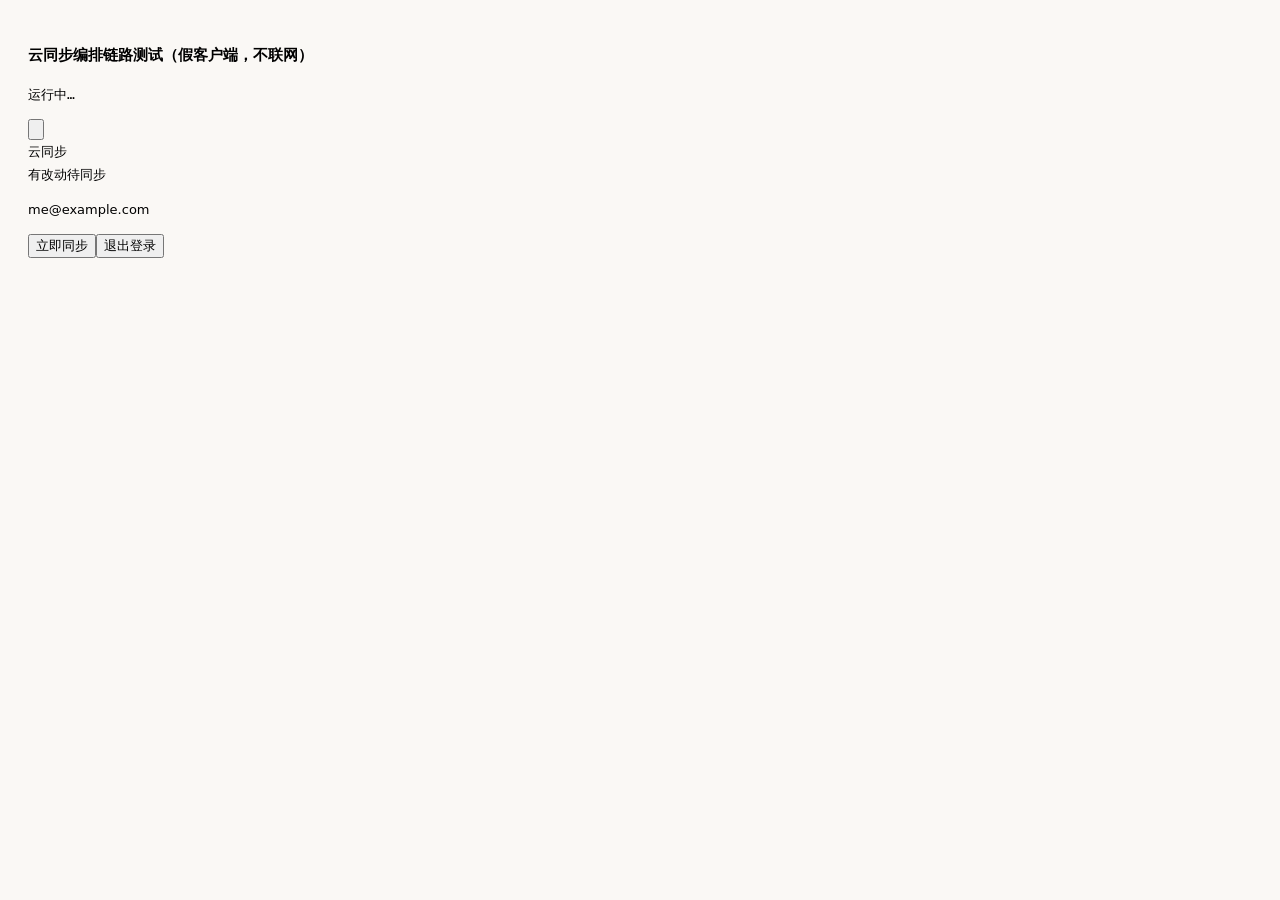
<file: study-assistant/sync-e2e.test.html>
<!DOCTYPE html>
<html lang="zh-CN">
<head>
<meta charset="UTF-8">
<title>云同步链路测试</title>
<style>body{font:13px/1.7 system-ui;padding:20px;background:#faf8f5}pre{white-space:pre-wrap}.ok{color:#2d7d3f}.bad{color:#c0302b;font-weight:700}</style>
</head>
<body>
<h3>云同步编排链路测试（假客户端，不联网）</h3>
<pre id="out">运行中…</pre>

<script>
/* ---- 一个最小的假 Supabase 客户端：内存里存 (user_id,key) -> row ---- */
const cloudRows=new Map();
const rowKey=(u,k)=>u+'|'+k;
let netLog=[];

const fakeUser={id:'u-1',email:'me@example.com'};
let authCb=null;

const fakeClient={
  from(){ return {
    select(){ return {
      eq(_col,uid){
        netLog.push('SELECT');
        const out=[];
        cloudRows.forEach((v,kk)=>{ if(kk.startsWith(uid+'|')) out.push(v); });
        return Promise.resolve({data:out,error:null});
      }
    };},
    upsert(rows){
      netLog.push('UPSERT x'+rows.length);
      rows.forEach(r=>cloudRows.set(rowKey(r.user_id,r.key),
        {key:r.key,value:r.value,updated_at:r.updated_at}));
      return Promise.resolve({error:null});
    }
  };},
  auth:{
    getSession(){ return Promise.resolve({data:{session:{user:fakeUser}}}); },
    onAuthStateChange(cb){ authCb=cb; return {data:{subscription:{unsubscribe(){}}}}; },
    signOut(){ return Promise.resolve({}); }
  }
};

window.CLOUD_CONFIG={url:'http://fake',anonKey:'fake',client:fakeClient};

/* 被测模块需要的刷新钩子，这里只记录被调用过 */
let notified=[],storageEvents=[];
window.addEventListener('storage',e=>{if(e.key)storageEvents.push(e.key);});
window.idiomAppRefresh=()=>notified.push('idiom');
window.timerRecordsRefresh=()=>notified.push('timer');
window.composeReload=()=>notified.push('compose');
window.scoreHistoryRefresh=()=>notified.push('score');
window.applyTheme=t=>{notified.push('theme');localStorage.setItem('study-theme',t);};
</script>
<script src="sync-merge.js"></script>
<script src="cloud-sync.js"></script>
<script>
const out=document.getElementById('out');
let pass=0,fail=0,lines=[];
function eq(name,got,want){
  const g=JSON.stringify(got),w=JSON.stringify(want);
  if(g===w){pass++;lines.push('  ✓ '+name);}
  else{fail++;lines.push('  ✗ '+name+'\n      得到 '+g+'\n      期望 '+w);}
}
const sleep=ms=>new Promise(r=>setTimeout(r,ms));
const SCORE='study-score-history.v1', SHEET='study-compose-sheet.v1', TIMER='study_records_2026_9_10';
const rec=(id,ts,v)=>({id:id,updatedAt:ts,totalScore:v});

function resetAll(){
  localStorage.clear(); cloudRows.clear(); netLog=[]; notified=[]; storageEvents=[];
}

function fin(extra){
  out.innerHTML=lines.join('\n')+(extra?'\n\n'+extra:'')+'\n\n'+
    (fail?'<span class="bad">✗ 失败 '+fail+' 项</span>':'<span class="ok">✓ 全部通过</span>')+
    '（共 '+(pass+fail)+' 项）';
  window.__testResult={pass:pass,fail:fail};
}

(async function main(){ try{ await run(); fin(); }
  catch(e){ fail++; lines.push('  ✗ 抛异常中断：'+(e&&e.stack||e)); fin(); } })();

async function run(){
  await sleep(400);   // 等 boot() 完成首次同步

  /* ===== 1. 首次上传：本地有数据、云端空 ===== */
  lines.push('\n1. 首次同步把本地数据推上云端');
  resetAll();
  localStorage.setItem(SCORE,JSON.stringify([rec('a','2026-09-01',60)]));
  localStorage.setItem(SHEET,JSON.stringify({t:'第一版答卷',l:1200}));
  await window.cloudSync.sync(); await sleep(50);
  eq('云端出现两行',cloudRows.size,2);
  eq('成绩上传正确',cloudRows.get('u-1|'+SCORE).value.v.map(r=>r.id),['a']);
  eq('答卷上传正确',cloudRows.get('u-1|'+SHEET).value.v.t,'第一版答卷');

  /* ===== 2. 核心场景：浏览器清空本地数据后重新登录 ===== */
  lines.push('\n2. 浏览器清空 localStorage 后能整份找回（核心场景）');
  localStorage.clear();                       // 模拟浏览器自动清理
  notified=[]; storageEvents=[];
  eq('清理后本地确实是空的',localStorage.getItem(SCORE),null);
  await window.cloudSync.sync(); await sleep(50);
  eq('成绩记录找回',JSON.parse(localStorage.getItem(SCORE)).map(r=>r.id),['a']);
  eq('答卷正文找回',JSON.parse(localStorage.getItem(SHEET)).t,'第一版答卷');
  eq('云端没有被空数据覆盖',cloudRows.get('u-1|'+SCORE).value.v.length,1);
  eq('派发了 storage 事件让成绩模块重读',storageEvents.indexOf('study-score-history.v1')>=0,true);
  eq('通知了答题卡重载',notified.indexOf('compose')>=0,true);

  /* ===== 3. 本地新增后自动推送 ===== */
  lines.push('\n3. 本地新增会被推上去');
  const cur=JSON.parse(localStorage.getItem(SCORE));
  cur.push(rec('b','2026-09-10',88));
  localStorage.setItem(SCORE,JSON.stringify(cur));
  await window.cloudSync.sync(); await sleep(50);
  eq('云端拿到两条',cloudRows.get('u-1|'+SCORE).value.v.map(r=>r.id).sort(),['a','b']);

  /* ===== 4. 另一台设备删除，本设备同步后跟着删 ===== */
  lines.push('\n4. 别的设备删掉的记录会同步下来');
  cloudRows.set('u-1|'+SCORE,{key:SCORE,
    value:{v:[rec('a','2026-09-01',60)],del:{'b':'2026-09-11T00:00:00.000Z'}},
    updated_at:'2026-09-11T00:00:00.000Z'});
  await window.cloudSync.sync(); await sleep(50);
  eq('本地 b 被删掉',JSON.parse(localStorage.getItem(SCORE)).map(r=>r.id),['a']);

  /* ===== 5. 本地删除会立墓碑并推上去，不会被云端复活 ===== */
  lines.push('\n5. 本地删除不会被云端并集复活');
  localStorage.setItem(SCORE,JSON.stringify([]));      // 本地删光
  await window.cloudSync.sync(); await sleep(50);
  eq('云端也清空了',cloudRows.get('u-1|'+SCORE).value.v.length,0);
  eq('云端为 a 立了墓碑（b 的墓碑来自第 4 步，应一并保留）',
     Object.keys(cloudRows.get('u-1|'+SCORE).value.del).sort(),['a','b']);
  await window.cloudSync.sync(); await sleep(50);
  eq('再同步一次也不会复活',JSON.parse(localStorage.getItem(SCORE)).length,0);

  /* ===== 6. 计时记录靠指纹去重 ===== */
  lines.push('\n6. 计时记录不会重复累积');
  const s1={start:'09:00',end:'10:00',duration:3600};
  localStorage.setItem(TIMER,JSON.stringify([s1]));
  await window.cloudSync.sync(); await sleep(50);
  await window.cloudSync.sync(); await sleep(50);
  await window.cloudSync.sync(); await sleep(50);
  eq('同步三次仍然只有一条',JSON.parse(localStorage.getItem(TIMER)).length,1);

  /* ===== 7. 无改动时不产生多余上传 ===== */
  lines.push('\n7. 没有改动时不重复上传');
  netLog=[];
  await window.cloudSync.sync(); await sleep(50);
  eq('没有产生任何 UPSERT',netLog.filter(x=>x.indexOf('UPSERT')===0),[]);

  /* ===== 8. 本地写入会触发防抖推送 ===== */
  lines.push('\n8. 本地写入会自动排队推送');
  netLog=[];
  localStorage.setItem(SHEET,JSON.stringify({t:'改过的答卷',l:1200}));
  await sleep(3600);    // 防抖 3 秒
  eq('自动推送发生了',netLog.indexOf('SELECT')>=0,true);
  eq('云端拿到新正文',cloudRows.get('u-1|'+SHEET).value.v.t,'改过的答卷');

  /* ===== 9. 同步进行中的并发请求要合并重跑，不能被丢掉 ===== */
  lines.push('\n9. 同步期间的改动不会被丢掉');
  netLog=[];
  const inflight=window.cloudSync.sync();          // 第一轮还在跑
  localStorage.setItem(SHEET,JSON.stringify({t:'同步途中又改了',l:1200}));
  await window.cloudSync.sync();                   // 这一次应该被记下并补跑
  await inflight; await sleep(400);
  eq('途中的改动最终推上去了',cloudRows.get('u-1|'+SHEET).value.v.t,'同步途中又改了');
  eq('确实跑了不止一轮',netLog.filter(x=>x==='SELECT').length>=2,true);

  /* ===== 10. 推送完成后状态要回到「已同步」，不能卡在「有改动待同步」 ===== */
  lines.push('\n10. 推送完成后状态回到「已同步」');
  const statusEl=document.getElementById('cloudStatus');
  localStorage.setItem(SHEET,JSON.stringify({t:'看状态会不会卡住',l:1200}));
  await sleep(300);
  eq('刚改完显示待同步',statusEl.textContent.indexOf('待同步')>=0,true);
  await sleep(4000);                       // 等防抖 3 秒 + 同步跑完
  eq('推完之后回到已同步',statusEl.textContent.indexOf('已同步')>=0,true);
  eq('不再显示待同步',statusEl.textContent.indexOf('待同步')<0,true);
  eq('按钮状态点变绿',document.getElementById('cloudBtnDot').className.indexOf('is-ok')>=0,true);
}
</script>
</body>
</html>
</file>
<file: study-assistant/score-history.css>
.score-main-content{
  overflow-y:auto!important;
  display:block!important;
  padding-bottom:24px;
}
.score-table-wrap{
  height:auto!important;
  min-height:0!important;
  display:block!important;
}
.score-input.is-invalid,
.score-form-field input.is-invalid,
.score-form-field textarea.is-invalid{
  border-color:rgba(var(--danger-rgb),.78)!important;
  box-shadow:0 0 0 3px rgba(var(--danger-rgb),.12)!important;
}
.score-save-panel{
  margin-top:16px;padding:18px 20px;border-radius:20px;
  background:linear-gradient(180deg,rgba(255,255,255,.30),rgba(255,255,255,.12));
  border:1px solid rgba(255,255,255,.48);border-top-color:rgba(255,255,255,.76);
  box-shadow:0 12px 30px -22px rgba(var(--shadow-rgb),.22),inset 0 1px 0 rgba(255,255,255,.65);
}
.score-save-heading,.score-save-actions,.score-panel-heading{
  display:flex;align-items:center;justify-content:space-between;gap:16px;
}
.score-save-heading h2,.score-panel-heading h2{font-size:14px;font-weight:750;color:var(--text)}
.score-save-heading p,.score-panel-heading p{margin-top:3px;font-size:11px;color:var(--text-secondary)}
.score-save-fields{display:grid;grid-template-columns:170px 180px minmax(260px,1fr);gap:12px;margin-top:15px;align-items:start}
.score-form-field{display:flex;flex-direction:column;gap:6px;min-width:0}
.score-form-field>span{font-size:11px;font-weight:700;color:var(--text-secondary)}
.score-form-field small{font-size:10px;font-weight:500;color:var(--text-muted)}
.score-form-field input,.score-form-field textarea{
  width:100%;border:1px solid rgba(255,255,255,.58);border-radius:12px;
  background:rgba(255,255,255,.28);color:var(--text);font:inherit;font-size:13px;outline:none;
  box-shadow:inset 0 1px 0 rgba(255,255,255,.68);transition:border-color .2s,box-shadow .2s,background .2s;
}
.score-form-field input{height:40px;padding:0 11px}
.score-form-field textarea{padding:10px 11px;resize:vertical;min-height:62px;line-height:1.45}
.score-form-field input:focus,.score-form-field textarea:focus{
  border-color:rgba(var(--primary-rgb),.58);background:rgba(255,255,255,.44);box-shadow:0 0 0 3px rgba(var(--primary-rgb),.10);
}
.score-save-actions{margin-top:12px;min-height:38px}
.score-form-message{font-size:12px;color:var(--danger);min-height:18px;line-height:1.5}
.score-form-message.is-success{color:#557b63}
.score-primary-btn,.score-clear-btn,.score-action-btn{
  border:1px solid rgba(255,255,255,.55);font:inherit;font-weight:700;cursor:pointer;
  transition:transform .2s,box-shadow .2s,border-color .2s,background .2s;
}
.score-primary-btn{
  min-width:134px;height:40px;padding:0 18px;border-radius:13px;color:#fff;
  background:linear-gradient(135deg,rgba(var(--primary-rgb),.95),rgba(var(--primary-rgb),.76));
  box-shadow:0 8px 20px -9px rgba(var(--primary-rgb),.55),inset 0 1px 0 rgba(255,255,255,.35);
}
.score-primary-btn:hover,.score-action-btn:hover,.score-clear-btn:hover{transform:translateY(-1px);border-color:rgba(var(--primary-rgb),.44)}
.score-primary-btn:disabled{opacity:.5;cursor:not-allowed;transform:none}
.score-clear-btn{
  height:34px;padding:0 12px;border-radius:11px;background:rgba(255,255,255,.22);color:var(--text-secondary);font-size:11px;
}

.score-history-container{max-width:1320px}
.score-history-header{padding-bottom:12px}
.score-history-progress{width:100%;opacity:.65}
.score-history-main{flex:1;min-height:0;overflow-y:auto;padding:0 22px 22px;scrollbar-gutter:stable}
.score-stats{display:grid;grid-template-columns:repeat(3,minmax(0,1fr));gap:12px;margin-bottom:14px}
.score-stat{
  min-height:78px;padding:15px 17px;border-radius:18px;display:flex;flex-direction:column;justify-content:center;
  background:linear-gradient(180deg,rgba(255,255,255,.31),rgba(255,255,255,.13));
  border:1px solid rgba(255,255,255,.48);border-top-color:rgba(255,255,255,.78);
  box-shadow:0 10px 25px -20px rgba(var(--shadow-rgb),.24),inset 0 1px 0 rgba(255,255,255,.65);
}
.score-stat span{font-size:10.5px;color:var(--text-secondary);font-weight:700}
.score-stat strong{margin-top:4px;font-size:24px;line-height:1.1;color:var(--text);font-variant-numeric:tabular-nums}
.score-chart-panel,.score-records-panel{
  padding:17px;border:1px solid rgba(255,255,255,.46);border-top-color:rgba(255,255,255,.76);border-radius:20px;
  background:linear-gradient(180deg,rgba(255,255,255,.27),rgba(255,255,255,.10));
  box-shadow:0 14px 32px -26px rgba(var(--shadow-rgb),.24),inset 0 1px 0 rgba(255,255,255,.63);
}
.score-records-panel{margin-top:14px}
.score-panel-heading>span{font-size:11px;color:var(--text-muted);white-space:nowrap}
.score-chart-wrap{
  position:relative;width:100%;height:clamp(240px,34vh,360px);margin-top:12px;overflow:hidden;
  border-radius:14px;background:rgba(255,255,255,.12);border:1px solid rgba(255,255,255,.34);
}
.score-chart-wrap svg{display:block;width:100%;height:100%;overflow:visible}
.score-chart-empty{height:100%;display:flex;flex-direction:column;align-items:center;justify-content:center;padding:24px;text-align:center;color:var(--text-secondary)}
.score-chart-empty strong{font-size:14px;color:var(--text);margin-bottom:5px}
.score-chart-empty span{font-size:12px;line-height:1.5}
.score-chart-note{position:absolute;left:50%;bottom:8px;transform:translateX(-50%);font-size:10px;color:var(--text-muted);white-space:nowrap}
.score-chart-tooltip{
  position:absolute;z-index:4;pointer-events:none;max-width:190px;padding:9px 11px;border-radius:10px;
  background:rgba(255,255,255,.92);border:1px solid rgba(var(--primary-rgb),.16);color:var(--text);
  box-shadow:0 10px 26px -12px rgba(var(--shadow-rgb),.32);font-size:11px;line-height:1.55;white-space:pre-line;
}
body[data-theme="mint"] .score-chart-tooltip{background:rgba(244,250,247,.94)}
.score-chart-toggles{display:flex;flex-wrap:wrap;justify-content:center;gap:8px 14px;margin-top:13px}
.score-chart-toggle{display:inline-flex;align-items:center;gap:6px;border:0;background:transparent;color:var(--text-secondary);font:inherit;font-size:11px;font-weight:650;cursor:pointer;padding:4px 2px}
.score-chart-toggle-dot{width:11px;height:11px;border-radius:50%;border:2px solid var(--line-color);background:transparent;box-shadow:0 0 0 2px rgba(255,255,255,.45)}
.score-chart-toggle[aria-pressed="true"]{color:var(--text)}
.score-chart-toggle[aria-pressed="true"] .score-chart-toggle-dot{background:var(--line-color);box-shadow:0 0 0 2px rgba(255,255,255,.65),0 0 0 3px var(--line-color)}

.score-history-table-wrap{margin-top:12px;overflow-x:auto;border-radius:14px;border:1px solid rgba(255,255,255,.38)}
.score-history-table{width:100%;min-width:1120px;border-collapse:collapse;table-layout:fixed;font-size:11px}
.score-history-table th{padding:10px 8px;text-align:left;color:var(--text-secondary);background:rgba(var(--success-rgb),.24);font-size:10px;white-space:nowrap}
.score-history-table td{padding:10px 8px;border-top:1px solid rgba(var(--shadow-rgb),.08);color:var(--text);vertical-align:middle;font-variant-numeric:tabular-nums}
.score-history-table tbody tr:not(.score-detail-row):hover td{background:rgba(255,255,255,.17)}
.score-history-table th:nth-child(1){width:94px}.score-history-table th:nth-child(2){width:88px}.score-history-table th:nth-child(3){width:72px}
.score-history-table th:nth-child(n+4):nth-child(-n+9){width:88px}.score-history-table th:nth-child(10){width:160px}.score-history-table th:nth-child(11){width:104px}
.score-total-cell{font-size:14px;font-weight:800;color:var(--primary)!important}
.score-judgement-toggle,.score-note-preview{border:0;background:transparent;font:inherit;color:inherit;text-align:left;cursor:pointer;padding:0}
.score-judgement-toggle{text-decoration:underline;text-decoration-style:dotted;text-underline-offset:3px}
.score-note-preview{display:block;width:100%;overflow:hidden;text-overflow:ellipsis;white-space:nowrap;color:var(--text-secondary)}
.score-actions{display:flex;gap:6px}
.score-action-btn{height:28px;padding:0 8px;border-radius:9px;background:rgba(255,255,255,.22);color:var(--text-secondary);font-size:10px}
.score-action-btn.is-danger{color:#9d5555}
.score-detail-row td{padding:0!important;background:rgba(var(--primary-rgb),.06)}
.score-detail-content{display:grid;grid-template-columns:repeat(4,minmax(0,1fr));gap:8px;padding:11px 14px;color:var(--text-secondary)}
.score-detail-content strong{display:block;color:var(--text);margin-bottom:2px}
.score-detail-note{grid-column:1/-1;padding-top:8px;border-top:1px solid rgba(var(--shadow-rgb),.08);white-space:pre-wrap;overflow-wrap:anywhere}
.score-history-cards{display:none;margin-top:12px}
.score-record-card{
  padding:15px;border-radius:17px;border:1px solid rgba(255,255,255,.48);border-top-color:rgba(255,255,255,.76);
  background:linear-gradient(180deg,rgba(255,255,255,.29),rgba(255,255,255,.12));box-shadow:0 12px 28px -24px rgba(var(--shadow-rgb),.28);
}
.score-record-card+.score-record-card{margin-top:10px}
.score-card-head{display:flex;align-items:flex-start;justify-content:space-between;gap:12px}
.score-card-score{font-size:22px;font-weight:800;color:var(--primary);font-variant-numeric:tabular-nums}
.score-card-meta{font-size:11px;color:var(--text-secondary);margin-top:3px}
.score-card-grid{display:grid;grid-template-columns:repeat(2,minmax(0,1fr));gap:7px 12px;margin-top:12px;font-size:12px}
.score-card-grid span{color:var(--text-secondary)}.score-card-grid strong{color:var(--text);font-weight:700}
.score-card-details{margin-top:10px;border-top:1px solid rgba(var(--shadow-rgb),.08);padding-top:9px}
.score-card-details summary{font-size:11px;color:var(--text-secondary);cursor:pointer}
.score-card-details .score-detail-content{grid-template-columns:repeat(2,minmax(0,1fr));padding:9px 0 0;font-size:11px}
.score-card-note{display:-webkit-box;-webkit-line-clamp:3;-webkit-box-orient:vertical;overflow:hidden;margin-top:10px;font-size:12px;line-height:1.55;color:var(--text-secondary);white-space:pre-wrap;overflow-wrap:anywhere}
.score-card-actions{display:flex;justify-content:flex-end;gap:8px;margin-top:11px}
.score-records-empty{padding:34px 12px;text-align:center;font-size:12px;color:var(--text-muted)}

.score-edit-modal{width:min(680px,calc(100vw - 32px));padding:22px}
.score-edit-modal .modal-btn.confirm{background:linear-gradient(135deg,rgba(var(--primary-rgb),.94),rgba(var(--primary-rgb),.74));color:#fff;border-color:rgba(var(--primary-rgb),.34)}
.score-edit-scroll{max-height:min(66vh,620px);overflow-y:auto;padding:2px 4px 2px 2px}
.score-edit-meta{display:grid;grid-template-columns:repeat(2,minmax(0,1fr));gap:12px}
.score-edit-grid{display:grid;grid-template-columns:repeat(3,minmax(0,1fr));gap:10px;margin:14px 0}
.score-edit-field{position:relative}.score-edit-field input{padding-right:38px}.score-edit-max{position:absolute;right:10px;bottom:12px;font-size:10px;color:var(--text-muted);pointer-events:none}

@media(min-width:821px){
  .score-history-container{height:calc(100vh - 92px)}
}
@media(max-width:820px){
  .score-save-fields{grid-template-columns:repeat(2,minmax(0,1fr))}.score-note-field{grid-column:1/-1}
  .score-history-container{max-width:760px}
  .score-history-table-wrap{display:none}.score-history-cards{display:block}
}
@media(max-width:700px){
  .score-main-content{padding:0 16px 18px!important}
  .score-save-panel{padding:16px;margin-top:12px}
  .score-history-main{padding:0 16px 18px}
  .score-chart-panel,.score-records-panel{padding:14px;border-radius:18px}
  .score-chart-wrap{height:270px}
  .score-edit-grid{grid-template-columns:repeat(2,minmax(0,1fr))}
}
@media(max-width:480px){
  .bottom-nav{width:calc(100% - 24px);gap:2px;padding-left:5px;padding-right:5px}
  .nav-item{flex:1;min-width:0!important;padding:9px 5px!important}
  .nav-item span{font-size:9.5px}
  .score-save-heading{align-items:flex-start;flex-direction:column}.score-clear-btn{align-self:flex-end}
  .score-save-fields,.score-edit-meta{grid-template-columns:1fr}.score-note-field{grid-column:auto}
  .score-save-actions{align-items:stretch;flex-direction:column}.score-primary-btn{width:100%}
  .score-stats{gap:7px}.score-stat{min-height:68px;padding:11px 10px}.score-stat strong{font-size:20px}.score-stat span{font-size:9.5px}
  .score-chart-wrap{height:250px}.score-chart-toggles{justify-content:flex-start;gap:7px 12px}
  .score-edit-modal{padding:18px}.score-edit-grid{grid-template-columns:1fr}
}

/* 国考 / 省考 标签与两块估算面板 */
.score-exam-tabs{display:inline-flex;gap:4px;padding:4px;border-radius:15px;background:rgba(255,255,255,.22);border:1px solid rgba(255,255,255,.5);box-shadow:inset 0 1px 0 rgba(255,255,255,.6)}
.score-exam-tab{min-width:76px;height:34px;padding:0 18px;border:0;border-radius:11px;background:transparent;color:var(--text-secondary);font:inherit;font-size:13px;font-weight:700;cursor:pointer;transition:background .2s,color .2s}
.score-exam-tab[aria-selected="true"]{background:linear-gradient(135deg,rgba(var(--primary-rgb),.95),rgba(var(--primary-rgb),.76));color:#fff;box-shadow:0 6px 16px -8px rgba(var(--primary-rgb),.6)}
.score-exam-panel[hidden],.score-table tr[hidden],.score-est-badge[hidden],.score-edit-grid[hidden]{display:none!important}
.score-table .score-input{width:84px}
.score-rate{font-weight:700;color:var(--text)}
.score-data-row.is-estimated .score-rate,.score-data-row.is-estimated .score-earned{color:var(--text-secondary);font-weight:600}
.score-est-badge{display:inline-block;margin-left:6px;padding:1px 7px;border-radius:999px;font-style:normal;font-size:10px;font-weight:700;line-height:1.6;white-space:nowrap;color:var(--primary);background:rgba(var(--primary-rgb),.14);border:1px solid rgba(var(--primary-rgb),.3);vertical-align:middle}
.score-total-cell .score-est-badge{display:block;width:max-content;margin:2px 0 0}
.score-tools{display:flex;align-items:center;justify-content:space-between;gap:12px;flex-wrap:wrap;margin-top:10px;font-size:12px;color:var(--text-secondary)}
.score-rate-setting{display:inline-flex;align-items:center;gap:6px}
.score-rate-setting .score-input{width:60px;height:30px;font-size:13px}
.score-edit-field input{padding-right:11px}
.score-edit-pair{display:flex;align-items:center;gap:6px}
.score-edit-pair input{min-width:0;text-align:center}
</file>
<file: study-assistant/cloud-sync.css>
/* 云同步入口与面板：沿用主题面板的奶油玻璃语言 */
.cloud-toggle-btn{
  width:36px;height:36px;border-radius:12px;border:none;
  background:linear-gradient(180deg, rgba(255,255,255,0.32) 0%, rgba(255,255,255,0.14) 100%);
  backdrop-filter:blur(20px) saturate(160%);
  -webkit-backdrop-filter:blur(20px) saturate(160%);
  border:1px solid rgba(255,255,255,0.50);
  box-shadow:0 4px 14px rgba(var(--shadow-rgb),0.06),inset 0 1px 0 rgba(255,255,255,0.6);
  color:var(--text-secondary);cursor:pointer;
  display:flex;align-items:center;justify-content:center;
  transition:all 0.35s cubic-bezier(0.16,1,0.3,1);
  position:fixed;top:24px;right:68px;z-index:1001;
}
.cloud-toggle-btn:hover{transform:scale(1.12);color:var(--text);border-color:rgba(var(--primary-rgb),0.40);box-shadow:0 10px 28px rgba(var(--shadow-rgb),0.10)}
.cloud-toggle-btn:active{transform:scale(1.05)}
.cloud-toggle-btn svg{width:18px;height:18px}

/* 状态点直接长在按钮上：面板默认收起，登没登上不能只藏在里面。
   用真实 span 而不是 ::after —— 伪元素的样式没法可靠地读出来验证。 */
.cloud-btn-dot{
  position:absolute;top:-3px;right:-3px;
  width:10px;height:10px;border-radius:50%;
  background:var(--text-muted);
  border:2px solid var(--bg);
  transition:background .3s ease;
  pointer-events:none;
}
.cloud-btn-dot.is-ok{background:var(--success)}
.cloud-btn-dot.is-warn{background:var(--warning)}
.cloud-btn-dot.is-bad{background:var(--danger)}
.cloud-btn-dot.is-busy{background:var(--primary);animation:cloudPulse 1.1s ease-in-out infinite}

.cloud-panel{
  position:fixed;top:70px;right:24px;z-index:1001;
  background:linear-gradient(180deg, rgba(255,255,255,0.34) 0%, rgba(255,255,255,0.18) 100%);
  backdrop-filter:blur(48px) saturate(180%);
  -webkit-backdrop-filter:blur(48px) saturate(180%);
  border:1px solid rgba(255,255,255,0.50);border-top-color:rgba(255,255,255,0.82);
  border-radius:22px;padding:18px;width:268px;
  box-shadow:0 32px 80px -16px rgba(var(--shadow-rgb),0.12),inset 0 1px 1px rgba(255,255,255,0.85);
  opacity:0;transform:translateY(-10px) scale(0.96);pointer-events:none;
  transition:all 0.35s cubic-bezier(0.16,1,0.3,1);
}
.cloud-panel.show{opacity:1;transform:translateY(0) scale(1);pointer-events:auto}
.cloud-panel-title{font-size:14px;font-weight:600;color:var(--text);margin-bottom:10px;display:flex;align-items:center;gap:8px}

.cloud-dot{width:8px;height:8px;border-radius:50%;background:var(--text-muted);flex:none;transition:background .3s ease}
.cloud-dot.is-ok{background:var(--success)}
.cloud-dot.is-warn{background:var(--warning)}
.cloud-dot.is-bad{background:var(--danger)}
.cloud-dot.is-busy{background:var(--primary);animation:cloudPulse 1.1s ease-in-out infinite}
@keyframes cloudPulse{0%,100%{opacity:1}50%{opacity:.35}}

.cloud-status{font-size:11.5px;color:var(--text-secondary);line-height:1.6;margin-bottom:12px;word-break:break-word}
.cloud-hint{font-size:11px;color:var(--text-muted);line-height:1.7;margin-bottom:10px}
.cloud-mail{font-size:12px;color:var(--text);font-weight:600;margin-bottom:10px;word-break:break-all}

.cloud-input{
  width:100%;height:38px;padding:0 12px;margin-bottom:8px;
  border:1px solid rgba(255,255,255,0.58);border-radius:12px;
  background:linear-gradient(180deg,rgba(255,255,255,.38),rgba(255,255,255,.17));
  color:var(--text);font:inherit;font-size:12.5px;outline:none;
  box-shadow:inset 0 1px 0 rgba(255,255,255,.68);
  transition:border-color .25s ease,box-shadow .25s ease;
}
.cloud-input:focus{border-color:rgba(var(--primary-rgb),.58);box-shadow:0 0 0 4px rgba(var(--primary-rgb),.10),inset 0 1px 0 rgba(255,255,255,.8)}
.cloud-input::placeholder{color:var(--text-muted)}
#cloudLoginForm{margin:0}
/* 浏览器自动填充的黄底会盖掉玻璃质感，用超长 inset 阴影顶掉 */
.cloud-input:-webkit-autofill,
.cloud-input:-webkit-autofill:focus{
  -webkit-box-shadow:0 0 0 60px #fdfbf8 inset;
  -webkit-text-fill-color:var(--text);
}

.cloud-btn{
  width:100%;height:38px;margin-bottom:7px;
  border:1px solid rgba(255,255,255,.58);border-radius:12px;
  background:linear-gradient(180deg,rgba(255,255,255,.34),rgba(255,255,255,.14));
  color:var(--text-secondary);font:inherit;font-size:12.5px;font-weight:600;cursor:pointer;
  box-shadow:inset 0 1px 0 rgba(255,255,255,.72);
  transition:all .25s cubic-bezier(.16,1,.3,1);
}
.cloud-btn:hover:not(:disabled){color:var(--text);border-color:rgba(var(--primary-rgb),.4);transform:translateY(-1px)}
.cloud-btn:active:not(:disabled){transform:translateY(0) scale(.98)}
.cloud-btn:disabled{opacity:.4;cursor:default}
.cloud-btn.is-primary{
  color:var(--text);
  background:linear-gradient(180deg,rgba(var(--primary-rgb),.30),rgba(var(--primary-rgb),.14));
  border-color:rgba(var(--primary-rgb),.42);
}
.cloud-btn.is-quiet{font-weight:500;font-size:11.5px;color:var(--text-muted);margin-bottom:0}
.cloud-btn.is-quiet:hover{color:var(--danger);border-color:rgba(var(--danger-rgb),.4)}

body.sl-fullscreen .cloud-toggle-btn,
body.sl-fullscreen .cloud-panel{display:none!important}

@media(max-width:480px){
  /* 主题按钮在 right:24px、宽 36px，这里必须留够 68px 否则两个按钮会压在一起 */
  .cloud-panel{top:70px;right:14px;left:14px;width:auto}
}
@media print{
  .cloud-toggle-btn,.cloud-panel{display:none!important}
}
</file>
